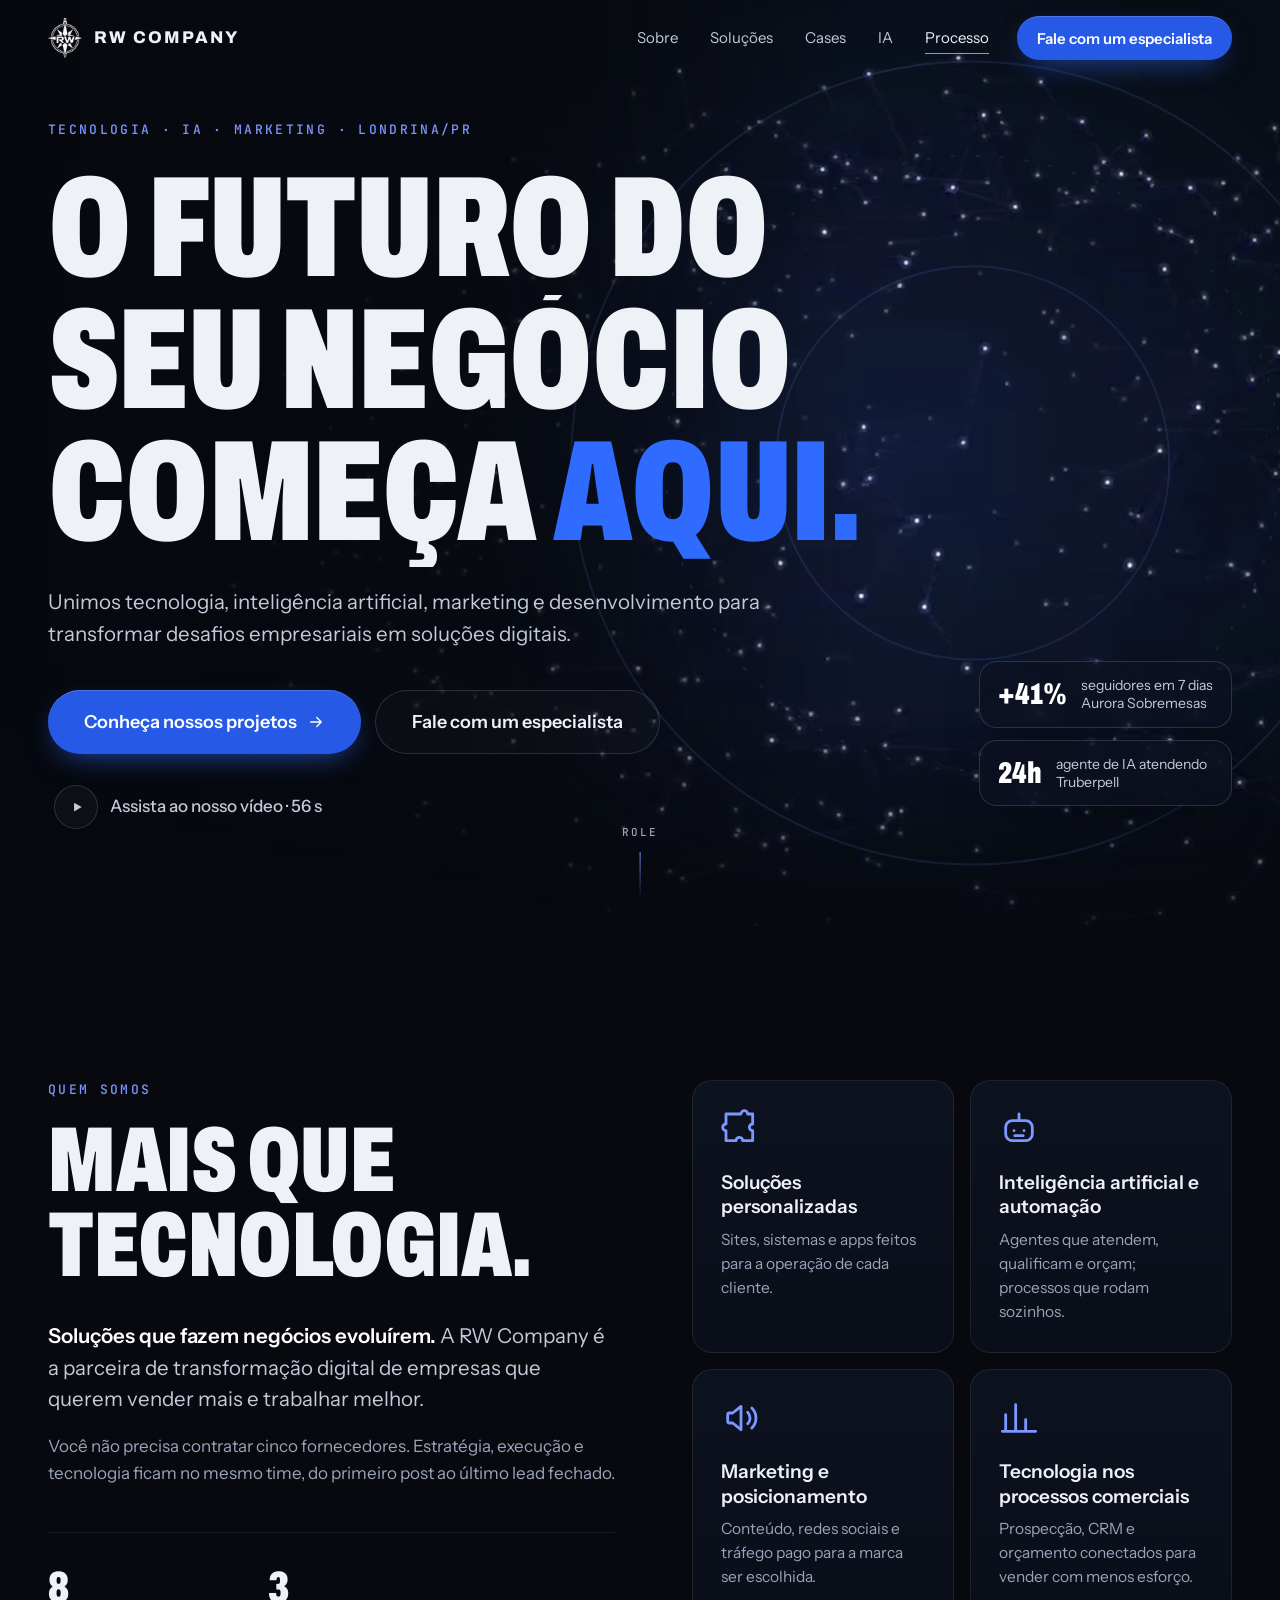
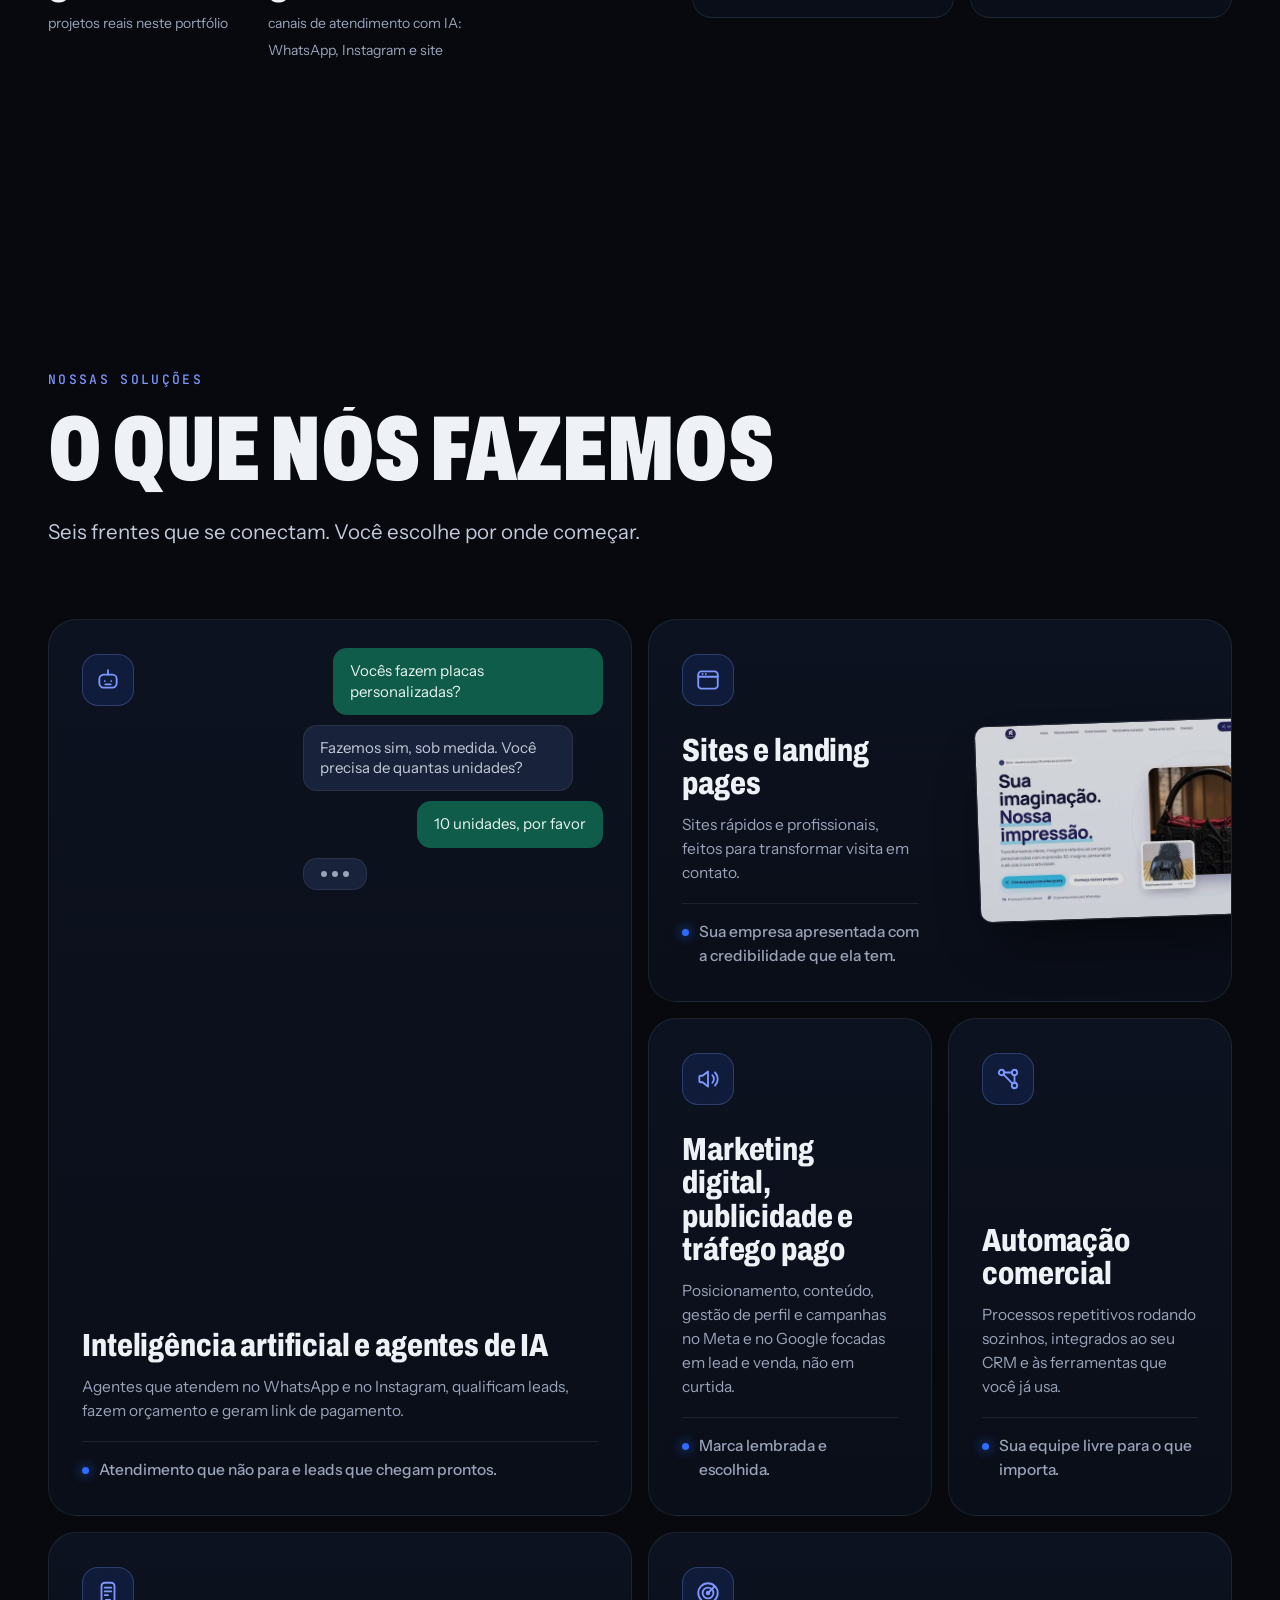
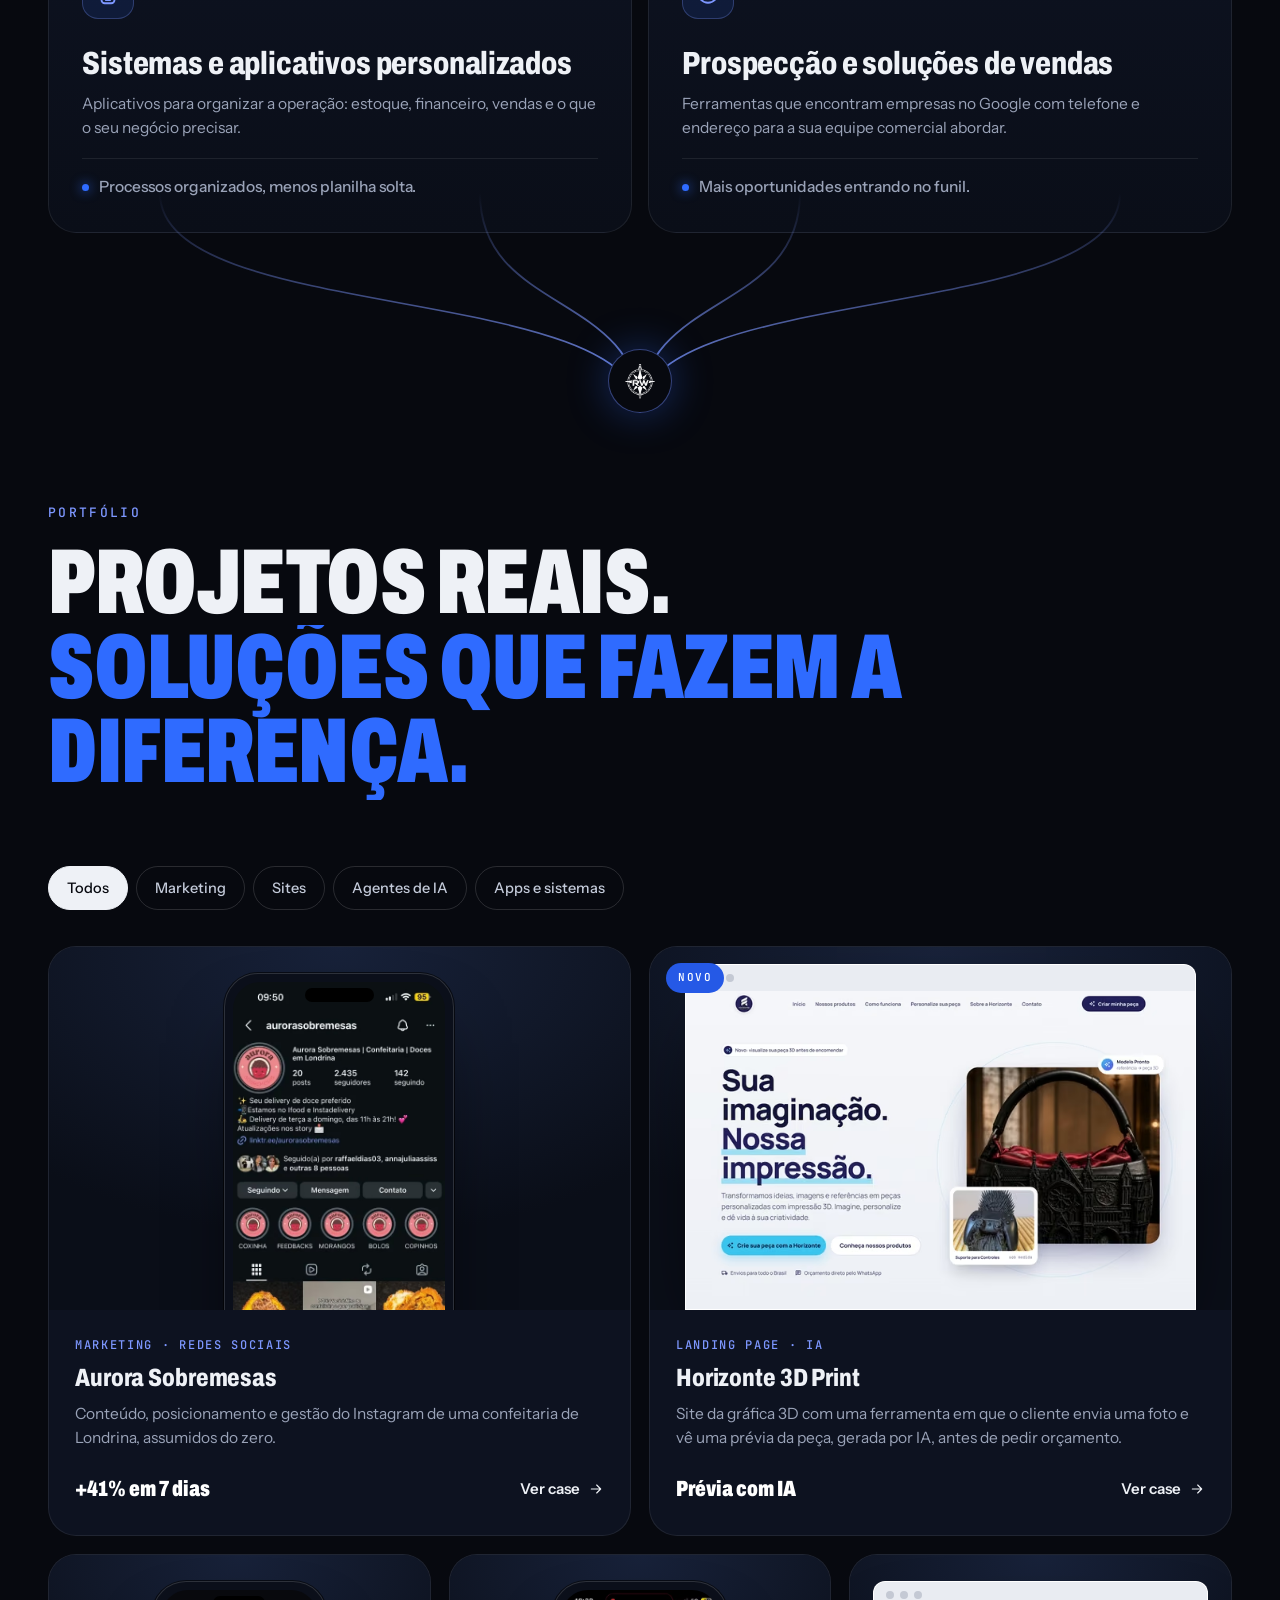
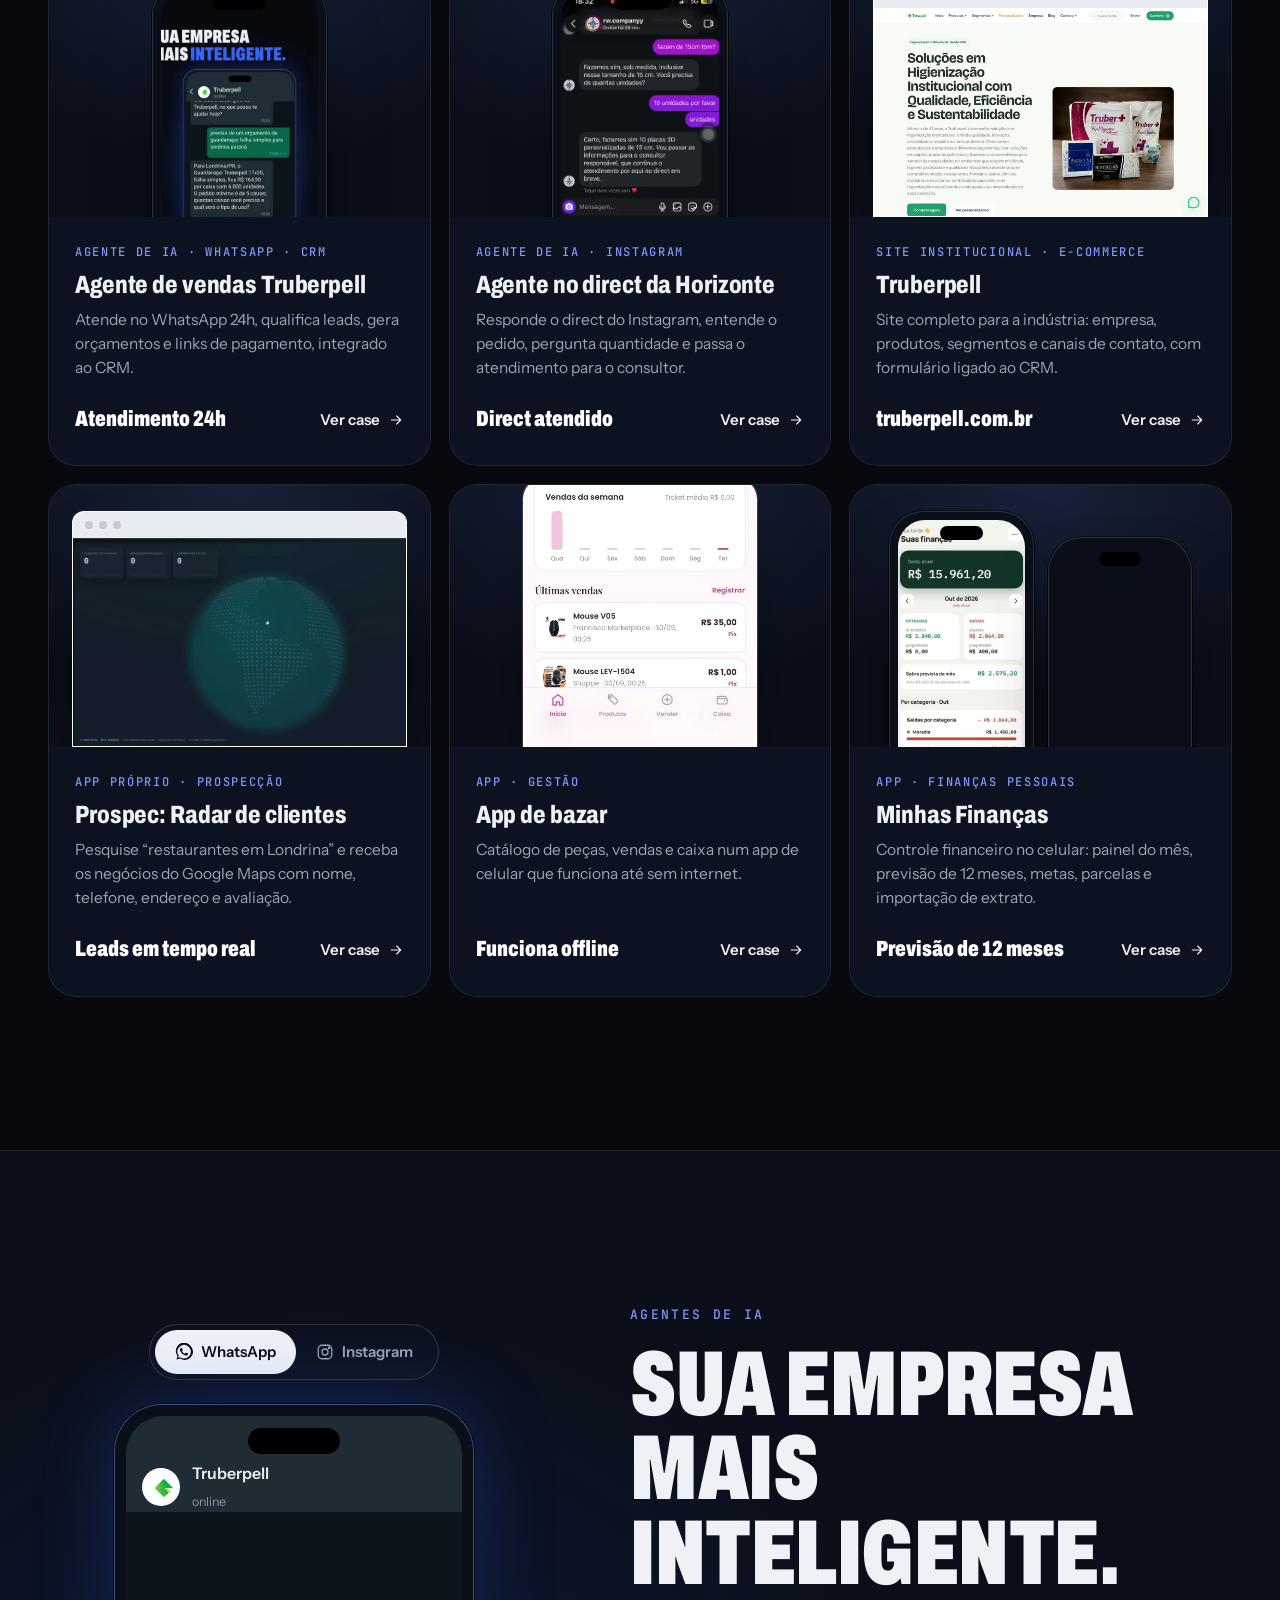
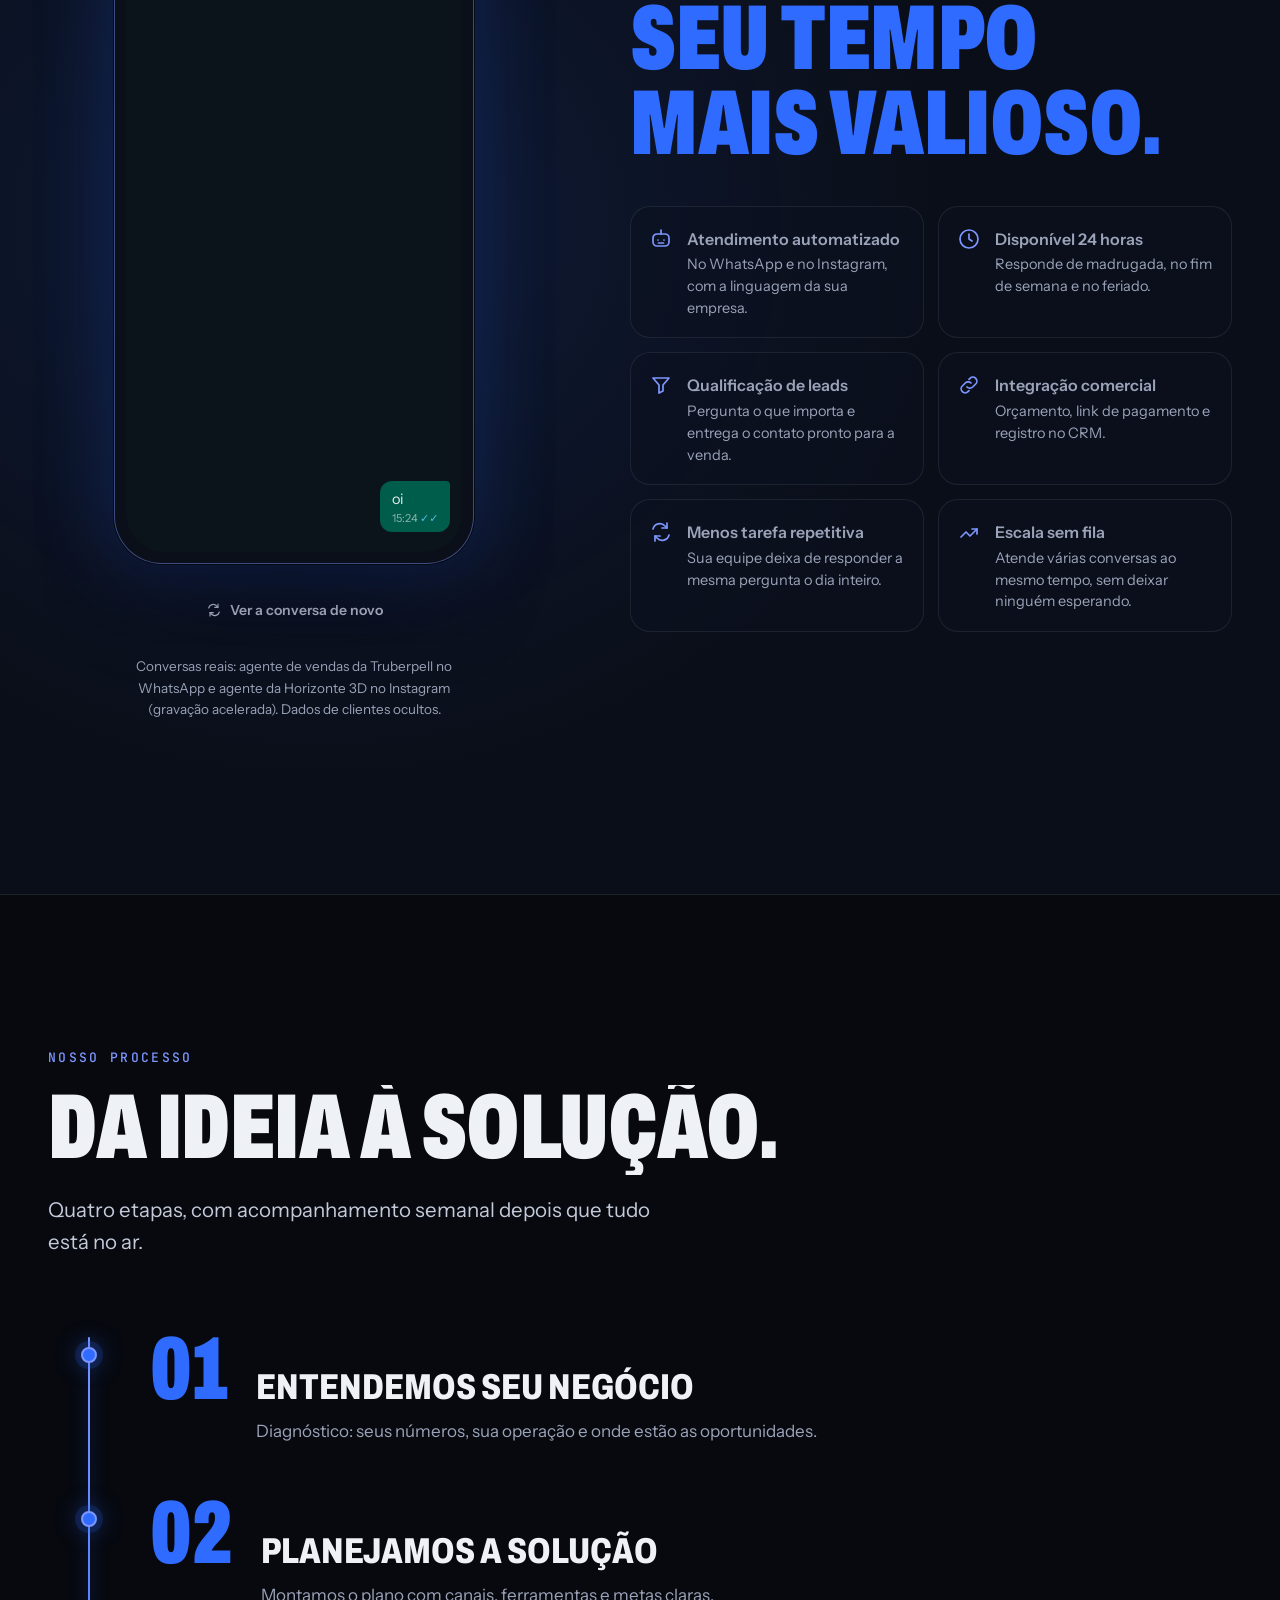
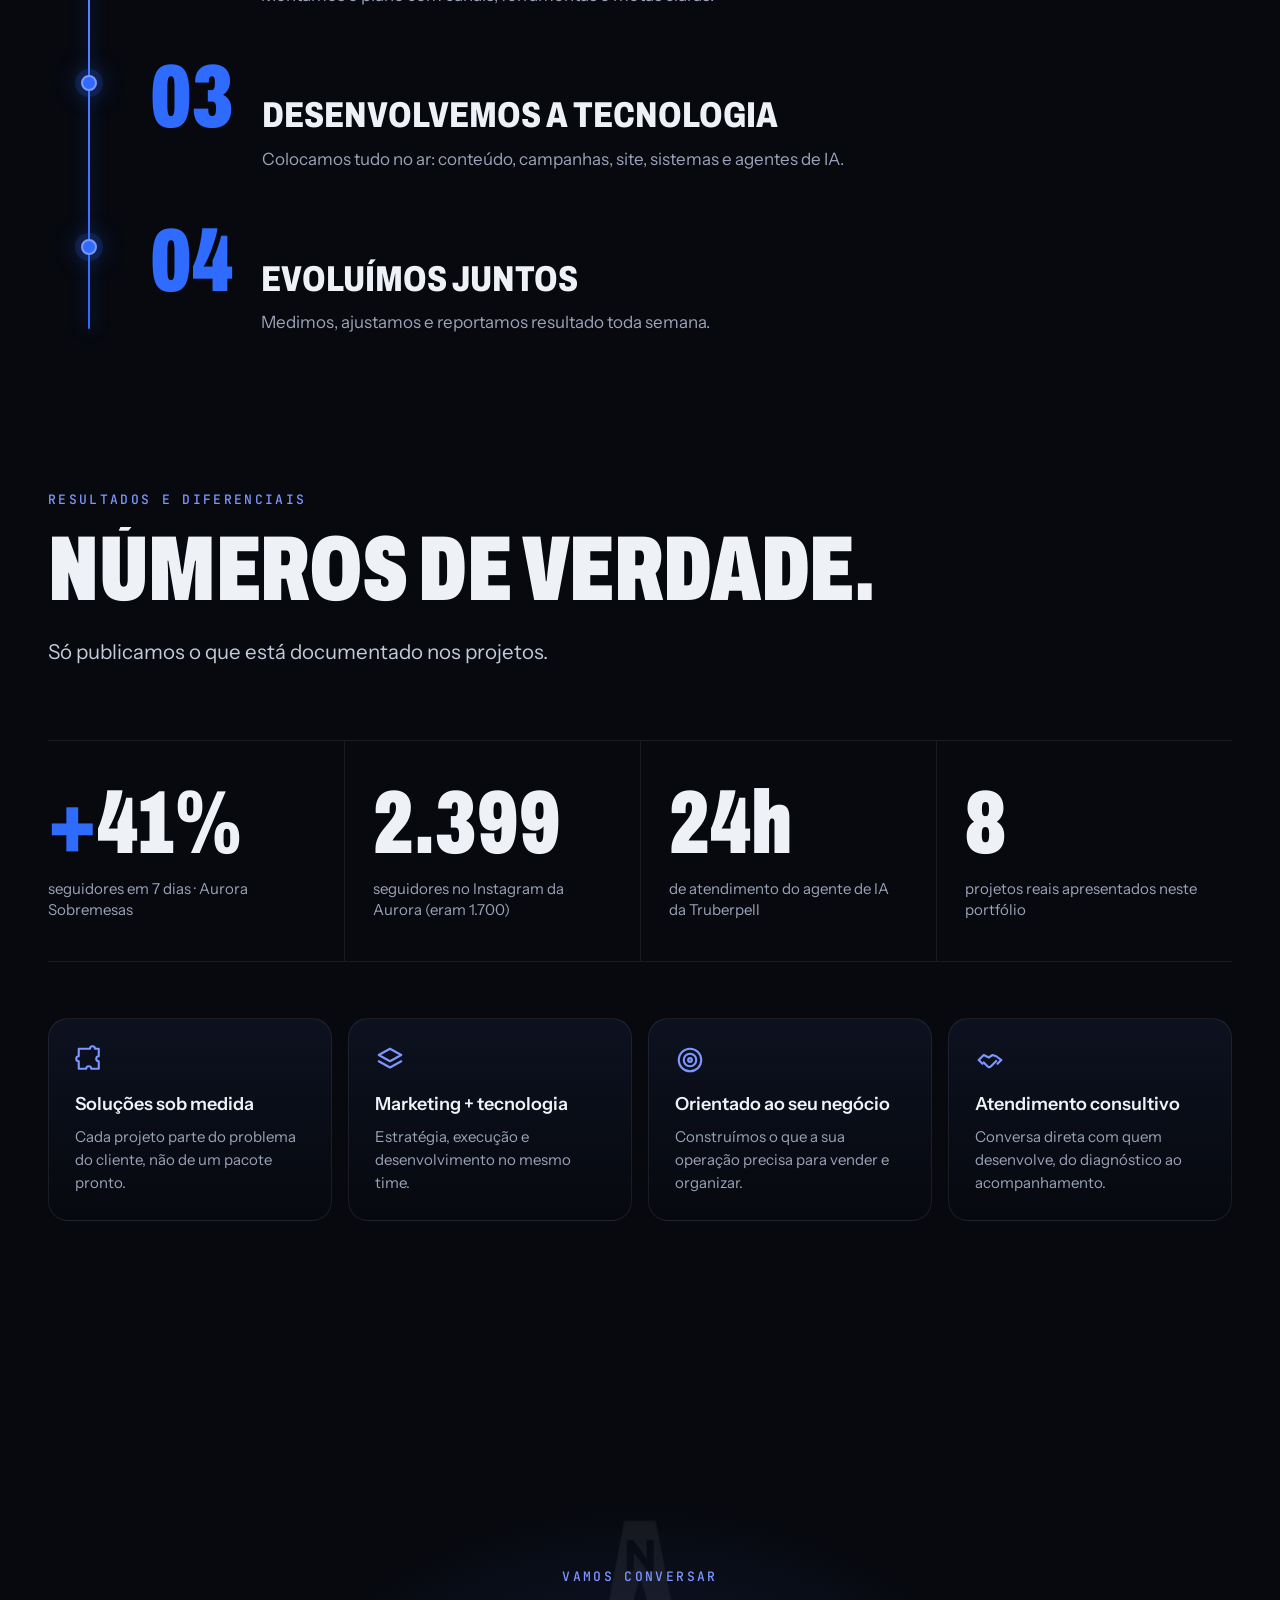
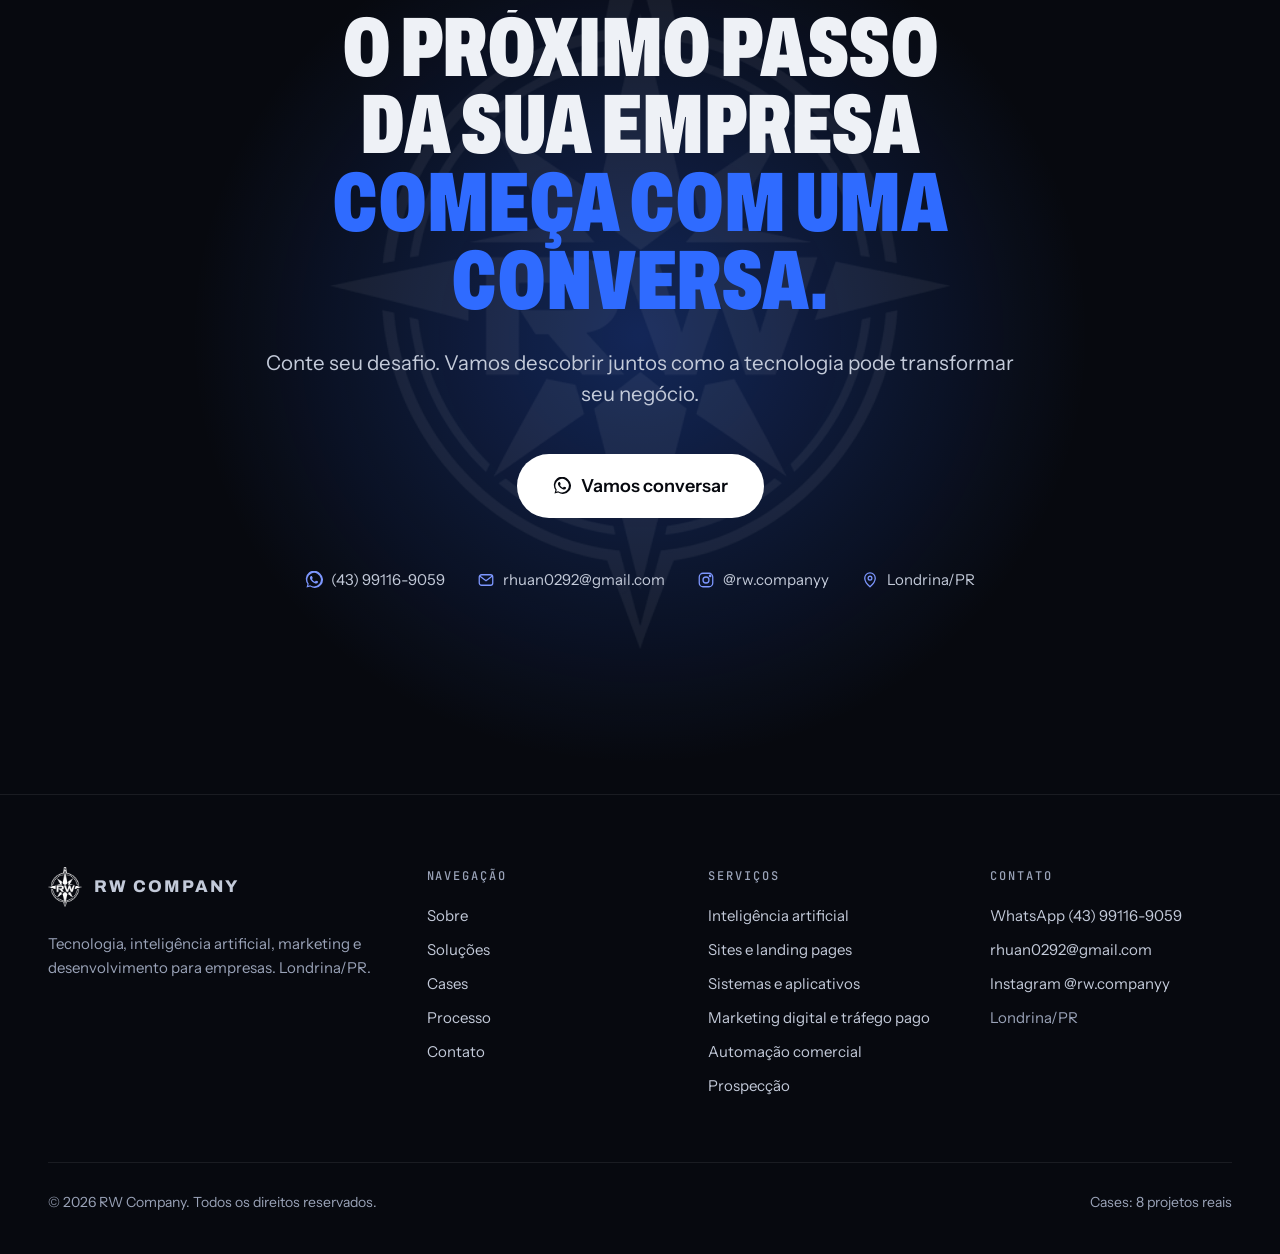
<file: index.html>
<!doctype html>
<html lang="pt-BR">
<head>
<meta charset="utf-8">
<meta name="viewport" content="width=device-width, initial-scale=1, viewport-fit=cover">
<title>RW Company | Tecnologia, IA e marketing para empresas</title>
<meta name="description" content="Unimos tecnologia, inteligência artificial, marketing e desenvolvimento para transformar desafios empresariais em soluções digitais. Londrina/PR.">
<link rel="canonical" href="https://rwcompany.com.br/">
<meta name="theme-color" content="#07090F">
<meta name="color-scheme" content="dark">
<meta property="og:type" content="website">
<meta property="og:locale" content="pt_BR">
<meta property="og:site_name" content="RW Company">
<meta property="og:title" content="RW Company | Tecnologia, IA e marketing para empresas">
<meta property="og:description" content="Unimos tecnologia, inteligência artificial, marketing e desenvolvimento para transformar desafios empresariais em soluções digitais. Londrina/PR.">
<meta property="og:url" content="https://rwcompany.com.br/">
<meta property="og:image" content="https://rwcompany.com.br/assets/img/og.png">
<meta property="og:image:width" content="1200">
<meta property="og:image:height" content="630">
<meta name="twitter:card" content="summary_large_image">
<link rel="icon" href="assets/img/favicon-32.png" sizes="32x32" type="image/png">
<link rel="apple-touch-icon" href="assets/img/apple-touch-icon.png">
<link rel="manifest" href="site.webmanifest">
<link rel="preload" href="assets/fonts/archivo-display.woff2" as="font" type="font/woff2" crossorigin>
<link rel="preload" href="assets/fonts/instrument-sans.woff2" as="font" type="font/woff2" crossorigin>
<link rel="stylesheet" href="assets/css/site.min.css">
<script type="application/ld+json">[{"@context": "https://schema.org", "@type": "ProfessionalService", "name": "RW Company", "url": "https://rwcompany.com.br/", "logo": "https://rwcompany.com.br/assets/img/icon-512.png", "image": "https://rwcompany.com.br/assets/img/og.png", "description": "Tecnologia, inteligência artificial, marketing e desenvolvimento para empresas.", "telephone": "+55-43-99116-9059", "email": "rhuan0292@gmail.com", "address": {"@type": "PostalAddress", "addressLocality": "Londrina", "addressRegion": "PR", "addressCountry": "BR"}, "areaServed": "BR", "sameAs": ["https://instagram.com/rw.companyy"]}, {"@context": "https://schema.org", "@type": "WebSite", "name": "RW Company", "url": "https://rwcompany.com.br/", "inLanguage": "pt-BR"}]</script>
</head>
<body>
<svg width="0" height="0" style="position:absolute" aria-hidden="true"><symbol id="i-arrow" viewBox="0 0 24 24" fill="none" stroke="currentColor" stroke-width="1.7" stroke-linecap="round" stroke-linejoin="round"><path d="M5 12h14M13 6l6 6-6 6"/></symbol><symbol id="i-play" viewBox="0 0 24 24" fill="none" stroke="currentColor" stroke-width="1.7" stroke-linecap="round" stroke-linejoin="round"><path d="M7 4.5v15l13-7.5z" fill="currentColor" stroke="none"/></symbol><symbol id="i-close" viewBox="0 0 24 24" fill="none" stroke="currentColor" stroke-width="1.7" stroke-linecap="round" stroke-linejoin="round"><path d="M6 6l12 12M18 6L6 18"/></symbol><symbol id="i-spark" viewBox="0 0 24 24" fill="none" stroke="currentColor" stroke-width="1.7" stroke-linecap="round" stroke-linejoin="round"><path d="M12 3v4M12 17v4M3 12h4M17 12h4M6.3 6.3l2.5 2.5M15.2 15.2l2.5 2.5M6.3 17.7l2.5-2.5M15.2 8.8l2.5-2.5"/></symbol><symbol id="i-bot" viewBox="0 0 24 24" fill="none" stroke="currentColor" stroke-width="1.7" stroke-linecap="round" stroke-linejoin="round"><rect x="4" y="7" width="16" height="12" rx="4"/><path d="M12 3v4M9 13h.01M15 13h.01M9.5 16h5"/></symbol><symbol id="i-browser" viewBox="0 0 24 24" fill="none" stroke="currentColor" stroke-width="1.7" stroke-linecap="round" stroke-linejoin="round"><rect x="3" y="4" width="18" height="16" rx="3"/><path d="M3 9h18M7 6.5h.01M10 6.5h.01"/></symbol><symbol id="i-app" viewBox="0 0 24 24" fill="none" stroke="currentColor" stroke-width="1.7" stroke-linecap="round" stroke-linejoin="round"><rect x="6" y="2.5" width="12" height="19" rx="3"/><path d="M10 18.5h4"/><path d="M9 7h6M9 10.5h6M9 14h3"/></symbol><symbol id="i-megaphone" viewBox="0 0 24 24" fill="none" stroke="currentColor" stroke-width="1.7" stroke-linecap="round" stroke-linejoin="round"><path d="M4 10v4a1 1 0 0 0 1 1h2l5 4V5L7 9H5a1 1 0 0 0-1 1z"/><path d="M16 8.5a5 5 0 0 1 0 7M18.5 6a8.5 8.5 0 0 1 0 12"/></symbol><symbol id="i-flow" viewBox="0 0 24 24" fill="none" stroke="currentColor" stroke-width="1.7" stroke-linecap="round" stroke-linejoin="round"><circle cx="6" cy="6" r="2.5"/><circle cx="18" cy="18" r="2.5"/><circle cx="18" cy="6" r="2.5"/><path d="M8.5 6h7M18 8.5v7M7.8 7.8l8.4 8.4"/></symbol><symbol id="i-radar" viewBox="0 0 24 24" fill="none" stroke="currentColor" stroke-width="1.7" stroke-linecap="round" stroke-linejoin="round"><circle cx="12" cy="12" r="9"/><circle cx="12" cy="12" r="5"/><path d="M12 12l6-6"/><circle cx="12" cy="12" r="1.2" fill="currentColor"/></symbol><symbol id="i-compass" viewBox="0 0 24 24" fill="none" stroke="currentColor" stroke-width="1.7" stroke-linecap="round" stroke-linejoin="round"><circle cx="12" cy="12" r="9"/><path d="M15.5 8.5l-2 5-5 2 2-5z"/></symbol><symbol id="i-target" viewBox="0 0 24 24" fill="none" stroke="currentColor" stroke-width="1.7" stroke-linecap="round" stroke-linejoin="round"><circle cx="12" cy="12" r="9"/><circle cx="12" cy="12" r="5"/><circle cx="12" cy="12" r="1.5"/></symbol><symbol id="i-layers" viewBox="0 0 24 24" fill="none" stroke="currentColor" stroke-width="1.7" stroke-linecap="round" stroke-linejoin="round"><path d="M12 3l9 5-9 5-9-5z"/><path d="M3 13l9 5 9-5"/></symbol><symbol id="i-chart" viewBox="0 0 24 24" fill="none" stroke="currentColor" stroke-width="1.7" stroke-linecap="round" stroke-linejoin="round"><path d="M4 20V10M10 20V4M16 20v-7M22 20H2"/></symbol><symbol id="i-clock" viewBox="0 0 24 24" fill="none" stroke="currentColor" stroke-width="1.7" stroke-linecap="round" stroke-linejoin="round"><circle cx="12" cy="12" r="9"/><path d="M12 7v5l3 2"/></symbol><symbol id="i-filter" viewBox="0 0 24 24" fill="none" stroke="currentColor" stroke-width="1.7" stroke-linecap="round" stroke-linejoin="round"><path d="M4 5h16l-6 7v6l-4 2v-8z"/></symbol><symbol id="i-link" viewBox="0 0 24 24" fill="none" stroke="currentColor" stroke-width="1.7" stroke-linecap="round" stroke-linejoin="round"><path d="M10 14a4 4 0 0 0 5.7 0l3-3a4 4 0 0 0-5.7-5.7l-1 1"/><path d="M14 10a4 4 0 0 0-5.7 0l-3 3a4 4 0 0 0 5.7 5.7l1-1"/></symbol><symbol id="i-repeat" viewBox="0 0 24 24" fill="none" stroke="currentColor" stroke-width="1.7" stroke-linecap="round" stroke-linejoin="round"><path d="M4 9a7 7 0 0 1 12-3l2 2M20 15a7 7 0 0 1-12 3l-2-2"/><path d="M18 3v5h-5M6 21v-5h5"/></symbol><symbol id="i-scale" viewBox="0 0 24 24" fill="none" stroke="currentColor" stroke-width="1.7" stroke-linecap="round" stroke-linejoin="round"><path d="M4 17l5-5 4 4 7-7"/><path d="M15 9h5v5"/></symbol><symbol id="i-handshake" viewBox="0 0 24 24" fill="none" stroke="currentColor" stroke-width="1.7" stroke-linecap="round" stroke-linejoin="round"><path d="M3 12l4-4 4 2 3-2 3 1 4 3"/><path d="M7 14l3 3c.8.8 2 .8 2.8 0l4.2-4.2"/><path d="M3 12l3 3M21 12l-3 3"/></symbol><symbol id="i-puzzle" viewBox="0 0 24 24" fill="none" stroke="currentColor" stroke-width="1.7" stroke-linecap="round" stroke-linejoin="round"><path d="M9 3h3a2 2 0 1 1 4 0h3v6a2 2 0 1 0 0 4v6h-6a2 2 0 1 0-4 0H3v-6a2 2 0 1 1 0-4V3z"/></symbol><symbol id="i-whatsapp" viewBox="0 0 24 24" fill="none" stroke="currentColor" stroke-width="1.7" stroke-linecap="round" stroke-linejoin="round"><path d="M20.5 3.5A11 11 0 0 0 3.3 17.2L2 22l4.9-1.3A11 11 0 0 0 20.5 3.5zm-8.5 17a9 9 0 0 1-4.6-1.3l-.3-.2-2.9.8.8-2.8-.2-.3a9 9 0 1 1 7.2 3.8zm5-6.7c-.3-.1-1.6-.8-1.9-.9-.3-.1-.4-.1-.6.1l-.9 1.1c-.2.2-.3.2-.6.1a7.3 7.3 0 0 1-3.6-3.2c-.3-.5.3-.4.8-1.4.1-.2 0-.3 0-.5l-.9-2c-.2-.5-.4-.4-.6-.4h-.5a1 1 0 0 0-.7.3 3 3 0 0 0-.9 2.2 5.2 5.2 0 0 0 1.1 2.8 11.9 11.9 0 0 0 4.6 4c1.7.7 2.3.8 3.1.7.5-.1 1.6-.7 1.8-1.3.2-.6.2-1.2.2-1.3-.1-.1-.3-.2-.6-.3z" fill="currentColor" stroke="none"/></symbol><symbol id="i-instagram" viewBox="0 0 24 24" fill="none" stroke="currentColor" stroke-width="1.7" stroke-linecap="round" stroke-linejoin="round"><rect x="3" y="3" width="18" height="18" rx="5"/><circle cx="12" cy="12" r="4"/><circle cx="17.5" cy="6.5" r="1" fill="currentColor"/></symbol><symbol id="i-mail" viewBox="0 0 24 24" fill="none" stroke="currentColor" stroke-width="1.7" stroke-linecap="round" stroke-linejoin="round"><rect x="3" y="5" width="18" height="14" rx="3"/><path d="M4 7l8 6 8-6"/></symbol><symbol id="i-pin" viewBox="0 0 24 24" fill="none" stroke="currentColor" stroke-width="1.7" stroke-linecap="round" stroke-linejoin="round"><path d="M12 21s-7-6.2-7-11.5a7 7 0 0 1 14 0C19 14.8 12 21 12 21z"/><circle cx="12" cy="9.5" r="2.5"/></symbol></svg>
<a class="skip" href="#conteudo">Pular para o conteúdo</a>
<div class="progress" aria-hidden="true"></div>
<header class="header">
  <div class="container header__inner">
    <a class="brand" href="#topo" aria-label="RW Company, página inicial"><img src="assets/img/logo-48.webp" srcset="assets/img/logo-96.webp 2x" width="34" height="40" alt=""><span>RW COMPANY</span></a>
    <button class="menu-btn" type="button" aria-expanded="false" aria-controls="nav" aria-label="Abrir menu"><span></span></button>
    <nav class="nav" id="nav" aria-label="Principal">
      <a class="nav__link" href="#sobre">Sobre</a><a class="nav__link" href="#solucoes">Soluções</a><a class="nav__link" href="#cases">Cases</a><a class="nav__link" href="#ia">IA</a><a class="nav__link" href="#processo">Processo</a>
      <a class="btn btn--primary btn--sm" href="https://wa.me/5543991169059?text=Ol%C3%A1%21%20Vim%20pelo%20site%20da%20RW%20Company%20e%20quero%20conversar%20sobre%20meu%20neg%C3%B3cio." target="_blank" rel="noopener">Fale com um especialista</a>
    </nav>
  </div>
</header>

<main id="conteudo">

  <!-- 1. HERO -->
  <section class="hero" id="topo" aria-labelledby="hero-title">
    <div class="hero__bg" aria-hidden="true"></div>
    <div class="hero__grid" aria-hidden="true"></div>
    <video class="hero__video" muted loop playsinline preload="none" aria-hidden="true" tabindex="-1">
      <source data-src="assets/video/hero-loop.webm" type="video/webm"><source data-src="assets/video/hero-loop.mp4" type="video/mp4">
    </video>
    <div class="hero__shade" aria-hidden="true"></div>
    <svg class="hero__orbit" viewBox="0 0 400 400" aria-hidden="true"><circle cx="200" cy="200" r="196"/><circle class="dash" cx="200" cy="200" r="150"/><circle cx="200" cy="200" r="96"/></svg>
    <div class="container">
      <div class="hero__content">
        <p class="eyebrow hero-in" style="--i:0">Tecnologia · IA · Marketing · Londrina/PR</p>
        <h1 class="hero__title display h-hero" id="hero-title">
          <span class="mask"><span style="--i:1">O futuro do</span></span>
          <span class="mask"><span style="--i:2">seu negócio</span></span>
          <span class="mask"><span style="--i:3">começa <span class="accent">aqui.</span></span></span>
        </h1>
        <p class="lead hero-in" style="--i:5">Unimos tecnologia, inteligência artificial, marketing e desenvolvimento para transformar desafios empresariais em soluções digitais.</p>
        <div class="hero__actions hero-in" style="--i:6">
          <a class="btn btn--primary btn--lg" href="#cases">Conheça nossos projetos <svg class="arrow" aria-hidden="true"><use href="#i-arrow"/></svg></a>
          <a class="btn btn--ghost btn--lg" href="https://wa.me/5543991169059?text=Ol%C3%A1%21%20Vim%20pelo%20site%20da%20RW%20Company%20e%20quero%20conversar%20sobre%20meu%20neg%C3%B3cio." target="_blank" rel="noopener">Fale com um especialista</a>
        </div>
        <button class="hero__play hero-in" style="--i:7" type="button" data-open-video><span class="hero__play-ico"><svg aria-hidden="true"><use href="#i-play"/></svg></span>Assista ao nosso vídeo · 56 s</button>
      </div>
    </div>
    <div class="hero__proof hero-in" style="--i:8" aria-label="Resultados reais">
      <div class="chip-proof"><b>+41%</b><span>seguidores em 7 dias<br>Aurora Sobremesas</span></div>
      <div class="chip-proof"><b>24h</b><span>agente de IA atendendo<br>Truberpell</span></div>
    </div>
    <a class="scroll-cue" href="#sobre" aria-label="Role para a próxima seção"><span>ROLE</span><i></i></a>
  </section>

  <!-- 2. QUEM SOMOS -->
  <section class="section" id="sobre" aria-labelledby="sobre-title">
    <div class="container about">
      <div class="about__text">
        <p class="eyebrow" data-reveal>Quem somos</p>
        <h2 class="display h-section about__title mask-group" id="sobre-title">
          <span class="mask"><span style="--i:0">Mais que</span></span><span class="mask"><span style="--i:1">tecnologia.</span></span>
        </h2>
        <p class="lead" data-reveal><strong style="color:#fff;font-weight:600">Soluções que fazem negócios evoluírem.</strong> A RW Company é a parceira de transformação digital de empresas que querem vender mais e trabalhar melhor.</p>
        <p class="muted" data-reveal style="--i:1">Você não precisa contratar cinco fornecedores. Estratégia, execução e tecnologia ficam no mesmo time, do primeiro post ao último lead fechado.</p>
        <div class="about__stats" data-reveal style="--i:2">
          <div><b>8</b><span>projetos reais neste portfólio</span></div>
          <div><b>3</b><span>canais de atendimento com IA:<br>WhatsApp, Instagram e site</span></div>
        </div>
      </div>
      <div class="pillars">
        <article class="pillar" data-reveal style="--i:0"><svg aria-hidden="true"><use href="#i-puzzle"/></svg><h3>Soluções personalizadas</h3><p>Sites, sistemas e apps feitos para a operação de cada cliente.</p></article>
        <article class="pillar" data-reveal style="--i:1"><svg aria-hidden="true"><use href="#i-bot"/></svg><h3>Inteligência artificial e automação</h3><p>Agentes que atendem, qualificam e orçam; processos que rodam sozinhos.</p></article>
        <article class="pillar" data-reveal style="--i:2"><svg aria-hidden="true"><use href="#i-megaphone"/></svg><h3>Marketing e posicionamento</h3><p>Conteúdo, redes sociais e tráfego pago para a marca ser escolhida.</p></article>
        <article class="pillar" data-reveal style="--i:3"><svg aria-hidden="true"><use href="#i-chart"/></svg><h3>Tecnologia nos processos comerciais</h3><p>Prospecção, CRM e orçamento conectados para vender com menos esforço.</p></article>
      </div>
    </div>
  </section>

  <!-- 3. SOLUÇÕES -->
  <section class="section" id="solucoes" aria-labelledby="sol-title" style="padding-bottom:0">
    <div class="container">
      <div class="sec-head">
        <div><p class="eyebrow" data-reveal>Nossas soluções</p><h2 class="display h-section mask-group" id="sol-title"><span class="mask"><span>O que nós fazemos</span></span></h2></div>
        <p class="lead" data-reveal>Seis frentes que se conectam. Você escolhe por onde começar.</p>
      </div>
      <div class="bento">
        <article class="tile tile--ia" data-reveal style="--i:0">
        <span class="tile__ico"><svg aria-hidden="true"><use href="#i-bot"/></svg></span><div class="tile__art" aria-hidden="true"><div class="mini-bubble mini-bubble--me">Vocês fazem placas personalizadas?</div><div class="mini-bubble">Fazemos sim, sob medida. Você precisa de quantas unidades?</div><div class="mini-bubble mini-bubble--me">10 unidades, por favor</div><div class="mini-bubble mini-bubble--typing"><i></i><i></i><i></i></div></div>
        <h3 class="h-card">Inteligência artificial e agentes de IA</h3><p>Agentes que atendem no WhatsApp e no Instagram, qualificam leads, fazem orçamento e geram link de pagamento.</p><p class="tile__benefit">Atendimento que não para e leads que chegam prontos.</p>
      </article><article class="tile tile--sites" data-reveal style="--i:1">
        <span class="tile__ico"><svg aria-hidden="true"><use href="#i-browser"/></svg></span><div class="tile__art" aria-hidden="true"><img src="assets/img/horizonte-site-640.webp" width="640" height="400" alt="" loading="lazy" decoding="async"></div>
        <h3 class="h-card">Sites e landing pages</h3><p>Sites rápidos e profissionais, feitos para transformar visita em contato.</p><p class="tile__benefit">Sua empresa apresentada com a credibilidade que ela tem.</p>
      </article><article class="tile " data-reveal style="--i:2">
        <span class="tile__ico"><svg aria-hidden="true"><use href="#i-megaphone"/></svg></span>
        <h3 class="h-card">Marketing digital, publicidade e tráfego pago</h3><p>Posicionamento, conteúdo, gestão de perfil e campanhas no Meta e no Google focadas em lead e venda, não em curtida.</p><p class="tile__benefit">Marca lembrada e escolhida.</p>
      </article><article class="tile " data-reveal style="--i:0">
        <span class="tile__ico"><svg aria-hidden="true"><use href="#i-flow"/></svg></span>
        <h3 class="h-card">Automação comercial</h3><p>Processos repetitivos rodando sozinhos, integrados ao seu CRM e às ferramentas que você já usa.</p><p class="tile__benefit">Sua equipe livre para o que importa.</p>
      </article><article class="tile tile--sistemas" data-reveal style="--i:1">
        <span class="tile__ico"><svg aria-hidden="true"><use href="#i-app"/></svg></span>
        <h3 class="h-card">Sistemas e aplicativos personalizados</h3><p>Aplicativos para organizar a operação: estoque, financeiro, vendas e o que o seu negócio precisar.</p><p class="tile__benefit">Processos organizados, menos planilha solta.</p>
      </article><article class="tile tile--prospec" data-reveal style="--i:2">
        <span class="tile__ico"><svg aria-hidden="true"><use href="#i-radar"/></svg></span>
        <h3 class="h-card">Prospecção e soluções de vendas</h3><p>Ferramentas que encontram empresas no Google com telefone e endereço para a sua equipe comercial abordar.</p><p class="tile__benefit">Mais oportunidades entrando no funil.</p>
      </article>
      </div>
    </div>
    <div class="container connector" aria-hidden="true">
      <svg viewBox="0 0 1000 200" preserveAspectRatio="none">
        <defs><linearGradient id="cgrad" x1="0" y1="0" x2="0" y2="1"><stop offset="0" stop-color="#7d97ff" stop-opacity="0"/><stop offset="1" stop-color="#7d97ff"/></linearGradient></defs>
        <path style="--i:0;--len:620" d="M125 0 C125 120 500 80 500 200"/>
        <path style="--i:1;--len:520" d="M375 0 C375 110 500 90 500 200"/>
        <path style="--i:1;--len:520" d="M625 0 C625 110 500 90 500 200"/>
        <path style="--i:0;--len:620" d="M875 0 C875 120 500 80 500 200"/>
      </svg>
      <span class="node"><img src="assets/img/logo-96.webp" width="30" height="35" alt=""></span>
    </div>
  </section>

  <!-- 4. PORTFÓLIO -->
  <section class="section" id="cases" aria-labelledby="cases-title" style="padding-top:clamp(56px,7vw,96px)">
    <div class="container">
      <div class="sec-head">
        <div><p class="eyebrow" data-reveal>Portfólio</p><h2 class="display h-section mask-group" id="cases-title"><span class="mask"><span style="--i:0">Projetos reais.</span></span><span class="mask"><span style="--i:1" class="accent">Soluções que fazem a diferença.</span></span></h2></div>
      </div>
      <div class="filters" role="group" aria-label="Filtrar projetos">
        <button class="filter" type="button" data-filter="all" aria-pressed="true">Todos</button><button class="filter" type="button" data-filter="marketing" aria-pressed="false">Marketing</button><button class="filter" type="button" data-filter="sites" aria-pressed="false">Sites</button><button class="filter" type="button" data-filter="ia" aria-pressed="false">Agentes de IA</button><button class="filter" type="button" data-filter="apps" aria-pressed="false">Apps e sistemas</button>
      </div>
      <p class="sr-only" id="filter-status" aria-live="polite"></p>
      <div class="cases">
        <article class="case case--wide" data-cat="marketing" data-reveal style="--i:0">
  <div class="case__media"><div class="device-phone"><picture><source type="image/avif" srcset="assets/img/aurora-472.avif 472w" sizes="(max-width: 680px) 50vw, 230px"><source type="image/webp" srcset="assets/img/aurora-472.webp 472w" sizes="(max-width: 680px) 50vw, 230px"><img src="assets/img/aurora-472.webp" width="472" height="1024" alt="Perfil real da Aurora Sobremesas no Instagram" loading="lazy" decoding="async"></picture></div></div>
  <div class="case__body">
    <p class="case__kicker">Marketing · Redes sociais</p>
    <h3 class="case__title h-card"><a class="case__link" href="cases/aurora-sobremesas/">Aurora Sobremesas</a></h3>
    <p class="case__text">Conteúdo, posicionamento e gestão do Instagram de uma confeitaria de Londrina, assumidos do zero.</p>
    <div class="case__more"><span class="case__result">+41% em 7 dias</span><span class="case__cta">Ver case <svg aria-hidden="true"><use href="#i-arrow"/></svg></span></div>
  </div>
</article><article class="case case--wide" data-cat="sites ia" data-reveal style="--i:1">
  <span class="badge-new">NOVO</span><div class="case__media"><div class="device-browser"><div class="device-browser__bar" aria-hidden="true"><i></i><i></i><i></i></div><picture><source type="image/avif" srcset="assets/img/horizonte-site-640.avif 640w, assets/img/horizonte-site-1200.avif 1200w" sizes="(max-width: 680px) 90vw, 33vw"><source type="image/webp" srcset="assets/img/horizonte-site-640.webp 640w, assets/img/horizonte-site-1200.webp 1200w" sizes="(max-width: 680px) 90vw, 33vw"><img src="assets/img/horizonte-site-1200.webp" width="640" height="400" alt="Página inicial da Horizonte 3D Print" loading="lazy" decoding="async"></picture></div></div>
  <div class="case__body">
    <p class="case__kicker">Landing page · IA</p>
    <h3 class="case__title h-card"><a class="case__link" href="cases/horizonte-3d/">Horizonte 3D Print</a></h3>
    <p class="case__text">Site da gráfica 3D com uma ferramenta em que o cliente envia uma foto e vê uma prévia da peça, gerada por IA, antes de pedir orçamento.</p>
    <div class="case__more"><span class="case__result">Prévia com IA</span><span class="case__cta">Ver case <svg aria-hidden="true"><use href="#i-arrow"/></svg></span></div>
  </div>
</article><article class="case" data-cat="ia" data-reveal style="--i:2">
  <div class="case__media"><div class="device-phone"><img src="assets/img/case-agente-whatsapp-poster.webp" alt="Agente da Truberpell atendendo no WhatsApp" loading="lazy" decoding="async" width="540" height="960"></div></div>
  <div class="case__body">
    <p class="case__kicker">Agente de IA · WhatsApp · CRM</p>
    <h3 class="case__title h-card"><a class="case__link" href="cases/agente-whatsapp-truberpell/">Agente de vendas Truberpell</a></h3>
    <p class="case__text">Atende no WhatsApp 24h, qualifica leads, gera orçamentos e links de pagamento, integrado ao CRM.</p>
    <div class="case__more"><span class="case__result">Atendimento 24h</span><span class="case__cta">Ver case <svg aria-hidden="true"><use href="#i-arrow"/></svg></span></div>
  </div>
</article><article class="case" data-cat="ia" data-reveal style="--i:0">
  <div class="case__media"><div class="device-phone"><img src="assets/img/agente-instagram-poster.webp" alt="Gravação do agente respondendo no direct do Instagram" loading="lazy" decoding="async" width="540" height="960"></div></div>
  <div class="case__body">
    <p class="case__kicker">Agente de IA · Instagram</p>
    <h3 class="case__title h-card"><a class="case__link" href="cases/agente-instagram-horizonte/">Agente no direct da Horizonte</a></h3>
    <p class="case__text">Responde o direct do Instagram, entende o pedido, pergunta quantidade e passa o atendimento para o consultor.</p>
    <div class="case__more"><span class="case__result">Direct atendido</span><span class="case__cta">Ver case <svg aria-hidden="true"><use href="#i-arrow"/></svg></span></div>
  </div>
</article><article class="case" data-cat="sites" data-reveal style="--i:1">
  <div class="case__media"><div class="device-browser"><div class="device-browser__bar" aria-hidden="true"><i></i><i></i><i></i></div><picture><source type="image/avif" srcset="assets/img/truberpell-site-640.avif 640w, assets/img/truberpell-site-1200.avif 1200w" sizes="(max-width: 680px) 90vw, 33vw"><source type="image/webp" srcset="assets/img/truberpell-site-640.webp 640w, assets/img/truberpell-site-1200.webp 1200w" sizes="(max-width: 680px) 90vw, 33vw"><img src="assets/img/truberpell-site-1200.webp" width="640" height="400" alt="Página inicial do site da Truberpell" loading="lazy" decoding="async"></picture></div></div>
  <div class="case__body">
    <p class="case__kicker">Site institucional · E-commerce</p>
    <h3 class="case__title h-card"><a class="case__link" href="cases/truberpell-site/">Truberpell</a></h3>
    <p class="case__text">Site completo para a indústria: empresa, produtos, segmentos e canais de contato, com formulário ligado ao CRM.</p>
    <div class="case__more"><span class="case__result">truberpell.com.br</span><span class="case__cta">Ver case <svg aria-hidden="true"><use href="#i-arrow"/></svg></span></div>
  </div>
</article><article class="case" data-cat="apps" data-reveal style="--i:2">
  <div class="case__media"><div class="device-browser"><div class="device-browser__bar" aria-hidden="true"><i></i><i></i><i></i></div><picture><source type="image/avif" srcset="assets/img/prospec-1002.avif 1002w" sizes="(max-width: 680px) 90vw, 33vw"><source type="image/webp" srcset="assets/img/prospec-1002.webp 1002w" sizes="(max-width: 680px) 90vw, 33vw"><img src="assets/img/prospec-1002.webp" width="1002" height="477" alt="Painel do app de prospecção" loading="lazy" decoding="async"></picture></div></div>
  <div class="case__body">
    <p class="case__kicker">App próprio · Prospecção</p>
    <h3 class="case__title h-card"><a class="case__link" href="cases/prospec/">Prospec: Radar de clientes</a></h3>
    <p class="case__text">Pesquise “restaurantes em Londrina” e receba os negócios do Google Maps com nome, telefone, endereço e avaliação.</p>
    <div class="case__more"><span class="case__result">Leads em tempo real</span><span class="case__cta">Ver case <svg aria-hidden="true"><use href="#i-arrow"/></svg></span></div>
  </div>
</article><article class="case" data-cat="apps" data-reveal style="--i:0">
  <div class="case__media"><div class="device-screen"><picture><source type="image/avif" srcset="assets/img/bazar-vendas-462.avif 462w" sizes="(max-width: 680px) 62vw, 300px"><source type="image/webp" srcset="assets/img/bazar-vendas-462.webp 462w" sizes="(max-width: 680px) 62vw, 300px"><img src="assets/img/bazar-vendas-462.webp" width="462" height="532" alt="App de bazar: vendas da semana e últimas vendas" loading="lazy" decoding="async"></picture></div></div>
  <div class="case__body">
    <p class="case__kicker">App · Gestão</p>
    <h3 class="case__title h-card"><a class="case__link" href="cases/bazar/">App de bazar</a></h3>
    <p class="case__text">Catálogo de peças, vendas e caixa num app de celular que funciona até sem internet.</p>
    <div class="case__more"><span class="case__result">Funciona offline</span><span class="case__cta">Ver case <svg aria-hidden="true"><use href="#i-arrow"/></svg></span></div>
  </div>
</article><article class="case" data-cat="apps" data-reveal style="--i:1">
  <div class="case__media"><div class="phones-duo"><div class="device-phone"><picture><source type="image/avif" srcset="assets/img/financeiro-dash-390.avif 390w, assets/img/financeiro-dash-780.avif 780w" sizes="(max-width: 680px) 40vw, 190px"><source type="image/webp" srcset="assets/img/financeiro-dash-390.webp 390w, assets/img/financeiro-dash-780.webp 780w" sizes="(max-width: 680px) 40vw, 190px"><img src="assets/img/financeiro-dash-780.webp" width="390" height="844" alt="Telas do app Minhas Finanças com dados ilustrativos" loading="lazy" decoding="async"></picture></div><div class="device-phone"><picture><source type="image/avif" srcset="assets/img/financeiro-previsao-390.avif 390w, assets/img/financeiro-previsao-780.avif 780w" sizes="(max-width: 680px) 40vw, 190px"><source type="image/webp" srcset="assets/img/financeiro-previsao-390.webp 390w, assets/img/financeiro-previsao-780.webp 780w" sizes="(max-width: 680px) 40vw, 190px"><img src="assets/img/financeiro-previsao-780.webp" width="390" height="844" alt="Telas do app Minhas Finanças com dados ilustrativos" loading="lazy" decoding="async"></picture></div></div></div>
  <div class="case__body">
    <p class="case__kicker">App · Finanças pessoais</p>
    <h3 class="case__title h-card"><a class="case__link" href="cases/minhas-financas/">Minhas Finanças</a></h3>
    <p class="case__text">Controle financeiro no celular: painel do mês, previsão de 12 meses, metas, parcelas e importação de extrato.</p>
    <div class="case__more"><span class="case__result">Previsão de 12 meses</span><span class="case__cta">Ver case <svg aria-hidden="true"><use href="#i-arrow"/></svg></span></div>
  </div>
</article>
      </div>
    </div>
  </section>

  <!-- 5. INTELIGÊNCIA ARTIFICIAL -->
  <section class="section ia" id="ia" aria-labelledby="ia-title">
    <div class="container ia__grid">
      <div class="ia__stage">
        <div class="tabs" role="tablist" aria-label="Escolha o canal do agente">
          <button class="tab" role="tab" id="tab-wa" aria-controls="panel-wa" aria-selected="true"><svg aria-hidden="true"><use href="#i-whatsapp"/></svg>WhatsApp</button>
          <button class="tab" role="tab" id="tab-ig" aria-controls="panel-ig" aria-selected="false" tabindex="-1"><svg aria-hidden="true"><use href="#i-instagram"/></svg>Instagram</button>
        </div>
        <div class="phone">
          <div class="phone__screen">
            <div class="phone__island" aria-hidden="true"></div>
            <div class="panel" id="panel-wa" role="tabpanel" aria-labelledby="tab-wa">
              <div class="wa__head"><span class="wa__avatar"><img src="assets/img/tp-avatar.webp" alt="" width="26" height="26"></span><span><span class="wa__name">Truberpell</span><br><span class="wa__status">online</span></span></div>
              <div class="wa__chat" aria-live="polite"></div>
            </div>
            <div class="panel" id="panel-ig" role="tabpanel" aria-labelledby="tab-ig" hidden>
              <video muted loop playsinline preload="none" poster="assets/img/agente-instagram-poster.webp" aria-label="Gravação real do agente da Horizonte 3D respondendo no direct do Instagram">
                <source data-src="assets/video/agente-instagram.webm" type="video/webm"><source data-src="assets/video/agente-instagram.mp4" type="video/mp4">
              </video>
            </div>
          </div>
        </div>
        <button class="replay" type="button"><svg aria-hidden="true"><use href="#i-repeat"/></svg>Ver a conversa de novo</button>
        <p class="ia__note">Conversas reais: agente de vendas da Truberpell no WhatsApp e agente da Horizonte 3D no Instagram (gravação acelerada). Dados de clientes ocultos.</p>
      </div>
      <script>window.RW_CHAT = [{"from": "me", "html": "oi<small>15:24 <b>✓✓</b></small>", "wait": 700}, {"from": "bot", "html": "Olá! Sou a Elisangela da Truberpell, no que posso te ajudar hoje?<small>15:25</small>", "wait": 1500}, {"from": "me", "html": "preciso de um orçamento de guardanapo folha simples para londrina paraná<small>15:26 <b>✓✓</b></small>", "wait": 900}, {"from": "bot", "html": "Para Londrina/PR, o Guardanapo Truberpell 17x20, folha simples, fica R$ 164,90 por caixa com 6.000 unidades. O pedido mínimo é de 5 caixas; quantas caixas você precisa e qual será o tipo de uso?<small>15:26</small>", "wait": 2600}, {"from": "me", "html": "8 caixas<small>15:27 <b>✓✓</b></small>", "wait": 900}, {"from": "bot", "html": "<span class=\"wa__doc\"><span class=\"wa__pdf\">PDF</span><span>orcamento_43.pdf<br><span style=\"font-size:11.5px;color:#8696a0\">PDF • 112 KB</span></span></span>Segue o orçamento para análise e aprovação.<small>15:28</small>", "wait": 1200}];</script>
      <div>
        <p class="eyebrow" data-reveal>Agentes de IA</p>
        <h2 class="display h-section mask-group" id="ia-title" style="margin-top:16px"><span class="mask"><span style="--i:0">Sua empresa mais inteligente.</span></span><span class="mask"><span style="--i:1" class="accent">Seu tempo mais valioso.</span></span></h2>
        <ul class="benefits">
          <li class="benefit" data-reveal style="--i:0"><svg aria-hidden="true"><use href="#i-bot"/></svg><span><b>Atendimento automatizado</b><span>No WhatsApp e no Instagram, com a linguagem da sua empresa.</span></span></li><li class="benefit" data-reveal style="--i:1"><svg aria-hidden="true"><use href="#i-clock"/></svg><span><b>Disponível 24 horas</b><span>Responde de madrugada, no fim de semana e no feriado.</span></span></li><li class="benefit" data-reveal style="--i:0"><svg aria-hidden="true"><use href="#i-filter"/></svg><span><b>Qualificação de leads</b><span>Pergunta o que importa e entrega o contato pronto para a venda.</span></span></li><li class="benefit" data-reveal style="--i:1"><svg aria-hidden="true"><use href="#i-link"/></svg><span><b>Integração comercial</b><span>Orçamento, link de pagamento e registro no CRM.</span></span></li><li class="benefit" data-reveal style="--i:0"><svg aria-hidden="true"><use href="#i-repeat"/></svg><span><b>Menos tarefa repetitiva</b><span>Sua equipe deixa de responder a mesma pergunta o dia inteiro.</span></span></li><li class="benefit" data-reveal style="--i:1"><svg aria-hidden="true"><use href="#i-scale"/></svg><span><b>Escala sem fila</b><span>Atende várias conversas ao mesmo tempo, sem deixar ninguém esperando.</span></span></li>
        </ul>
        <a class="btn btn--primary btn--lg" href="https://wa.me/5543991169059?text=Ol%C3%A1%21%20Vim%20pelo%20site%20da%20RW%20Company%20e%20quero%20automatizar%20o%20atendimento%20da%20minha%20empresa." target="_blank" rel="noopener" data-reveal>Quero automatizar minha empresa <svg class="arrow" aria-hidden="true"><use href="#i-arrow"/></svg></a>
      </div>
    </div>
  </section>

  <!-- 6. PROCESSO -->
  <section class="section" id="processo" aria-labelledby="proc-title">
    <div class="container">
      <div class="sec-head">
        <div><p class="eyebrow" data-reveal>Nosso processo</p><h2 class="display h-section mask-group" id="proc-title"><span class="mask"><span>Da ideia à solução.</span></span></h2></div>
        <p class="lead" data-reveal>Quatro etapas, com acompanhamento semanal depois que tudo está no ar.</p>
      </div>
      <ol class="timeline">
        <li class="timeline__rail" aria-hidden="true"><span class="timeline__fill"></span></li>
        <li class="step" data-reveal><span class="step__n" aria-hidden="true">01</span><h3><span class="sr-only">Etapa 01: </span>Entendemos seu negócio</h3><p>Diagnóstico: seus números, sua operação e onde estão as oportunidades.</p></li><li class="step" data-reveal><span class="step__n" aria-hidden="true">02</span><h3><span class="sr-only">Etapa 02: </span>Planejamos a solução</h3><p>Montamos o plano com canais, ferramentas e metas claras.</p></li><li class="step" data-reveal><span class="step__n" aria-hidden="true">03</span><h3><span class="sr-only">Etapa 03: </span>Desenvolvemos a tecnologia</h3><p>Colocamos tudo no ar: conteúdo, campanhas, site, sistemas e agentes de IA.</p></li><li class="step" data-reveal><span class="step__n" aria-hidden="true">04</span><h3><span class="sr-only">Etapa 04: </span>Evoluímos juntos</h3><p>Medimos, ajustamos e reportamos resultado toda semana.</p></li>
      </ol>
    </div>
  </section>

  <!-- 7. RESULTADOS -->
  <section class="section" id="resultados" aria-labelledby="res-title" style="padding-top:0">
    <div class="container">
      <div class="sec-head">
        <div><p class="eyebrow" data-reveal>Resultados e diferenciais</p><h2 class="display h-section mask-group" id="res-title"><span class="mask"><span>Números de verdade.</span></span></h2></div>
        <p class="lead" data-reveal>Só publicamos o que está documentado nos projetos.</p>
      </div>
      <div class="numbers">
        <div class="number" data-reveal style="--i:0"><b><span class="accent">+</span><span data-to="41">41</span>%</b><span>seguidores em 7 dias · Aurora Sobremesas</span></div>
        <div class="number" data-reveal style="--i:1"><b><span data-from="1700" data-to="2400">2.400</span></b><span>seguidores no Instagram da Aurora (eram 1.700)</span></div>
        <div class="number" data-reveal style="--i:2"><b><span data-to="24">24</span>h</b><span>de atendimento do agente de IA da Truberpell</span></div>
        <div class="number" data-reveal style="--i:3"><b><span data-to="8">8</span></b><span>projetos reais apresentados neste portfólio</span></div>
      </div>
      <div class="diffs">
        <article class="diff" data-reveal style="--i:0"><svg aria-hidden="true"><use href="#i-puzzle"/></svg><h3>Soluções sob medida</h3><p>Cada projeto parte do problema do cliente, não de um pacote pronto.</p></article><article class="diff" data-reveal style="--i:1"><svg aria-hidden="true"><use href="#i-layers"/></svg><h3>Marketing + tecnologia</h3><p>Estratégia, execução e desenvolvimento no mesmo time.</p></article><article class="diff" data-reveal style="--i:2"><svg aria-hidden="true"><use href="#i-target"/></svg><h3>Orientado ao seu negócio</h3><p>Construímos o que a sua operação precisa para vender e organizar.</p></article><article class="diff" data-reveal style="--i:3"><svg aria-hidden="true"><use href="#i-handshake"/></svg><h3>Atendimento consultivo</h3><p>Conversa direta com quem desenvolve, do diagnóstico ao acompanhamento.</p></article>
      </div>
    </div>
  </section>

  <!-- 8. CTA FINAL -->
  <section class="final" id="contato" aria-labelledby="cta-title">
    <img class="final__mark" src="assets/img/logo-480.webp" width="480" height="563" alt="" loading="lazy" decoding="async">
    <div class="container">
      <p class="eyebrow" data-reveal>Vamos conversar</p>
      <h2 class="display h-section final__title mask-group" id="cta-title"><span class="mask"><span style="--i:0">O próximo passo</span></span><span class="mask"><span style="--i:1">da sua empresa</span></span><span class="mask"><span style="--i:2" class="accent">começa com uma conversa.</span></span></h2>
      <p class="lead" data-reveal>Conte seu desafio. Vamos descobrir juntos como a tecnologia pode transformar seu negócio.</p>
      <div class="final__actions" data-reveal>
        <a class="btn btn--light btn--lg" href="https://wa.me/5543991169059?text=Ol%C3%A1%21%20Vim%20pelo%20site%20da%20RW%20Company%20e%20quero%20conversar%20sobre%20meu%20neg%C3%B3cio." target="_blank" rel="noopener"><svg aria-hidden="true"><use href="#i-whatsapp"/></svg>Vamos conversar</a>
      </div>
      <div class="final__contacts" data-reveal>
        <a href="https://wa.me/5543991169059?text=Ol%C3%A1%21%20Vim%20pelo%20site%20da%20RW%20Company%20e%20quero%20conversar%20sobre%20meu%20neg%C3%B3cio." target="_blank" rel="noopener"><svg aria-hidden="true"><use href="#i-whatsapp"/></svg>(43) 99116-9059</a>
        <a href="mailto:rhuan0292@gmail.com"><svg aria-hidden="true"><use href="#i-mail"/></svg>rhuan0292@gmail.com</a>
        <a href="https://instagram.com/rw.companyy" target="_blank" rel="noopener"><svg aria-hidden="true"><use href="#i-instagram"/></svg>@rw.companyy</a>
        <span style="display:inline-flex;align-items:center;gap:8px;min-height:44px"><svg aria-hidden="true"><use href="#i-pin"/></svg>Londrina/PR</span>
      </div>
    </div>
  </section>
</main>
<footer class="footer">
  <div class="container">
    <div class="footer__grid">
      <div class="footer__brand">
        <a class="brand" href="#topo"><img src="assets/img/logo-48.webp" srcset="assets/img/logo-96.webp 2x" width="34" height="40" alt=""><span>RW COMPANY</span></a>
        <p>Tecnologia, inteligência artificial, marketing e desenvolvimento para empresas. Londrina/PR.</p>
      </div>
      <div><h2>Navegação</h2><ul>
        <li><a href="#sobre">Sobre</a></li><li><a href="#solucoes">Soluções</a></li><li><a href="#cases">Cases</a></li>
        <li><a href="#processo">Processo</a></li><li><a href="#contato">Contato</a></li></ul></div>
      <div><h2>Serviços</h2><ul><li><a href="#solucoes">Inteligência artificial</a></li><li><a href="#solucoes">Sites e landing pages</a></li><li><a href="#solucoes">Sistemas e aplicativos</a></li><li><a href="#solucoes">Marketing digital e tráfego pago</a></li><li><a href="#solucoes">Automação comercial</a></li><li><a href="#solucoes">Prospecção</a></li></ul></div>
      <div><h2>Contato</h2><ul>
        <li><a href="https://wa.me/5543991169059?text=Ol%C3%A1%21%20Vim%20pelo%20site%20da%20RW%20Company%20e%20quero%20conversar%20sobre%20meu%20neg%C3%B3cio." target="_blank" rel="noopener">WhatsApp (43) 99116-9059</a></li>
        <li><a href="mailto:rhuan0292@gmail.com">rhuan0292@gmail.com</a></li>
        <li><a href="https://instagram.com/rw.companyy" target="_blank" rel="noopener">Instagram @rw.companyy</a></li>
        <li><span class="muted">Londrina/PR</span></li></ul></div>
    </div>
    <div class="footer__bottom"><span>© 2026 RW Company. Todos os direitos reservados.</span><span>Cases: 8 projetos reais</span></div>
  </div>
</footer>
<a class="wa-float" href="https://wa.me/5543991169059?text=Ol%C3%A1%21%20Vim%20pelo%20site%20da%20RW%20Company%20e%20quero%20conversar%20sobre%20meu%20neg%C3%B3cio." target="_blank" rel="noopener" aria-label="Conversar no WhatsApp"><svg aria-hidden="true"><use href="#i-whatsapp"/></svg>WhatsApp</a>

<dialog class="vmodal" id="vmodal" aria-label="Vídeo institucional da RW Company">
  <button class="vmodal__close" type="button" aria-label="Fechar vídeo"><svg aria-hidden="true"><use href="#i-close"/></svg></button>
  <video controls playsinline preload="none" data-src="assets/video/rw-reels.mp4" poster="assets/img/reels-poster.webp"></video>
</dialog>
<script src="assets/js/site.min.js" defer></script>
</body>
</html>
</file>
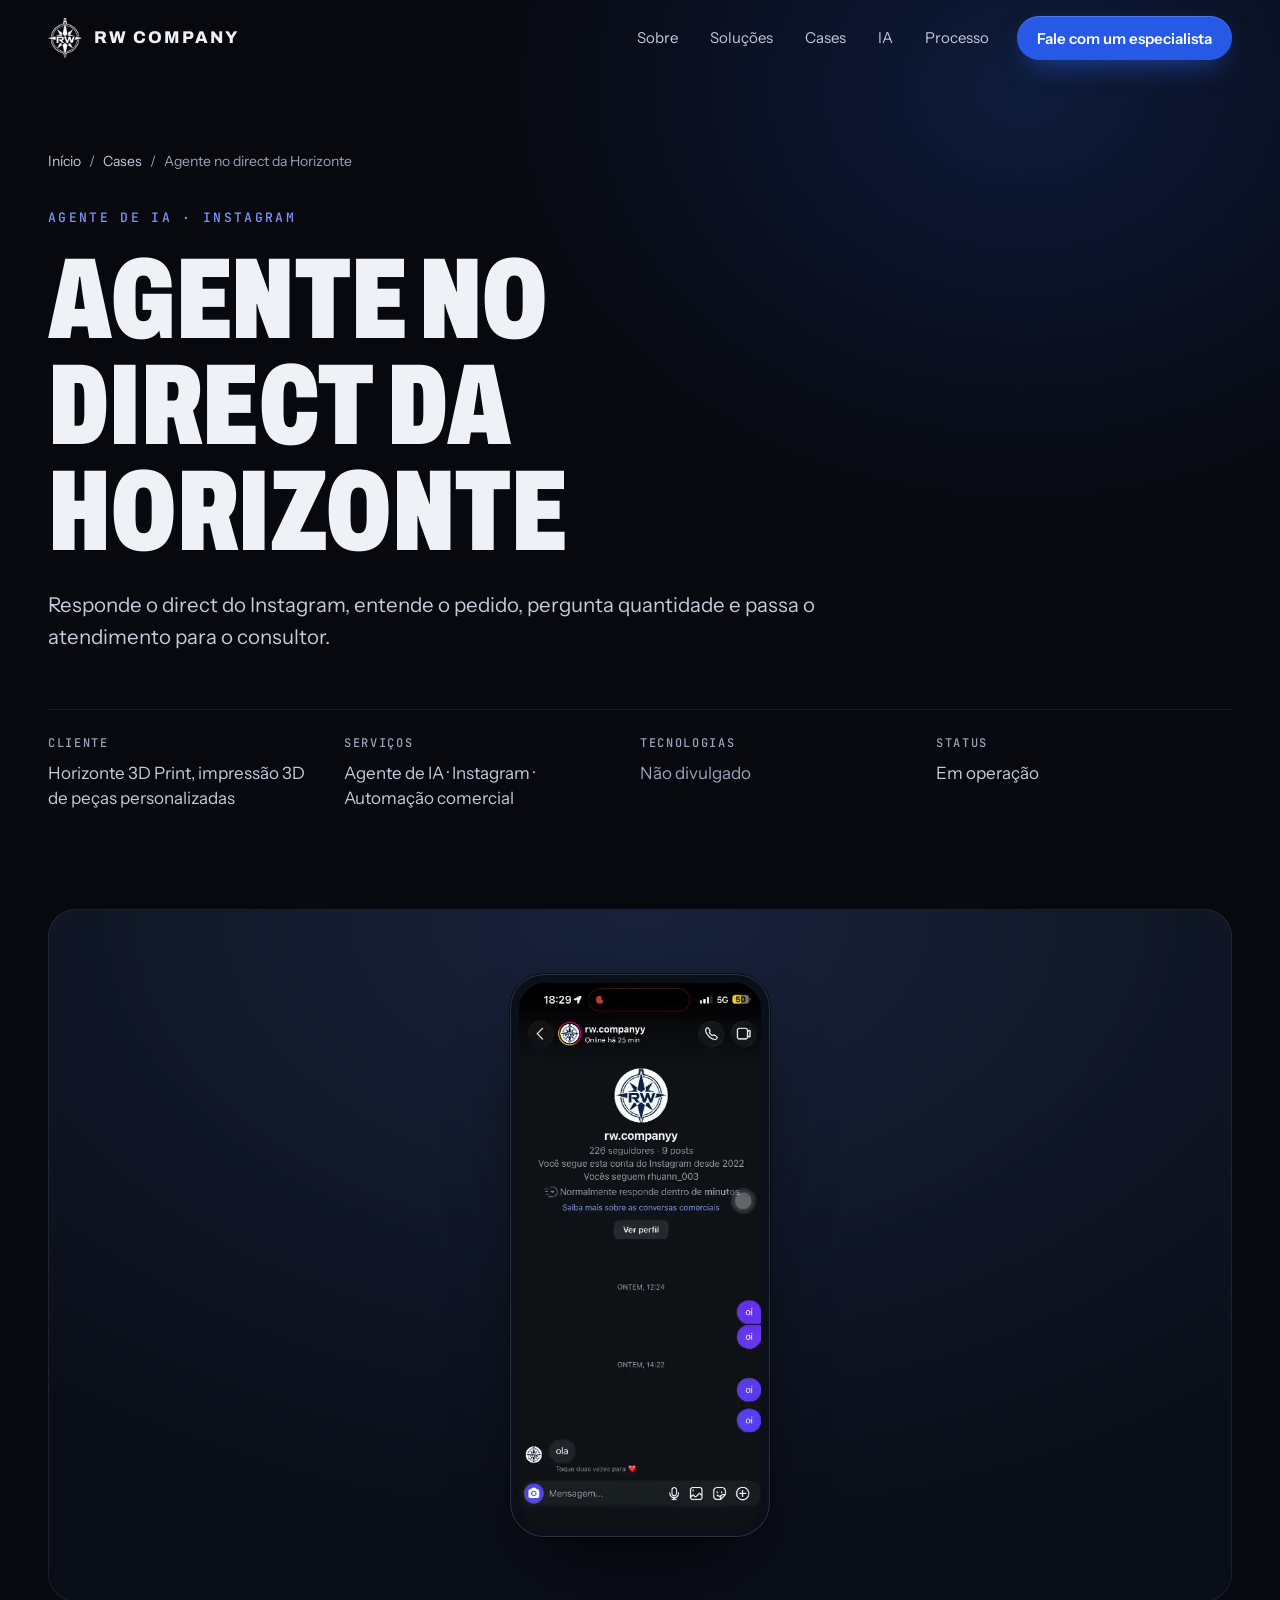
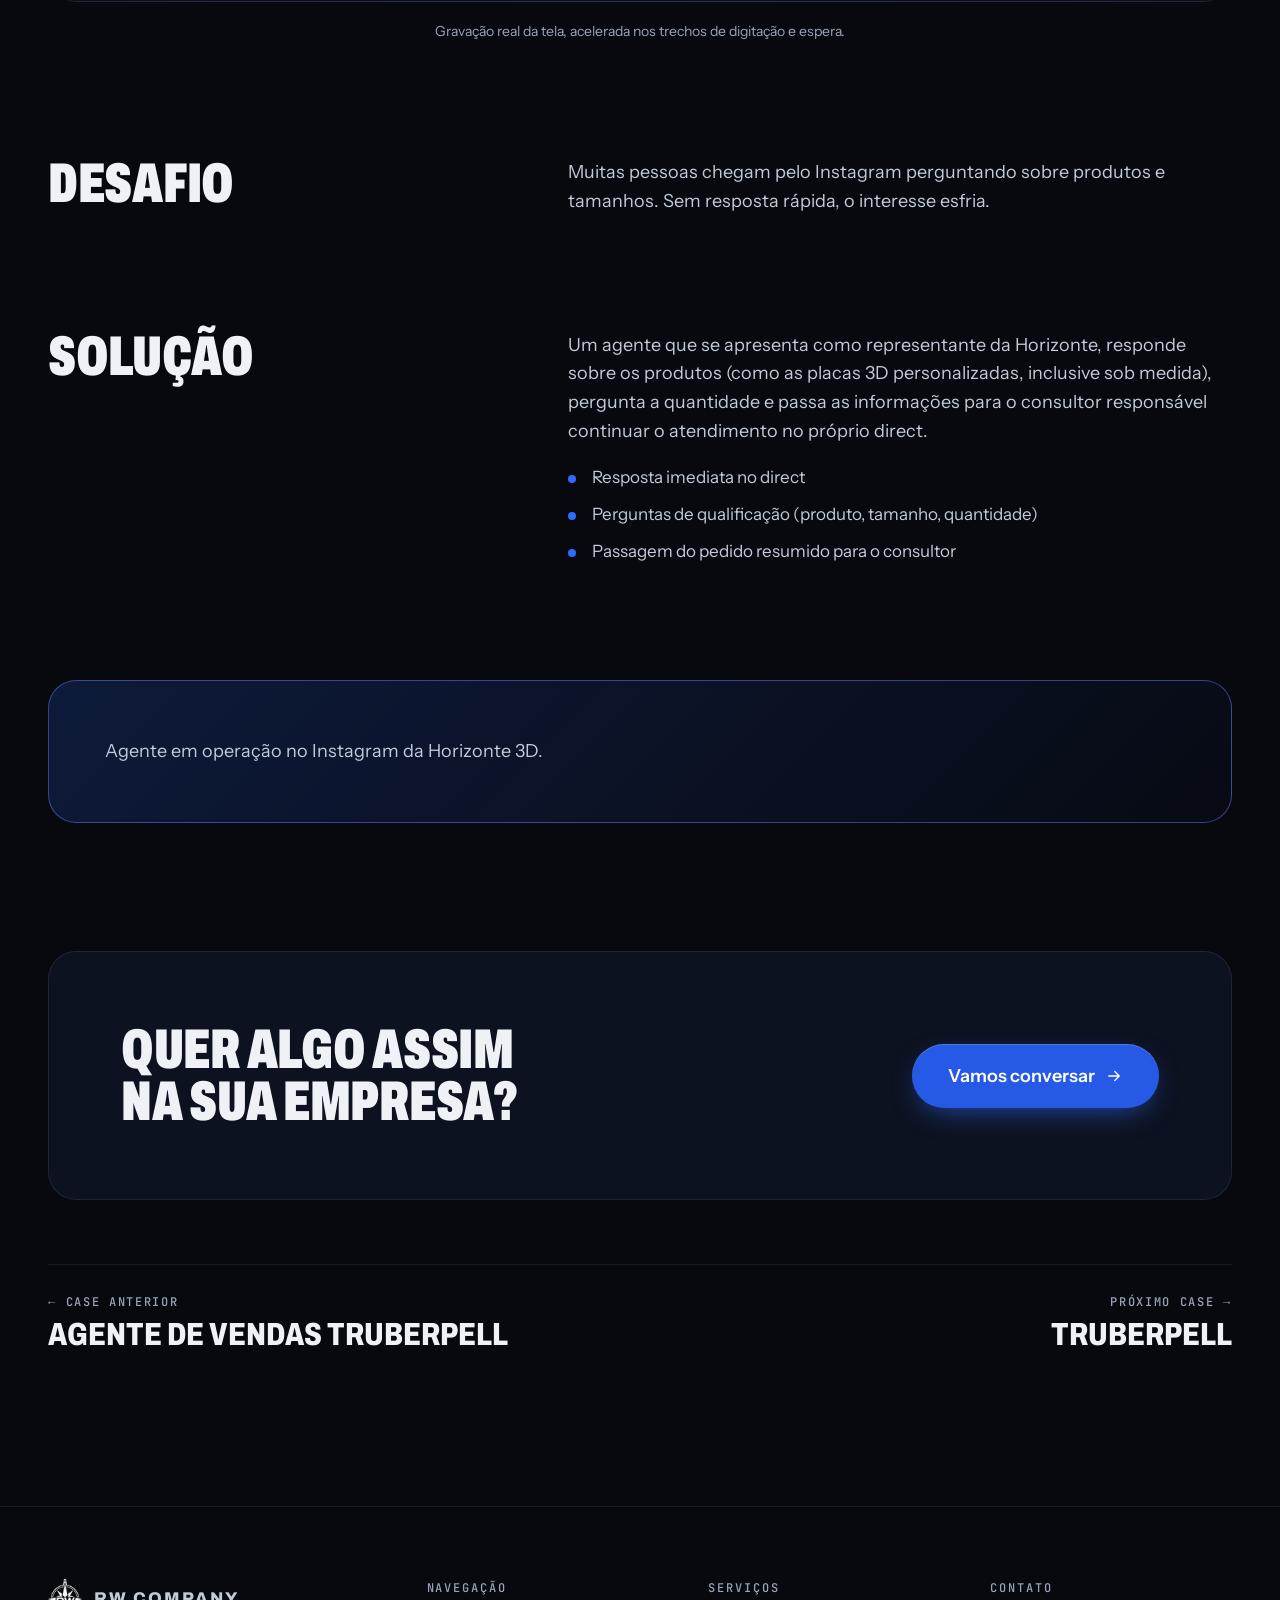
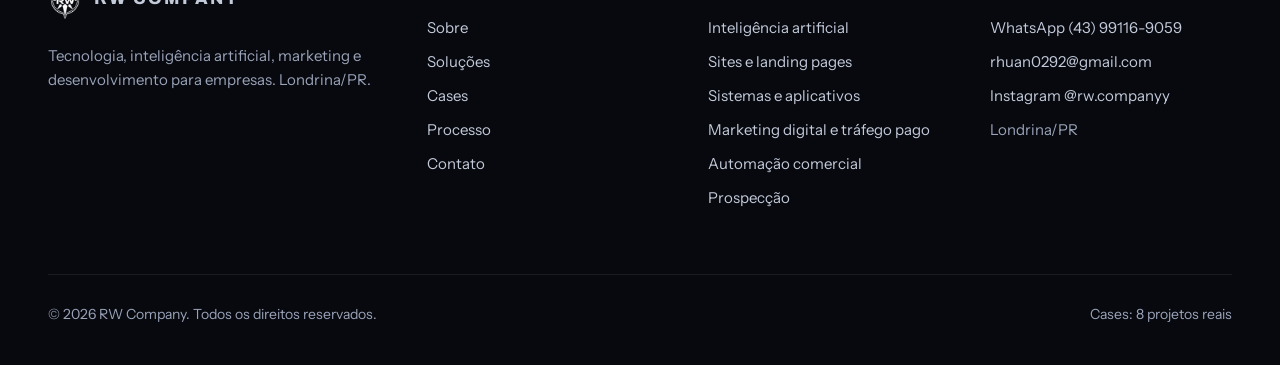
<file: cases/agente-instagram-horizonte/index.html>
<!doctype html>
<html lang="pt-BR">
<head>
<meta charset="utf-8">
<meta name="viewport" content="width=device-width, initial-scale=1, viewport-fit=cover">
<title>Agente no direct da Horizonte | Case RW Company</title>
<meta name="description" content="Responde o direct do Instagram, entende o pedido, pergunta quantidade e passa o atendimento para o consultor.">
<link rel="canonical" href="https://rwcompany.com.br/cases/agente-instagram-horizonte/">
<meta name="theme-color" content="#07090F">
<meta name="color-scheme" content="dark">
<meta property="og:type" content="article">
<meta property="og:locale" content="pt_BR">
<meta property="og:site_name" content="RW Company">
<meta property="og:title" content="Agente no direct da Horizonte | Case RW Company">
<meta property="og:description" content="Responde o direct do Instagram, entende o pedido, pergunta quantidade e passa o atendimento para o consultor.">
<meta property="og:url" content="https://rwcompany.com.br/cases/agente-instagram-horizonte/">
<meta property="og:image" content="https://rwcompany.com.br/assets/img/og.png">
<meta property="og:image:width" content="1200">
<meta property="og:image:height" content="630">
<meta name="twitter:card" content="summary_large_image">
<link rel="icon" href="../../assets/img/favicon-32.png" sizes="32x32" type="image/png">
<link rel="apple-touch-icon" href="../../assets/img/apple-touch-icon.png">
<link rel="manifest" href="../../site.webmanifest">
<link rel="preload" href="../../assets/fonts/archivo-display.woff2" as="font" type="font/woff2" crossorigin>
<link rel="preload" href="../../assets/fonts/instrument-sans.woff2" as="font" type="font/woff2" crossorigin>
<link rel="stylesheet" href="../../assets/css/site.min.css">
<script type="application/ld+json">[{"@context": "https://schema.org", "@type": "ProfessionalService", "name": "RW Company", "url": "https://rwcompany.com.br/", "logo": "https://rwcompany.com.br/assets/img/icon-512.png", "image": "https://rwcompany.com.br/assets/img/og.png", "description": "Tecnologia, inteligência artificial, marketing e desenvolvimento para empresas.", "telephone": "+55-43-99116-9059", "email": "rhuan0292@gmail.com", "address": {"@type": "PostalAddress", "addressLocality": "Londrina", "addressRegion": "PR", "addressCountry": "BR"}, "areaServed": "BR", "sameAs": ["https://instagram.com/rw.companyy"]}, {"@context": "https://schema.org", "@type": "BreadcrumbList", "itemListElement": [{"@type": "ListItem", "position": 1, "name": "Início", "item": "https://rwcompany.com.br/"}, {"@type": "ListItem", "position": 2, "name": "Cases", "item": "https://rwcompany.com.br/#cases"}, {"@type": "ListItem", "position": 3, "name": "Agente no direct da Horizonte", "item": "https://rwcompany.com.br/cases/agente-instagram-horizonte/"}]}, {"@context": "https://schema.org", "@type": "CreativeWork", "name": "Agente no direct da Horizonte", "about": "Agente de IA · Instagram", "description": "Responde o direct do Instagram, entende o pedido, pergunta quantidade e passa o atendimento para o consultor.", "creator": {"@type": "Organization", "name": "RW Company", "url": "https://rwcompany.com.br/"}, "inLanguage": "pt-BR"}]</script>
</head>
<body>
<svg width="0" height="0" style="position:absolute" aria-hidden="true"><symbol id="i-arrow" viewBox="0 0 24 24" fill="none" stroke="currentColor" stroke-width="1.7" stroke-linecap="round" stroke-linejoin="round"><path d="M5 12h14M13 6l6 6-6 6"/></symbol><symbol id="i-play" viewBox="0 0 24 24" fill="none" stroke="currentColor" stroke-width="1.7" stroke-linecap="round" stroke-linejoin="round"><path d="M7 4.5v15l13-7.5z" fill="currentColor" stroke="none"/></symbol><symbol id="i-close" viewBox="0 0 24 24" fill="none" stroke="currentColor" stroke-width="1.7" stroke-linecap="round" stroke-linejoin="round"><path d="M6 6l12 12M18 6L6 18"/></symbol><symbol id="i-spark" viewBox="0 0 24 24" fill="none" stroke="currentColor" stroke-width="1.7" stroke-linecap="round" stroke-linejoin="round"><path d="M12 3v4M12 17v4M3 12h4M17 12h4M6.3 6.3l2.5 2.5M15.2 15.2l2.5 2.5M6.3 17.7l2.5-2.5M15.2 8.8l2.5-2.5"/></symbol><symbol id="i-bot" viewBox="0 0 24 24" fill="none" stroke="currentColor" stroke-width="1.7" stroke-linecap="round" stroke-linejoin="round"><rect x="4" y="7" width="16" height="12" rx="4"/><path d="M12 3v4M9 13h.01M15 13h.01M9.5 16h5"/></symbol><symbol id="i-browser" viewBox="0 0 24 24" fill="none" stroke="currentColor" stroke-width="1.7" stroke-linecap="round" stroke-linejoin="round"><rect x="3" y="4" width="18" height="16" rx="3"/><path d="M3 9h18M7 6.5h.01M10 6.5h.01"/></symbol><symbol id="i-app" viewBox="0 0 24 24" fill="none" stroke="currentColor" stroke-width="1.7" stroke-linecap="round" stroke-linejoin="round"><rect x="6" y="2.5" width="12" height="19" rx="3"/><path d="M10 18.5h4"/><path d="M9 7h6M9 10.5h6M9 14h3"/></symbol><symbol id="i-megaphone" viewBox="0 0 24 24" fill="none" stroke="currentColor" stroke-width="1.7" stroke-linecap="round" stroke-linejoin="round"><path d="M4 10v4a1 1 0 0 0 1 1h2l5 4V5L7 9H5a1 1 0 0 0-1 1z"/><path d="M16 8.5a5 5 0 0 1 0 7M18.5 6a8.5 8.5 0 0 1 0 12"/></symbol><symbol id="i-flow" viewBox="0 0 24 24" fill="none" stroke="currentColor" stroke-width="1.7" stroke-linecap="round" stroke-linejoin="round"><circle cx="6" cy="6" r="2.5"/><circle cx="18" cy="18" r="2.5"/><circle cx="18" cy="6" r="2.5"/><path d="M8.5 6h7M18 8.5v7M7.8 7.8l8.4 8.4"/></symbol><symbol id="i-radar" viewBox="0 0 24 24" fill="none" stroke="currentColor" stroke-width="1.7" stroke-linecap="round" stroke-linejoin="round"><circle cx="12" cy="12" r="9"/><circle cx="12" cy="12" r="5"/><path d="M12 12l6-6"/><circle cx="12" cy="12" r="1.2" fill="currentColor"/></symbol><symbol id="i-compass" viewBox="0 0 24 24" fill="none" stroke="currentColor" stroke-width="1.7" stroke-linecap="round" stroke-linejoin="round"><circle cx="12" cy="12" r="9"/><path d="M15.5 8.5l-2 5-5 2 2-5z"/></symbol><symbol id="i-target" viewBox="0 0 24 24" fill="none" stroke="currentColor" stroke-width="1.7" stroke-linecap="round" stroke-linejoin="round"><circle cx="12" cy="12" r="9"/><circle cx="12" cy="12" r="5"/><circle cx="12" cy="12" r="1.5"/></symbol><symbol id="i-layers" viewBox="0 0 24 24" fill="none" stroke="currentColor" stroke-width="1.7" stroke-linecap="round" stroke-linejoin="round"><path d="M12 3l9 5-9 5-9-5z"/><path d="M3 13l9 5 9-5"/></symbol><symbol id="i-chart" viewBox="0 0 24 24" fill="none" stroke="currentColor" stroke-width="1.7" stroke-linecap="round" stroke-linejoin="round"><path d="M4 20V10M10 20V4M16 20v-7M22 20H2"/></symbol><symbol id="i-clock" viewBox="0 0 24 24" fill="none" stroke="currentColor" stroke-width="1.7" stroke-linecap="round" stroke-linejoin="round"><circle cx="12" cy="12" r="9"/><path d="M12 7v5l3 2"/></symbol><symbol id="i-filter" viewBox="0 0 24 24" fill="none" stroke="currentColor" stroke-width="1.7" stroke-linecap="round" stroke-linejoin="round"><path d="M4 5h16l-6 7v6l-4 2v-8z"/></symbol><symbol id="i-link" viewBox="0 0 24 24" fill="none" stroke="currentColor" stroke-width="1.7" stroke-linecap="round" stroke-linejoin="round"><path d="M10 14a4 4 0 0 0 5.7 0l3-3a4 4 0 0 0-5.7-5.7l-1 1"/><path d="M14 10a4 4 0 0 0-5.7 0l-3 3a4 4 0 0 0 5.7 5.7l1-1"/></symbol><symbol id="i-repeat" viewBox="0 0 24 24" fill="none" stroke="currentColor" stroke-width="1.7" stroke-linecap="round" stroke-linejoin="round"><path d="M4 9a7 7 0 0 1 12-3l2 2M20 15a7 7 0 0 1-12 3l-2-2"/><path d="M18 3v5h-5M6 21v-5h5"/></symbol><symbol id="i-scale" viewBox="0 0 24 24" fill="none" stroke="currentColor" stroke-width="1.7" stroke-linecap="round" stroke-linejoin="round"><path d="M4 17l5-5 4 4 7-7"/><path d="M15 9h5v5"/></symbol><symbol id="i-handshake" viewBox="0 0 24 24" fill="none" stroke="currentColor" stroke-width="1.7" stroke-linecap="round" stroke-linejoin="round"><path d="M3 12l4-4 4 2 3-2 3 1 4 3"/><path d="M7 14l3 3c.8.8 2 .8 2.8 0l4.2-4.2"/><path d="M3 12l3 3M21 12l-3 3"/></symbol><symbol id="i-puzzle" viewBox="0 0 24 24" fill="none" stroke="currentColor" stroke-width="1.7" stroke-linecap="round" stroke-linejoin="round"><path d="M9 3h3a2 2 0 1 1 4 0h3v6a2 2 0 1 0 0 4v6h-6a2 2 0 1 0-4 0H3v-6a2 2 0 1 1 0-4V3z"/></symbol><symbol id="i-whatsapp" viewBox="0 0 24 24" fill="none" stroke="currentColor" stroke-width="1.7" stroke-linecap="round" stroke-linejoin="round"><path d="M20.5 3.5A11 11 0 0 0 3.3 17.2L2 22l4.9-1.3A11 11 0 0 0 20.5 3.5zm-8.5 17a9 9 0 0 1-4.6-1.3l-.3-.2-2.9.8.8-2.8-.2-.3a9 9 0 1 1 7.2 3.8zm5-6.7c-.3-.1-1.6-.8-1.9-.9-.3-.1-.4-.1-.6.1l-.9 1.1c-.2.2-.3.2-.6.1a7.3 7.3 0 0 1-3.6-3.2c-.3-.5.3-.4.8-1.4.1-.2 0-.3 0-.5l-.9-2c-.2-.5-.4-.4-.6-.4h-.5a1 1 0 0 0-.7.3 3 3 0 0 0-.9 2.2 5.2 5.2 0 0 0 1.1 2.8 11.9 11.9 0 0 0 4.6 4c1.7.7 2.3.8 3.1.7.5-.1 1.6-.7 1.8-1.3.2-.6.2-1.2.2-1.3-.1-.1-.3-.2-.6-.3z" fill="currentColor" stroke="none"/></symbol><symbol id="i-instagram" viewBox="0 0 24 24" fill="none" stroke="currentColor" stroke-width="1.7" stroke-linecap="round" stroke-linejoin="round"><rect x="3" y="3" width="18" height="18" rx="5"/><circle cx="12" cy="12" r="4"/><circle cx="17.5" cy="6.5" r="1" fill="currentColor"/></symbol><symbol id="i-mail" viewBox="0 0 24 24" fill="none" stroke="currentColor" stroke-width="1.7" stroke-linecap="round" stroke-linejoin="round"><rect x="3" y="5" width="18" height="14" rx="3"/><path d="M4 7l8 6 8-6"/></symbol><symbol id="i-pin" viewBox="0 0 24 24" fill="none" stroke="currentColor" stroke-width="1.7" stroke-linecap="round" stroke-linejoin="round"><path d="M12 21s-7-6.2-7-11.5a7 7 0 0 1 14 0C19 14.8 12 21 12 21z"/><circle cx="12" cy="9.5" r="2.5"/></symbol></svg>
<a class="skip" href="#conteudo">Pular para o conteúdo</a>
<div class="progress" aria-hidden="true"></div>
<header class="header">
  <div class="container header__inner">
    <a class="brand" href="../../" aria-label="RW Company, página inicial"><img src="../../assets/img/logo-48.webp" srcset="../../assets/img/logo-96.webp 2x" width="34" height="40" alt=""><span>RW COMPANY</span></a>
    <button class="menu-btn" type="button" aria-expanded="false" aria-controls="nav" aria-label="Abrir menu"><span></span></button>
    <nav class="nav" id="nav" aria-label="Principal">
      <a class="nav__link" href="../../#sobre">Sobre</a><a class="nav__link" href="../../#solucoes">Soluções</a><a class="nav__link" href="../../#cases">Cases</a><a class="nav__link" href="../../#ia">IA</a><a class="nav__link" href="../../#processo">Processo</a>
      <a class="btn btn--primary btn--sm" href="https://wa.me/5543991169059?text=Ol%C3%A1%21%20Vim%20pelo%20site%20da%20RW%20Company%20e%20quero%20conversar%20sobre%20meu%20neg%C3%B3cio." target="_blank" rel="noopener">Fale com um especialista</a>
    </nav>
  </div>
</header>

<main id="conteudo">
  <section class="case-hero">
    <div class="container">
      <nav class="crumbs" aria-label="Você está em"><a href="../../">Início</a><span aria-hidden="true">/</span><a href="../../#cases">Cases</a><span aria-hidden="true">/</span><span aria-current="page">Agente no direct da Horizonte</span></nav>
      <p class="eyebrow hero-in">Agente de IA · Instagram</p>
      <h1 class="display mask-group"><span class="mask"><span>Agente no direct da Horizonte</span></span></h1>
      <p class="lead hero-in" style="--i:2">Responde o direct do Instagram, entende o pedido, pergunta quantidade e passa o atendimento para o consultor.</p>
      <dl class="meta hero-in" style="--i:3">
        <div><dt>Cliente</dt><dd>Horizonte 3D Print, impressão 3D de peças personalizadas</dd></div>
        <div><dt>Serviços</dt><dd>Agente de IA · Instagram · Automação comercial</dd></div>
        <div><dt>Tecnologias</dt><dd><span class="muted">Não divulgado</span></dd></div>
        <div><dt>Status</dt><dd>Em operação</dd></div>
      </dl>
    </div>
  </section>
  <div class="container">
    <div class="case-media"><div class="media-row"><div class="device-phone"><video muted loop playsinline preload="none" data-inview poster="../../assets/img/agente-instagram-poster.webp" aria-label="Gravação real do agente no direct do Instagram"><source data-src="../../assets/video/agente-instagram.webm" type="video/webm"><source data-src="../../assets/video/agente-instagram.mp4" type="video/mp4"></video></div></div></div>
    <p class="note">Gravação real da tela, acelerada nos trechos de digitação e espera.</p>
    <div class="case-cols">
      <h2 class="display" data-reveal>Desafio</h2>
      <div class="prose" data-reveal><p>Muitas pessoas chegam pelo Instagram perguntando sobre produtos e tamanhos. Sem resposta rápida, o interesse esfria.</p></div>
    </div>
    <div class="case-cols">
      <h2 class="display" data-reveal>Solução</h2>
      <div class="prose" data-reveal><p>Um agente que se apresenta como representante da Horizonte, responde sobre os produtos (como as placas 3D personalizadas, inclusive sob medida), pergunta a quantidade e passa as informações para o consultor responsável continuar o atendimento no próprio direct.</p><ul><li>Resposta imediata no direct</li><li>Perguntas de qualificação (produto, tamanho, quantidade)</li><li>Passagem do pedido resumido para o consultor</li></ul></div>
    </div>
    <div class="result-box result-box--plain" data-reveal><p>Agente em operação no Instagram da Horizonte 3D.</p></div>
    <div class="case-cta" data-reveal>
      <h2 class="display">Quer algo assim na sua empresa?</h2>
      <a class="btn btn--primary btn--lg" href="https://wa.me/5543991169059?text=Ol%C3%A1%21%20Vi%20o%20case%20Agente%20no%20direct%20da%20Horizonte%20no%20site%20da%20RW%20Company%20e%20quero%20conversar." target="_blank" rel="noopener">Vamos conversar <svg class="arrow" aria-hidden="true"><use href="#i-arrow"/></svg></a>
    </div>
    <nav class="next-case" aria-label="Outros cases">
      <a href="../../cases/agente-whatsapp-truberpell/"><small>← Case anterior</small><span>Agente de vendas Truberpell</span></a>
      <a href="../../cases/truberpell-site/"><small>Próximo case →</small><span>Truberpell</span></a>
    </nav>
  </div>
</main>
<footer class="footer">
  <div class="container">
    <div class="footer__grid">
      <div class="footer__brand">
        <a class="brand" href="../../"><img src="../../assets/img/logo-48.webp" srcset="../../assets/img/logo-96.webp 2x" width="34" height="40" alt=""><span>RW COMPANY</span></a>
        <p>Tecnologia, inteligência artificial, marketing e desenvolvimento para empresas. Londrina/PR.</p>
      </div>
      <div><h2>Navegação</h2><ul>
        <li><a href="../../#sobre">Sobre</a></li><li><a href="../../#solucoes">Soluções</a></li><li><a href="../../#cases">Cases</a></li>
        <li><a href="../../#processo">Processo</a></li><li><a href="../../#contato">Contato</a></li></ul></div>
      <div><h2>Serviços</h2><ul><li><a href="../../#solucoes">Inteligência artificial</a></li><li><a href="../../#solucoes">Sites e landing pages</a></li><li><a href="../../#solucoes">Sistemas e aplicativos</a></li><li><a href="../../#solucoes">Marketing digital e tráfego pago</a></li><li><a href="../../#solucoes">Automação comercial</a></li><li><a href="../../#solucoes">Prospecção</a></li></ul></div>
      <div><h2>Contato</h2><ul>
        <li><a href="https://wa.me/5543991169059?text=Ol%C3%A1%21%20Vim%20pelo%20site%20da%20RW%20Company%20e%20quero%20conversar%20sobre%20meu%20neg%C3%B3cio." target="_blank" rel="noopener">WhatsApp (43) 99116-9059</a></li>
        <li><a href="mailto:rhuan0292@gmail.com">rhuan0292@gmail.com</a></li>
        <li><a href="https://instagram.com/rw.companyy" target="_blank" rel="noopener">Instagram @rw.companyy</a></li>
        <li><span class="muted">Londrina/PR</span></li></ul></div>
    </div>
    <div class="footer__bottom"><span>© 2026 RW Company. Todos os direitos reservados.</span><span>Cases: 8 projetos reais</span></div>
  </div>
</footer>
<a class="wa-float" href="https://wa.me/5543991169059?text=Ol%C3%A1%21%20Vim%20pelo%20site%20da%20RW%20Company%20e%20quero%20conversar%20sobre%20meu%20neg%C3%B3cio." target="_blank" rel="noopener" aria-label="Conversar no WhatsApp"><svg aria-hidden="true"><use href="#i-whatsapp"/></svg>WhatsApp</a>

<script src="../../assets/js/site.min.js" defer></script>
</body>
</html>
</file>
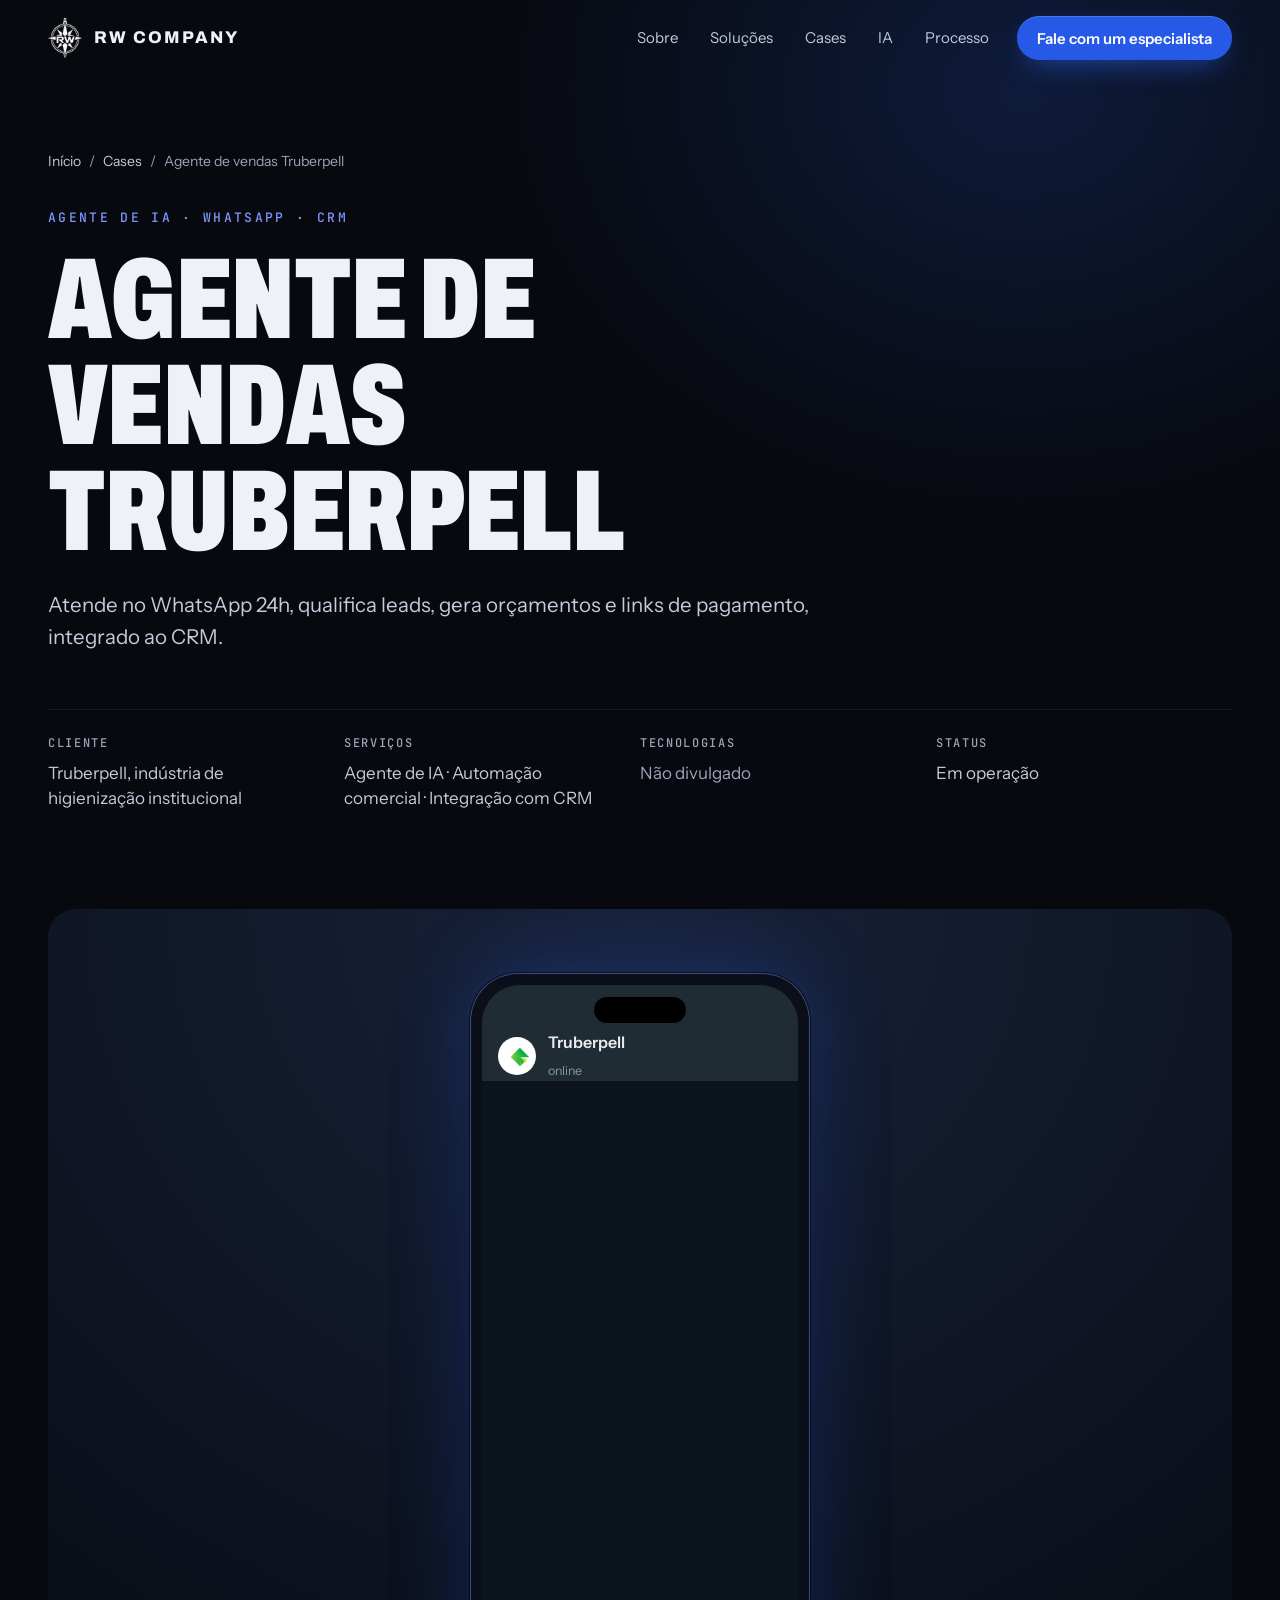
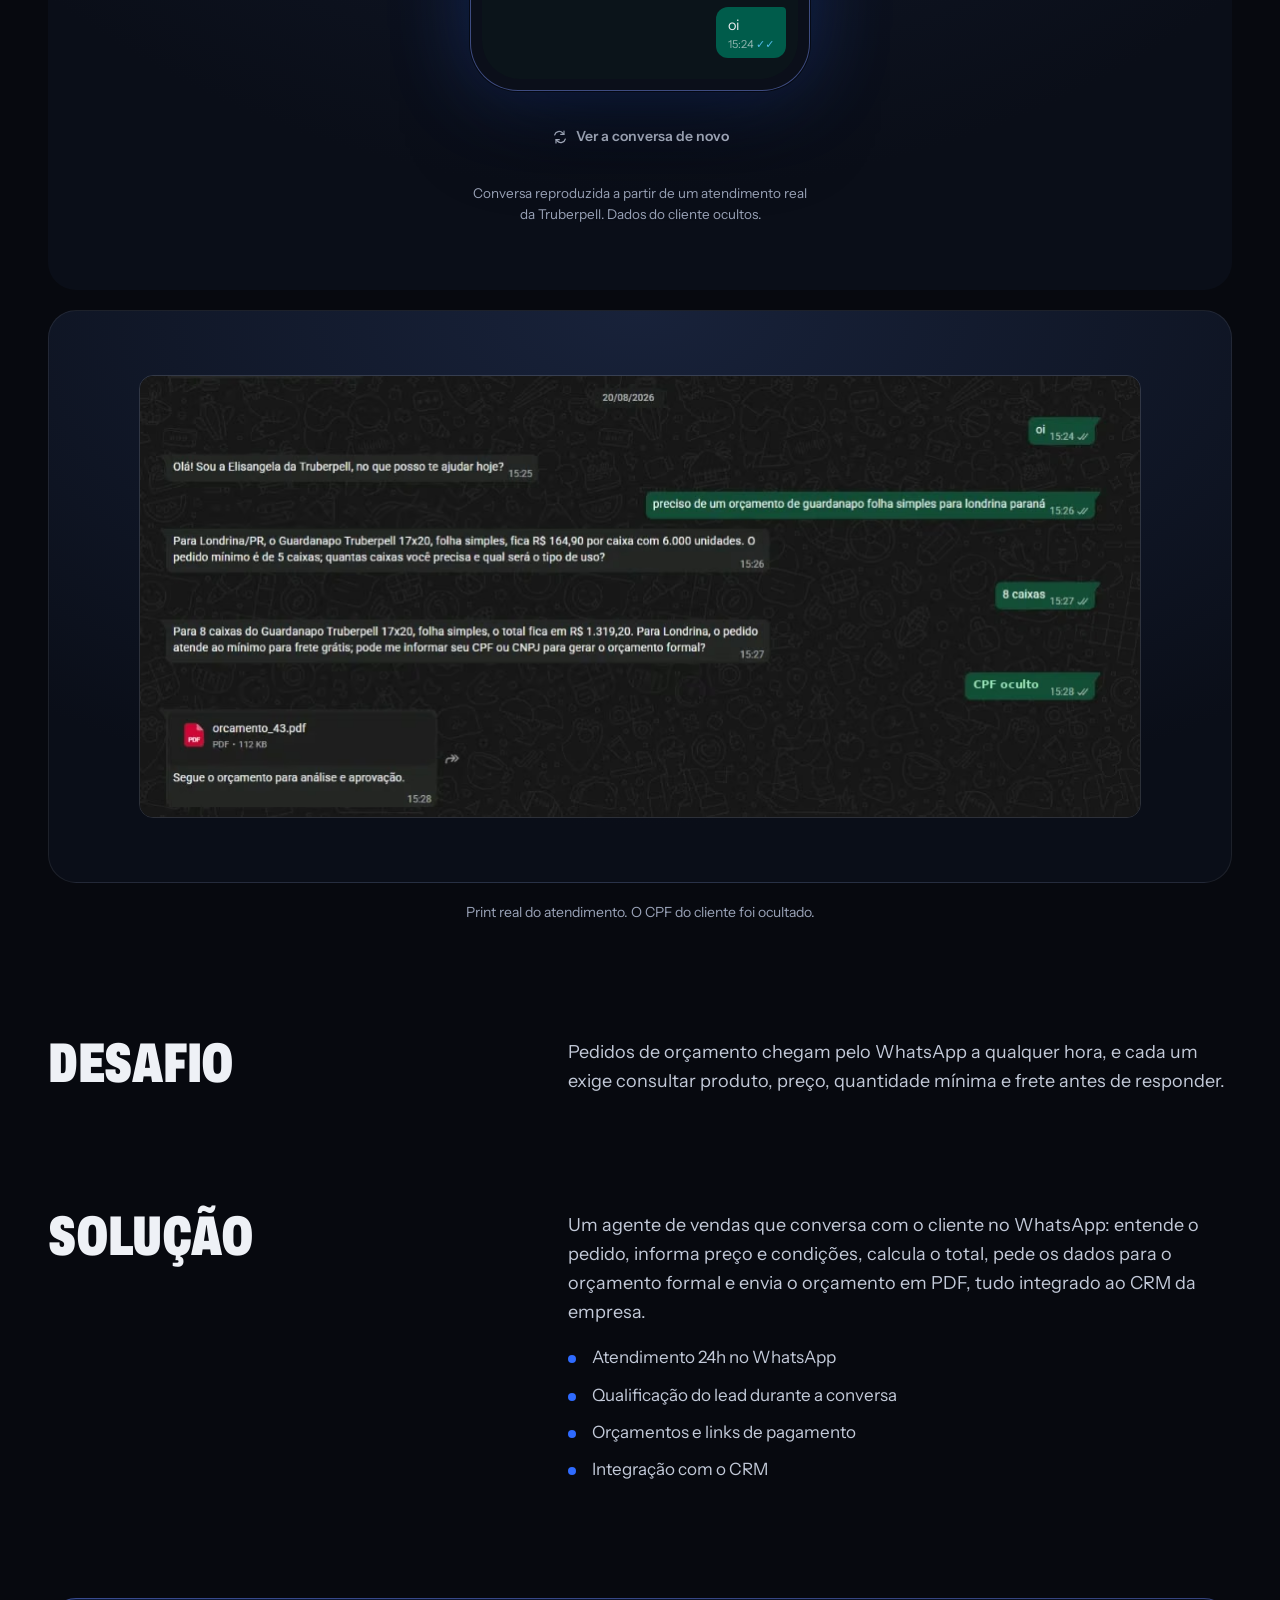
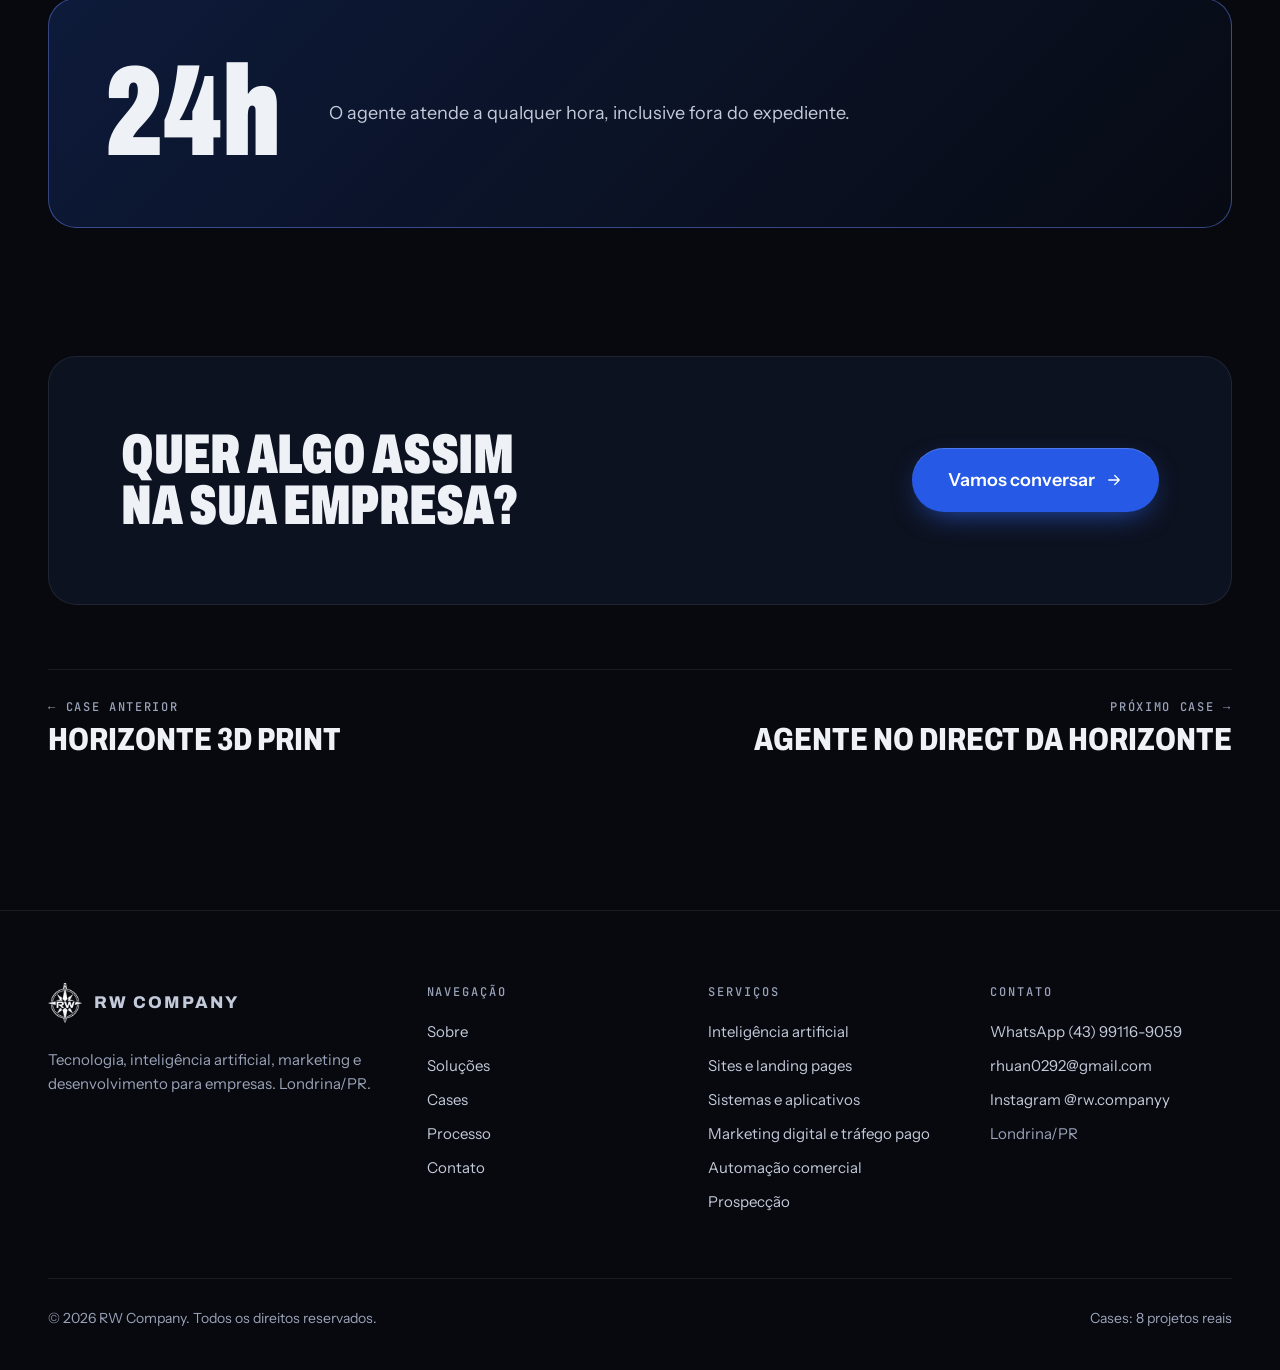
<file: cases/agente-whatsapp-truberpell/index.html>
<!doctype html>
<html lang="pt-BR">
<head>
<meta charset="utf-8">
<meta name="viewport" content="width=device-width, initial-scale=1, viewport-fit=cover">
<title>Agente de vendas Truberpell | Case RW Company</title>
<meta name="description" content="Atende no WhatsApp 24h, qualifica leads, gera orçamentos e links de pagamento, integrado ao CRM.">
<link rel="canonical" href="https://rwcompany.com.br/cases/agente-whatsapp-truberpell/">
<meta name="theme-color" content="#07090F">
<meta name="color-scheme" content="dark">
<meta property="og:type" content="article">
<meta property="og:locale" content="pt_BR">
<meta property="og:site_name" content="RW Company">
<meta property="og:title" content="Agente de vendas Truberpell | Case RW Company">
<meta property="og:description" content="Atende no WhatsApp 24h, qualifica leads, gera orçamentos e links de pagamento, integrado ao CRM.">
<meta property="og:url" content="https://rwcompany.com.br/cases/agente-whatsapp-truberpell/">
<meta property="og:image" content="https://rwcompany.com.br/assets/img/og.png">
<meta property="og:image:width" content="1200">
<meta property="og:image:height" content="630">
<meta name="twitter:card" content="summary_large_image">
<link rel="icon" href="../../assets/img/favicon-32.png" sizes="32x32" type="image/png">
<link rel="apple-touch-icon" href="../../assets/img/apple-touch-icon.png">
<link rel="manifest" href="../../site.webmanifest">
<link rel="preload" href="../../assets/fonts/archivo-display.woff2" as="font" type="font/woff2" crossorigin>
<link rel="preload" href="../../assets/fonts/instrument-sans.woff2" as="font" type="font/woff2" crossorigin>
<link rel="stylesheet" href="../../assets/css/site.min.css">
<script type="application/ld+json">[{"@context": "https://schema.org", "@type": "ProfessionalService", "name": "RW Company", "url": "https://rwcompany.com.br/", "logo": "https://rwcompany.com.br/assets/img/icon-512.png", "image": "https://rwcompany.com.br/assets/img/og.png", "description": "Tecnologia, inteligência artificial, marketing e desenvolvimento para empresas.", "telephone": "+55-43-99116-9059", "email": "rhuan0292@gmail.com", "address": {"@type": "PostalAddress", "addressLocality": "Londrina", "addressRegion": "PR", "addressCountry": "BR"}, "areaServed": "BR", "sameAs": ["https://instagram.com/rw.companyy"]}, {"@context": "https://schema.org", "@type": "BreadcrumbList", "itemListElement": [{"@type": "ListItem", "position": 1, "name": "Início", "item": "https://rwcompany.com.br/"}, {"@type": "ListItem", "position": 2, "name": "Cases", "item": "https://rwcompany.com.br/#cases"}, {"@type": "ListItem", "position": 3, "name": "Agente de vendas Truberpell", "item": "https://rwcompany.com.br/cases/agente-whatsapp-truberpell/"}]}, {"@context": "https://schema.org", "@type": "CreativeWork", "name": "Agente de vendas Truberpell", "about": "Agente de IA · WhatsApp · CRM", "description": "Atende no WhatsApp 24h, qualifica leads, gera orçamentos e links de pagamento, integrado ao CRM.", "creator": {"@type": "Organization", "name": "RW Company", "url": "https://rwcompany.com.br/"}, "inLanguage": "pt-BR"}]</script>
</head>
<body>
<svg width="0" height="0" style="position:absolute" aria-hidden="true"><symbol id="i-arrow" viewBox="0 0 24 24" fill="none" stroke="currentColor" stroke-width="1.7" stroke-linecap="round" stroke-linejoin="round"><path d="M5 12h14M13 6l6 6-6 6"/></symbol><symbol id="i-play" viewBox="0 0 24 24" fill="none" stroke="currentColor" stroke-width="1.7" stroke-linecap="round" stroke-linejoin="round"><path d="M7 4.5v15l13-7.5z" fill="currentColor" stroke="none"/></symbol><symbol id="i-close" viewBox="0 0 24 24" fill="none" stroke="currentColor" stroke-width="1.7" stroke-linecap="round" stroke-linejoin="round"><path d="M6 6l12 12M18 6L6 18"/></symbol><symbol id="i-spark" viewBox="0 0 24 24" fill="none" stroke="currentColor" stroke-width="1.7" stroke-linecap="round" stroke-linejoin="round"><path d="M12 3v4M12 17v4M3 12h4M17 12h4M6.3 6.3l2.5 2.5M15.2 15.2l2.5 2.5M6.3 17.7l2.5-2.5M15.2 8.8l2.5-2.5"/></symbol><symbol id="i-bot" viewBox="0 0 24 24" fill="none" stroke="currentColor" stroke-width="1.7" stroke-linecap="round" stroke-linejoin="round"><rect x="4" y="7" width="16" height="12" rx="4"/><path d="M12 3v4M9 13h.01M15 13h.01M9.5 16h5"/></symbol><symbol id="i-browser" viewBox="0 0 24 24" fill="none" stroke="currentColor" stroke-width="1.7" stroke-linecap="round" stroke-linejoin="round"><rect x="3" y="4" width="18" height="16" rx="3"/><path d="M3 9h18M7 6.5h.01M10 6.5h.01"/></symbol><symbol id="i-app" viewBox="0 0 24 24" fill="none" stroke="currentColor" stroke-width="1.7" stroke-linecap="round" stroke-linejoin="round"><rect x="6" y="2.5" width="12" height="19" rx="3"/><path d="M10 18.5h4"/><path d="M9 7h6M9 10.5h6M9 14h3"/></symbol><symbol id="i-megaphone" viewBox="0 0 24 24" fill="none" stroke="currentColor" stroke-width="1.7" stroke-linecap="round" stroke-linejoin="round"><path d="M4 10v4a1 1 0 0 0 1 1h2l5 4V5L7 9H5a1 1 0 0 0-1 1z"/><path d="M16 8.5a5 5 0 0 1 0 7M18.5 6a8.5 8.5 0 0 1 0 12"/></symbol><symbol id="i-flow" viewBox="0 0 24 24" fill="none" stroke="currentColor" stroke-width="1.7" stroke-linecap="round" stroke-linejoin="round"><circle cx="6" cy="6" r="2.5"/><circle cx="18" cy="18" r="2.5"/><circle cx="18" cy="6" r="2.5"/><path d="M8.5 6h7M18 8.5v7M7.8 7.8l8.4 8.4"/></symbol><symbol id="i-radar" viewBox="0 0 24 24" fill="none" stroke="currentColor" stroke-width="1.7" stroke-linecap="round" stroke-linejoin="round"><circle cx="12" cy="12" r="9"/><circle cx="12" cy="12" r="5"/><path d="M12 12l6-6"/><circle cx="12" cy="12" r="1.2" fill="currentColor"/></symbol><symbol id="i-compass" viewBox="0 0 24 24" fill="none" stroke="currentColor" stroke-width="1.7" stroke-linecap="round" stroke-linejoin="round"><circle cx="12" cy="12" r="9"/><path d="M15.5 8.5l-2 5-5 2 2-5z"/></symbol><symbol id="i-target" viewBox="0 0 24 24" fill="none" stroke="currentColor" stroke-width="1.7" stroke-linecap="round" stroke-linejoin="round"><circle cx="12" cy="12" r="9"/><circle cx="12" cy="12" r="5"/><circle cx="12" cy="12" r="1.5"/></symbol><symbol id="i-layers" viewBox="0 0 24 24" fill="none" stroke="currentColor" stroke-width="1.7" stroke-linecap="round" stroke-linejoin="round"><path d="M12 3l9 5-9 5-9-5z"/><path d="M3 13l9 5 9-5"/></symbol><symbol id="i-chart" viewBox="0 0 24 24" fill="none" stroke="currentColor" stroke-width="1.7" stroke-linecap="round" stroke-linejoin="round"><path d="M4 20V10M10 20V4M16 20v-7M22 20H2"/></symbol><symbol id="i-clock" viewBox="0 0 24 24" fill="none" stroke="currentColor" stroke-width="1.7" stroke-linecap="round" stroke-linejoin="round"><circle cx="12" cy="12" r="9"/><path d="M12 7v5l3 2"/></symbol><symbol id="i-filter" viewBox="0 0 24 24" fill="none" stroke="currentColor" stroke-width="1.7" stroke-linecap="round" stroke-linejoin="round"><path d="M4 5h16l-6 7v6l-4 2v-8z"/></symbol><symbol id="i-link" viewBox="0 0 24 24" fill="none" stroke="currentColor" stroke-width="1.7" stroke-linecap="round" stroke-linejoin="round"><path d="M10 14a4 4 0 0 0 5.7 0l3-3a4 4 0 0 0-5.7-5.7l-1 1"/><path d="M14 10a4 4 0 0 0-5.7 0l-3 3a4 4 0 0 0 5.7 5.7l1-1"/></symbol><symbol id="i-repeat" viewBox="0 0 24 24" fill="none" stroke="currentColor" stroke-width="1.7" stroke-linecap="round" stroke-linejoin="round"><path d="M4 9a7 7 0 0 1 12-3l2 2M20 15a7 7 0 0 1-12 3l-2-2"/><path d="M18 3v5h-5M6 21v-5h5"/></symbol><symbol id="i-scale" viewBox="0 0 24 24" fill="none" stroke="currentColor" stroke-width="1.7" stroke-linecap="round" stroke-linejoin="round"><path d="M4 17l5-5 4 4 7-7"/><path d="M15 9h5v5"/></symbol><symbol id="i-handshake" viewBox="0 0 24 24" fill="none" stroke="currentColor" stroke-width="1.7" stroke-linecap="round" stroke-linejoin="round"><path d="M3 12l4-4 4 2 3-2 3 1 4 3"/><path d="M7 14l3 3c.8.8 2 .8 2.8 0l4.2-4.2"/><path d="M3 12l3 3M21 12l-3 3"/></symbol><symbol id="i-puzzle" viewBox="0 0 24 24" fill="none" stroke="currentColor" stroke-width="1.7" stroke-linecap="round" stroke-linejoin="round"><path d="M9 3h3a2 2 0 1 1 4 0h3v6a2 2 0 1 0 0 4v6h-6a2 2 0 1 0-4 0H3v-6a2 2 0 1 1 0-4V3z"/></symbol><symbol id="i-whatsapp" viewBox="0 0 24 24" fill="none" stroke="currentColor" stroke-width="1.7" stroke-linecap="round" stroke-linejoin="round"><path d="M20.5 3.5A11 11 0 0 0 3.3 17.2L2 22l4.9-1.3A11 11 0 0 0 20.5 3.5zm-8.5 17a9 9 0 0 1-4.6-1.3l-.3-.2-2.9.8.8-2.8-.2-.3a9 9 0 1 1 7.2 3.8zm5-6.7c-.3-.1-1.6-.8-1.9-.9-.3-.1-.4-.1-.6.1l-.9 1.1c-.2.2-.3.2-.6.1a7.3 7.3 0 0 1-3.6-3.2c-.3-.5.3-.4.8-1.4.1-.2 0-.3 0-.5l-.9-2c-.2-.5-.4-.4-.6-.4h-.5a1 1 0 0 0-.7.3 3 3 0 0 0-.9 2.2 5.2 5.2 0 0 0 1.1 2.8 11.9 11.9 0 0 0 4.6 4c1.7.7 2.3.8 3.1.7.5-.1 1.6-.7 1.8-1.3.2-.6.2-1.2.2-1.3-.1-.1-.3-.2-.6-.3z" fill="currentColor" stroke="none"/></symbol><symbol id="i-instagram" viewBox="0 0 24 24" fill="none" stroke="currentColor" stroke-width="1.7" stroke-linecap="round" stroke-linejoin="round"><rect x="3" y="3" width="18" height="18" rx="5"/><circle cx="12" cy="12" r="4"/><circle cx="17.5" cy="6.5" r="1" fill="currentColor"/></symbol><symbol id="i-mail" viewBox="0 0 24 24" fill="none" stroke="currentColor" stroke-width="1.7" stroke-linecap="round" stroke-linejoin="round"><rect x="3" y="5" width="18" height="14" rx="3"/><path d="M4 7l8 6 8-6"/></symbol><symbol id="i-pin" viewBox="0 0 24 24" fill="none" stroke="currentColor" stroke-width="1.7" stroke-linecap="round" stroke-linejoin="round"><path d="M12 21s-7-6.2-7-11.5a7 7 0 0 1 14 0C19 14.8 12 21 12 21z"/><circle cx="12" cy="9.5" r="2.5"/></symbol></svg>
<a class="skip" href="#conteudo">Pular para o conteúdo</a>
<div class="progress" aria-hidden="true"></div>
<header class="header">
  <div class="container header__inner">
    <a class="brand" href="../../" aria-label="RW Company, página inicial"><img src="../../assets/img/logo-48.webp" srcset="../../assets/img/logo-96.webp 2x" width="34" height="40" alt=""><span>RW COMPANY</span></a>
    <button class="menu-btn" type="button" aria-expanded="false" aria-controls="nav" aria-label="Abrir menu"><span></span></button>
    <nav class="nav" id="nav" aria-label="Principal">
      <a class="nav__link" href="../../#sobre">Sobre</a><a class="nav__link" href="../../#solucoes">Soluções</a><a class="nav__link" href="../../#cases">Cases</a><a class="nav__link" href="../../#ia">IA</a><a class="nav__link" href="../../#processo">Processo</a>
      <a class="btn btn--primary btn--sm" href="https://wa.me/5543991169059?text=Ol%C3%A1%21%20Vim%20pelo%20site%20da%20RW%20Company%20e%20quero%20conversar%20sobre%20meu%20neg%C3%B3cio." target="_blank" rel="noopener">Fale com um especialista</a>
    </nav>
  </div>
</header>

<main id="conteudo">
  <section class="case-hero">
    <div class="container">
      <nav class="crumbs" aria-label="Você está em"><a href="../../">Início</a><span aria-hidden="true">/</span><a href="../../#cases">Cases</a><span aria-hidden="true">/</span><span aria-current="page">Agente de vendas Truberpell</span></nav>
      <p class="eyebrow hero-in">Agente de IA · WhatsApp · CRM</p>
      <h1 class="display mask-group"><span class="mask"><span>Agente de vendas Truberpell</span></span></h1>
      <p class="lead hero-in" style="--i:2">Atende no WhatsApp 24h, qualifica leads, gera orçamentos e links de pagamento, integrado ao CRM.</p>
      <dl class="meta hero-in" style="--i:3">
        <div><dt>Cliente</dt><dd>Truberpell, indústria de higienização institucional</dd></div>
        <div><dt>Serviços</dt><dd>Agente de IA · Automação comercial · Integração com CRM</dd></div>
        <div><dt>Tecnologias</dt><dd><span class="muted">Não divulgado</span></dd></div>
        <div><dt>Status</dt><dd>Em operação</dd></div>
      </dl>
    </div>
  </section>
  <div class="container">
    <div class="case-media ia" style="border:0"><div class="ia__stage">
        
        <div class="phone">
          <div class="phone__screen">
            <div class="phone__island" aria-hidden="true"></div>
            <div class="panel" id="panel-wa" role="region" aria-label="Conversa do agente de vendas da Truberpell no WhatsApp">
              <div class="wa__head"><span class="wa__avatar"><img src="../../assets/img/tp-avatar.webp" alt="" width="26" height="26"></span><span><span class="wa__name">Truberpell</span><br><span class="wa__status">online</span></span></div>
              <div class="wa__chat" aria-live="polite"></div>
            </div>
            
          </div>
        </div>
        <button class="replay" type="button"><svg aria-hidden="true"><use href="#i-repeat"/></svg>Ver a conversa de novo</button>
        <p class="ia__note">Conversa reproduzida a partir de um atendimento real da Truberpell. Dados do cliente ocultos.</p>
      </div>
      <script>window.RW_CHAT = [{"from": "me", "html": "oi<small>15:24 <b>✓✓</b></small>", "wait": 700}, {"from": "bot", "html": "Olá! Sou a Elisangela da Truberpell, no que posso te ajudar hoje?<small>15:25</small>", "wait": 1500}, {"from": "me", "html": "preciso de um orçamento de guardanapo folha simples para londrina paraná<small>15:26 <b>✓✓</b></small>", "wait": 900}, {"from": "bot", "html": "Para Londrina/PR, o Guardanapo Truberpell 17x20, folha simples, fica R$ 164,90 por caixa com 6.000 unidades. O pedido mínimo é de 5 caixas; quantas caixas você precisa e qual será o tipo de uso?<small>15:26</small>", "wait": 2600}, {"from": "me", "html": "8 caixas<small>15:27 <b>✓✓</b></small>", "wait": 900}, {"from": "bot", "html": "<span class=\"wa__doc\"><span class=\"wa__pdf\">PDF</span><span>orcamento_43.pdf<br><span style=\"font-size:11.5px;color:#8696a0\">PDF • 112 KB</span></span></span>Segue o orçamento para análise e aprovação.<small>15:28</small>", "wait": 1200}];</script></div><div class="case-media"><figure style="margin:0;max-width:1002px;border-radius:14px;overflow:hidden;border:1px solid var(--line-2)"><picture><source type="image/avif" srcset="../../assets/img/truberpell-agente-1002.avif 1002w" sizes="(max-width: 1100px) 92vw, 1002px"><source type="image/webp" srcset="../../assets/img/truberpell-agente-1002.webp 1002w" sizes="(max-width: 1100px) 92vw, 1002px"><img src="../../assets/img/truberpell-agente-1002.webp" width="1002" height="442" alt="Print real da conversa do agente com um cliente (dados pessoais ocultos)" loading="lazy" decoding="async"></picture></figure></div>
    <p class="note">Print real do atendimento. O CPF do cliente foi ocultado.</p>
    <div class="case-cols">
      <h2 class="display" data-reveal>Desafio</h2>
      <div class="prose" data-reveal><p>Pedidos de orçamento chegam pelo WhatsApp a qualquer hora, e cada um exige consultar produto, preço, quantidade mínima e frete antes de responder.</p></div>
    </div>
    <div class="case-cols">
      <h2 class="display" data-reveal>Solução</h2>
      <div class="prose" data-reveal><p>Um agente de vendas que conversa com o cliente no WhatsApp: entende o pedido, informa preço e condições, calcula o total, pede os dados para o orçamento formal e envia o orçamento em PDF, tudo integrado ao CRM da empresa.</p><ul><li>Atendimento 24h no WhatsApp</li><li>Qualificação do lead durante a conversa</li><li>Orçamentos e links de pagamento</li><li>Integração com o CRM</li></ul></div>
    </div>
    <div class="result-box" data-reveal><b>24h</b><p>O agente atende a qualquer hora, inclusive fora do expediente.</p></div>
    <div class="case-cta" data-reveal>
      <h2 class="display">Quer algo assim na sua empresa?</h2>
      <a class="btn btn--primary btn--lg" href="https://wa.me/5543991169059?text=Ol%C3%A1%21%20Vi%20o%20case%20Agente%20de%20vendas%20Truberpell%20no%20site%20da%20RW%20Company%20e%20quero%20conversar." target="_blank" rel="noopener">Vamos conversar <svg class="arrow" aria-hidden="true"><use href="#i-arrow"/></svg></a>
    </div>
    <nav class="next-case" aria-label="Outros cases">
      <a href="../../cases/horizonte-3d/"><small>← Case anterior</small><span>Horizonte 3D Print</span></a>
      <a href="../../cases/agente-instagram-horizonte/"><small>Próximo case →</small><span>Agente no direct da Horizonte</span></a>
    </nav>
  </div>
</main>
<footer class="footer">
  <div class="container">
    <div class="footer__grid">
      <div class="footer__brand">
        <a class="brand" href="../../"><img src="../../assets/img/logo-48.webp" srcset="../../assets/img/logo-96.webp 2x" width="34" height="40" alt=""><span>RW COMPANY</span></a>
        <p>Tecnologia, inteligência artificial, marketing e desenvolvimento para empresas. Londrina/PR.</p>
      </div>
      <div><h2>Navegação</h2><ul>
        <li><a href="../../#sobre">Sobre</a></li><li><a href="../../#solucoes">Soluções</a></li><li><a href="../../#cases">Cases</a></li>
        <li><a href="../../#processo">Processo</a></li><li><a href="../../#contato">Contato</a></li></ul></div>
      <div><h2>Serviços</h2><ul><li><a href="../../#solucoes">Inteligência artificial</a></li><li><a href="../../#solucoes">Sites e landing pages</a></li><li><a href="../../#solucoes">Sistemas e aplicativos</a></li><li><a href="../../#solucoes">Marketing digital e tráfego pago</a></li><li><a href="../../#solucoes">Automação comercial</a></li><li><a href="../../#solucoes">Prospecção</a></li></ul></div>
      <div><h2>Contato</h2><ul>
        <li><a href="https://wa.me/5543991169059?text=Ol%C3%A1%21%20Vim%20pelo%20site%20da%20RW%20Company%20e%20quero%20conversar%20sobre%20meu%20neg%C3%B3cio." target="_blank" rel="noopener">WhatsApp (43) 99116-9059</a></li>
        <li><a href="mailto:rhuan0292@gmail.com">rhuan0292@gmail.com</a></li>
        <li><a href="https://instagram.com/rw.companyy" target="_blank" rel="noopener">Instagram @rw.companyy</a></li>
        <li><span class="muted">Londrina/PR</span></li></ul></div>
    </div>
    <div class="footer__bottom"><span>© 2026 RW Company. Todos os direitos reservados.</span><span>Cases: 8 projetos reais</span></div>
  </div>
</footer>
<a class="wa-float" href="https://wa.me/5543991169059?text=Ol%C3%A1%21%20Vim%20pelo%20site%20da%20RW%20Company%20e%20quero%20conversar%20sobre%20meu%20neg%C3%B3cio." target="_blank" rel="noopener" aria-label="Conversar no WhatsApp"><svg aria-hidden="true"><use href="#i-whatsapp"/></svg>WhatsApp</a>

<script src="../../assets/js/site.min.js" defer></script>
</body>
</html>
</file>
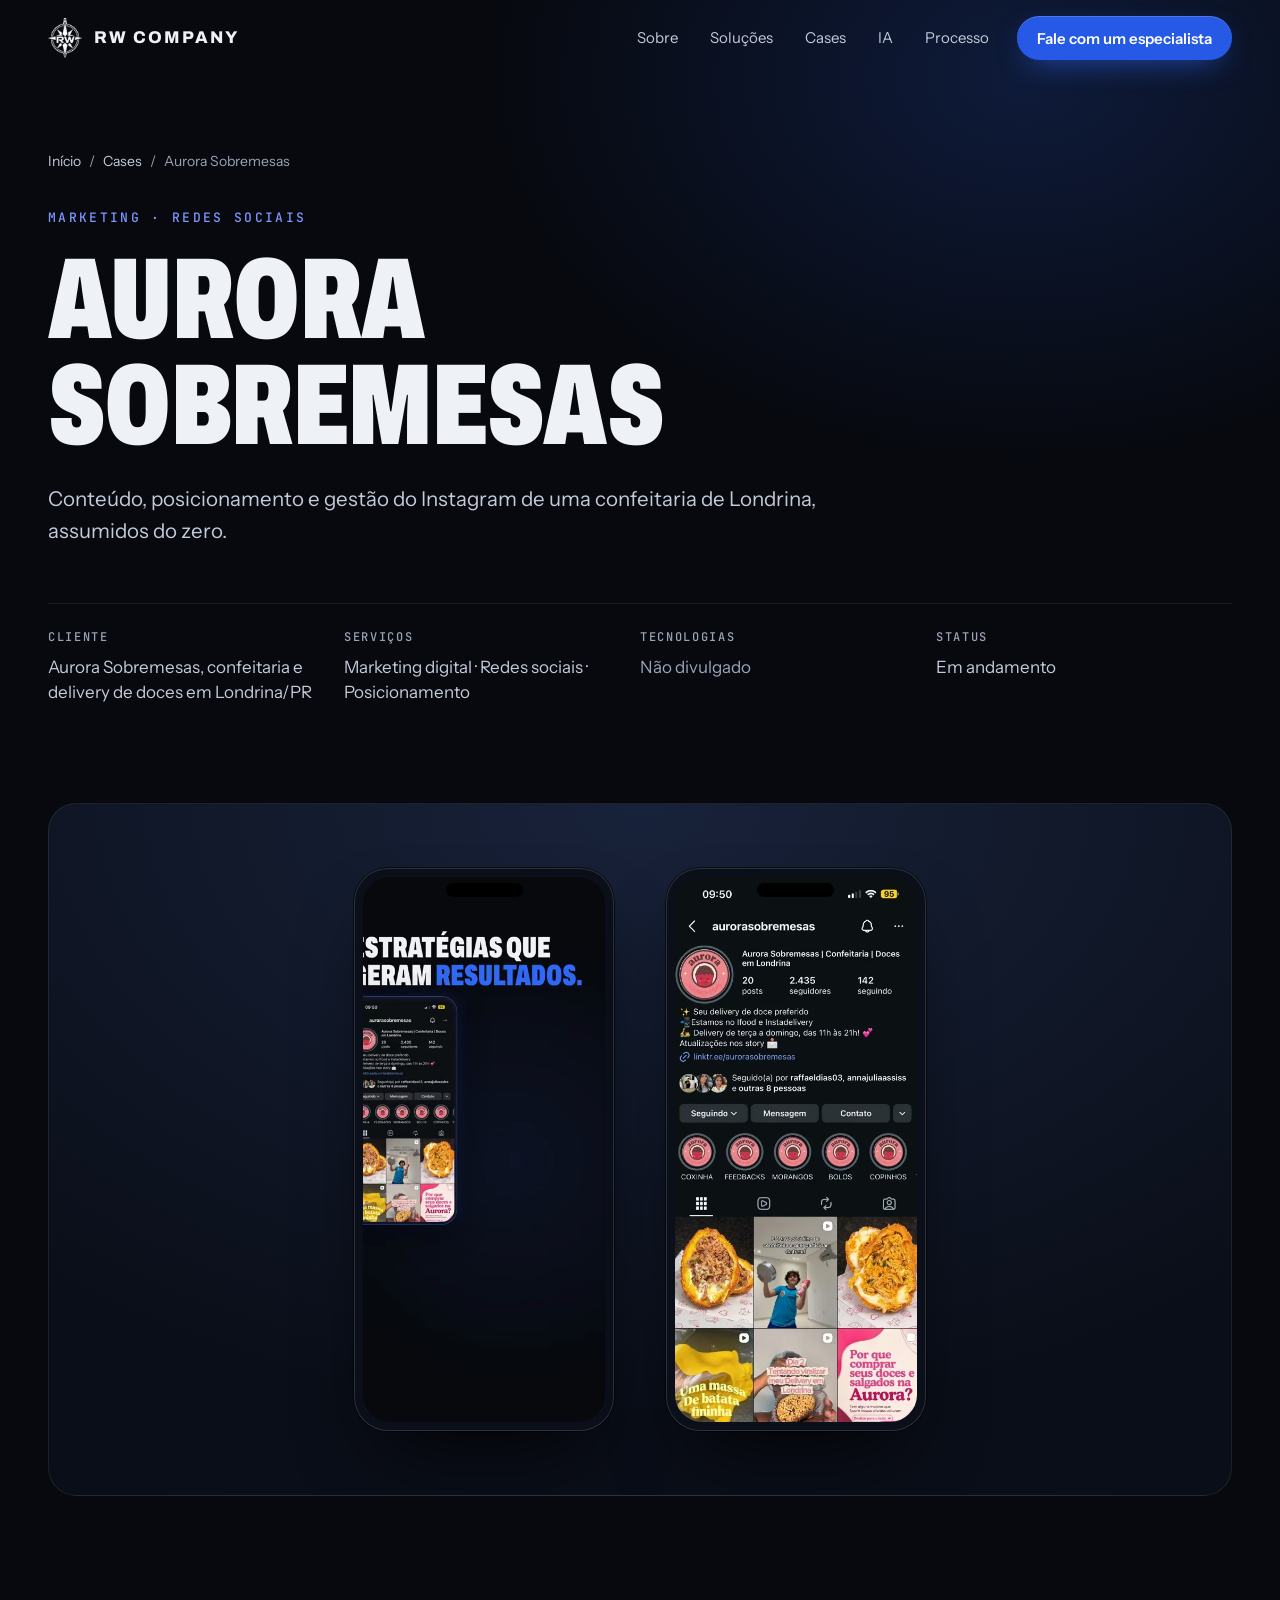
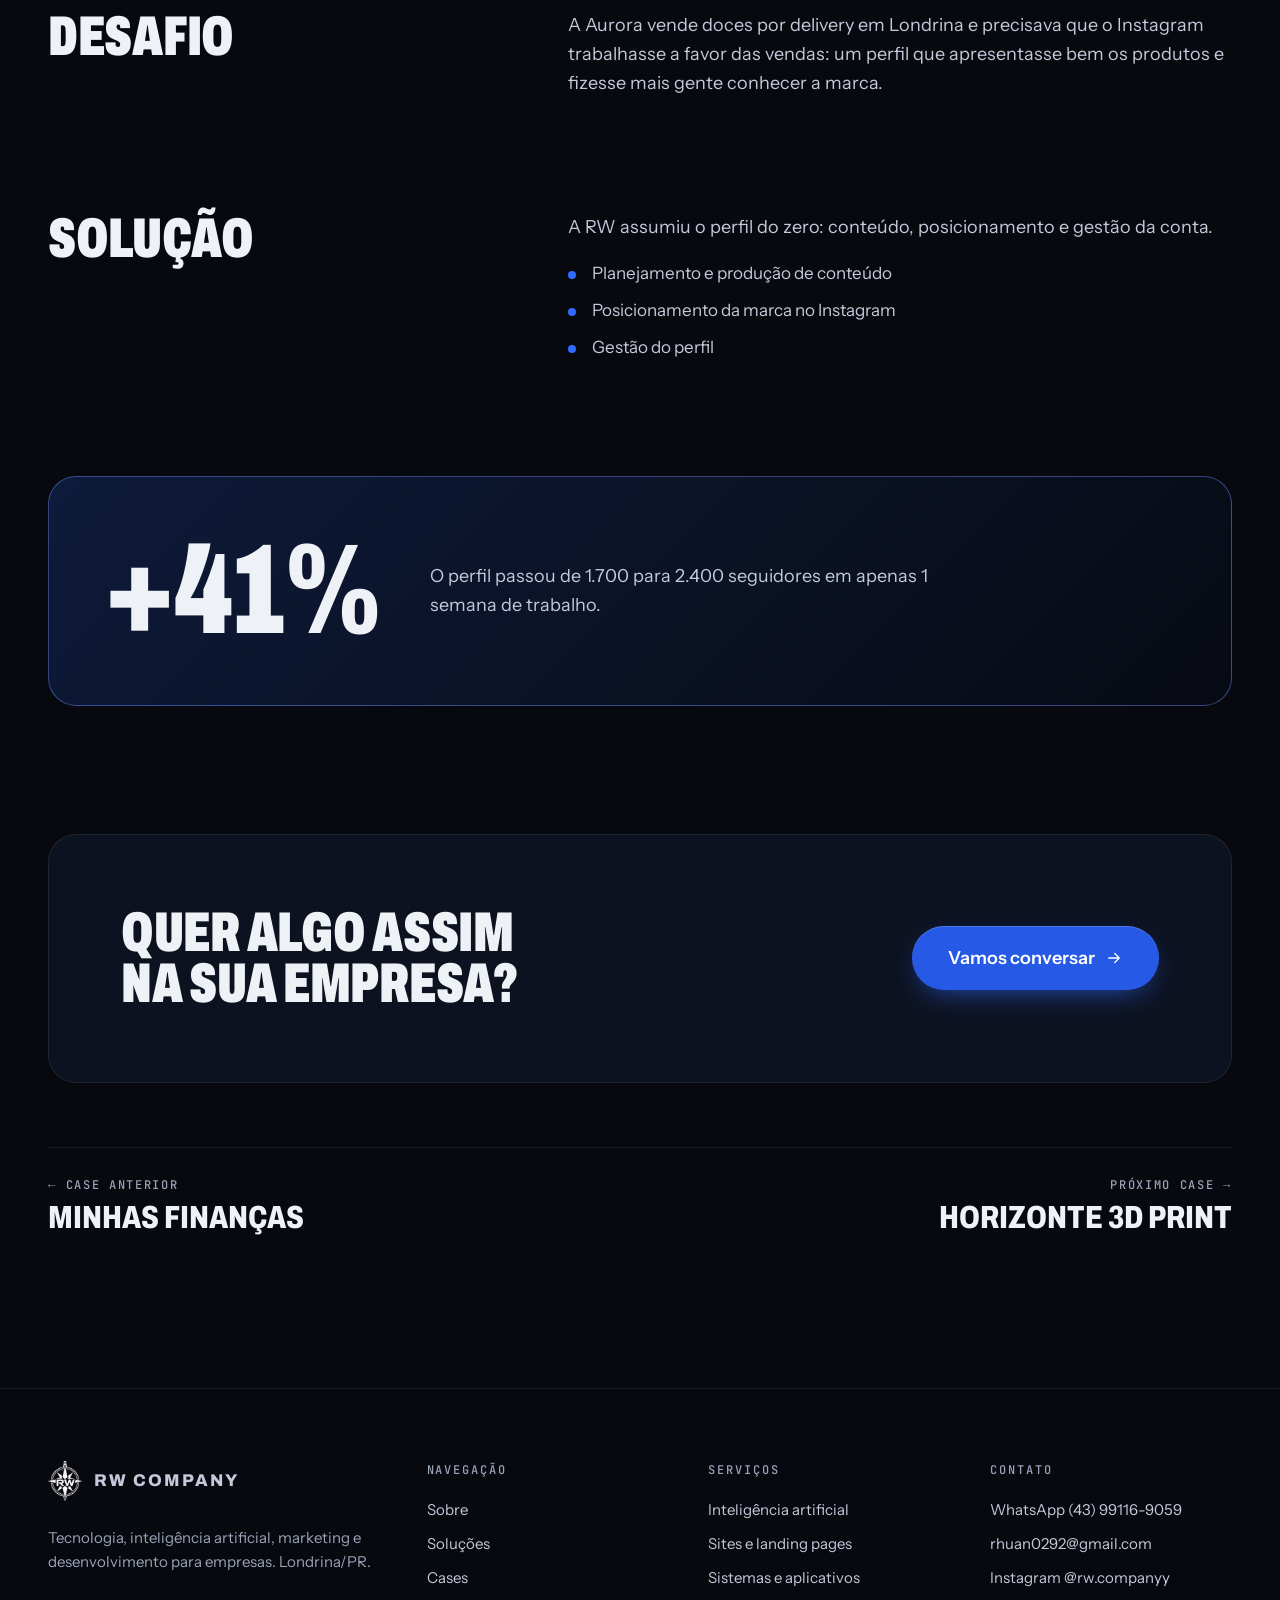
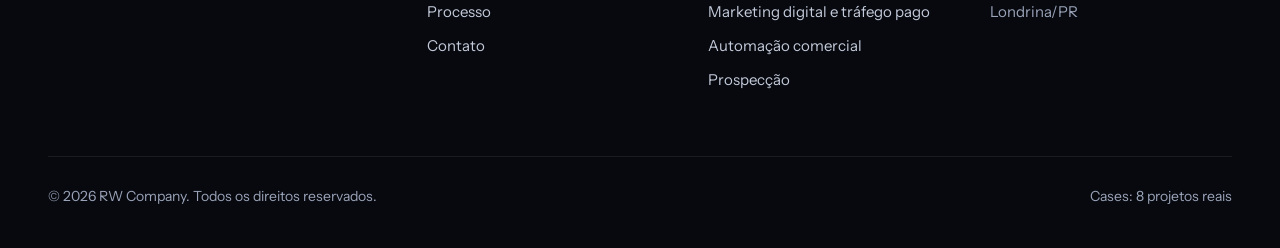
<file: cases/aurora-sobremesas/index.html>
<!doctype html>
<html lang="pt-BR">
<head>
<meta charset="utf-8">
<meta name="viewport" content="width=device-width, initial-scale=1, viewport-fit=cover">
<title>Aurora Sobremesas | Case RW Company</title>
<meta name="description" content="Conteúdo, posicionamento e gestão do Instagram de uma confeitaria de Londrina, assumidos do zero.">
<link rel="canonical" href="https://rwcompany.com.br/cases/aurora-sobremesas/">
<meta name="theme-color" content="#07090F">
<meta name="color-scheme" content="dark">
<meta property="og:type" content="article">
<meta property="og:locale" content="pt_BR">
<meta property="og:site_name" content="RW Company">
<meta property="og:title" content="Aurora Sobremesas | Case RW Company">
<meta property="og:description" content="Conteúdo, posicionamento e gestão do Instagram de uma confeitaria de Londrina, assumidos do zero.">
<meta property="og:url" content="https://rwcompany.com.br/cases/aurora-sobremesas/">
<meta property="og:image" content="https://rwcompany.com.br/assets/img/og.png">
<meta property="og:image:width" content="1200">
<meta property="og:image:height" content="630">
<meta name="twitter:card" content="summary_large_image">
<link rel="icon" href="../../assets/img/favicon-32.png" sizes="32x32" type="image/png">
<link rel="apple-touch-icon" href="../../assets/img/apple-touch-icon.png">
<link rel="manifest" href="../../site.webmanifest">
<link rel="preload" href="../../assets/fonts/archivo-display.woff2" as="font" type="font/woff2" crossorigin>
<link rel="preload" href="../../assets/fonts/instrument-sans.woff2" as="font" type="font/woff2" crossorigin>
<link rel="stylesheet" href="../../assets/css/site.min.css">
<script type="application/ld+json">[{"@context": "https://schema.org", "@type": "ProfessionalService", "name": "RW Company", "url": "https://rwcompany.com.br/", "logo": "https://rwcompany.com.br/assets/img/icon-512.png", "image": "https://rwcompany.com.br/assets/img/og.png", "description": "Tecnologia, inteligência artificial, marketing e desenvolvimento para empresas.", "telephone": "+55-43-99116-9059", "email": "rhuan0292@gmail.com", "address": {"@type": "PostalAddress", "addressLocality": "Londrina", "addressRegion": "PR", "addressCountry": "BR"}, "areaServed": "BR", "sameAs": ["https://instagram.com/rw.companyy"]}, {"@context": "https://schema.org", "@type": "BreadcrumbList", "itemListElement": [{"@type": "ListItem", "position": 1, "name": "Início", "item": "https://rwcompany.com.br/"}, {"@type": "ListItem", "position": 2, "name": "Cases", "item": "https://rwcompany.com.br/#cases"}, {"@type": "ListItem", "position": 3, "name": "Aurora Sobremesas", "item": "https://rwcompany.com.br/cases/aurora-sobremesas/"}]}, {"@context": "https://schema.org", "@type": "CreativeWork", "name": "Aurora Sobremesas", "about": "Marketing · Redes sociais", "description": "Conteúdo, posicionamento e gestão do Instagram de uma confeitaria de Londrina, assumidos do zero.", "creator": {"@type": "Organization", "name": "RW Company", "url": "https://rwcompany.com.br/"}, "inLanguage": "pt-BR"}]</script>
</head>
<body>
<svg width="0" height="0" style="position:absolute" aria-hidden="true"><symbol id="i-arrow" viewBox="0 0 24 24" fill="none" stroke="currentColor" stroke-width="1.7" stroke-linecap="round" stroke-linejoin="round"><path d="M5 12h14M13 6l6 6-6 6"/></symbol><symbol id="i-play" viewBox="0 0 24 24" fill="none" stroke="currentColor" stroke-width="1.7" stroke-linecap="round" stroke-linejoin="round"><path d="M7 4.5v15l13-7.5z" fill="currentColor" stroke="none"/></symbol><symbol id="i-close" viewBox="0 0 24 24" fill="none" stroke="currentColor" stroke-width="1.7" stroke-linecap="round" stroke-linejoin="round"><path d="M6 6l12 12M18 6L6 18"/></symbol><symbol id="i-spark" viewBox="0 0 24 24" fill="none" stroke="currentColor" stroke-width="1.7" stroke-linecap="round" stroke-linejoin="round"><path d="M12 3v4M12 17v4M3 12h4M17 12h4M6.3 6.3l2.5 2.5M15.2 15.2l2.5 2.5M6.3 17.7l2.5-2.5M15.2 8.8l2.5-2.5"/></symbol><symbol id="i-bot" viewBox="0 0 24 24" fill="none" stroke="currentColor" stroke-width="1.7" stroke-linecap="round" stroke-linejoin="round"><rect x="4" y="7" width="16" height="12" rx="4"/><path d="M12 3v4M9 13h.01M15 13h.01M9.5 16h5"/></symbol><symbol id="i-browser" viewBox="0 0 24 24" fill="none" stroke="currentColor" stroke-width="1.7" stroke-linecap="round" stroke-linejoin="round"><rect x="3" y="4" width="18" height="16" rx="3"/><path d="M3 9h18M7 6.5h.01M10 6.5h.01"/></symbol><symbol id="i-app" viewBox="0 0 24 24" fill="none" stroke="currentColor" stroke-width="1.7" stroke-linecap="round" stroke-linejoin="round"><rect x="6" y="2.5" width="12" height="19" rx="3"/><path d="M10 18.5h4"/><path d="M9 7h6M9 10.5h6M9 14h3"/></symbol><symbol id="i-megaphone" viewBox="0 0 24 24" fill="none" stroke="currentColor" stroke-width="1.7" stroke-linecap="round" stroke-linejoin="round"><path d="M4 10v4a1 1 0 0 0 1 1h2l5 4V5L7 9H5a1 1 0 0 0-1 1z"/><path d="M16 8.5a5 5 0 0 1 0 7M18.5 6a8.5 8.5 0 0 1 0 12"/></symbol><symbol id="i-flow" viewBox="0 0 24 24" fill="none" stroke="currentColor" stroke-width="1.7" stroke-linecap="round" stroke-linejoin="round"><circle cx="6" cy="6" r="2.5"/><circle cx="18" cy="18" r="2.5"/><circle cx="18" cy="6" r="2.5"/><path d="M8.5 6h7M18 8.5v7M7.8 7.8l8.4 8.4"/></symbol><symbol id="i-radar" viewBox="0 0 24 24" fill="none" stroke="currentColor" stroke-width="1.7" stroke-linecap="round" stroke-linejoin="round"><circle cx="12" cy="12" r="9"/><circle cx="12" cy="12" r="5"/><path d="M12 12l6-6"/><circle cx="12" cy="12" r="1.2" fill="currentColor"/></symbol><symbol id="i-compass" viewBox="0 0 24 24" fill="none" stroke="currentColor" stroke-width="1.7" stroke-linecap="round" stroke-linejoin="round"><circle cx="12" cy="12" r="9"/><path d="M15.5 8.5l-2 5-5 2 2-5z"/></symbol><symbol id="i-target" viewBox="0 0 24 24" fill="none" stroke="currentColor" stroke-width="1.7" stroke-linecap="round" stroke-linejoin="round"><circle cx="12" cy="12" r="9"/><circle cx="12" cy="12" r="5"/><circle cx="12" cy="12" r="1.5"/></symbol><symbol id="i-layers" viewBox="0 0 24 24" fill="none" stroke="currentColor" stroke-width="1.7" stroke-linecap="round" stroke-linejoin="round"><path d="M12 3l9 5-9 5-9-5z"/><path d="M3 13l9 5 9-5"/></symbol><symbol id="i-chart" viewBox="0 0 24 24" fill="none" stroke="currentColor" stroke-width="1.7" stroke-linecap="round" stroke-linejoin="round"><path d="M4 20V10M10 20V4M16 20v-7M22 20H2"/></symbol><symbol id="i-clock" viewBox="0 0 24 24" fill="none" stroke="currentColor" stroke-width="1.7" stroke-linecap="round" stroke-linejoin="round"><circle cx="12" cy="12" r="9"/><path d="M12 7v5l3 2"/></symbol><symbol id="i-filter" viewBox="0 0 24 24" fill="none" stroke="currentColor" stroke-width="1.7" stroke-linecap="round" stroke-linejoin="round"><path d="M4 5h16l-6 7v6l-4 2v-8z"/></symbol><symbol id="i-link" viewBox="0 0 24 24" fill="none" stroke="currentColor" stroke-width="1.7" stroke-linecap="round" stroke-linejoin="round"><path d="M10 14a4 4 0 0 0 5.7 0l3-3a4 4 0 0 0-5.7-5.7l-1 1"/><path d="M14 10a4 4 0 0 0-5.7 0l-3 3a4 4 0 0 0 5.7 5.7l1-1"/></symbol><symbol id="i-repeat" viewBox="0 0 24 24" fill="none" stroke="currentColor" stroke-width="1.7" stroke-linecap="round" stroke-linejoin="round"><path d="M4 9a7 7 0 0 1 12-3l2 2M20 15a7 7 0 0 1-12 3l-2-2"/><path d="M18 3v5h-5M6 21v-5h5"/></symbol><symbol id="i-scale" viewBox="0 0 24 24" fill="none" stroke="currentColor" stroke-width="1.7" stroke-linecap="round" stroke-linejoin="round"><path d="M4 17l5-5 4 4 7-7"/><path d="M15 9h5v5"/></symbol><symbol id="i-handshake" viewBox="0 0 24 24" fill="none" stroke="currentColor" stroke-width="1.7" stroke-linecap="round" stroke-linejoin="round"><path d="M3 12l4-4 4 2 3-2 3 1 4 3"/><path d="M7 14l3 3c.8.8 2 .8 2.8 0l4.2-4.2"/><path d="M3 12l3 3M21 12l-3 3"/></symbol><symbol id="i-puzzle" viewBox="0 0 24 24" fill="none" stroke="currentColor" stroke-width="1.7" stroke-linecap="round" stroke-linejoin="round"><path d="M9 3h3a2 2 0 1 1 4 0h3v6a2 2 0 1 0 0 4v6h-6a2 2 0 1 0-4 0H3v-6a2 2 0 1 1 0-4V3z"/></symbol><symbol id="i-whatsapp" viewBox="0 0 24 24" fill="none" stroke="currentColor" stroke-width="1.7" stroke-linecap="round" stroke-linejoin="round"><path d="M20.5 3.5A11 11 0 0 0 3.3 17.2L2 22l4.9-1.3A11 11 0 0 0 20.5 3.5zm-8.5 17a9 9 0 0 1-4.6-1.3l-.3-.2-2.9.8.8-2.8-.2-.3a9 9 0 1 1 7.2 3.8zm5-6.7c-.3-.1-1.6-.8-1.9-.9-.3-.1-.4-.1-.6.1l-.9 1.1c-.2.2-.3.2-.6.1a7.3 7.3 0 0 1-3.6-3.2c-.3-.5.3-.4.8-1.4.1-.2 0-.3 0-.5l-.9-2c-.2-.5-.4-.4-.6-.4h-.5a1 1 0 0 0-.7.3 3 3 0 0 0-.9 2.2 5.2 5.2 0 0 0 1.1 2.8 11.9 11.9 0 0 0 4.6 4c1.7.7 2.3.8 3.1.7.5-.1 1.6-.7 1.8-1.3.2-.6.2-1.2.2-1.3-.1-.1-.3-.2-.6-.3z" fill="currentColor" stroke="none"/></symbol><symbol id="i-instagram" viewBox="0 0 24 24" fill="none" stroke="currentColor" stroke-width="1.7" stroke-linecap="round" stroke-linejoin="round"><rect x="3" y="3" width="18" height="18" rx="5"/><circle cx="12" cy="12" r="4"/><circle cx="17.5" cy="6.5" r="1" fill="currentColor"/></symbol><symbol id="i-mail" viewBox="0 0 24 24" fill="none" stroke="currentColor" stroke-width="1.7" stroke-linecap="round" stroke-linejoin="round"><rect x="3" y="5" width="18" height="14" rx="3"/><path d="M4 7l8 6 8-6"/></symbol><symbol id="i-pin" viewBox="0 0 24 24" fill="none" stroke="currentColor" stroke-width="1.7" stroke-linecap="round" stroke-linejoin="round"><path d="M12 21s-7-6.2-7-11.5a7 7 0 0 1 14 0C19 14.8 12 21 12 21z"/><circle cx="12" cy="9.5" r="2.5"/></symbol></svg>
<a class="skip" href="#conteudo">Pular para o conteúdo</a>
<div class="progress" aria-hidden="true"></div>
<header class="header">
  <div class="container header__inner">
    <a class="brand" href="../../" aria-label="RW Company, página inicial"><img src="../../assets/img/logo-48.webp" srcset="../../assets/img/logo-96.webp 2x" width="34" height="40" alt=""><span>RW COMPANY</span></a>
    <button class="menu-btn" type="button" aria-expanded="false" aria-controls="nav" aria-label="Abrir menu"><span></span></button>
    <nav class="nav" id="nav" aria-label="Principal">
      <a class="nav__link" href="../../#sobre">Sobre</a><a class="nav__link" href="../../#solucoes">Soluções</a><a class="nav__link" href="../../#cases">Cases</a><a class="nav__link" href="../../#ia">IA</a><a class="nav__link" href="../../#processo">Processo</a>
      <a class="btn btn--primary btn--sm" href="https://wa.me/5543991169059?text=Ol%C3%A1%21%20Vim%20pelo%20site%20da%20RW%20Company%20e%20quero%20conversar%20sobre%20meu%20neg%C3%B3cio." target="_blank" rel="noopener">Fale com um especialista</a>
    </nav>
  </div>
</header>

<main id="conteudo">
  <section class="case-hero">
    <div class="container">
      <nav class="crumbs" aria-label="Você está em"><a href="../../">Início</a><span aria-hidden="true">/</span><a href="../../#cases">Cases</a><span aria-hidden="true">/</span><span aria-current="page">Aurora Sobremesas</span></nav>
      <p class="eyebrow hero-in">Marketing · Redes sociais</p>
      <h1 class="display mask-group"><span class="mask"><span>Aurora Sobremesas</span></span></h1>
      <p class="lead hero-in" style="--i:2">Conteúdo, posicionamento e gestão do Instagram de uma confeitaria de Londrina, assumidos do zero.</p>
      <dl class="meta hero-in" style="--i:3">
        <div><dt>Cliente</dt><dd>Aurora Sobremesas, confeitaria e delivery de doces em Londrina/PR</dd></div>
        <div><dt>Serviços</dt><dd>Marketing digital · Redes sociais · Posicionamento</dd></div>
        <div><dt>Tecnologias</dt><dd><span class="muted">Não divulgado</span></dd></div>
        <div><dt>Status</dt><dd>Em andamento</dd></div>
      </dl>
    </div>
  </section>
  <div class="container">
    <div class="case-media"><div class="media-row"><div class="device-phone"><video muted loop playsinline preload="none" data-inview poster="../../assets/img/case-aurora-poster.webp" aria-label="Animação do resultado: 1.700 → 2.400 seguidores"><source data-src="../../assets/video/case-aurora.webm" type="video/webm"><source data-src="../../assets/video/case-aurora.mp4" type="video/mp4"></video></div><div class="device-phone"><picture><source type="image/avif" srcset="../../assets/img/aurora-472.avif 472w" sizes="(max-width: 680px) 50vw, 230px"><source type="image/webp" srcset="../../assets/img/aurora-472.webp 472w" sizes="(max-width: 680px) 50vw, 230px"><img src="../../assets/img/aurora-472.webp" width="472" height="1024" alt="Perfil real da Aurora Sobremesas no Instagram" loading="lazy" decoding="async"></picture></div></div></div>
    
    <div class="case-cols">
      <h2 class="display" data-reveal>Desafio</h2>
      <div class="prose" data-reveal><p>A Aurora vende doces por delivery em Londrina e precisava que o Instagram trabalhasse a favor das vendas: um perfil que apresentasse bem os produtos e fizesse mais gente conhecer a marca.</p></div>
    </div>
    <div class="case-cols">
      <h2 class="display" data-reveal>Solução</h2>
      <div class="prose" data-reveal><p>A RW assumiu o perfil do zero: conteúdo, posicionamento e gestão da conta.</p><ul><li>Planejamento e produção de conteúdo</li><li>Posicionamento da marca no Instagram</li><li>Gestão do perfil</li></ul></div>
    </div>
    <div class="result-box" data-reveal><b>+41%</b><p>O perfil passou de 1.700 para 2.400 seguidores em apenas 1 semana de trabalho.</p></div>
    <div class="case-cta" data-reveal>
      <h2 class="display">Quer algo assim na sua empresa?</h2>
      <a class="btn btn--primary btn--lg" href="https://wa.me/5543991169059?text=Ol%C3%A1%21%20Vi%20o%20case%20Aurora%20Sobremesas%20no%20site%20da%20RW%20Company%20e%20quero%20conversar." target="_blank" rel="noopener">Vamos conversar <svg class="arrow" aria-hidden="true"><use href="#i-arrow"/></svg></a>
    </div>
    <nav class="next-case" aria-label="Outros cases">
      <a href="../../cases/minhas-financas/"><small>← Case anterior</small><span>Minhas Finanças</span></a>
      <a href="../../cases/horizonte-3d/"><small>Próximo case →</small><span>Horizonte 3D Print</span></a>
    </nav>
  </div>
</main>
<footer class="footer">
  <div class="container">
    <div class="footer__grid">
      <div class="footer__brand">
        <a class="brand" href="../../"><img src="../../assets/img/logo-48.webp" srcset="../../assets/img/logo-96.webp 2x" width="34" height="40" alt=""><span>RW COMPANY</span></a>
        <p>Tecnologia, inteligência artificial, marketing e desenvolvimento para empresas. Londrina/PR.</p>
      </div>
      <div><h2>Navegação</h2><ul>
        <li><a href="../../#sobre">Sobre</a></li><li><a href="../../#solucoes">Soluções</a></li><li><a href="../../#cases">Cases</a></li>
        <li><a href="../../#processo">Processo</a></li><li><a href="../../#contato">Contato</a></li></ul></div>
      <div><h2>Serviços</h2><ul><li><a href="../../#solucoes">Inteligência artificial</a></li><li><a href="../../#solucoes">Sites e landing pages</a></li><li><a href="../../#solucoes">Sistemas e aplicativos</a></li><li><a href="../../#solucoes">Marketing digital e tráfego pago</a></li><li><a href="../../#solucoes">Automação comercial</a></li><li><a href="../../#solucoes">Prospecção</a></li></ul></div>
      <div><h2>Contato</h2><ul>
        <li><a href="https://wa.me/5543991169059?text=Ol%C3%A1%21%20Vim%20pelo%20site%20da%20RW%20Company%20e%20quero%20conversar%20sobre%20meu%20neg%C3%B3cio." target="_blank" rel="noopener">WhatsApp (43) 99116-9059</a></li>
        <li><a href="mailto:rhuan0292@gmail.com">rhuan0292@gmail.com</a></li>
        <li><a href="https://instagram.com/rw.companyy" target="_blank" rel="noopener">Instagram @rw.companyy</a></li>
        <li><span class="muted">Londrina/PR</span></li></ul></div>
    </div>
    <div class="footer__bottom"><span>© 2026 RW Company. Todos os direitos reservados.</span><span>Cases: 8 projetos reais</span></div>
  </div>
</footer>
<a class="wa-float" href="https://wa.me/5543991169059?text=Ol%C3%A1%21%20Vim%20pelo%20site%20da%20RW%20Company%20e%20quero%20conversar%20sobre%20meu%20neg%C3%B3cio." target="_blank" rel="noopener" aria-label="Conversar no WhatsApp"><svg aria-hidden="true"><use href="#i-whatsapp"/></svg>WhatsApp</a>

<script src="../../assets/js/site.min.js" defer></script>
</body>
</html>
</file>
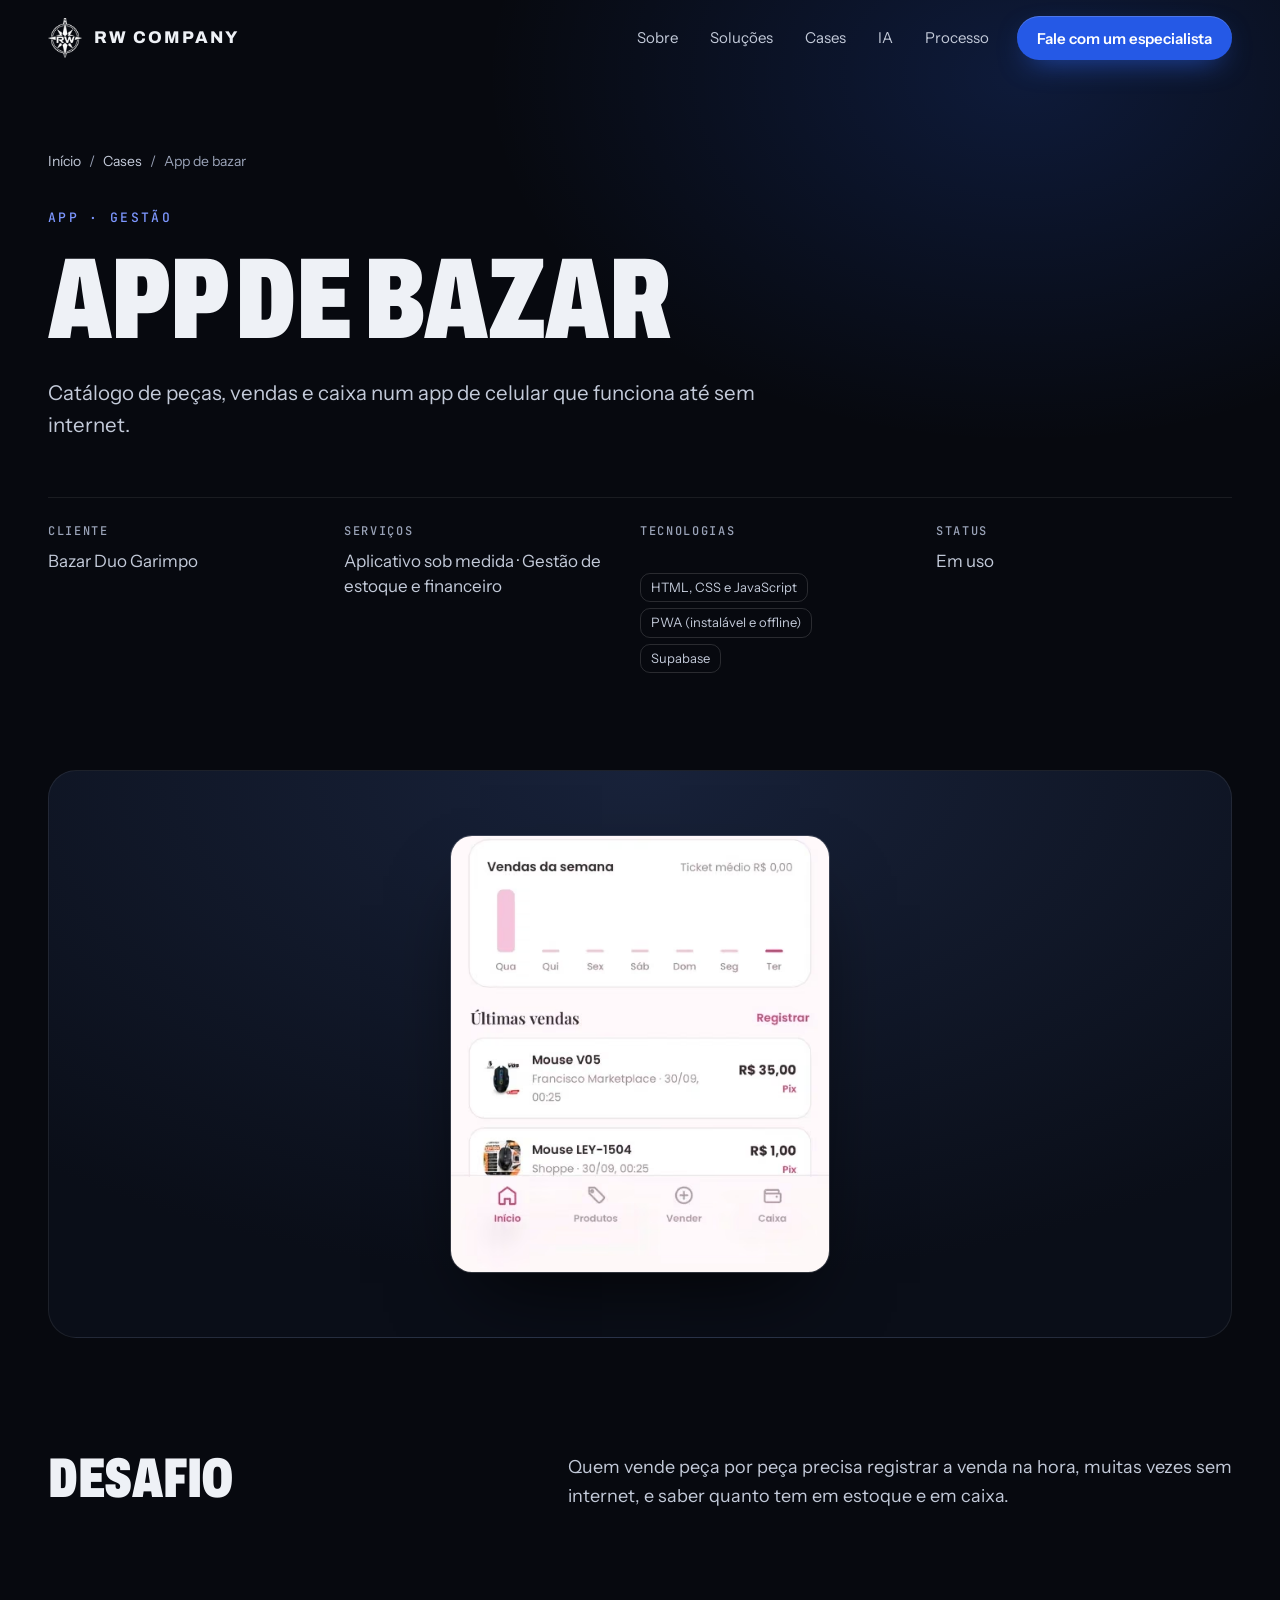
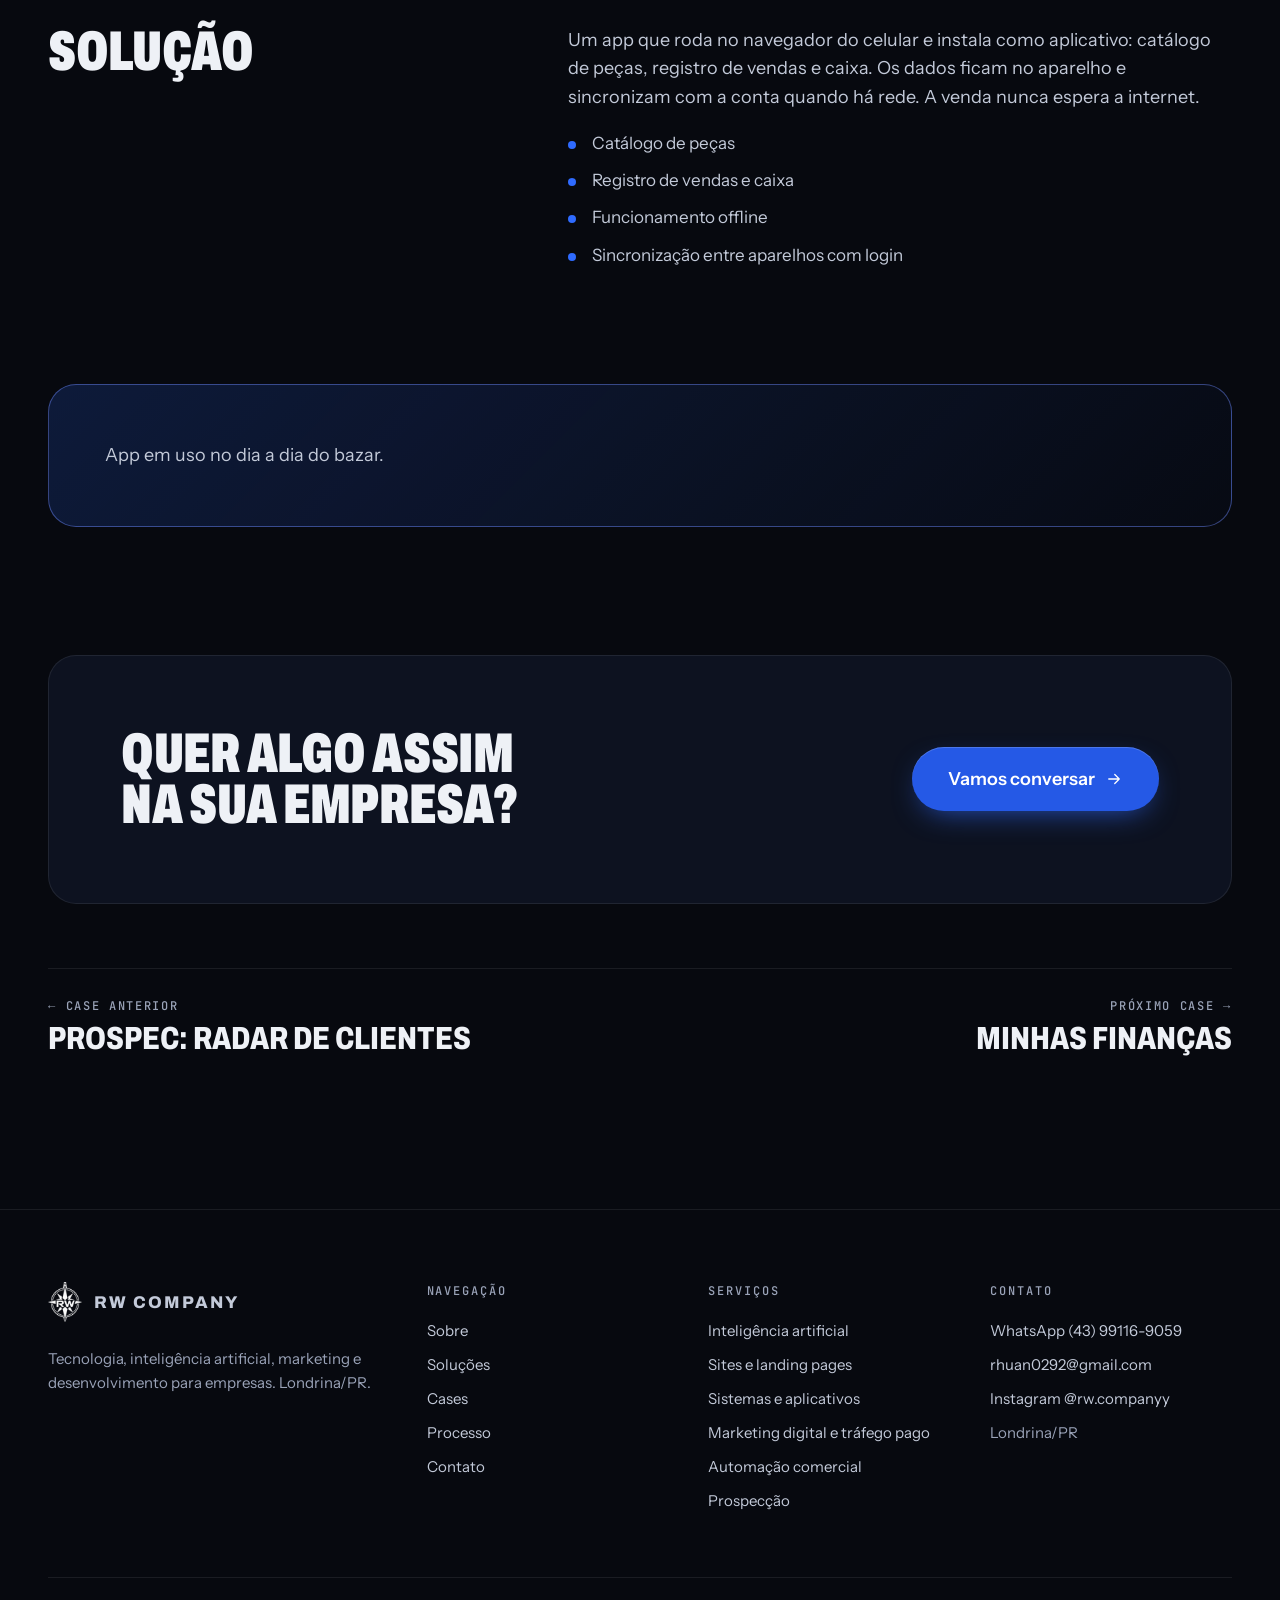
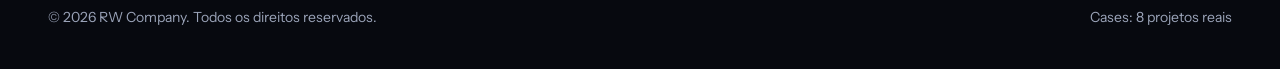
<file: cases/bazar/index.html>
<!doctype html>
<html lang="pt-BR">
<head>
<meta charset="utf-8">
<meta name="viewport" content="width=device-width, initial-scale=1, viewport-fit=cover">
<title>App de bazar | Case RW Company</title>
<meta name="description" content="Catálogo de peças, vendas e caixa num app de celular que funciona até sem internet.">
<link rel="canonical" href="https://rwcompany.com.br/cases/bazar/">
<meta name="theme-color" content="#07090F">
<meta name="color-scheme" content="dark">
<meta property="og:type" content="article">
<meta property="og:locale" content="pt_BR">
<meta property="og:site_name" content="RW Company">
<meta property="og:title" content="App de bazar | Case RW Company">
<meta property="og:description" content="Catálogo de peças, vendas e caixa num app de celular que funciona até sem internet.">
<meta property="og:url" content="https://rwcompany.com.br/cases/bazar/">
<meta property="og:image" content="https://rwcompany.com.br/assets/img/og.png">
<meta property="og:image:width" content="1200">
<meta property="og:image:height" content="630">
<meta name="twitter:card" content="summary_large_image">
<link rel="icon" href="../../assets/img/favicon-32.png" sizes="32x32" type="image/png">
<link rel="apple-touch-icon" href="../../assets/img/apple-touch-icon.png">
<link rel="manifest" href="../../site.webmanifest">
<link rel="preload" href="../../assets/fonts/archivo-display.woff2" as="font" type="font/woff2" crossorigin>
<link rel="preload" href="../../assets/fonts/instrument-sans.woff2" as="font" type="font/woff2" crossorigin>
<link rel="stylesheet" href="../../assets/css/site.min.css">
<script type="application/ld+json">[{"@context": "https://schema.org", "@type": "ProfessionalService", "name": "RW Company", "url": "https://rwcompany.com.br/", "logo": "https://rwcompany.com.br/assets/img/icon-512.png", "image": "https://rwcompany.com.br/assets/img/og.png", "description": "Tecnologia, inteligência artificial, marketing e desenvolvimento para empresas.", "telephone": "+55-43-99116-9059", "email": "rhuan0292@gmail.com", "address": {"@type": "PostalAddress", "addressLocality": "Londrina", "addressRegion": "PR", "addressCountry": "BR"}, "areaServed": "BR", "sameAs": ["https://instagram.com/rw.companyy"]}, {"@context": "https://schema.org", "@type": "BreadcrumbList", "itemListElement": [{"@type": "ListItem", "position": 1, "name": "Início", "item": "https://rwcompany.com.br/"}, {"@type": "ListItem", "position": 2, "name": "Cases", "item": "https://rwcompany.com.br/#cases"}, {"@type": "ListItem", "position": 3, "name": "App de bazar", "item": "https://rwcompany.com.br/cases/bazar/"}]}, {"@context": "https://schema.org", "@type": "CreativeWork", "name": "App de bazar", "about": "App · Gestão", "description": "Catálogo de peças, vendas e caixa num app de celular que funciona até sem internet.", "creator": {"@type": "Organization", "name": "RW Company", "url": "https://rwcompany.com.br/"}, "inLanguage": "pt-BR"}]</script>
</head>
<body>
<svg width="0" height="0" style="position:absolute" aria-hidden="true"><symbol id="i-arrow" viewBox="0 0 24 24" fill="none" stroke="currentColor" stroke-width="1.7" stroke-linecap="round" stroke-linejoin="round"><path d="M5 12h14M13 6l6 6-6 6"/></symbol><symbol id="i-play" viewBox="0 0 24 24" fill="none" stroke="currentColor" stroke-width="1.7" stroke-linecap="round" stroke-linejoin="round"><path d="M7 4.5v15l13-7.5z" fill="currentColor" stroke="none"/></symbol><symbol id="i-close" viewBox="0 0 24 24" fill="none" stroke="currentColor" stroke-width="1.7" stroke-linecap="round" stroke-linejoin="round"><path d="M6 6l12 12M18 6L6 18"/></symbol><symbol id="i-spark" viewBox="0 0 24 24" fill="none" stroke="currentColor" stroke-width="1.7" stroke-linecap="round" stroke-linejoin="round"><path d="M12 3v4M12 17v4M3 12h4M17 12h4M6.3 6.3l2.5 2.5M15.2 15.2l2.5 2.5M6.3 17.7l2.5-2.5M15.2 8.8l2.5-2.5"/></symbol><symbol id="i-bot" viewBox="0 0 24 24" fill="none" stroke="currentColor" stroke-width="1.7" stroke-linecap="round" stroke-linejoin="round"><rect x="4" y="7" width="16" height="12" rx="4"/><path d="M12 3v4M9 13h.01M15 13h.01M9.5 16h5"/></symbol><symbol id="i-browser" viewBox="0 0 24 24" fill="none" stroke="currentColor" stroke-width="1.7" stroke-linecap="round" stroke-linejoin="round"><rect x="3" y="4" width="18" height="16" rx="3"/><path d="M3 9h18M7 6.5h.01M10 6.5h.01"/></symbol><symbol id="i-app" viewBox="0 0 24 24" fill="none" stroke="currentColor" stroke-width="1.7" stroke-linecap="round" stroke-linejoin="round"><rect x="6" y="2.5" width="12" height="19" rx="3"/><path d="M10 18.5h4"/><path d="M9 7h6M9 10.5h6M9 14h3"/></symbol><symbol id="i-megaphone" viewBox="0 0 24 24" fill="none" stroke="currentColor" stroke-width="1.7" stroke-linecap="round" stroke-linejoin="round"><path d="M4 10v4a1 1 0 0 0 1 1h2l5 4V5L7 9H5a1 1 0 0 0-1 1z"/><path d="M16 8.5a5 5 0 0 1 0 7M18.5 6a8.5 8.5 0 0 1 0 12"/></symbol><symbol id="i-flow" viewBox="0 0 24 24" fill="none" stroke="currentColor" stroke-width="1.7" stroke-linecap="round" stroke-linejoin="round"><circle cx="6" cy="6" r="2.5"/><circle cx="18" cy="18" r="2.5"/><circle cx="18" cy="6" r="2.5"/><path d="M8.5 6h7M18 8.5v7M7.8 7.8l8.4 8.4"/></symbol><symbol id="i-radar" viewBox="0 0 24 24" fill="none" stroke="currentColor" stroke-width="1.7" stroke-linecap="round" stroke-linejoin="round"><circle cx="12" cy="12" r="9"/><circle cx="12" cy="12" r="5"/><path d="M12 12l6-6"/><circle cx="12" cy="12" r="1.2" fill="currentColor"/></symbol><symbol id="i-compass" viewBox="0 0 24 24" fill="none" stroke="currentColor" stroke-width="1.7" stroke-linecap="round" stroke-linejoin="round"><circle cx="12" cy="12" r="9"/><path d="M15.5 8.5l-2 5-5 2 2-5z"/></symbol><symbol id="i-target" viewBox="0 0 24 24" fill="none" stroke="currentColor" stroke-width="1.7" stroke-linecap="round" stroke-linejoin="round"><circle cx="12" cy="12" r="9"/><circle cx="12" cy="12" r="5"/><circle cx="12" cy="12" r="1.5"/></symbol><symbol id="i-layers" viewBox="0 0 24 24" fill="none" stroke="currentColor" stroke-width="1.7" stroke-linecap="round" stroke-linejoin="round"><path d="M12 3l9 5-9 5-9-5z"/><path d="M3 13l9 5 9-5"/></symbol><symbol id="i-chart" viewBox="0 0 24 24" fill="none" stroke="currentColor" stroke-width="1.7" stroke-linecap="round" stroke-linejoin="round"><path d="M4 20V10M10 20V4M16 20v-7M22 20H2"/></symbol><symbol id="i-clock" viewBox="0 0 24 24" fill="none" stroke="currentColor" stroke-width="1.7" stroke-linecap="round" stroke-linejoin="round"><circle cx="12" cy="12" r="9"/><path d="M12 7v5l3 2"/></symbol><symbol id="i-filter" viewBox="0 0 24 24" fill="none" stroke="currentColor" stroke-width="1.7" stroke-linecap="round" stroke-linejoin="round"><path d="M4 5h16l-6 7v6l-4 2v-8z"/></symbol><symbol id="i-link" viewBox="0 0 24 24" fill="none" stroke="currentColor" stroke-width="1.7" stroke-linecap="round" stroke-linejoin="round"><path d="M10 14a4 4 0 0 0 5.7 0l3-3a4 4 0 0 0-5.7-5.7l-1 1"/><path d="M14 10a4 4 0 0 0-5.7 0l-3 3a4 4 0 0 0 5.7 5.7l1-1"/></symbol><symbol id="i-repeat" viewBox="0 0 24 24" fill="none" stroke="currentColor" stroke-width="1.7" stroke-linecap="round" stroke-linejoin="round"><path d="M4 9a7 7 0 0 1 12-3l2 2M20 15a7 7 0 0 1-12 3l-2-2"/><path d="M18 3v5h-5M6 21v-5h5"/></symbol><symbol id="i-scale" viewBox="0 0 24 24" fill="none" stroke="currentColor" stroke-width="1.7" stroke-linecap="round" stroke-linejoin="round"><path d="M4 17l5-5 4 4 7-7"/><path d="M15 9h5v5"/></symbol><symbol id="i-handshake" viewBox="0 0 24 24" fill="none" stroke="currentColor" stroke-width="1.7" stroke-linecap="round" stroke-linejoin="round"><path d="M3 12l4-4 4 2 3-2 3 1 4 3"/><path d="M7 14l3 3c.8.8 2 .8 2.8 0l4.2-4.2"/><path d="M3 12l3 3M21 12l-3 3"/></symbol><symbol id="i-puzzle" viewBox="0 0 24 24" fill="none" stroke="currentColor" stroke-width="1.7" stroke-linecap="round" stroke-linejoin="round"><path d="M9 3h3a2 2 0 1 1 4 0h3v6a2 2 0 1 0 0 4v6h-6a2 2 0 1 0-4 0H3v-6a2 2 0 1 1 0-4V3z"/></symbol><symbol id="i-whatsapp" viewBox="0 0 24 24" fill="none" stroke="currentColor" stroke-width="1.7" stroke-linecap="round" stroke-linejoin="round"><path d="M20.5 3.5A11 11 0 0 0 3.3 17.2L2 22l4.9-1.3A11 11 0 0 0 20.5 3.5zm-8.5 17a9 9 0 0 1-4.6-1.3l-.3-.2-2.9.8.8-2.8-.2-.3a9 9 0 1 1 7.2 3.8zm5-6.7c-.3-.1-1.6-.8-1.9-.9-.3-.1-.4-.1-.6.1l-.9 1.1c-.2.2-.3.2-.6.1a7.3 7.3 0 0 1-3.6-3.2c-.3-.5.3-.4.8-1.4.1-.2 0-.3 0-.5l-.9-2c-.2-.5-.4-.4-.6-.4h-.5a1 1 0 0 0-.7.3 3 3 0 0 0-.9 2.2 5.2 5.2 0 0 0 1.1 2.8 11.9 11.9 0 0 0 4.6 4c1.7.7 2.3.8 3.1.7.5-.1 1.6-.7 1.8-1.3.2-.6.2-1.2.2-1.3-.1-.1-.3-.2-.6-.3z" fill="currentColor" stroke="none"/></symbol><symbol id="i-instagram" viewBox="0 0 24 24" fill="none" stroke="currentColor" stroke-width="1.7" stroke-linecap="round" stroke-linejoin="round"><rect x="3" y="3" width="18" height="18" rx="5"/><circle cx="12" cy="12" r="4"/><circle cx="17.5" cy="6.5" r="1" fill="currentColor"/></symbol><symbol id="i-mail" viewBox="0 0 24 24" fill="none" stroke="currentColor" stroke-width="1.7" stroke-linecap="round" stroke-linejoin="round"><rect x="3" y="5" width="18" height="14" rx="3"/><path d="M4 7l8 6 8-6"/></symbol><symbol id="i-pin" viewBox="0 0 24 24" fill="none" stroke="currentColor" stroke-width="1.7" stroke-linecap="round" stroke-linejoin="round"><path d="M12 21s-7-6.2-7-11.5a7 7 0 0 1 14 0C19 14.8 12 21 12 21z"/><circle cx="12" cy="9.5" r="2.5"/></symbol></svg>
<a class="skip" href="#conteudo">Pular para o conteúdo</a>
<div class="progress" aria-hidden="true"></div>
<header class="header">
  <div class="container header__inner">
    <a class="brand" href="../../" aria-label="RW Company, página inicial"><img src="../../assets/img/logo-48.webp" srcset="../../assets/img/logo-96.webp 2x" width="34" height="40" alt=""><span>RW COMPANY</span></a>
    <button class="menu-btn" type="button" aria-expanded="false" aria-controls="nav" aria-label="Abrir menu"><span></span></button>
    <nav class="nav" id="nav" aria-label="Principal">
      <a class="nav__link" href="../../#sobre">Sobre</a><a class="nav__link" href="../../#solucoes">Soluções</a><a class="nav__link" href="../../#cases">Cases</a><a class="nav__link" href="../../#ia">IA</a><a class="nav__link" href="../../#processo">Processo</a>
      <a class="btn btn--primary btn--sm" href="https://wa.me/5543991169059?text=Ol%C3%A1%21%20Vim%20pelo%20site%20da%20RW%20Company%20e%20quero%20conversar%20sobre%20meu%20neg%C3%B3cio." target="_blank" rel="noopener">Fale com um especialista</a>
    </nav>
  </div>
</header>

<main id="conteudo">
  <section class="case-hero">
    <div class="container">
      <nav class="crumbs" aria-label="Você está em"><a href="../../">Início</a><span aria-hidden="true">/</span><a href="../../#cases">Cases</a><span aria-hidden="true">/</span><span aria-current="page">App de bazar</span></nav>
      <p class="eyebrow hero-in">App · Gestão</p>
      <h1 class="display mask-group"><span class="mask"><span>App de bazar</span></span></h1>
      <p class="lead hero-in" style="--i:2">Catálogo de peças, vendas e caixa num app de celular que funciona até sem internet.</p>
      <dl class="meta hero-in" style="--i:3">
        <div><dt>Cliente</dt><dd>Bazar Duo Garimpo</dd></div>
        <div><dt>Serviços</dt><dd>Aplicativo sob medida · Gestão de estoque e financeiro</dd></div>
        <div><dt>Tecnologias</dt><dd><div class="tags"><span class="tag">HTML, CSS e JavaScript</span><span class="tag">PWA (instalável e offline)</span><span class="tag">Supabase</span></div></dd></div>
        <div><dt>Status</dt><dd>Em uso</dd></div>
      </dl>
    </div>
  </section>
  <div class="container">
    <div class="case-media"><div class="device-screen"><picture><source type="image/avif" srcset="../../assets/img/bazar-vendas-462.avif 462w" sizes="(max-width: 680px) 62vw, 300px"><source type="image/webp" srcset="../../assets/img/bazar-vendas-462.webp 462w" sizes="(max-width: 680px) 62vw, 300px"><img src="../../assets/img/bazar-vendas-462.webp" width="462" height="532" alt="App de bazar: vendas da semana e últimas vendas" loading="lazy" decoding="async"></picture></div></div>
    
    <div class="case-cols">
      <h2 class="display" data-reveal>Desafio</h2>
      <div class="prose" data-reveal><p>Quem vende peça por peça precisa registrar a venda na hora, muitas vezes sem internet, e saber quanto tem em estoque e em caixa.</p></div>
    </div>
    <div class="case-cols">
      <h2 class="display" data-reveal>Solução</h2>
      <div class="prose" data-reveal><p>Um app que roda no navegador do celular e instala como aplicativo: catálogo de peças, registro de vendas e caixa. Os dados ficam no aparelho e sincronizam com a conta quando há rede. A venda nunca espera a internet.</p><ul><li>Catálogo de peças</li><li>Registro de vendas e caixa</li><li>Funcionamento offline</li><li>Sincronização entre aparelhos com login</li></ul></div>
    </div>
    <div class="result-box result-box--plain" data-reveal><p>App em uso no dia a dia do bazar.</p></div>
    <div class="case-cta" data-reveal>
      <h2 class="display">Quer algo assim na sua empresa?</h2>
      <a class="btn btn--primary btn--lg" href="https://wa.me/5543991169059?text=Ol%C3%A1%21%20Vi%20o%20case%20App%20de%20bazar%20no%20site%20da%20RW%20Company%20e%20quero%20conversar." target="_blank" rel="noopener">Vamos conversar <svg class="arrow" aria-hidden="true"><use href="#i-arrow"/></svg></a>
    </div>
    <nav class="next-case" aria-label="Outros cases">
      <a href="../../cases/prospec/"><small>← Case anterior</small><span>Prospec: Radar de clientes</span></a>
      <a href="../../cases/minhas-financas/"><small>Próximo case →</small><span>Minhas Finanças</span></a>
    </nav>
  </div>
</main>
<footer class="footer">
  <div class="container">
    <div class="footer__grid">
      <div class="footer__brand">
        <a class="brand" href="../../"><img src="../../assets/img/logo-48.webp" srcset="../../assets/img/logo-96.webp 2x" width="34" height="40" alt=""><span>RW COMPANY</span></a>
        <p>Tecnologia, inteligência artificial, marketing e desenvolvimento para empresas. Londrina/PR.</p>
      </div>
      <div><h2>Navegação</h2><ul>
        <li><a href="../../#sobre">Sobre</a></li><li><a href="../../#solucoes">Soluções</a></li><li><a href="../../#cases">Cases</a></li>
        <li><a href="../../#processo">Processo</a></li><li><a href="../../#contato">Contato</a></li></ul></div>
      <div><h2>Serviços</h2><ul><li><a href="../../#solucoes">Inteligência artificial</a></li><li><a href="../../#solucoes">Sites e landing pages</a></li><li><a href="../../#solucoes">Sistemas e aplicativos</a></li><li><a href="../../#solucoes">Marketing digital e tráfego pago</a></li><li><a href="../../#solucoes">Automação comercial</a></li><li><a href="../../#solucoes">Prospecção</a></li></ul></div>
      <div><h2>Contato</h2><ul>
        <li><a href="https://wa.me/5543991169059?text=Ol%C3%A1%21%20Vim%20pelo%20site%20da%20RW%20Company%20e%20quero%20conversar%20sobre%20meu%20neg%C3%B3cio." target="_blank" rel="noopener">WhatsApp (43) 99116-9059</a></li>
        <li><a href="mailto:rhuan0292@gmail.com">rhuan0292@gmail.com</a></li>
        <li><a href="https://instagram.com/rw.companyy" target="_blank" rel="noopener">Instagram @rw.companyy</a></li>
        <li><span class="muted">Londrina/PR</span></li></ul></div>
    </div>
    <div class="footer__bottom"><span>© 2026 RW Company. Todos os direitos reservados.</span><span>Cases: 8 projetos reais</span></div>
  </div>
</footer>
<a class="wa-float" href="https://wa.me/5543991169059?text=Ol%C3%A1%21%20Vim%20pelo%20site%20da%20RW%20Company%20e%20quero%20conversar%20sobre%20meu%20neg%C3%B3cio." target="_blank" rel="noopener" aria-label="Conversar no WhatsApp"><svg aria-hidden="true"><use href="#i-whatsapp"/></svg>WhatsApp</a>

<script src="../../assets/js/site.min.js" defer></script>
</body>
</html>
</file>
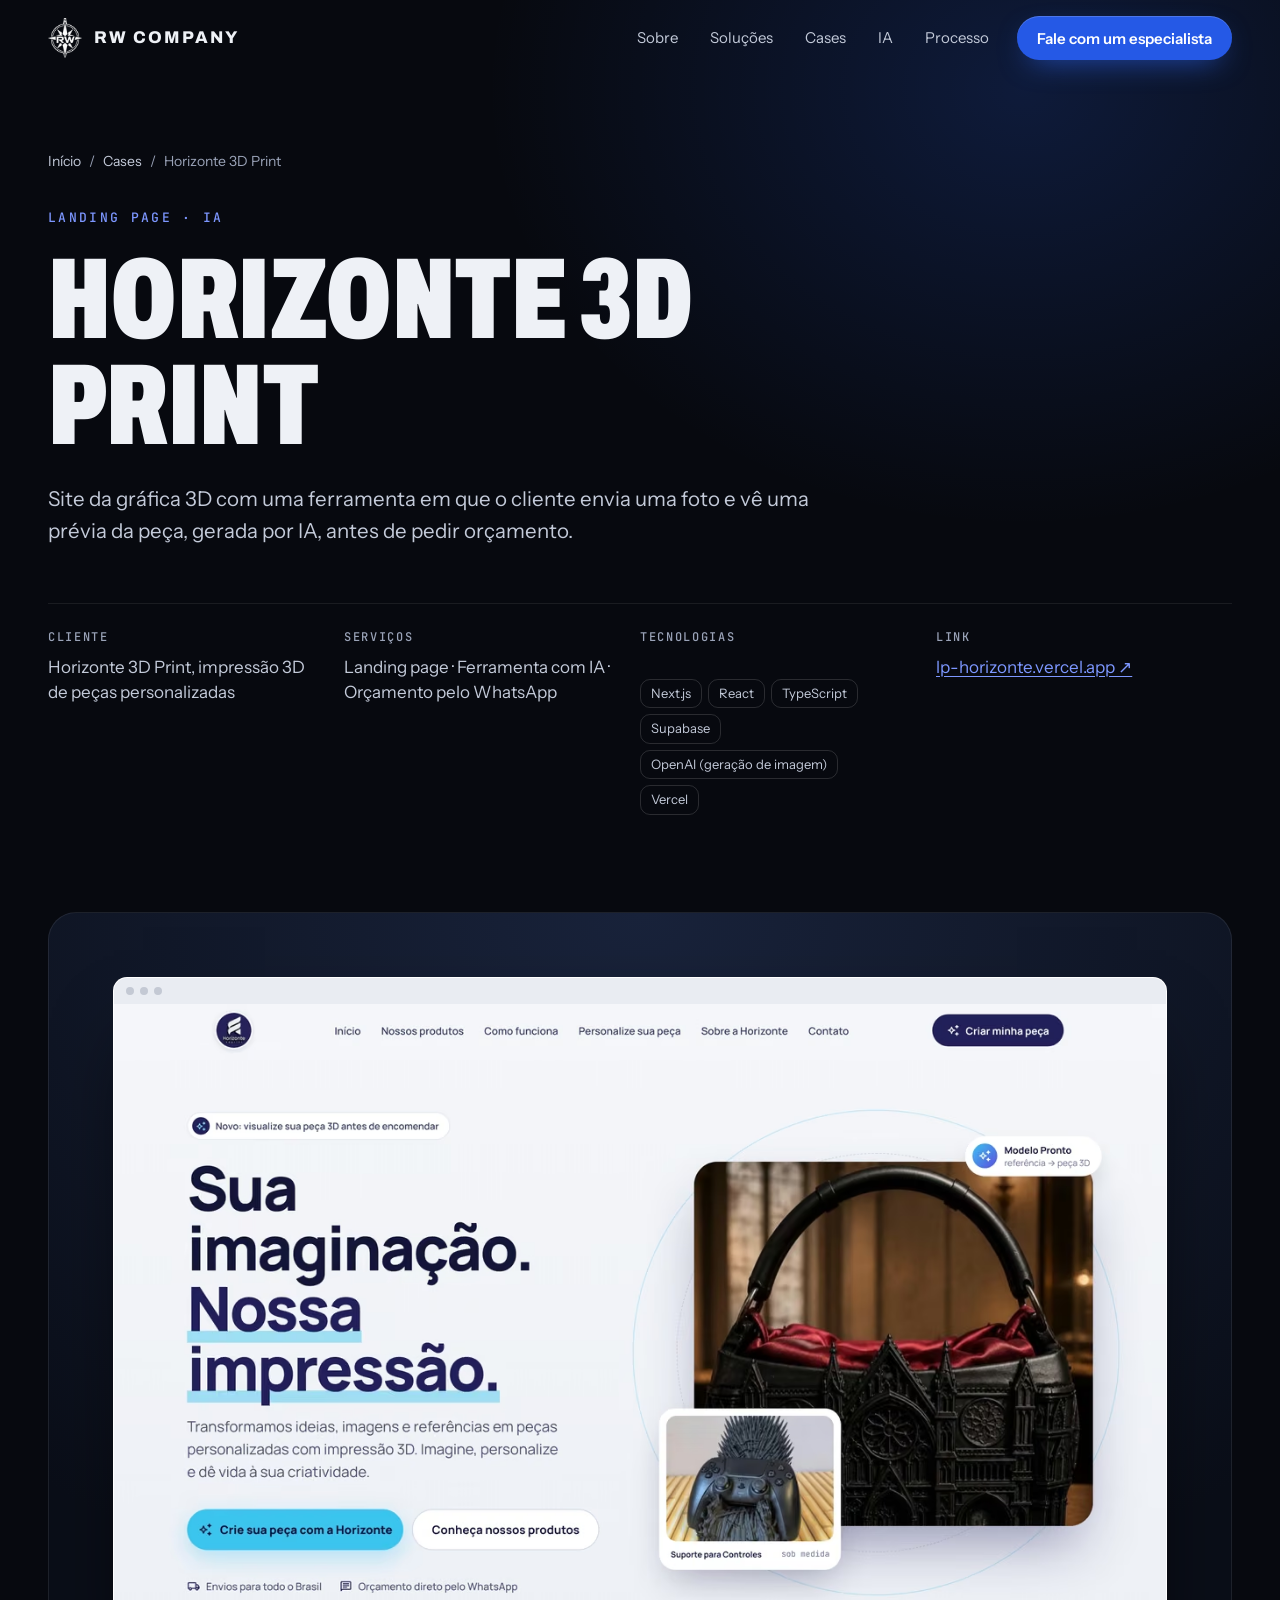
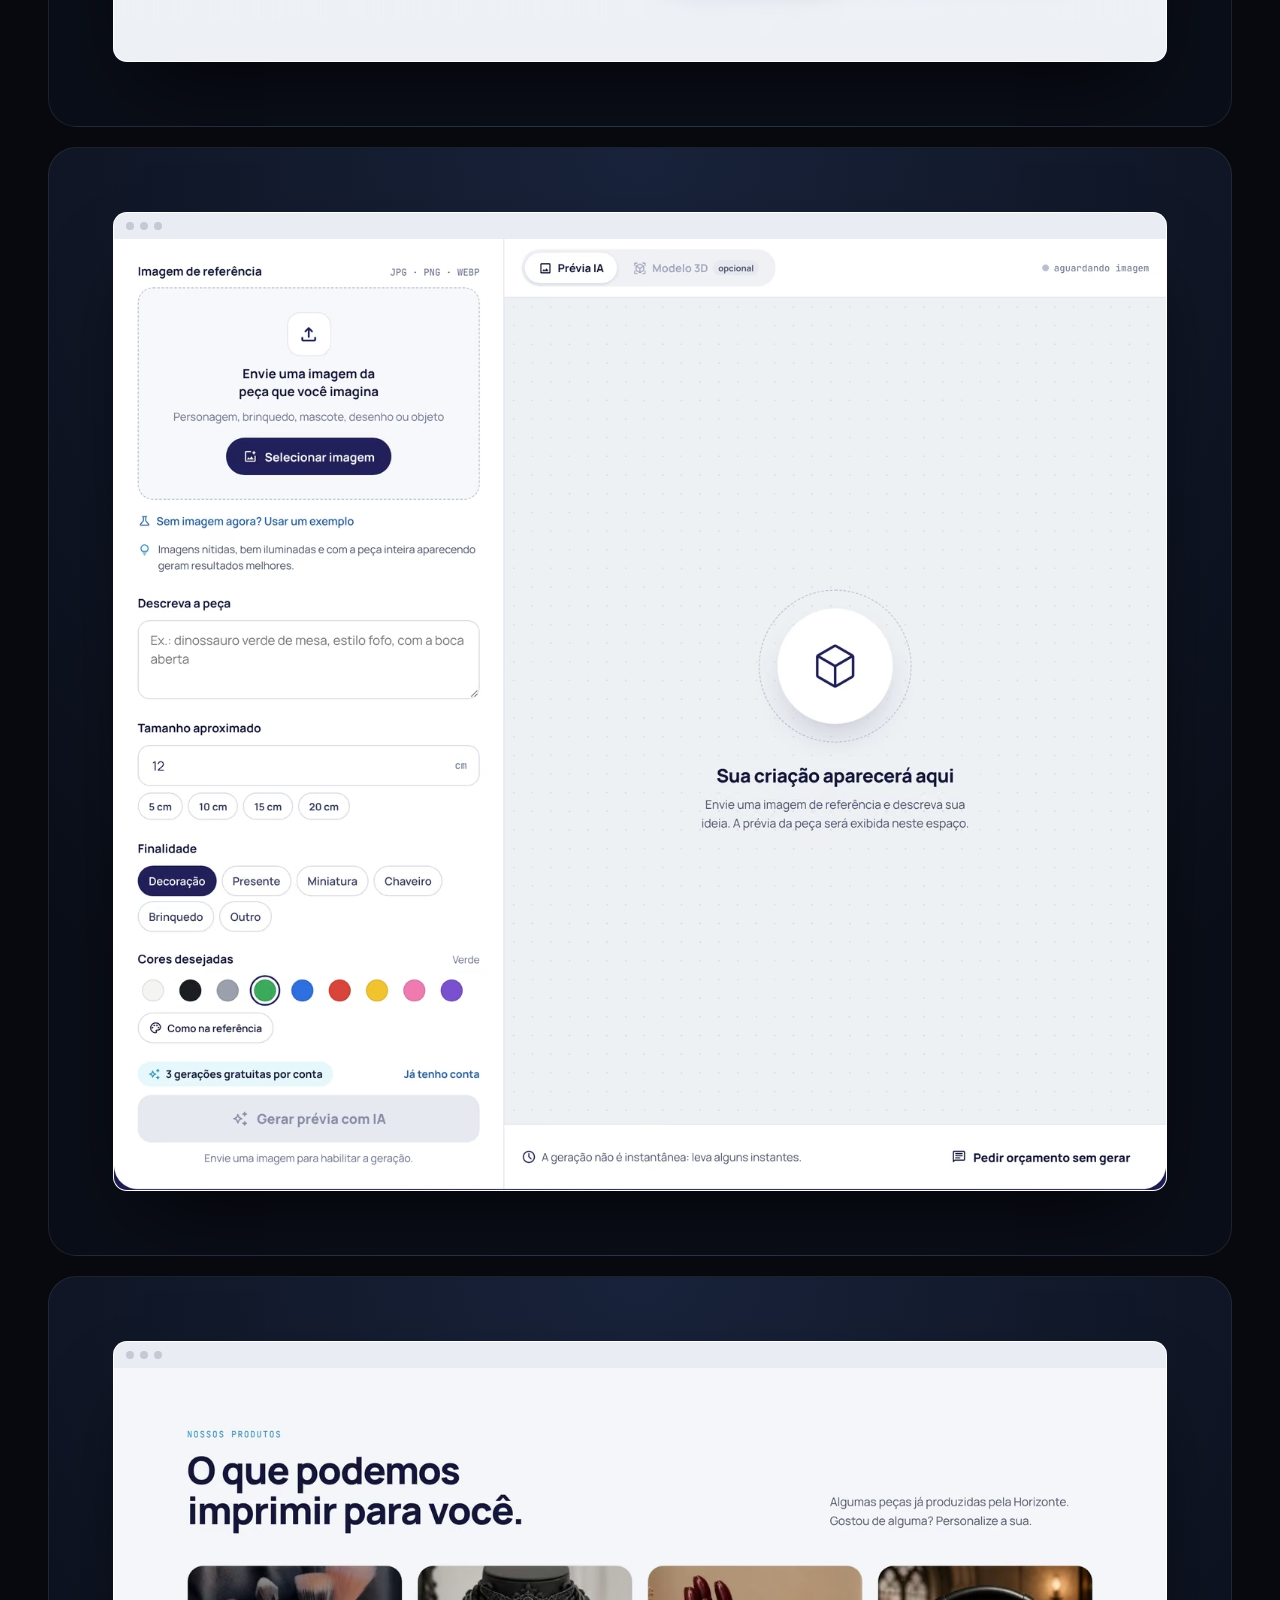
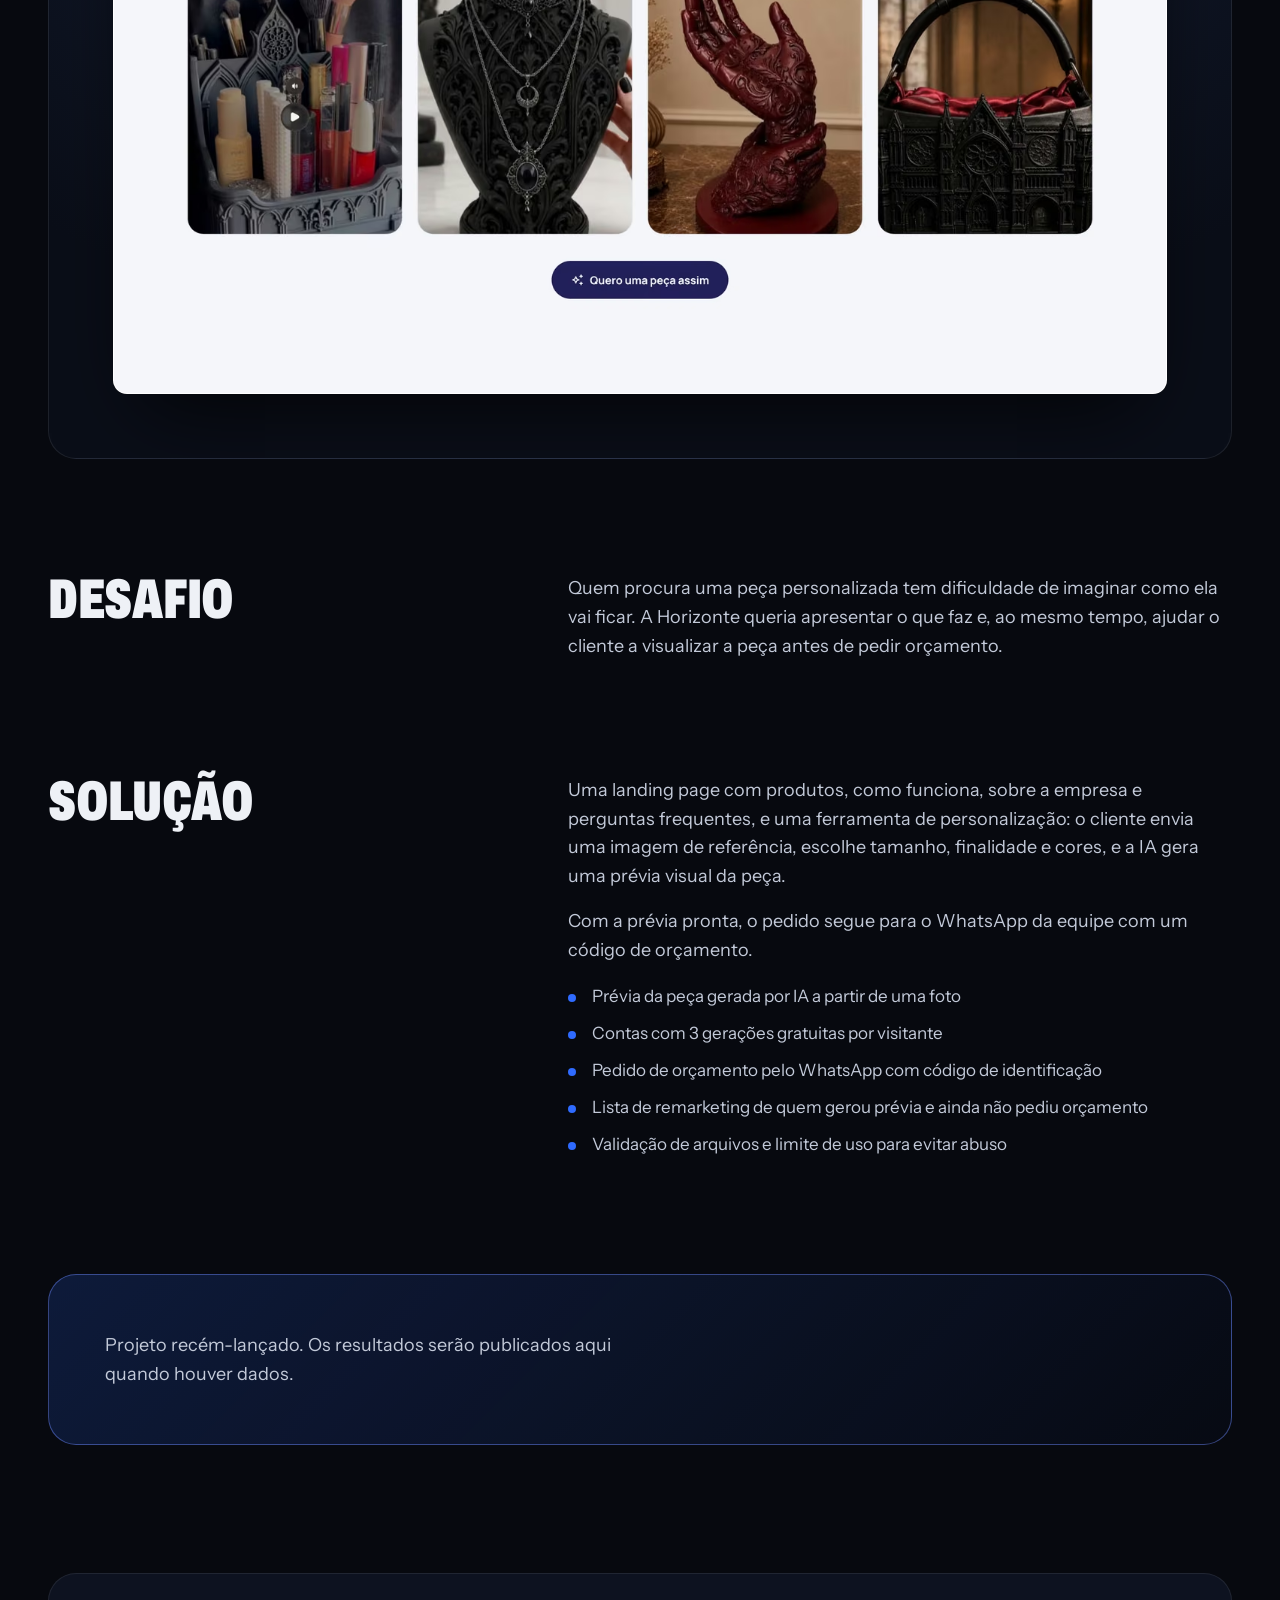
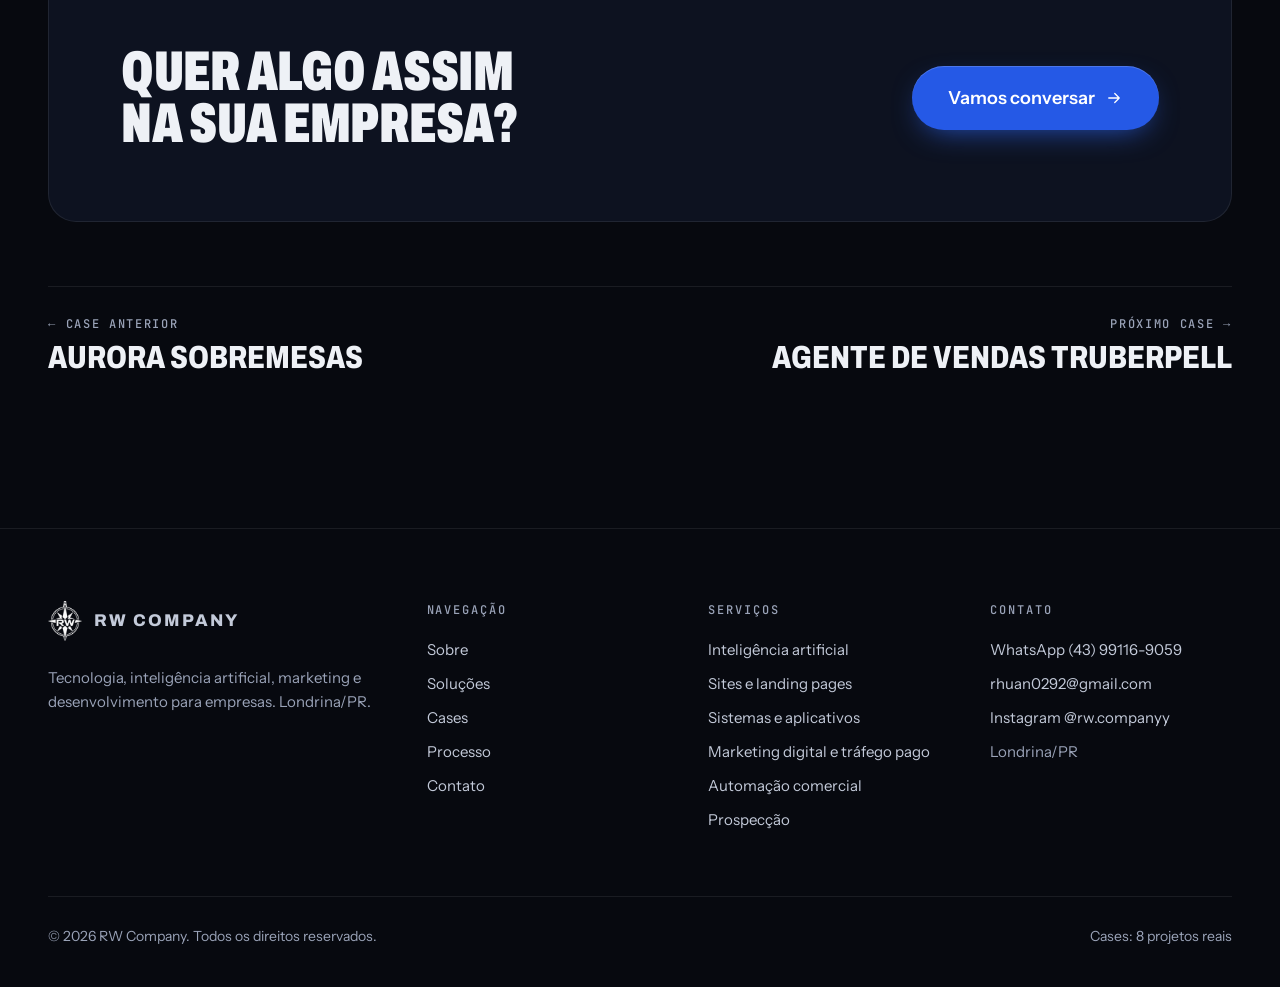
<file: cases/horizonte-3d/index.html>
<!doctype html>
<html lang="pt-BR">
<head>
<meta charset="utf-8">
<meta name="viewport" content="width=device-width, initial-scale=1, viewport-fit=cover">
<title>Horizonte 3D Print | Case RW Company</title>
<meta name="description" content="Site da gráfica 3D com uma ferramenta em que o cliente envia uma foto e vê uma prévia da peça, gerada por IA, antes de pedir orçamento.">
<link rel="canonical" href="https://rwcompany.com.br/cases/horizonte-3d/">
<meta name="theme-color" content="#07090F">
<meta name="color-scheme" content="dark">
<meta property="og:type" content="article">
<meta property="og:locale" content="pt_BR">
<meta property="og:site_name" content="RW Company">
<meta property="og:title" content="Horizonte 3D Print | Case RW Company">
<meta property="og:description" content="Site da gráfica 3D com uma ferramenta em que o cliente envia uma foto e vê uma prévia da peça, gerada por IA, antes de pedir orçamento.">
<meta property="og:url" content="https://rwcompany.com.br/cases/horizonte-3d/">
<meta property="og:image" content="https://rwcompany.com.br/assets/img/og.png">
<meta property="og:image:width" content="1200">
<meta property="og:image:height" content="630">
<meta name="twitter:card" content="summary_large_image">
<link rel="icon" href="../../assets/img/favicon-32.png" sizes="32x32" type="image/png">
<link rel="apple-touch-icon" href="../../assets/img/apple-touch-icon.png">
<link rel="manifest" href="../../site.webmanifest">
<link rel="preload" href="../../assets/fonts/archivo-display.woff2" as="font" type="font/woff2" crossorigin>
<link rel="preload" href="../../assets/fonts/instrument-sans.woff2" as="font" type="font/woff2" crossorigin>
<link rel="stylesheet" href="../../assets/css/site.min.css">
<script type="application/ld+json">[{"@context": "https://schema.org", "@type": "ProfessionalService", "name": "RW Company", "url": "https://rwcompany.com.br/", "logo": "https://rwcompany.com.br/assets/img/icon-512.png", "image": "https://rwcompany.com.br/assets/img/og.png", "description": "Tecnologia, inteligência artificial, marketing e desenvolvimento para empresas.", "telephone": "+55-43-99116-9059", "email": "rhuan0292@gmail.com", "address": {"@type": "PostalAddress", "addressLocality": "Londrina", "addressRegion": "PR", "addressCountry": "BR"}, "areaServed": "BR", "sameAs": ["https://instagram.com/rw.companyy"]}, {"@context": "https://schema.org", "@type": "BreadcrumbList", "itemListElement": [{"@type": "ListItem", "position": 1, "name": "Início", "item": "https://rwcompany.com.br/"}, {"@type": "ListItem", "position": 2, "name": "Cases", "item": "https://rwcompany.com.br/#cases"}, {"@type": "ListItem", "position": 3, "name": "Horizonte 3D Print", "item": "https://rwcompany.com.br/cases/horizonte-3d/"}]}, {"@context": "https://schema.org", "@type": "CreativeWork", "name": "Horizonte 3D Print", "about": "Landing page · IA", "description": "Site da gráfica 3D com uma ferramenta em que o cliente envia uma foto e vê uma prévia da peça, gerada por IA, antes de pedir orçamento.", "creator": {"@type": "Organization", "name": "RW Company", "url": "https://rwcompany.com.br/"}, "inLanguage": "pt-BR"}]</script>
</head>
<body>
<svg width="0" height="0" style="position:absolute" aria-hidden="true"><symbol id="i-arrow" viewBox="0 0 24 24" fill="none" stroke="currentColor" stroke-width="1.7" stroke-linecap="round" stroke-linejoin="round"><path d="M5 12h14M13 6l6 6-6 6"/></symbol><symbol id="i-play" viewBox="0 0 24 24" fill="none" stroke="currentColor" stroke-width="1.7" stroke-linecap="round" stroke-linejoin="round"><path d="M7 4.5v15l13-7.5z" fill="currentColor" stroke="none"/></symbol><symbol id="i-close" viewBox="0 0 24 24" fill="none" stroke="currentColor" stroke-width="1.7" stroke-linecap="round" stroke-linejoin="round"><path d="M6 6l12 12M18 6L6 18"/></symbol><symbol id="i-spark" viewBox="0 0 24 24" fill="none" stroke="currentColor" stroke-width="1.7" stroke-linecap="round" stroke-linejoin="round"><path d="M12 3v4M12 17v4M3 12h4M17 12h4M6.3 6.3l2.5 2.5M15.2 15.2l2.5 2.5M6.3 17.7l2.5-2.5M15.2 8.8l2.5-2.5"/></symbol><symbol id="i-bot" viewBox="0 0 24 24" fill="none" stroke="currentColor" stroke-width="1.7" stroke-linecap="round" stroke-linejoin="round"><rect x="4" y="7" width="16" height="12" rx="4"/><path d="M12 3v4M9 13h.01M15 13h.01M9.5 16h5"/></symbol><symbol id="i-browser" viewBox="0 0 24 24" fill="none" stroke="currentColor" stroke-width="1.7" stroke-linecap="round" stroke-linejoin="round"><rect x="3" y="4" width="18" height="16" rx="3"/><path d="M3 9h18M7 6.5h.01M10 6.5h.01"/></symbol><symbol id="i-app" viewBox="0 0 24 24" fill="none" stroke="currentColor" stroke-width="1.7" stroke-linecap="round" stroke-linejoin="round"><rect x="6" y="2.5" width="12" height="19" rx="3"/><path d="M10 18.5h4"/><path d="M9 7h6M9 10.5h6M9 14h3"/></symbol><symbol id="i-megaphone" viewBox="0 0 24 24" fill="none" stroke="currentColor" stroke-width="1.7" stroke-linecap="round" stroke-linejoin="round"><path d="M4 10v4a1 1 0 0 0 1 1h2l5 4V5L7 9H5a1 1 0 0 0-1 1z"/><path d="M16 8.5a5 5 0 0 1 0 7M18.5 6a8.5 8.5 0 0 1 0 12"/></symbol><symbol id="i-flow" viewBox="0 0 24 24" fill="none" stroke="currentColor" stroke-width="1.7" stroke-linecap="round" stroke-linejoin="round"><circle cx="6" cy="6" r="2.5"/><circle cx="18" cy="18" r="2.5"/><circle cx="18" cy="6" r="2.5"/><path d="M8.5 6h7M18 8.5v7M7.8 7.8l8.4 8.4"/></symbol><symbol id="i-radar" viewBox="0 0 24 24" fill="none" stroke="currentColor" stroke-width="1.7" stroke-linecap="round" stroke-linejoin="round"><circle cx="12" cy="12" r="9"/><circle cx="12" cy="12" r="5"/><path d="M12 12l6-6"/><circle cx="12" cy="12" r="1.2" fill="currentColor"/></symbol><symbol id="i-compass" viewBox="0 0 24 24" fill="none" stroke="currentColor" stroke-width="1.7" stroke-linecap="round" stroke-linejoin="round"><circle cx="12" cy="12" r="9"/><path d="M15.5 8.5l-2 5-5 2 2-5z"/></symbol><symbol id="i-target" viewBox="0 0 24 24" fill="none" stroke="currentColor" stroke-width="1.7" stroke-linecap="round" stroke-linejoin="round"><circle cx="12" cy="12" r="9"/><circle cx="12" cy="12" r="5"/><circle cx="12" cy="12" r="1.5"/></symbol><symbol id="i-layers" viewBox="0 0 24 24" fill="none" stroke="currentColor" stroke-width="1.7" stroke-linecap="round" stroke-linejoin="round"><path d="M12 3l9 5-9 5-9-5z"/><path d="M3 13l9 5 9-5"/></symbol><symbol id="i-chart" viewBox="0 0 24 24" fill="none" stroke="currentColor" stroke-width="1.7" stroke-linecap="round" stroke-linejoin="round"><path d="M4 20V10M10 20V4M16 20v-7M22 20H2"/></symbol><symbol id="i-clock" viewBox="0 0 24 24" fill="none" stroke="currentColor" stroke-width="1.7" stroke-linecap="round" stroke-linejoin="round"><circle cx="12" cy="12" r="9"/><path d="M12 7v5l3 2"/></symbol><symbol id="i-filter" viewBox="0 0 24 24" fill="none" stroke="currentColor" stroke-width="1.7" stroke-linecap="round" stroke-linejoin="round"><path d="M4 5h16l-6 7v6l-4 2v-8z"/></symbol><symbol id="i-link" viewBox="0 0 24 24" fill="none" stroke="currentColor" stroke-width="1.7" stroke-linecap="round" stroke-linejoin="round"><path d="M10 14a4 4 0 0 0 5.7 0l3-3a4 4 0 0 0-5.7-5.7l-1 1"/><path d="M14 10a4 4 0 0 0-5.7 0l-3 3a4 4 0 0 0 5.7 5.7l1-1"/></symbol><symbol id="i-repeat" viewBox="0 0 24 24" fill="none" stroke="currentColor" stroke-width="1.7" stroke-linecap="round" stroke-linejoin="round"><path d="M4 9a7 7 0 0 1 12-3l2 2M20 15a7 7 0 0 1-12 3l-2-2"/><path d="M18 3v5h-5M6 21v-5h5"/></symbol><symbol id="i-scale" viewBox="0 0 24 24" fill="none" stroke="currentColor" stroke-width="1.7" stroke-linecap="round" stroke-linejoin="round"><path d="M4 17l5-5 4 4 7-7"/><path d="M15 9h5v5"/></symbol><symbol id="i-handshake" viewBox="0 0 24 24" fill="none" stroke="currentColor" stroke-width="1.7" stroke-linecap="round" stroke-linejoin="round"><path d="M3 12l4-4 4 2 3-2 3 1 4 3"/><path d="M7 14l3 3c.8.8 2 .8 2.8 0l4.2-4.2"/><path d="M3 12l3 3M21 12l-3 3"/></symbol><symbol id="i-puzzle" viewBox="0 0 24 24" fill="none" stroke="currentColor" stroke-width="1.7" stroke-linecap="round" stroke-linejoin="round"><path d="M9 3h3a2 2 0 1 1 4 0h3v6a2 2 0 1 0 0 4v6h-6a2 2 0 1 0-4 0H3v-6a2 2 0 1 1 0-4V3z"/></symbol><symbol id="i-whatsapp" viewBox="0 0 24 24" fill="none" stroke="currentColor" stroke-width="1.7" stroke-linecap="round" stroke-linejoin="round"><path d="M20.5 3.5A11 11 0 0 0 3.3 17.2L2 22l4.9-1.3A11 11 0 0 0 20.5 3.5zm-8.5 17a9 9 0 0 1-4.6-1.3l-.3-.2-2.9.8.8-2.8-.2-.3a9 9 0 1 1 7.2 3.8zm5-6.7c-.3-.1-1.6-.8-1.9-.9-.3-.1-.4-.1-.6.1l-.9 1.1c-.2.2-.3.2-.6.1a7.3 7.3 0 0 1-3.6-3.2c-.3-.5.3-.4.8-1.4.1-.2 0-.3 0-.5l-.9-2c-.2-.5-.4-.4-.6-.4h-.5a1 1 0 0 0-.7.3 3 3 0 0 0-.9 2.2 5.2 5.2 0 0 0 1.1 2.8 11.9 11.9 0 0 0 4.6 4c1.7.7 2.3.8 3.1.7.5-.1 1.6-.7 1.8-1.3.2-.6.2-1.2.2-1.3-.1-.1-.3-.2-.6-.3z" fill="currentColor" stroke="none"/></symbol><symbol id="i-instagram" viewBox="0 0 24 24" fill="none" stroke="currentColor" stroke-width="1.7" stroke-linecap="round" stroke-linejoin="round"><rect x="3" y="3" width="18" height="18" rx="5"/><circle cx="12" cy="12" r="4"/><circle cx="17.5" cy="6.5" r="1" fill="currentColor"/></symbol><symbol id="i-mail" viewBox="0 0 24 24" fill="none" stroke="currentColor" stroke-width="1.7" stroke-linecap="round" stroke-linejoin="round"><rect x="3" y="5" width="18" height="14" rx="3"/><path d="M4 7l8 6 8-6"/></symbol><symbol id="i-pin" viewBox="0 0 24 24" fill="none" stroke="currentColor" stroke-width="1.7" stroke-linecap="round" stroke-linejoin="round"><path d="M12 21s-7-6.2-7-11.5a7 7 0 0 1 14 0C19 14.8 12 21 12 21z"/><circle cx="12" cy="9.5" r="2.5"/></symbol></svg>
<a class="skip" href="#conteudo">Pular para o conteúdo</a>
<div class="progress" aria-hidden="true"></div>
<header class="header">
  <div class="container header__inner">
    <a class="brand" href="../../" aria-label="RW Company, página inicial"><img src="../../assets/img/logo-48.webp" srcset="../../assets/img/logo-96.webp 2x" width="34" height="40" alt=""><span>RW COMPANY</span></a>
    <button class="menu-btn" type="button" aria-expanded="false" aria-controls="nav" aria-label="Abrir menu"><span></span></button>
    <nav class="nav" id="nav" aria-label="Principal">
      <a class="nav__link" href="../../#sobre">Sobre</a><a class="nav__link" href="../../#solucoes">Soluções</a><a class="nav__link" href="../../#cases">Cases</a><a class="nav__link" href="../../#ia">IA</a><a class="nav__link" href="../../#processo">Processo</a>
      <a class="btn btn--primary btn--sm" href="https://wa.me/5543991169059?text=Ol%C3%A1%21%20Vim%20pelo%20site%20da%20RW%20Company%20e%20quero%20conversar%20sobre%20meu%20neg%C3%B3cio." target="_blank" rel="noopener">Fale com um especialista</a>
    </nav>
  </div>
</header>

<main id="conteudo">
  <section class="case-hero">
    <div class="container">
      <nav class="crumbs" aria-label="Você está em"><a href="../../">Início</a><span aria-hidden="true">/</span><a href="../../#cases">Cases</a><span aria-hidden="true">/</span><span aria-current="page">Horizonte 3D Print</span></nav>
      <p class="eyebrow hero-in">Landing page · IA</p>
      <h1 class="display mask-group"><span class="mask"><span>Horizonte 3D Print</span></span></h1>
      <p class="lead hero-in" style="--i:2">Site da gráfica 3D com uma ferramenta em que o cliente envia uma foto e vê uma prévia da peça, gerada por IA, antes de pedir orçamento.</p>
      <dl class="meta hero-in" style="--i:3">
        <div><dt>Cliente</dt><dd>Horizonte 3D Print, impressão 3D de peças personalizadas</dd></div>
        <div><dt>Serviços</dt><dd>Landing page · Ferramenta com IA · Orçamento pelo WhatsApp</dd></div>
        <div><dt>Tecnologias</dt><dd><div class="tags"><span class="tag">Next.js</span><span class="tag">React</span><span class="tag">TypeScript</span><span class="tag">Supabase</span><span class="tag">OpenAI (geração de imagem)</span><span class="tag">Vercel</span></div></dd></div>
        <div><dt>Link</dt><dd><a href="https://lp-horizonte.vercel.app" target="_blank" rel="noopener">lp-horizonte.vercel.app ↗</a></dd></div>
      </dl>
    </div>
  </section>
  <div class="container">
    <div class="case-media"><div class="device-browser"><div class="device-browser__bar" aria-hidden="true"><i></i><i></i><i></i></div><picture><source type="image/avif" srcset="../../assets/img/horizonte-site-640.avif 640w, ../../assets/img/horizonte-site-1200.avif 1200w, ../../assets/img/horizonte-site-1600.avif 1600w" sizes="(max-width: 1100px) 92vw, 1080px"><source type="image/webp" srcset="../../assets/img/horizonte-site-640.webp 640w, ../../assets/img/horizonte-site-1200.webp 1200w, ../../assets/img/horizonte-site-1600.webp 1600w" sizes="(max-width: 1100px) 92vw, 1080px"><img src="../../assets/img/horizonte-site-1600.webp" width="640" height="400" alt="Página inicial da Horizonte 3D Print" loading="lazy" decoding="async"></picture></div></div><div class="case-media"><div class="device-browser"><div class="device-browser__bar" aria-hidden="true"><i></i><i></i><i></i></div><picture><source type="image/avif" srcset="../../assets/img/horizonte-ferramenta-800.avif 800w, ../../assets/img/horizonte-ferramenta-1400.avif 1400w" sizes="(max-width: 1100px) 92vw, 1080px"><source type="image/webp" srcset="../../assets/img/horizonte-ferramenta-800.webp 800w, ../../assets/img/horizonte-ferramenta-1400.webp 1400w" sizes="(max-width: 1100px) 92vw, 1080px"><img src="../../assets/img/horizonte-ferramenta-1400.webp" width="800" height="723" alt="Ferramenta de personalização com IA" loading="lazy" decoding="async"></picture></div></div><div class="case-media"><div class="device-browser"><div class="device-browser__bar" aria-hidden="true"><i></i><i></i><i></i></div><picture><source type="image/avif" srcset="../../assets/img/horizonte-produtos-800.avif 800w, ../../assets/img/horizonte-produtos-1400.avif 1400w" sizes="(max-width: 1100px) 92vw, 1080px"><source type="image/webp" srcset="../../assets/img/horizonte-produtos-800.webp 800w, ../../assets/img/horizonte-produtos-1400.webp 1400w" sizes="(max-width: 1100px) 92vw, 1080px"><img src="../../assets/img/horizonte-produtos-1400.webp" width="800" height="476" alt="Seção de produtos" loading="lazy" decoding="async"></picture></div></div>
    
    <div class="case-cols">
      <h2 class="display" data-reveal>Desafio</h2>
      <div class="prose" data-reveal><p>Quem procura uma peça personalizada tem dificuldade de imaginar como ela vai ficar. A Horizonte queria apresentar o que faz e, ao mesmo tempo, ajudar o cliente a visualizar a peça antes de pedir orçamento.</p></div>
    </div>
    <div class="case-cols">
      <h2 class="display" data-reveal>Solução</h2>
      <div class="prose" data-reveal><p>Uma landing page com produtos, como funciona, sobre a empresa e perguntas frequentes, e uma ferramenta de personalização: o cliente envia uma imagem de referência, escolhe tamanho, finalidade e cores, e a IA gera uma prévia visual da peça.</p><p>Com a prévia pronta, o pedido segue para o WhatsApp da equipe com um código de orçamento.</p><ul><li>Prévia da peça gerada por IA a partir de uma foto</li><li>Contas com 3 gerações gratuitas por visitante</li><li>Pedido de orçamento pelo WhatsApp com código de identificação</li><li>Lista de remarketing de quem gerou prévia e ainda não pediu orçamento</li><li>Validação de arquivos e limite de uso para evitar abuso</li></ul></div>
    </div>
    <div class="result-box result-box--plain" data-reveal><p>Projeto recém-lançado. Os resultados serão publicados aqui quando houver dados.</p></div>
    <div class="case-cta" data-reveal>
      <h2 class="display">Quer algo assim na sua empresa?</h2>
      <a class="btn btn--primary btn--lg" href="https://wa.me/5543991169059?text=Ol%C3%A1%21%20Vi%20o%20case%20Horizonte%203D%20Print%20no%20site%20da%20RW%20Company%20e%20quero%20conversar." target="_blank" rel="noopener">Vamos conversar <svg class="arrow" aria-hidden="true"><use href="#i-arrow"/></svg></a>
    </div>
    <nav class="next-case" aria-label="Outros cases">
      <a href="../../cases/aurora-sobremesas/"><small>← Case anterior</small><span>Aurora Sobremesas</span></a>
      <a href="../../cases/agente-whatsapp-truberpell/"><small>Próximo case →</small><span>Agente de vendas Truberpell</span></a>
    </nav>
  </div>
</main>
<footer class="footer">
  <div class="container">
    <div class="footer__grid">
      <div class="footer__brand">
        <a class="brand" href="../../"><img src="../../assets/img/logo-48.webp" srcset="../../assets/img/logo-96.webp 2x" width="34" height="40" alt=""><span>RW COMPANY</span></a>
        <p>Tecnologia, inteligência artificial, marketing e desenvolvimento para empresas. Londrina/PR.</p>
      </div>
      <div><h2>Navegação</h2><ul>
        <li><a href="../../#sobre">Sobre</a></li><li><a href="../../#solucoes">Soluções</a></li><li><a href="../../#cases">Cases</a></li>
        <li><a href="../../#processo">Processo</a></li><li><a href="../../#contato">Contato</a></li></ul></div>
      <div><h2>Serviços</h2><ul><li><a href="../../#solucoes">Inteligência artificial</a></li><li><a href="../../#solucoes">Sites e landing pages</a></li><li><a href="../../#solucoes">Sistemas e aplicativos</a></li><li><a href="../../#solucoes">Marketing digital e tráfego pago</a></li><li><a href="../../#solucoes">Automação comercial</a></li><li><a href="../../#solucoes">Prospecção</a></li></ul></div>
      <div><h2>Contato</h2><ul>
        <li><a href="https://wa.me/5543991169059?text=Ol%C3%A1%21%20Vim%20pelo%20site%20da%20RW%20Company%20e%20quero%20conversar%20sobre%20meu%20neg%C3%B3cio." target="_blank" rel="noopener">WhatsApp (43) 99116-9059</a></li>
        <li><a href="mailto:rhuan0292@gmail.com">rhuan0292@gmail.com</a></li>
        <li><a href="https://instagram.com/rw.companyy" target="_blank" rel="noopener">Instagram @rw.companyy</a></li>
        <li><span class="muted">Londrina/PR</span></li></ul></div>
    </div>
    <div class="footer__bottom"><span>© 2026 RW Company. Todos os direitos reservados.</span><span>Cases: 8 projetos reais</span></div>
  </div>
</footer>
<a class="wa-float" href="https://wa.me/5543991169059?text=Ol%C3%A1%21%20Vim%20pelo%20site%20da%20RW%20Company%20e%20quero%20conversar%20sobre%20meu%20neg%C3%B3cio." target="_blank" rel="noopener" aria-label="Conversar no WhatsApp"><svg aria-hidden="true"><use href="#i-whatsapp"/></svg>WhatsApp</a>

<script src="../../assets/js/site.min.js" defer></script>
</body>
</html>
</file>
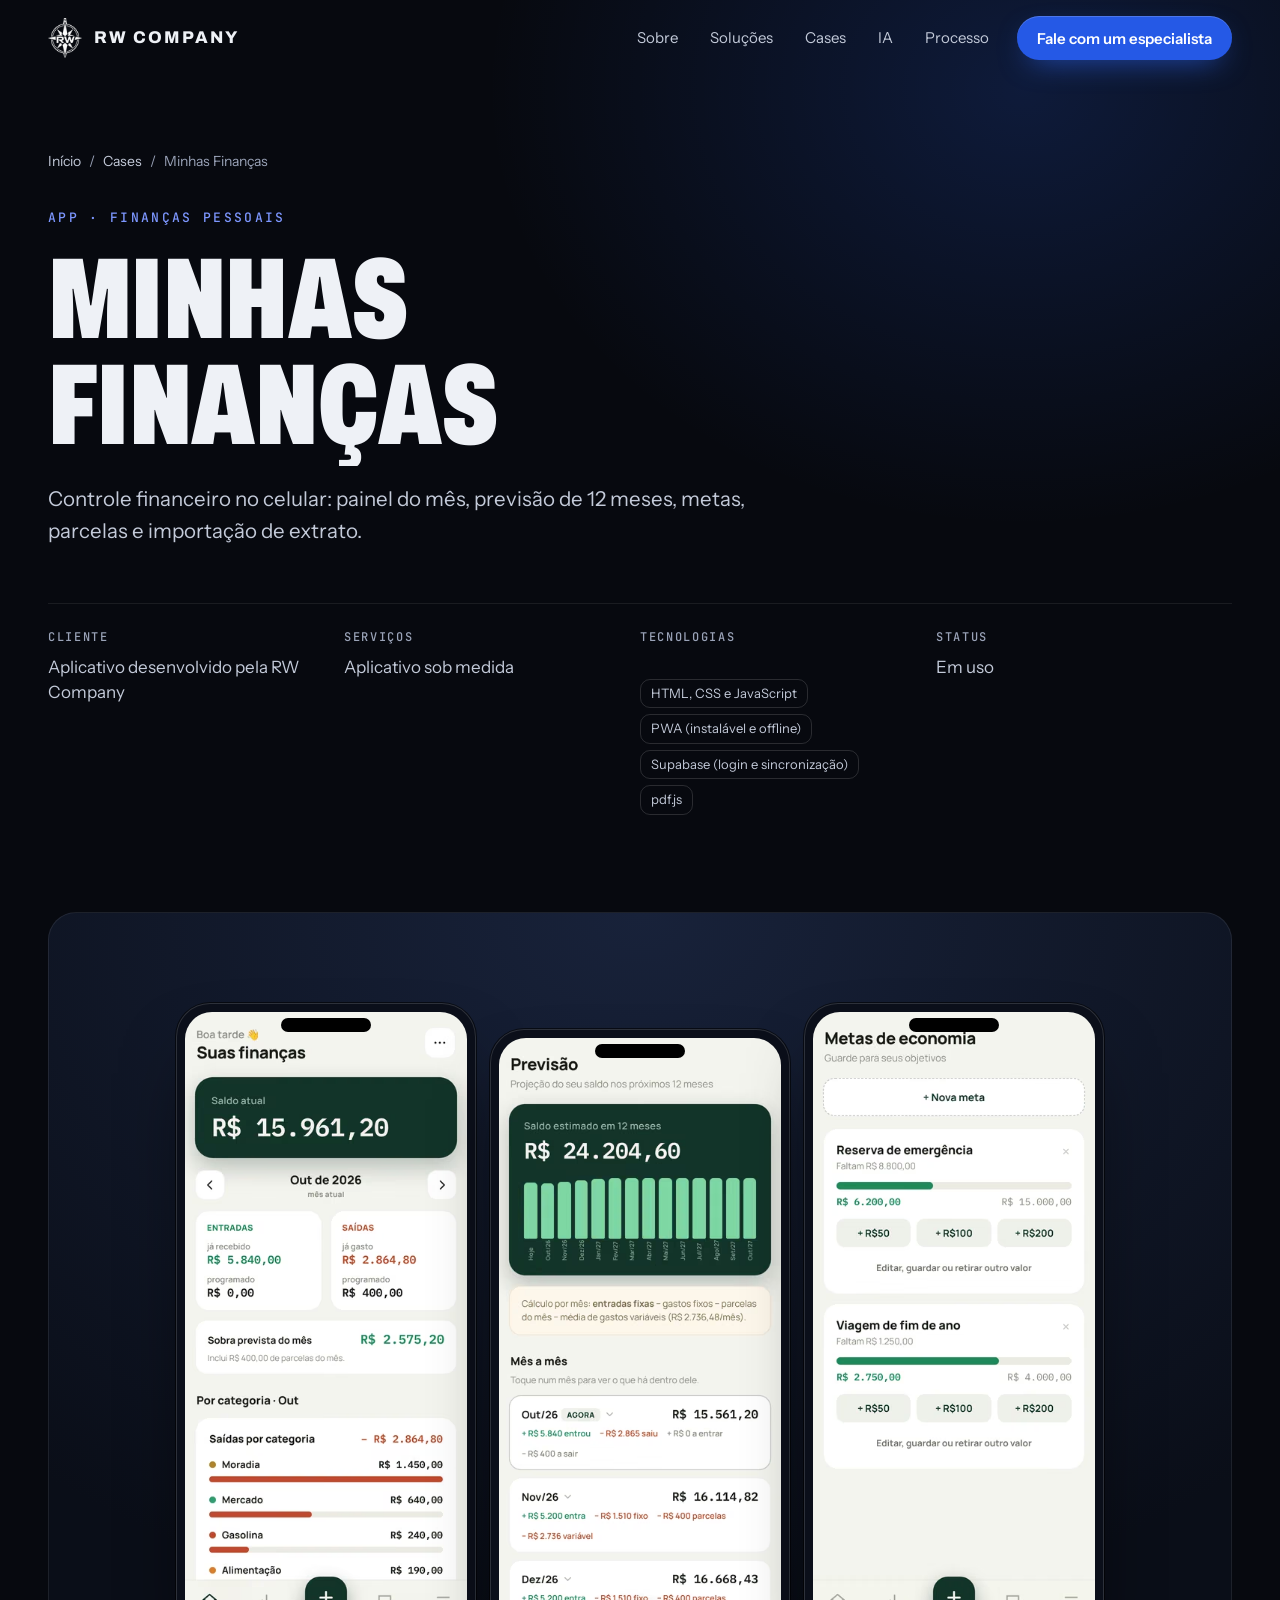
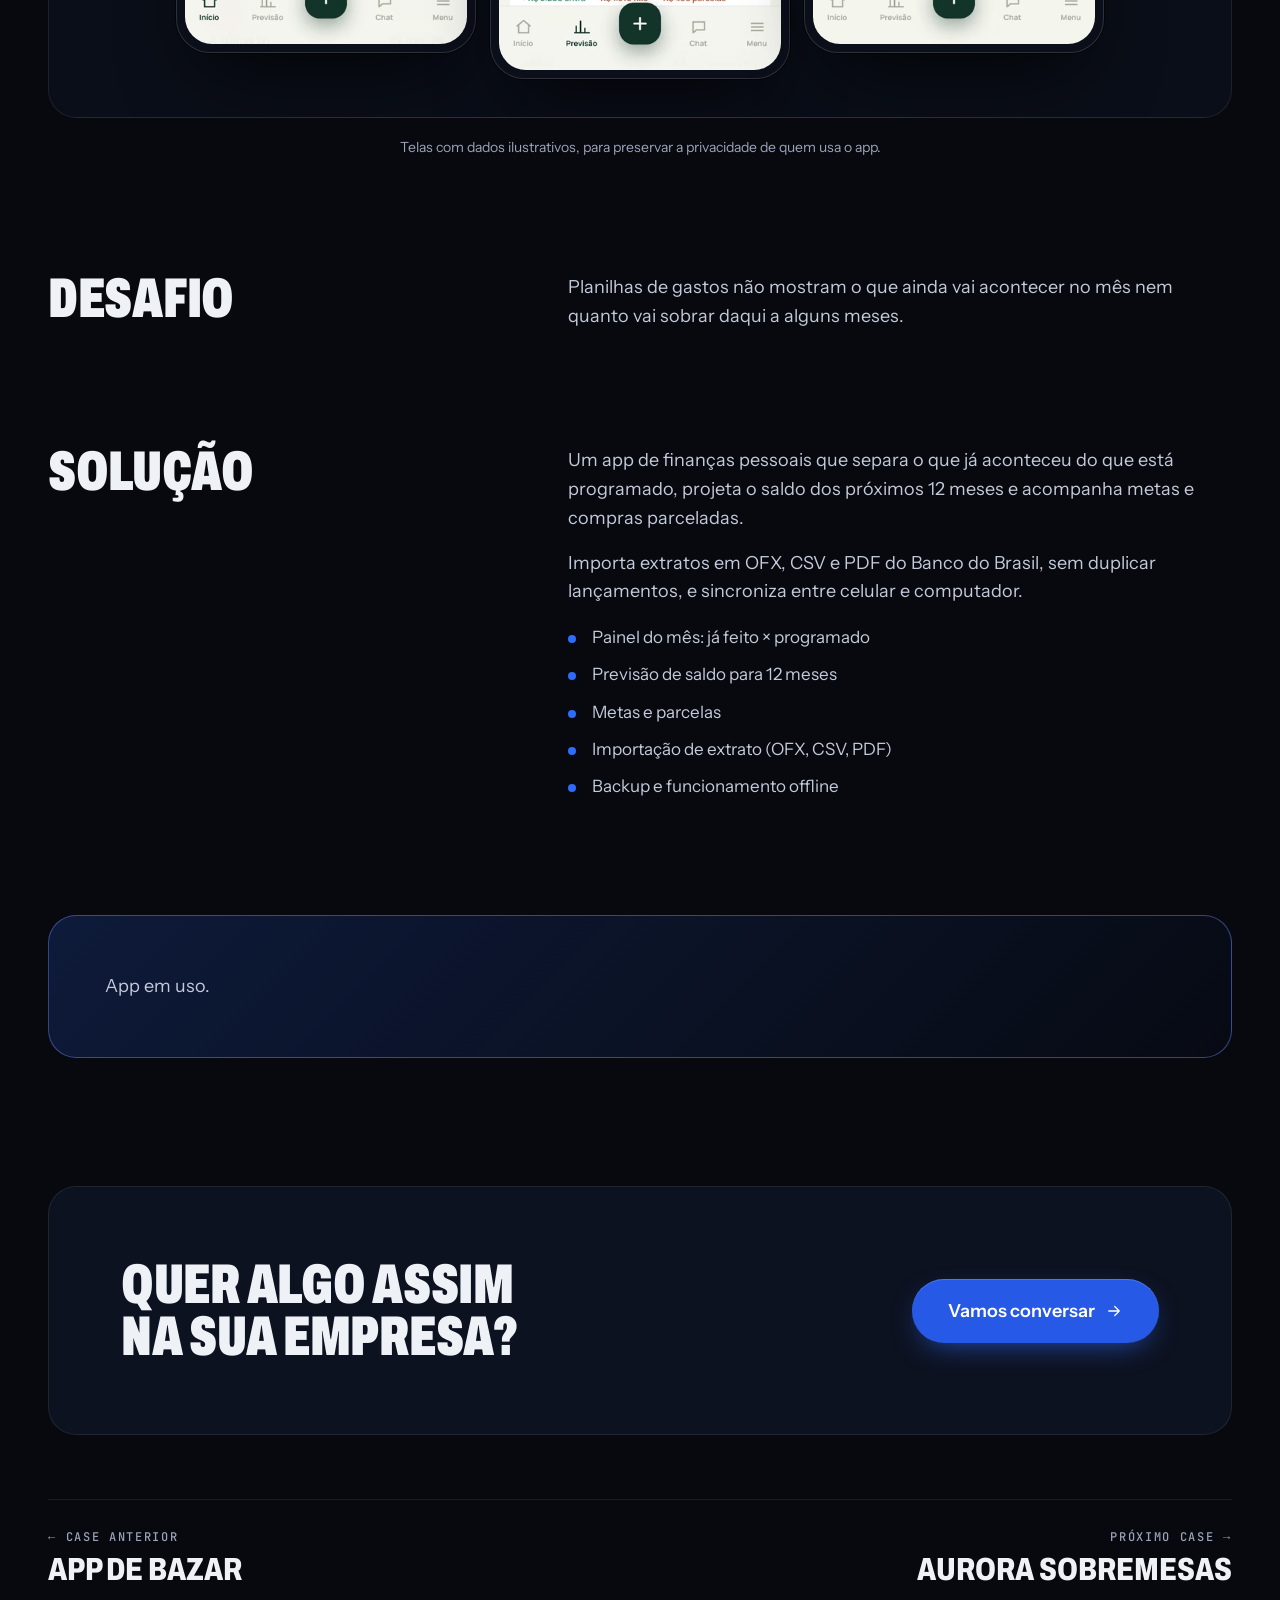
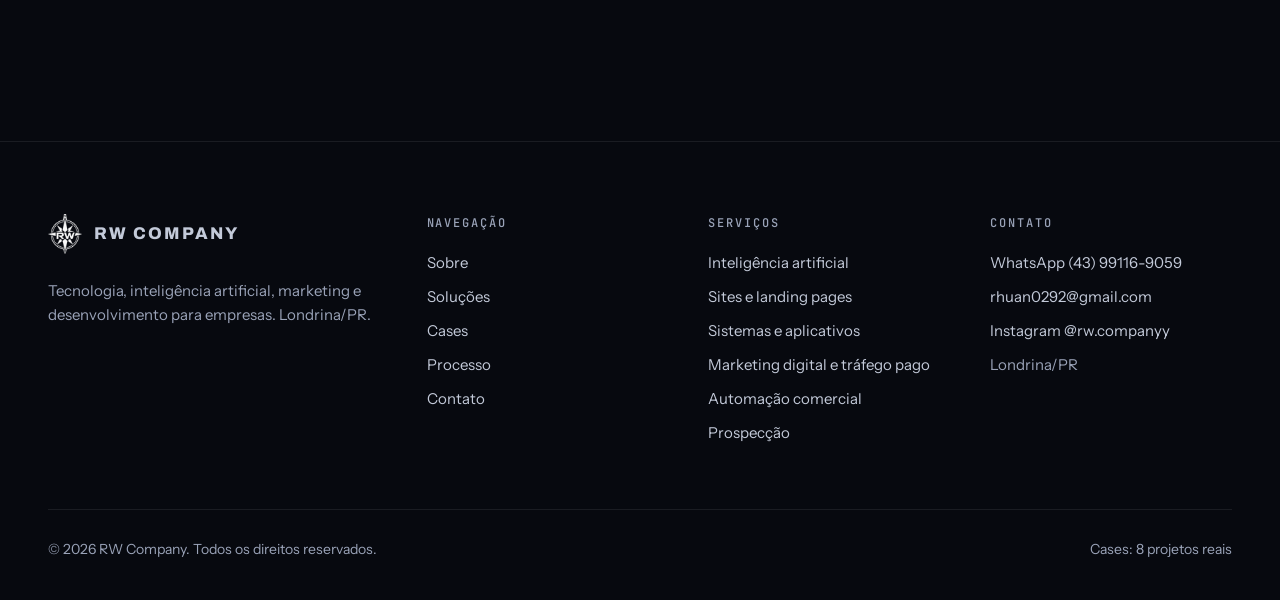
<file: cases/minhas-financas/index.html>
<!doctype html>
<html lang="pt-BR">
<head>
<meta charset="utf-8">
<meta name="viewport" content="width=device-width, initial-scale=1, viewport-fit=cover">
<title>Minhas Finanças | Case RW Company</title>
<meta name="description" content="Controle financeiro no celular: painel do mês, previsão de 12 meses, metas, parcelas e importação de extrato.">
<link rel="canonical" href="https://rwcompany.com.br/cases/minhas-financas/">
<meta name="theme-color" content="#07090F">
<meta name="color-scheme" content="dark">
<meta property="og:type" content="article">
<meta property="og:locale" content="pt_BR">
<meta property="og:site_name" content="RW Company">
<meta property="og:title" content="Minhas Finanças | Case RW Company">
<meta property="og:description" content="Controle financeiro no celular: painel do mês, previsão de 12 meses, metas, parcelas e importação de extrato.">
<meta property="og:url" content="https://rwcompany.com.br/cases/minhas-financas/">
<meta property="og:image" content="https://rwcompany.com.br/assets/img/og.png">
<meta property="og:image:width" content="1200">
<meta property="og:image:height" content="630">
<meta name="twitter:card" content="summary_large_image">
<link rel="icon" href="../../assets/img/favicon-32.png" sizes="32x32" type="image/png">
<link rel="apple-touch-icon" href="../../assets/img/apple-touch-icon.png">
<link rel="manifest" href="../../site.webmanifest">
<link rel="preload" href="../../assets/fonts/archivo-display.woff2" as="font" type="font/woff2" crossorigin>
<link rel="preload" href="../../assets/fonts/instrument-sans.woff2" as="font" type="font/woff2" crossorigin>
<link rel="stylesheet" href="../../assets/css/site.min.css">
<script type="application/ld+json">[{"@context": "https://schema.org", "@type": "ProfessionalService", "name": "RW Company", "url": "https://rwcompany.com.br/", "logo": "https://rwcompany.com.br/assets/img/icon-512.png", "image": "https://rwcompany.com.br/assets/img/og.png", "description": "Tecnologia, inteligência artificial, marketing e desenvolvimento para empresas.", "telephone": "+55-43-99116-9059", "email": "rhuan0292@gmail.com", "address": {"@type": "PostalAddress", "addressLocality": "Londrina", "addressRegion": "PR", "addressCountry": "BR"}, "areaServed": "BR", "sameAs": ["https://instagram.com/rw.companyy"]}, {"@context": "https://schema.org", "@type": "BreadcrumbList", "itemListElement": [{"@type": "ListItem", "position": 1, "name": "Início", "item": "https://rwcompany.com.br/"}, {"@type": "ListItem", "position": 2, "name": "Cases", "item": "https://rwcompany.com.br/#cases"}, {"@type": "ListItem", "position": 3, "name": "Minhas Finanças", "item": "https://rwcompany.com.br/cases/minhas-financas/"}]}, {"@context": "https://schema.org", "@type": "CreativeWork", "name": "Minhas Finanças", "about": "App · Finanças pessoais", "description": "Controle financeiro no celular: painel do mês, previsão de 12 meses, metas, parcelas e importação de extrato.", "creator": {"@type": "Organization", "name": "RW Company", "url": "https://rwcompany.com.br/"}, "inLanguage": "pt-BR"}]</script>
</head>
<body>
<svg width="0" height="0" style="position:absolute" aria-hidden="true"><symbol id="i-arrow" viewBox="0 0 24 24" fill="none" stroke="currentColor" stroke-width="1.7" stroke-linecap="round" stroke-linejoin="round"><path d="M5 12h14M13 6l6 6-6 6"/></symbol><symbol id="i-play" viewBox="0 0 24 24" fill="none" stroke="currentColor" stroke-width="1.7" stroke-linecap="round" stroke-linejoin="round"><path d="M7 4.5v15l13-7.5z" fill="currentColor" stroke="none"/></symbol><symbol id="i-close" viewBox="0 0 24 24" fill="none" stroke="currentColor" stroke-width="1.7" stroke-linecap="round" stroke-linejoin="round"><path d="M6 6l12 12M18 6L6 18"/></symbol><symbol id="i-spark" viewBox="0 0 24 24" fill="none" stroke="currentColor" stroke-width="1.7" stroke-linecap="round" stroke-linejoin="round"><path d="M12 3v4M12 17v4M3 12h4M17 12h4M6.3 6.3l2.5 2.5M15.2 15.2l2.5 2.5M6.3 17.7l2.5-2.5M15.2 8.8l2.5-2.5"/></symbol><symbol id="i-bot" viewBox="0 0 24 24" fill="none" stroke="currentColor" stroke-width="1.7" stroke-linecap="round" stroke-linejoin="round"><rect x="4" y="7" width="16" height="12" rx="4"/><path d="M12 3v4M9 13h.01M15 13h.01M9.5 16h5"/></symbol><symbol id="i-browser" viewBox="0 0 24 24" fill="none" stroke="currentColor" stroke-width="1.7" stroke-linecap="round" stroke-linejoin="round"><rect x="3" y="4" width="18" height="16" rx="3"/><path d="M3 9h18M7 6.5h.01M10 6.5h.01"/></symbol><symbol id="i-app" viewBox="0 0 24 24" fill="none" stroke="currentColor" stroke-width="1.7" stroke-linecap="round" stroke-linejoin="round"><rect x="6" y="2.5" width="12" height="19" rx="3"/><path d="M10 18.5h4"/><path d="M9 7h6M9 10.5h6M9 14h3"/></symbol><symbol id="i-megaphone" viewBox="0 0 24 24" fill="none" stroke="currentColor" stroke-width="1.7" stroke-linecap="round" stroke-linejoin="round"><path d="M4 10v4a1 1 0 0 0 1 1h2l5 4V5L7 9H5a1 1 0 0 0-1 1z"/><path d="M16 8.5a5 5 0 0 1 0 7M18.5 6a8.5 8.5 0 0 1 0 12"/></symbol><symbol id="i-flow" viewBox="0 0 24 24" fill="none" stroke="currentColor" stroke-width="1.7" stroke-linecap="round" stroke-linejoin="round"><circle cx="6" cy="6" r="2.5"/><circle cx="18" cy="18" r="2.5"/><circle cx="18" cy="6" r="2.5"/><path d="M8.5 6h7M18 8.5v7M7.8 7.8l8.4 8.4"/></symbol><symbol id="i-radar" viewBox="0 0 24 24" fill="none" stroke="currentColor" stroke-width="1.7" stroke-linecap="round" stroke-linejoin="round"><circle cx="12" cy="12" r="9"/><circle cx="12" cy="12" r="5"/><path d="M12 12l6-6"/><circle cx="12" cy="12" r="1.2" fill="currentColor"/></symbol><symbol id="i-compass" viewBox="0 0 24 24" fill="none" stroke="currentColor" stroke-width="1.7" stroke-linecap="round" stroke-linejoin="round"><circle cx="12" cy="12" r="9"/><path d="M15.5 8.5l-2 5-5 2 2-5z"/></symbol><symbol id="i-target" viewBox="0 0 24 24" fill="none" stroke="currentColor" stroke-width="1.7" stroke-linecap="round" stroke-linejoin="round"><circle cx="12" cy="12" r="9"/><circle cx="12" cy="12" r="5"/><circle cx="12" cy="12" r="1.5"/></symbol><symbol id="i-layers" viewBox="0 0 24 24" fill="none" stroke="currentColor" stroke-width="1.7" stroke-linecap="round" stroke-linejoin="round"><path d="M12 3l9 5-9 5-9-5z"/><path d="M3 13l9 5 9-5"/></symbol><symbol id="i-chart" viewBox="0 0 24 24" fill="none" stroke="currentColor" stroke-width="1.7" stroke-linecap="round" stroke-linejoin="round"><path d="M4 20V10M10 20V4M16 20v-7M22 20H2"/></symbol><symbol id="i-clock" viewBox="0 0 24 24" fill="none" stroke="currentColor" stroke-width="1.7" stroke-linecap="round" stroke-linejoin="round"><circle cx="12" cy="12" r="9"/><path d="M12 7v5l3 2"/></symbol><symbol id="i-filter" viewBox="0 0 24 24" fill="none" stroke="currentColor" stroke-width="1.7" stroke-linecap="round" stroke-linejoin="round"><path d="M4 5h16l-6 7v6l-4 2v-8z"/></symbol><symbol id="i-link" viewBox="0 0 24 24" fill="none" stroke="currentColor" stroke-width="1.7" stroke-linecap="round" stroke-linejoin="round"><path d="M10 14a4 4 0 0 0 5.7 0l3-3a4 4 0 0 0-5.7-5.7l-1 1"/><path d="M14 10a4 4 0 0 0-5.7 0l-3 3a4 4 0 0 0 5.7 5.7l1-1"/></symbol><symbol id="i-repeat" viewBox="0 0 24 24" fill="none" stroke="currentColor" stroke-width="1.7" stroke-linecap="round" stroke-linejoin="round"><path d="M4 9a7 7 0 0 1 12-3l2 2M20 15a7 7 0 0 1-12 3l-2-2"/><path d="M18 3v5h-5M6 21v-5h5"/></symbol><symbol id="i-scale" viewBox="0 0 24 24" fill="none" stroke="currentColor" stroke-width="1.7" stroke-linecap="round" stroke-linejoin="round"><path d="M4 17l5-5 4 4 7-7"/><path d="M15 9h5v5"/></symbol><symbol id="i-handshake" viewBox="0 0 24 24" fill="none" stroke="currentColor" stroke-width="1.7" stroke-linecap="round" stroke-linejoin="round"><path d="M3 12l4-4 4 2 3-2 3 1 4 3"/><path d="M7 14l3 3c.8.8 2 .8 2.8 0l4.2-4.2"/><path d="M3 12l3 3M21 12l-3 3"/></symbol><symbol id="i-puzzle" viewBox="0 0 24 24" fill="none" stroke="currentColor" stroke-width="1.7" stroke-linecap="round" stroke-linejoin="round"><path d="M9 3h3a2 2 0 1 1 4 0h3v6a2 2 0 1 0 0 4v6h-6a2 2 0 1 0-4 0H3v-6a2 2 0 1 1 0-4V3z"/></symbol><symbol id="i-whatsapp" viewBox="0 0 24 24" fill="none" stroke="currentColor" stroke-width="1.7" stroke-linecap="round" stroke-linejoin="round"><path d="M20.5 3.5A11 11 0 0 0 3.3 17.2L2 22l4.9-1.3A11 11 0 0 0 20.5 3.5zm-8.5 17a9 9 0 0 1-4.6-1.3l-.3-.2-2.9.8.8-2.8-.2-.3a9 9 0 1 1 7.2 3.8zm5-6.7c-.3-.1-1.6-.8-1.9-.9-.3-.1-.4-.1-.6.1l-.9 1.1c-.2.2-.3.2-.6.1a7.3 7.3 0 0 1-3.6-3.2c-.3-.5.3-.4.8-1.4.1-.2 0-.3 0-.5l-.9-2c-.2-.5-.4-.4-.6-.4h-.5a1 1 0 0 0-.7.3 3 3 0 0 0-.9 2.2 5.2 5.2 0 0 0 1.1 2.8 11.9 11.9 0 0 0 4.6 4c1.7.7 2.3.8 3.1.7.5-.1 1.6-.7 1.8-1.3.2-.6.2-1.2.2-1.3-.1-.1-.3-.2-.6-.3z" fill="currentColor" stroke="none"/></symbol><symbol id="i-instagram" viewBox="0 0 24 24" fill="none" stroke="currentColor" stroke-width="1.7" stroke-linecap="round" stroke-linejoin="round"><rect x="3" y="3" width="18" height="18" rx="5"/><circle cx="12" cy="12" r="4"/><circle cx="17.5" cy="6.5" r="1" fill="currentColor"/></symbol><symbol id="i-mail" viewBox="0 0 24 24" fill="none" stroke="currentColor" stroke-width="1.7" stroke-linecap="round" stroke-linejoin="round"><rect x="3" y="5" width="18" height="14" rx="3"/><path d="M4 7l8 6 8-6"/></symbol><symbol id="i-pin" viewBox="0 0 24 24" fill="none" stroke="currentColor" stroke-width="1.7" stroke-linecap="round" stroke-linejoin="round"><path d="M12 21s-7-6.2-7-11.5a7 7 0 0 1 14 0C19 14.8 12 21 12 21z"/><circle cx="12" cy="9.5" r="2.5"/></symbol></svg>
<a class="skip" href="#conteudo">Pular para o conteúdo</a>
<div class="progress" aria-hidden="true"></div>
<header class="header">
  <div class="container header__inner">
    <a class="brand" href="../../" aria-label="RW Company, página inicial"><img src="../../assets/img/logo-48.webp" srcset="../../assets/img/logo-96.webp 2x" width="34" height="40" alt=""><span>RW COMPANY</span></a>
    <button class="menu-btn" type="button" aria-expanded="false" aria-controls="nav" aria-label="Abrir menu"><span></span></button>
    <nav class="nav" id="nav" aria-label="Principal">
      <a class="nav__link" href="../../#sobre">Sobre</a><a class="nav__link" href="../../#solucoes">Soluções</a><a class="nav__link" href="../../#cases">Cases</a><a class="nav__link" href="../../#ia">IA</a><a class="nav__link" href="../../#processo">Processo</a>
      <a class="btn btn--primary btn--sm" href="https://wa.me/5543991169059?text=Ol%C3%A1%21%20Vim%20pelo%20site%20da%20RW%20Company%20e%20quero%20conversar%20sobre%20meu%20neg%C3%B3cio." target="_blank" rel="noopener">Fale com um especialista</a>
    </nav>
  </div>
</header>

<main id="conteudo">
  <section class="case-hero">
    <div class="container">
      <nav class="crumbs" aria-label="Você está em"><a href="../../">Início</a><span aria-hidden="true">/</span><a href="../../#cases">Cases</a><span aria-hidden="true">/</span><span aria-current="page">Minhas Finanças</span></nav>
      <p class="eyebrow hero-in">App · Finanças pessoais</p>
      <h1 class="display mask-group"><span class="mask"><span>Minhas Finanças</span></span></h1>
      <p class="lead hero-in" style="--i:2">Controle financeiro no celular: painel do mês, previsão de 12 meses, metas, parcelas e importação de extrato.</p>
      <dl class="meta hero-in" style="--i:3">
        <div><dt>Cliente</dt><dd>Aplicativo desenvolvido pela RW Company</dd></div>
        <div><dt>Serviços</dt><dd>Aplicativo sob medida</dd></div>
        <div><dt>Tecnologias</dt><dd><div class="tags"><span class="tag">HTML, CSS e JavaScript</span><span class="tag">PWA (instalável e offline)</span><span class="tag">Supabase (login e sincronização)</span><span class="tag">pdf.js</span></div></dd></div>
        <div><dt>Status</dt><dd>Em uso</dd></div>
      </dl>
    </div>
  </section>
  <div class="container">
    <div class="case-media"><div class="phones-duo"><div class="device-phone"><picture><source type="image/avif" srcset="../../assets/img/financeiro-dash-390.avif 390w, ../../assets/img/financeiro-dash-780.avif 780w" sizes="(max-width: 680px) 40vw, 190px"><source type="image/webp" srcset="../../assets/img/financeiro-dash-390.webp 390w, ../../assets/img/financeiro-dash-780.webp 780w" sizes="(max-width: 680px) 40vw, 190px"><img src="../../assets/img/financeiro-dash-780.webp" width="390" height="844" alt="Telas do app Minhas Finanças com dados ilustrativos" loading="lazy" decoding="async"></picture></div><div class="device-phone"><picture><source type="image/avif" srcset="../../assets/img/financeiro-previsao-390.avif 390w, ../../assets/img/financeiro-previsao-780.avif 780w" sizes="(max-width: 680px) 40vw, 190px"><source type="image/webp" srcset="../../assets/img/financeiro-previsao-390.webp 390w, ../../assets/img/financeiro-previsao-780.webp 780w" sizes="(max-width: 680px) 40vw, 190px"><img src="../../assets/img/financeiro-previsao-780.webp" width="390" height="844" alt="Telas do app Minhas Finanças com dados ilustrativos" loading="lazy" decoding="async"></picture></div><div class="device-phone"><picture><source type="image/avif" srcset="../../assets/img/financeiro-metas-390.avif 390w, ../../assets/img/financeiro-metas-780.avif 780w" sizes="(max-width: 680px) 40vw, 190px"><source type="image/webp" srcset="../../assets/img/financeiro-metas-390.webp 390w, ../../assets/img/financeiro-metas-780.webp 780w" sizes="(max-width: 680px) 40vw, 190px"><img src="../../assets/img/financeiro-metas-780.webp" width="390" height="844" alt="Telas do app Minhas Finanças com dados ilustrativos" loading="lazy" decoding="async"></picture></div></div></div>
    <p class="note">Telas com dados ilustrativos, para preservar a privacidade de quem usa o app.</p>
    <div class="case-cols">
      <h2 class="display" data-reveal>Desafio</h2>
      <div class="prose" data-reveal><p>Planilhas de gastos não mostram o que ainda vai acontecer no mês nem quanto vai sobrar daqui a alguns meses.</p></div>
    </div>
    <div class="case-cols">
      <h2 class="display" data-reveal>Solução</h2>
      <div class="prose" data-reveal><p>Um app de finanças pessoais que separa o que já aconteceu do que está programado, projeta o saldo dos próximos 12 meses e acompanha metas e compras parceladas.</p><p>Importa extratos em OFX, CSV e PDF do Banco do Brasil, sem duplicar lançamentos, e sincroniza entre celular e computador.</p><ul><li>Painel do mês: já feito × programado</li><li>Previsão de saldo para 12 meses</li><li>Metas e parcelas</li><li>Importação de extrato (OFX, CSV, PDF)</li><li>Backup e funcionamento offline</li></ul></div>
    </div>
    <div class="result-box result-box--plain" data-reveal><p>App em uso.</p></div>
    <div class="case-cta" data-reveal>
      <h2 class="display">Quer algo assim na sua empresa?</h2>
      <a class="btn btn--primary btn--lg" href="https://wa.me/5543991169059?text=Ol%C3%A1%21%20Vi%20o%20case%20Minhas%20Finan%C3%A7as%20no%20site%20da%20RW%20Company%20e%20quero%20conversar." target="_blank" rel="noopener">Vamos conversar <svg class="arrow" aria-hidden="true"><use href="#i-arrow"/></svg></a>
    </div>
    <nav class="next-case" aria-label="Outros cases">
      <a href="../../cases/bazar/"><small>← Case anterior</small><span>App de bazar</span></a>
      <a href="../../cases/aurora-sobremesas/"><small>Próximo case →</small><span>Aurora Sobremesas</span></a>
    </nav>
  </div>
</main>
<footer class="footer">
  <div class="container">
    <div class="footer__grid">
      <div class="footer__brand">
        <a class="brand" href="../../"><img src="../../assets/img/logo-48.webp" srcset="../../assets/img/logo-96.webp 2x" width="34" height="40" alt=""><span>RW COMPANY</span></a>
        <p>Tecnologia, inteligência artificial, marketing e desenvolvimento para empresas. Londrina/PR.</p>
      </div>
      <div><h2>Navegação</h2><ul>
        <li><a href="../../#sobre">Sobre</a></li><li><a href="../../#solucoes">Soluções</a></li><li><a href="../../#cases">Cases</a></li>
        <li><a href="../../#processo">Processo</a></li><li><a href="../../#contato">Contato</a></li></ul></div>
      <div><h2>Serviços</h2><ul><li><a href="../../#solucoes">Inteligência artificial</a></li><li><a href="../../#solucoes">Sites e landing pages</a></li><li><a href="../../#solucoes">Sistemas e aplicativos</a></li><li><a href="../../#solucoes">Marketing digital e tráfego pago</a></li><li><a href="../../#solucoes">Automação comercial</a></li><li><a href="../../#solucoes">Prospecção</a></li></ul></div>
      <div><h2>Contato</h2><ul>
        <li><a href="https://wa.me/5543991169059?text=Ol%C3%A1%21%20Vim%20pelo%20site%20da%20RW%20Company%20e%20quero%20conversar%20sobre%20meu%20neg%C3%B3cio." target="_blank" rel="noopener">WhatsApp (43) 99116-9059</a></li>
        <li><a href="mailto:rhuan0292@gmail.com">rhuan0292@gmail.com</a></li>
        <li><a href="https://instagram.com/rw.companyy" target="_blank" rel="noopener">Instagram @rw.companyy</a></li>
        <li><span class="muted">Londrina/PR</span></li></ul></div>
    </div>
    <div class="footer__bottom"><span>© 2026 RW Company. Todos os direitos reservados.</span><span>Cases: 8 projetos reais</span></div>
  </div>
</footer>
<a class="wa-float" href="https://wa.me/5543991169059?text=Ol%C3%A1%21%20Vim%20pelo%20site%20da%20RW%20Company%20e%20quero%20conversar%20sobre%20meu%20neg%C3%B3cio." target="_blank" rel="noopener" aria-label="Conversar no WhatsApp"><svg aria-hidden="true"><use href="#i-whatsapp"/></svg>WhatsApp</a>

<script src="../../assets/js/site.min.js" defer></script>
</body>
</html>
</file>
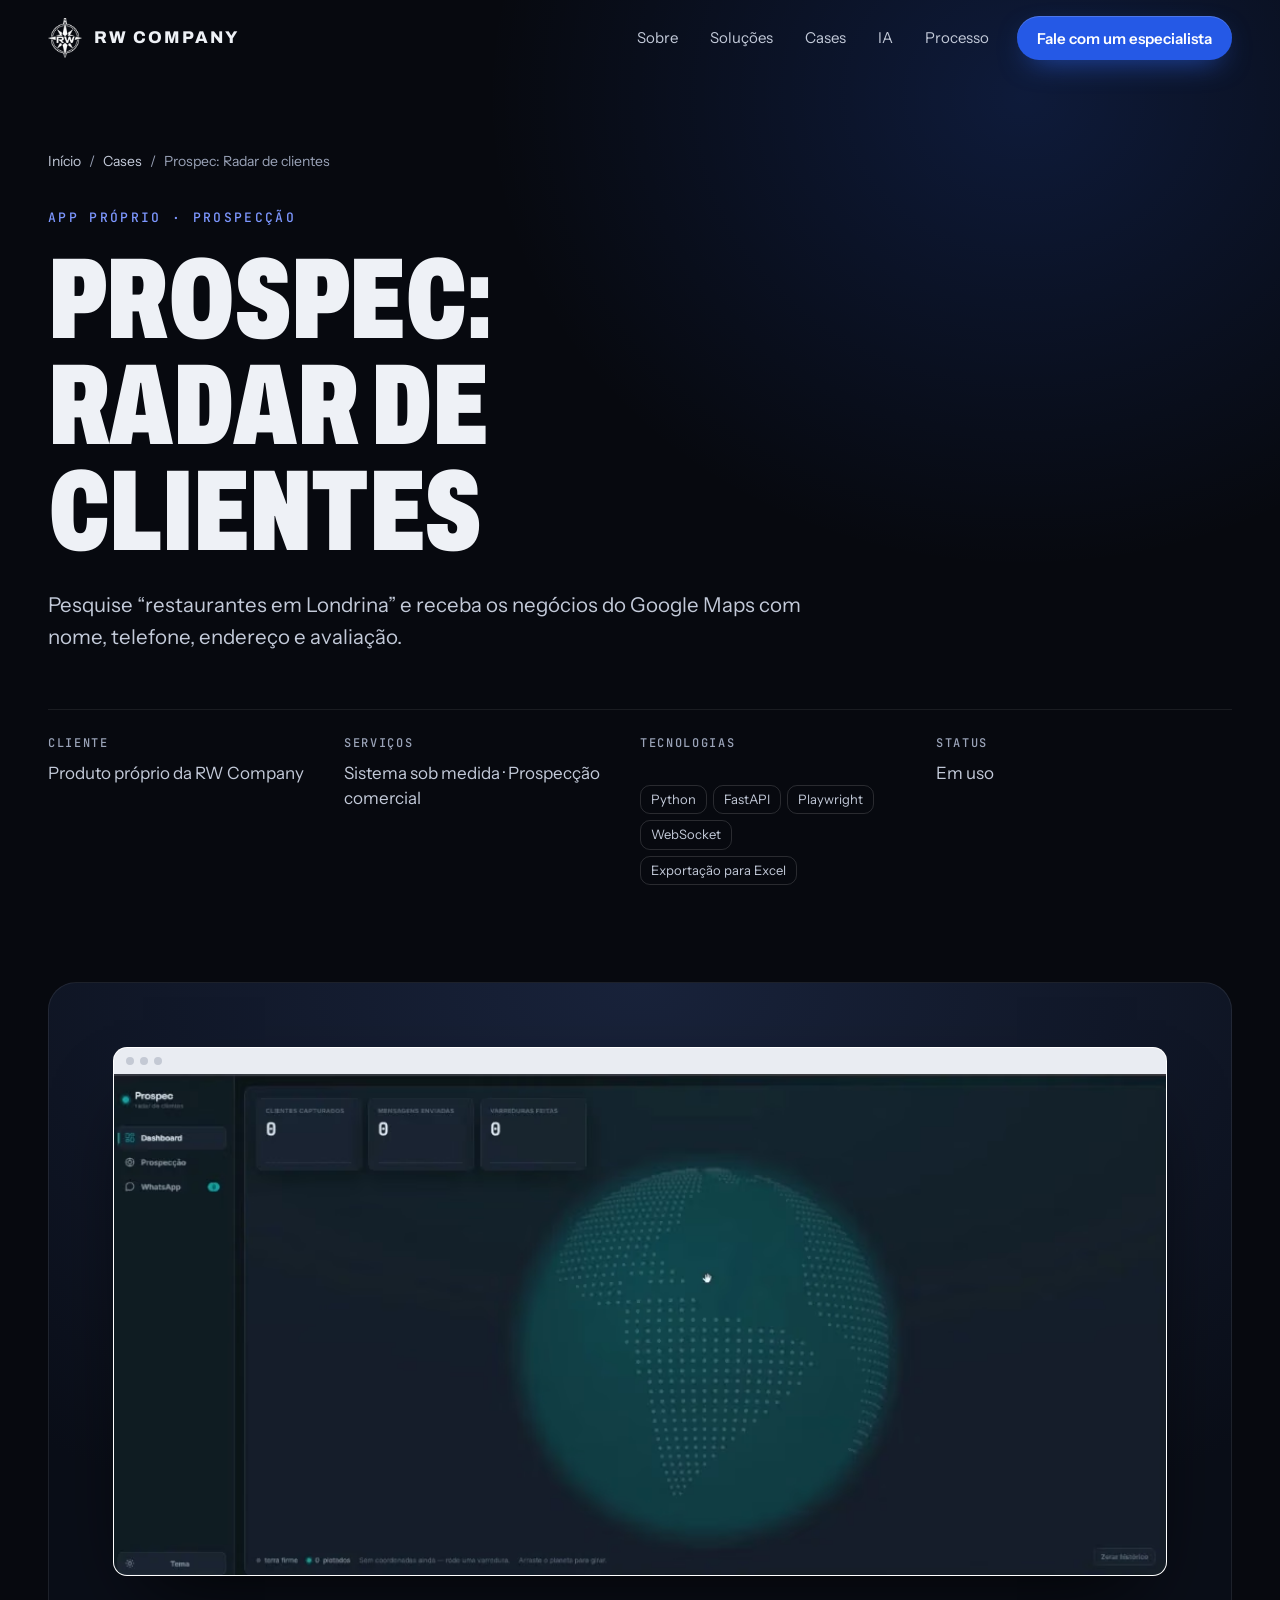
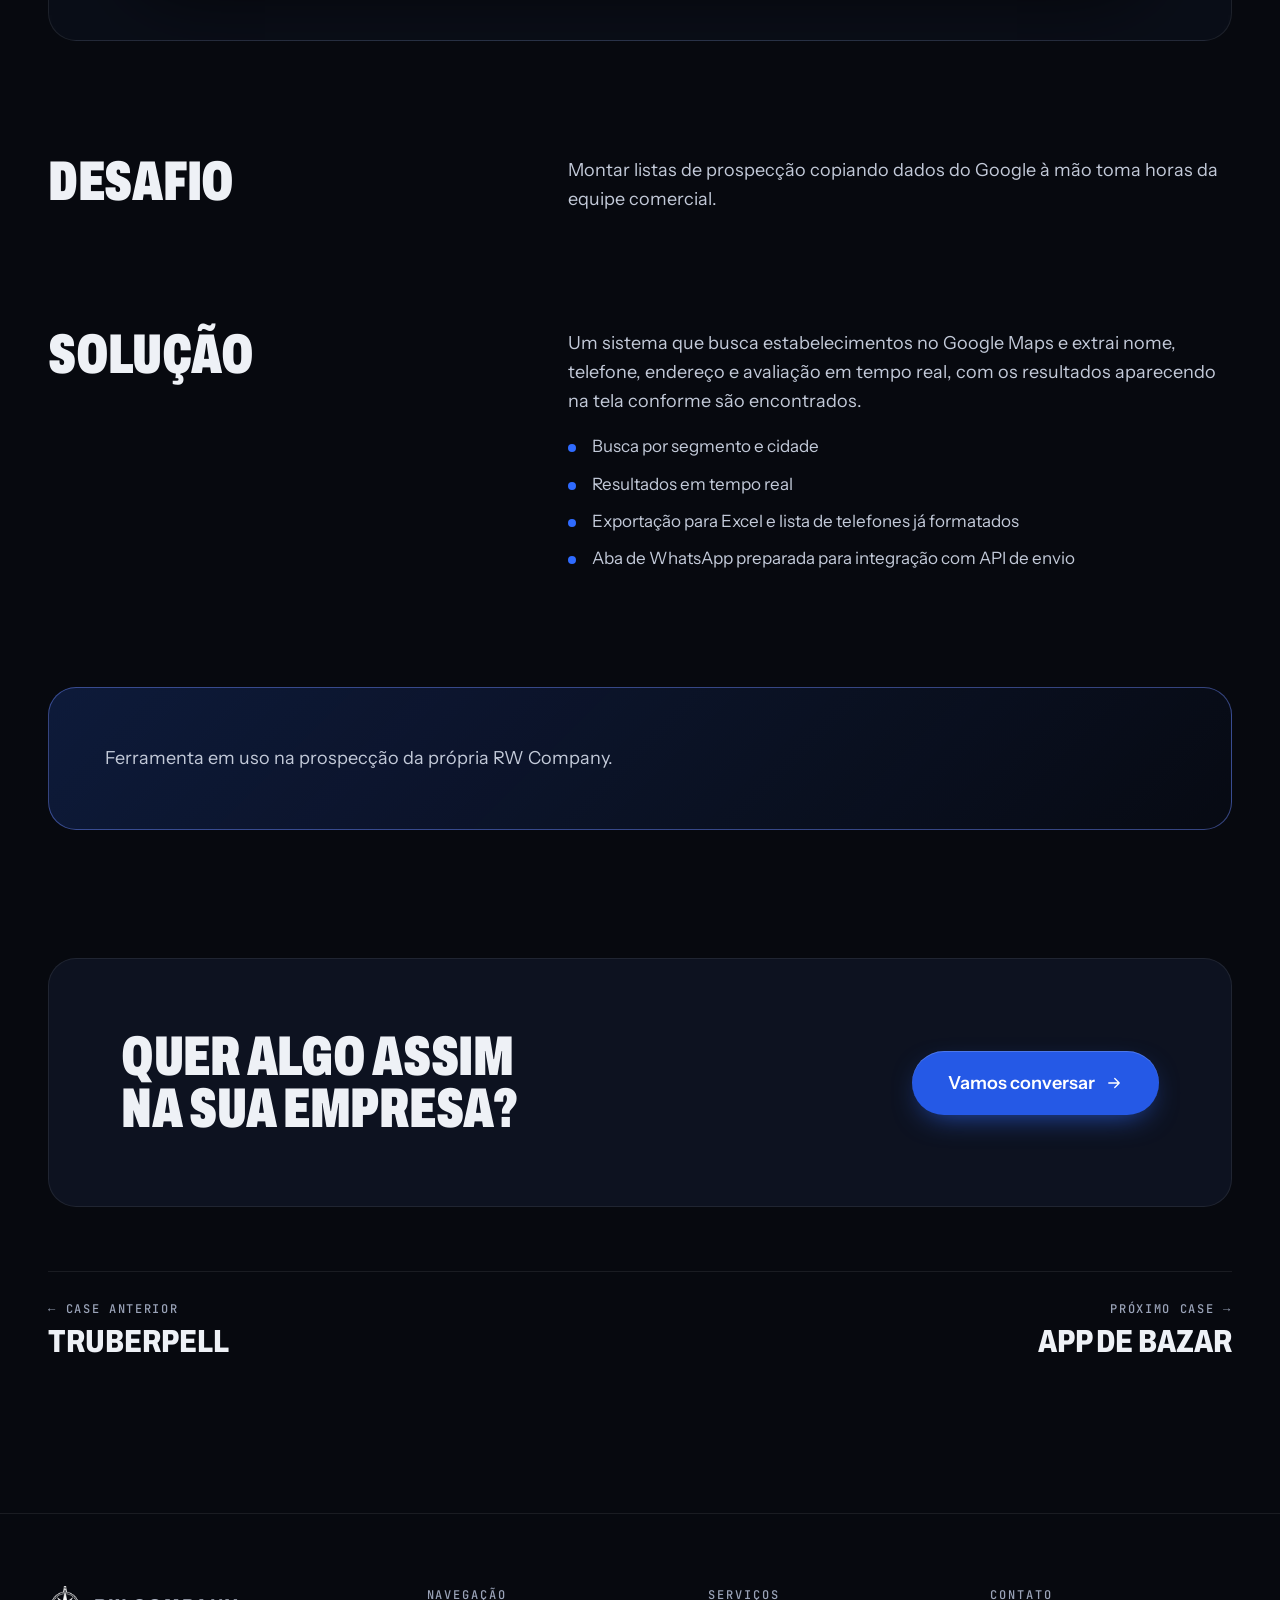
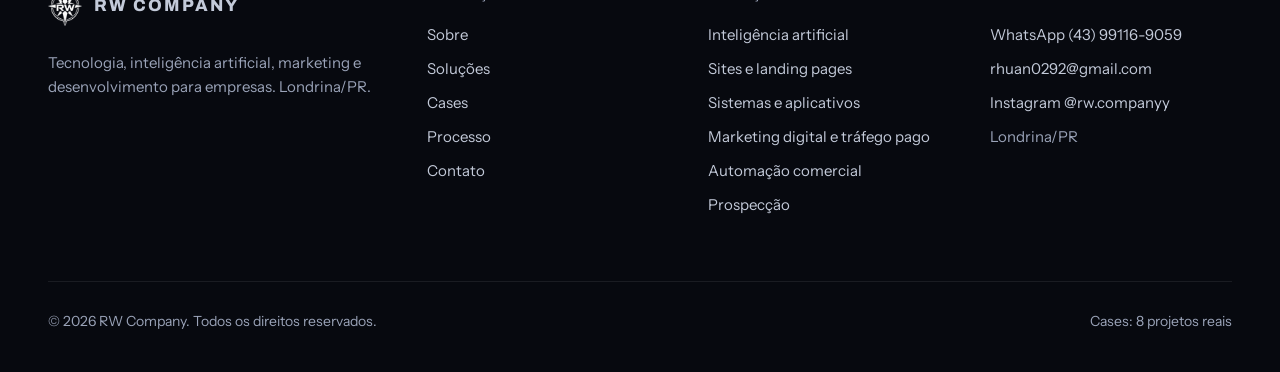
<file: cases/prospec/index.html>
<!doctype html>
<html lang="pt-BR">
<head>
<meta charset="utf-8">
<meta name="viewport" content="width=device-width, initial-scale=1, viewport-fit=cover">
<title>Prospec: Radar de clientes | Case RW Company</title>
<meta name="description" content="Pesquise “restaurantes em Londrina” e receba os negócios do Google Maps com nome, telefone, endereço e avaliação.">
<link rel="canonical" href="https://rwcompany.com.br/cases/prospec/">
<meta name="theme-color" content="#07090F">
<meta name="color-scheme" content="dark">
<meta property="og:type" content="article">
<meta property="og:locale" content="pt_BR">
<meta property="og:site_name" content="RW Company">
<meta property="og:title" content="Prospec: Radar de clientes | Case RW Company">
<meta property="og:description" content="Pesquise “restaurantes em Londrina” e receba os negócios do Google Maps com nome, telefone, endereço e avaliação.">
<meta property="og:url" content="https://rwcompany.com.br/cases/prospec/">
<meta property="og:image" content="https://rwcompany.com.br/assets/img/og.png">
<meta property="og:image:width" content="1200">
<meta property="og:image:height" content="630">
<meta name="twitter:card" content="summary_large_image">
<link rel="icon" href="../../assets/img/favicon-32.png" sizes="32x32" type="image/png">
<link rel="apple-touch-icon" href="../../assets/img/apple-touch-icon.png">
<link rel="manifest" href="../../site.webmanifest">
<link rel="preload" href="../../assets/fonts/archivo-display.woff2" as="font" type="font/woff2" crossorigin>
<link rel="preload" href="../../assets/fonts/instrument-sans.woff2" as="font" type="font/woff2" crossorigin>
<link rel="stylesheet" href="../../assets/css/site.min.css">
<script type="application/ld+json">[{"@context": "https://schema.org", "@type": "ProfessionalService", "name": "RW Company", "url": "https://rwcompany.com.br/", "logo": "https://rwcompany.com.br/assets/img/icon-512.png", "image": "https://rwcompany.com.br/assets/img/og.png", "description": "Tecnologia, inteligência artificial, marketing e desenvolvimento para empresas.", "telephone": "+55-43-99116-9059", "email": "rhuan0292@gmail.com", "address": {"@type": "PostalAddress", "addressLocality": "Londrina", "addressRegion": "PR", "addressCountry": "BR"}, "areaServed": "BR", "sameAs": ["https://instagram.com/rw.companyy"]}, {"@context": "https://schema.org", "@type": "BreadcrumbList", "itemListElement": [{"@type": "ListItem", "position": 1, "name": "Início", "item": "https://rwcompany.com.br/"}, {"@type": "ListItem", "position": 2, "name": "Cases", "item": "https://rwcompany.com.br/#cases"}, {"@type": "ListItem", "position": 3, "name": "Prospec: Radar de clientes", "item": "https://rwcompany.com.br/cases/prospec/"}]}, {"@context": "https://schema.org", "@type": "CreativeWork", "name": "Prospec: Radar de clientes", "about": "App próprio · Prospecção", "description": "Pesquise “restaurantes em Londrina” e receba os negócios do Google Maps com nome, telefone, endereço e avaliação.", "creator": {"@type": "Organization", "name": "RW Company", "url": "https://rwcompany.com.br/"}, "inLanguage": "pt-BR"}]</script>
</head>
<body>
<svg width="0" height="0" style="position:absolute" aria-hidden="true"><symbol id="i-arrow" viewBox="0 0 24 24" fill="none" stroke="currentColor" stroke-width="1.7" stroke-linecap="round" stroke-linejoin="round"><path d="M5 12h14M13 6l6 6-6 6"/></symbol><symbol id="i-play" viewBox="0 0 24 24" fill="none" stroke="currentColor" stroke-width="1.7" stroke-linecap="round" stroke-linejoin="round"><path d="M7 4.5v15l13-7.5z" fill="currentColor" stroke="none"/></symbol><symbol id="i-close" viewBox="0 0 24 24" fill="none" stroke="currentColor" stroke-width="1.7" stroke-linecap="round" stroke-linejoin="round"><path d="M6 6l12 12M18 6L6 18"/></symbol><symbol id="i-spark" viewBox="0 0 24 24" fill="none" stroke="currentColor" stroke-width="1.7" stroke-linecap="round" stroke-linejoin="round"><path d="M12 3v4M12 17v4M3 12h4M17 12h4M6.3 6.3l2.5 2.5M15.2 15.2l2.5 2.5M6.3 17.7l2.5-2.5M15.2 8.8l2.5-2.5"/></symbol><symbol id="i-bot" viewBox="0 0 24 24" fill="none" stroke="currentColor" stroke-width="1.7" stroke-linecap="round" stroke-linejoin="round"><rect x="4" y="7" width="16" height="12" rx="4"/><path d="M12 3v4M9 13h.01M15 13h.01M9.5 16h5"/></symbol><symbol id="i-browser" viewBox="0 0 24 24" fill="none" stroke="currentColor" stroke-width="1.7" stroke-linecap="round" stroke-linejoin="round"><rect x="3" y="4" width="18" height="16" rx="3"/><path d="M3 9h18M7 6.5h.01M10 6.5h.01"/></symbol><symbol id="i-app" viewBox="0 0 24 24" fill="none" stroke="currentColor" stroke-width="1.7" stroke-linecap="round" stroke-linejoin="round"><rect x="6" y="2.5" width="12" height="19" rx="3"/><path d="M10 18.5h4"/><path d="M9 7h6M9 10.5h6M9 14h3"/></symbol><symbol id="i-megaphone" viewBox="0 0 24 24" fill="none" stroke="currentColor" stroke-width="1.7" stroke-linecap="round" stroke-linejoin="round"><path d="M4 10v4a1 1 0 0 0 1 1h2l5 4V5L7 9H5a1 1 0 0 0-1 1z"/><path d="M16 8.5a5 5 0 0 1 0 7M18.5 6a8.5 8.5 0 0 1 0 12"/></symbol><symbol id="i-flow" viewBox="0 0 24 24" fill="none" stroke="currentColor" stroke-width="1.7" stroke-linecap="round" stroke-linejoin="round"><circle cx="6" cy="6" r="2.5"/><circle cx="18" cy="18" r="2.5"/><circle cx="18" cy="6" r="2.5"/><path d="M8.5 6h7M18 8.5v7M7.8 7.8l8.4 8.4"/></symbol><symbol id="i-radar" viewBox="0 0 24 24" fill="none" stroke="currentColor" stroke-width="1.7" stroke-linecap="round" stroke-linejoin="round"><circle cx="12" cy="12" r="9"/><circle cx="12" cy="12" r="5"/><path d="M12 12l6-6"/><circle cx="12" cy="12" r="1.2" fill="currentColor"/></symbol><symbol id="i-compass" viewBox="0 0 24 24" fill="none" stroke="currentColor" stroke-width="1.7" stroke-linecap="round" stroke-linejoin="round"><circle cx="12" cy="12" r="9"/><path d="M15.5 8.5l-2 5-5 2 2-5z"/></symbol><symbol id="i-target" viewBox="0 0 24 24" fill="none" stroke="currentColor" stroke-width="1.7" stroke-linecap="round" stroke-linejoin="round"><circle cx="12" cy="12" r="9"/><circle cx="12" cy="12" r="5"/><circle cx="12" cy="12" r="1.5"/></symbol><symbol id="i-layers" viewBox="0 0 24 24" fill="none" stroke="currentColor" stroke-width="1.7" stroke-linecap="round" stroke-linejoin="round"><path d="M12 3l9 5-9 5-9-5z"/><path d="M3 13l9 5 9-5"/></symbol><symbol id="i-chart" viewBox="0 0 24 24" fill="none" stroke="currentColor" stroke-width="1.7" stroke-linecap="round" stroke-linejoin="round"><path d="M4 20V10M10 20V4M16 20v-7M22 20H2"/></symbol><symbol id="i-clock" viewBox="0 0 24 24" fill="none" stroke="currentColor" stroke-width="1.7" stroke-linecap="round" stroke-linejoin="round"><circle cx="12" cy="12" r="9"/><path d="M12 7v5l3 2"/></symbol><symbol id="i-filter" viewBox="0 0 24 24" fill="none" stroke="currentColor" stroke-width="1.7" stroke-linecap="round" stroke-linejoin="round"><path d="M4 5h16l-6 7v6l-4 2v-8z"/></symbol><symbol id="i-link" viewBox="0 0 24 24" fill="none" stroke="currentColor" stroke-width="1.7" stroke-linecap="round" stroke-linejoin="round"><path d="M10 14a4 4 0 0 0 5.7 0l3-3a4 4 0 0 0-5.7-5.7l-1 1"/><path d="M14 10a4 4 0 0 0-5.7 0l-3 3a4 4 0 0 0 5.7 5.7l1-1"/></symbol><symbol id="i-repeat" viewBox="0 0 24 24" fill="none" stroke="currentColor" stroke-width="1.7" stroke-linecap="round" stroke-linejoin="round"><path d="M4 9a7 7 0 0 1 12-3l2 2M20 15a7 7 0 0 1-12 3l-2-2"/><path d="M18 3v5h-5M6 21v-5h5"/></symbol><symbol id="i-scale" viewBox="0 0 24 24" fill="none" stroke="currentColor" stroke-width="1.7" stroke-linecap="round" stroke-linejoin="round"><path d="M4 17l5-5 4 4 7-7"/><path d="M15 9h5v5"/></symbol><symbol id="i-handshake" viewBox="0 0 24 24" fill="none" stroke="currentColor" stroke-width="1.7" stroke-linecap="round" stroke-linejoin="round"><path d="M3 12l4-4 4 2 3-2 3 1 4 3"/><path d="M7 14l3 3c.8.8 2 .8 2.8 0l4.2-4.2"/><path d="M3 12l3 3M21 12l-3 3"/></symbol><symbol id="i-puzzle" viewBox="0 0 24 24" fill="none" stroke="currentColor" stroke-width="1.7" stroke-linecap="round" stroke-linejoin="round"><path d="M9 3h3a2 2 0 1 1 4 0h3v6a2 2 0 1 0 0 4v6h-6a2 2 0 1 0-4 0H3v-6a2 2 0 1 1 0-4V3z"/></symbol><symbol id="i-whatsapp" viewBox="0 0 24 24" fill="none" stroke="currentColor" stroke-width="1.7" stroke-linecap="round" stroke-linejoin="round"><path d="M20.5 3.5A11 11 0 0 0 3.3 17.2L2 22l4.9-1.3A11 11 0 0 0 20.5 3.5zm-8.5 17a9 9 0 0 1-4.6-1.3l-.3-.2-2.9.8.8-2.8-.2-.3a9 9 0 1 1 7.2 3.8zm5-6.7c-.3-.1-1.6-.8-1.9-.9-.3-.1-.4-.1-.6.1l-.9 1.1c-.2.2-.3.2-.6.1a7.3 7.3 0 0 1-3.6-3.2c-.3-.5.3-.4.8-1.4.1-.2 0-.3 0-.5l-.9-2c-.2-.5-.4-.4-.6-.4h-.5a1 1 0 0 0-.7.3 3 3 0 0 0-.9 2.2 5.2 5.2 0 0 0 1.1 2.8 11.9 11.9 0 0 0 4.6 4c1.7.7 2.3.8 3.1.7.5-.1 1.6-.7 1.8-1.3.2-.6.2-1.2.2-1.3-.1-.1-.3-.2-.6-.3z" fill="currentColor" stroke="none"/></symbol><symbol id="i-instagram" viewBox="0 0 24 24" fill="none" stroke="currentColor" stroke-width="1.7" stroke-linecap="round" stroke-linejoin="round"><rect x="3" y="3" width="18" height="18" rx="5"/><circle cx="12" cy="12" r="4"/><circle cx="17.5" cy="6.5" r="1" fill="currentColor"/></symbol><symbol id="i-mail" viewBox="0 0 24 24" fill="none" stroke="currentColor" stroke-width="1.7" stroke-linecap="round" stroke-linejoin="round"><rect x="3" y="5" width="18" height="14" rx="3"/><path d="M4 7l8 6 8-6"/></symbol><symbol id="i-pin" viewBox="0 0 24 24" fill="none" stroke="currentColor" stroke-width="1.7" stroke-linecap="round" stroke-linejoin="round"><path d="M12 21s-7-6.2-7-11.5a7 7 0 0 1 14 0C19 14.8 12 21 12 21z"/><circle cx="12" cy="9.5" r="2.5"/></symbol></svg>
<a class="skip" href="#conteudo">Pular para o conteúdo</a>
<div class="progress" aria-hidden="true"></div>
<header class="header">
  <div class="container header__inner">
    <a class="brand" href="../../" aria-label="RW Company, página inicial"><img src="../../assets/img/logo-48.webp" srcset="../../assets/img/logo-96.webp 2x" width="34" height="40" alt=""><span>RW COMPANY</span></a>
    <button class="menu-btn" type="button" aria-expanded="false" aria-controls="nav" aria-label="Abrir menu"><span></span></button>
    <nav class="nav" id="nav" aria-label="Principal">
      <a class="nav__link" href="../../#sobre">Sobre</a><a class="nav__link" href="../../#solucoes">Soluções</a><a class="nav__link" href="../../#cases">Cases</a><a class="nav__link" href="../../#ia">IA</a><a class="nav__link" href="../../#processo">Processo</a>
      <a class="btn btn--primary btn--sm" href="https://wa.me/5543991169059?text=Ol%C3%A1%21%20Vim%20pelo%20site%20da%20RW%20Company%20e%20quero%20conversar%20sobre%20meu%20neg%C3%B3cio." target="_blank" rel="noopener">Fale com um especialista</a>
    </nav>
  </div>
</header>

<main id="conteudo">
  <section class="case-hero">
    <div class="container">
      <nav class="crumbs" aria-label="Você está em"><a href="../../">Início</a><span aria-hidden="true">/</span><a href="../../#cases">Cases</a><span aria-hidden="true">/</span><span aria-current="page">Prospec: Radar de clientes</span></nav>
      <p class="eyebrow hero-in">App próprio · Prospecção</p>
      <h1 class="display mask-group"><span class="mask"><span>Prospec: Radar de clientes</span></span></h1>
      <p class="lead hero-in" style="--i:2">Pesquise “restaurantes em Londrina” e receba os negócios do Google Maps com nome, telefone, endereço e avaliação.</p>
      <dl class="meta hero-in" style="--i:3">
        <div><dt>Cliente</dt><dd>Produto próprio da RW Company</dd></div>
        <div><dt>Serviços</dt><dd>Sistema sob medida · Prospecção comercial</dd></div>
        <div><dt>Tecnologias</dt><dd><div class="tags"><span class="tag">Python</span><span class="tag">FastAPI</span><span class="tag">Playwright</span><span class="tag">WebSocket</span><span class="tag">Exportação para Excel</span></div></dd></div>
        <div><dt>Status</dt><dd>Em uso</dd></div>
      </dl>
    </div>
  </section>
  <div class="container">
    <div class="case-media"><div class="device-browser"><div class="device-browser__bar" aria-hidden="true"><i></i><i></i><i></i></div><picture><source type="image/avif" srcset="../../assets/img/prospec-1002.avif 1002w" sizes="(max-width: 1100px) 92vw, 1080px"><source type="image/webp" srcset="../../assets/img/prospec-1002.webp 1002w" sizes="(max-width: 1100px) 92vw, 1080px"><img src="../../assets/img/prospec-1002.webp" width="1002" height="477" alt="Painel do app de prospecção" loading="lazy" decoding="async"></picture></div></div>
    
    <div class="case-cols">
      <h2 class="display" data-reveal>Desafio</h2>
      <div class="prose" data-reveal><p>Montar listas de prospecção copiando dados do Google à mão toma horas da equipe comercial.</p></div>
    </div>
    <div class="case-cols">
      <h2 class="display" data-reveal>Solução</h2>
      <div class="prose" data-reveal><p>Um sistema que busca estabelecimentos no Google Maps e extrai nome, telefone, endereço e avaliação em tempo real, com os resultados aparecendo na tela conforme são encontrados.</p><ul><li>Busca por segmento e cidade</li><li>Resultados em tempo real</li><li>Exportação para Excel e lista de telefones já formatados</li><li>Aba de WhatsApp preparada para integração com API de envio</li></ul></div>
    </div>
    <div class="result-box result-box--plain" data-reveal><p>Ferramenta em uso na prospecção da própria RW Company.</p></div>
    <div class="case-cta" data-reveal>
      <h2 class="display">Quer algo assim na sua empresa?</h2>
      <a class="btn btn--primary btn--lg" href="https://wa.me/5543991169059?text=Ol%C3%A1%21%20Vi%20o%20case%20Prospec%20%E2%80%94%20Radar%20de%20clientes%20no%20site%20da%20RW%20Company%20e%20quero%20conversar." target="_blank" rel="noopener">Vamos conversar <svg class="arrow" aria-hidden="true"><use href="#i-arrow"/></svg></a>
    </div>
    <nav class="next-case" aria-label="Outros cases">
      <a href="../../cases/truberpell-site/"><small>← Case anterior</small><span>Truberpell</span></a>
      <a href="../../cases/bazar/"><small>Próximo case →</small><span>App de bazar</span></a>
    </nav>
  </div>
</main>
<footer class="footer">
  <div class="container">
    <div class="footer__grid">
      <div class="footer__brand">
        <a class="brand" href="../../"><img src="../../assets/img/logo-48.webp" srcset="../../assets/img/logo-96.webp 2x" width="34" height="40" alt=""><span>RW COMPANY</span></a>
        <p>Tecnologia, inteligência artificial, marketing e desenvolvimento para empresas. Londrina/PR.</p>
      </div>
      <div><h2>Navegação</h2><ul>
        <li><a href="../../#sobre">Sobre</a></li><li><a href="../../#solucoes">Soluções</a></li><li><a href="../../#cases">Cases</a></li>
        <li><a href="../../#processo">Processo</a></li><li><a href="../../#contato">Contato</a></li></ul></div>
      <div><h2>Serviços</h2><ul><li><a href="../../#solucoes">Inteligência artificial</a></li><li><a href="../../#solucoes">Sites e landing pages</a></li><li><a href="../../#solucoes">Sistemas e aplicativos</a></li><li><a href="../../#solucoes">Marketing digital e tráfego pago</a></li><li><a href="../../#solucoes">Automação comercial</a></li><li><a href="../../#solucoes">Prospecção</a></li></ul></div>
      <div><h2>Contato</h2><ul>
        <li><a href="https://wa.me/5543991169059?text=Ol%C3%A1%21%20Vim%20pelo%20site%20da%20RW%20Company%20e%20quero%20conversar%20sobre%20meu%20neg%C3%B3cio." target="_blank" rel="noopener">WhatsApp (43) 99116-9059</a></li>
        <li><a href="mailto:rhuan0292@gmail.com">rhuan0292@gmail.com</a></li>
        <li><a href="https://instagram.com/rw.companyy" target="_blank" rel="noopener">Instagram @rw.companyy</a></li>
        <li><span class="muted">Londrina/PR</span></li></ul></div>
    </div>
    <div class="footer__bottom"><span>© 2026 RW Company. Todos os direitos reservados.</span><span>Cases: 8 projetos reais</span></div>
  </div>
</footer>
<a class="wa-float" href="https://wa.me/5543991169059?text=Ol%C3%A1%21%20Vim%20pelo%20site%20da%20RW%20Company%20e%20quero%20conversar%20sobre%20meu%20neg%C3%B3cio." target="_blank" rel="noopener" aria-label="Conversar no WhatsApp"><svg aria-hidden="true"><use href="#i-whatsapp"/></svg>WhatsApp</a>

<script src="../../assets/js/site.min.js" defer></script>
</body>
</html>
</file>
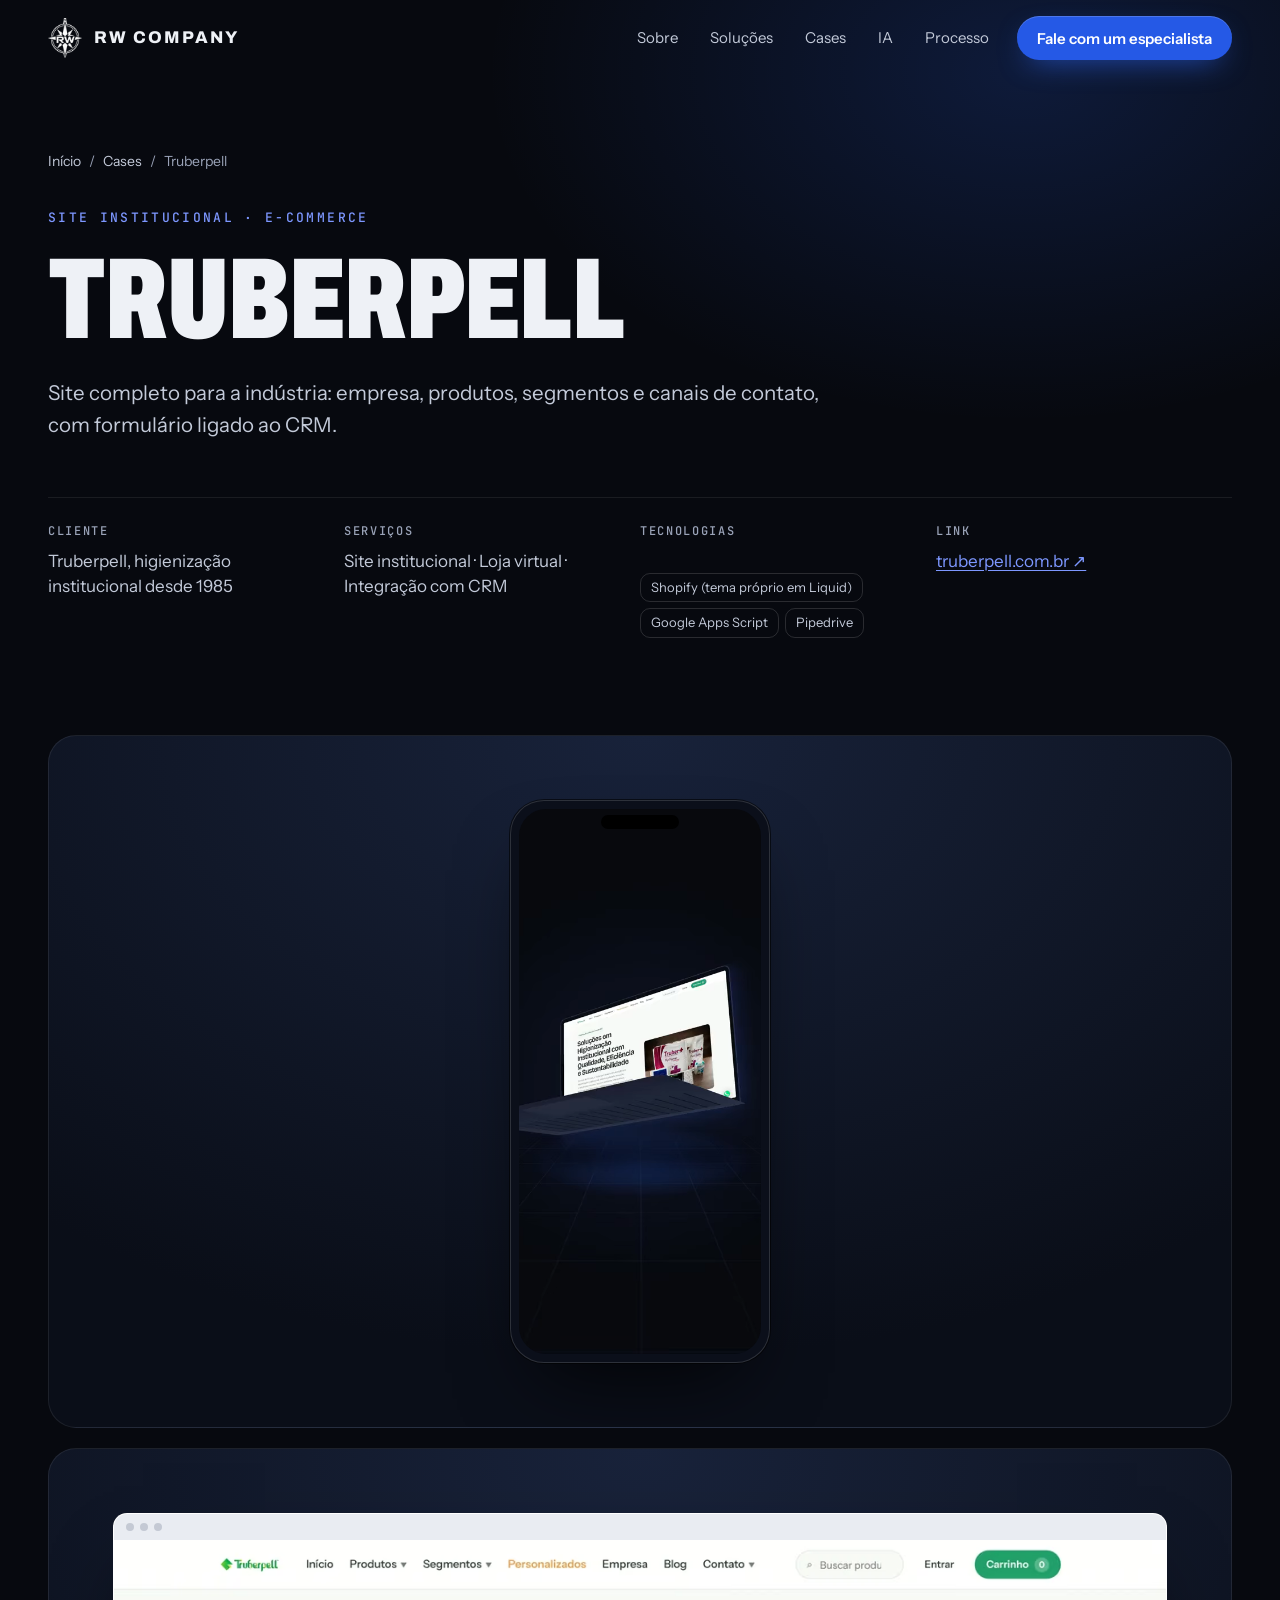
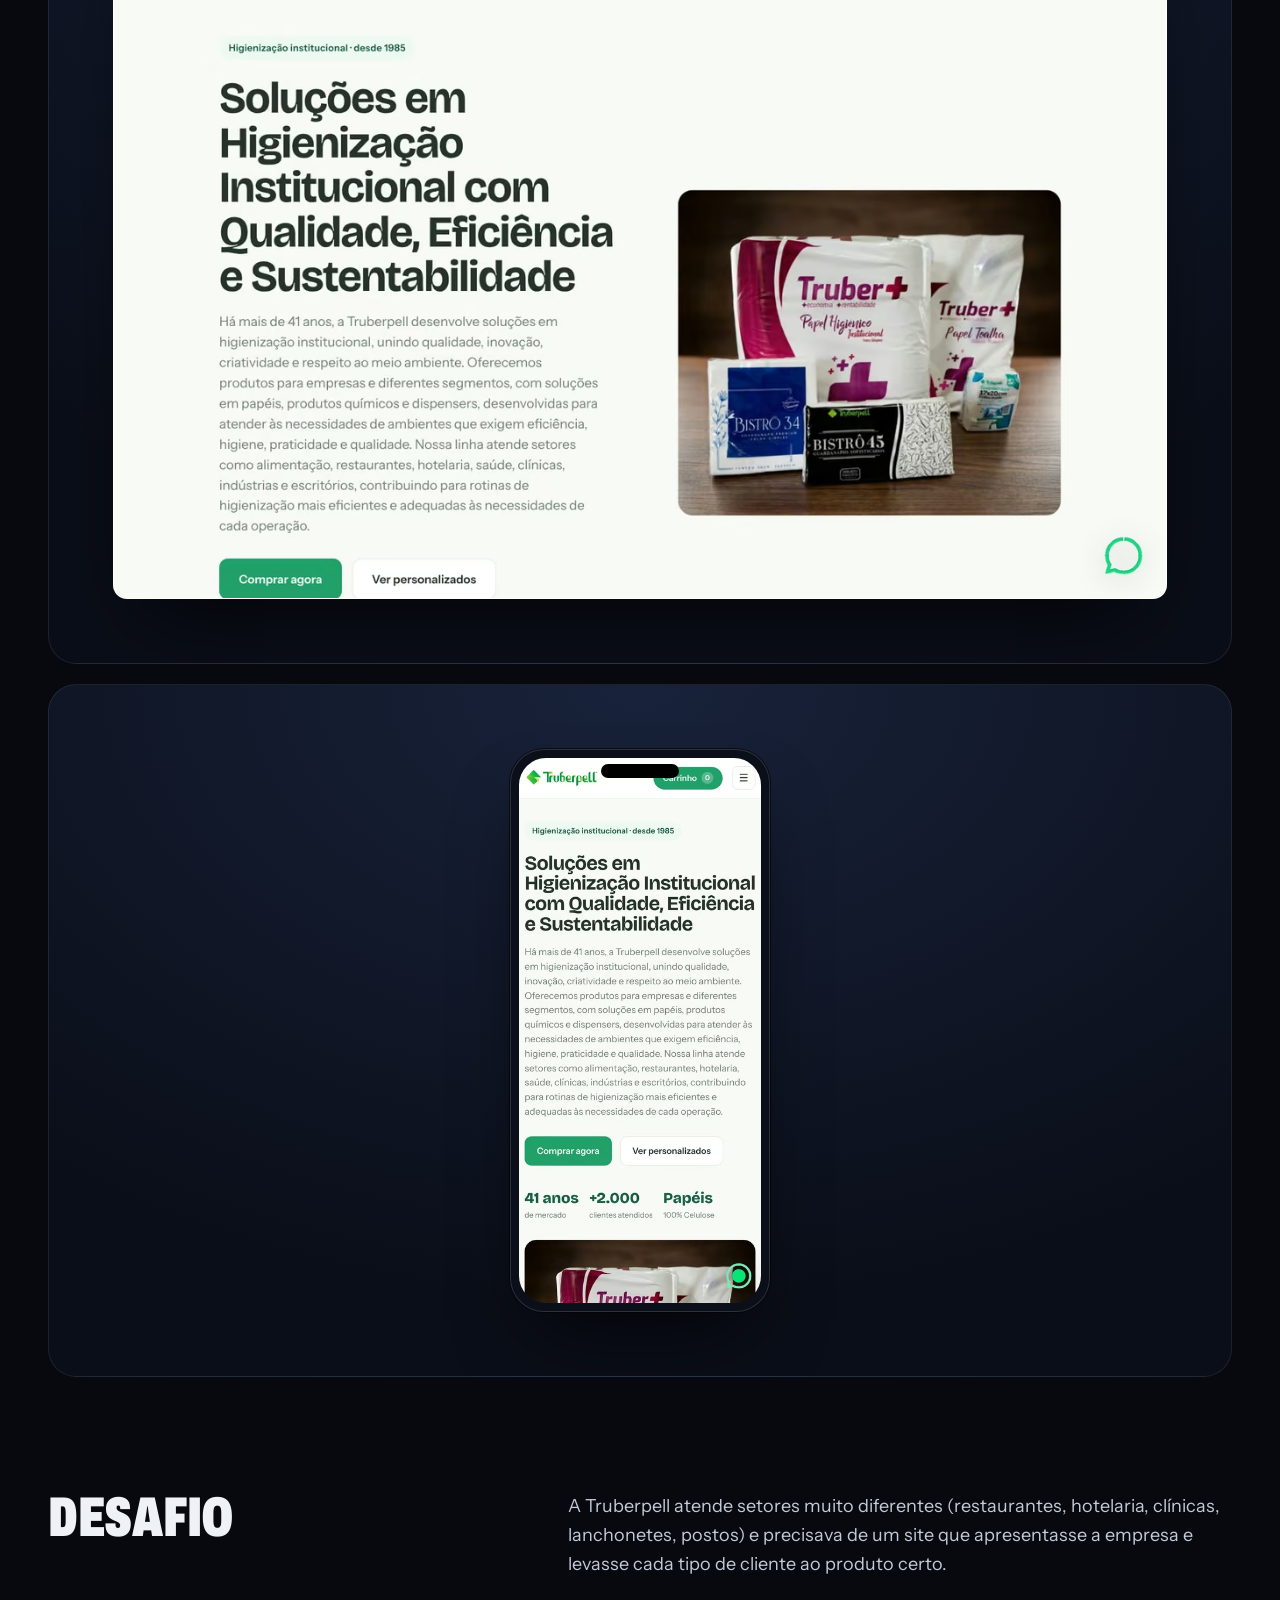
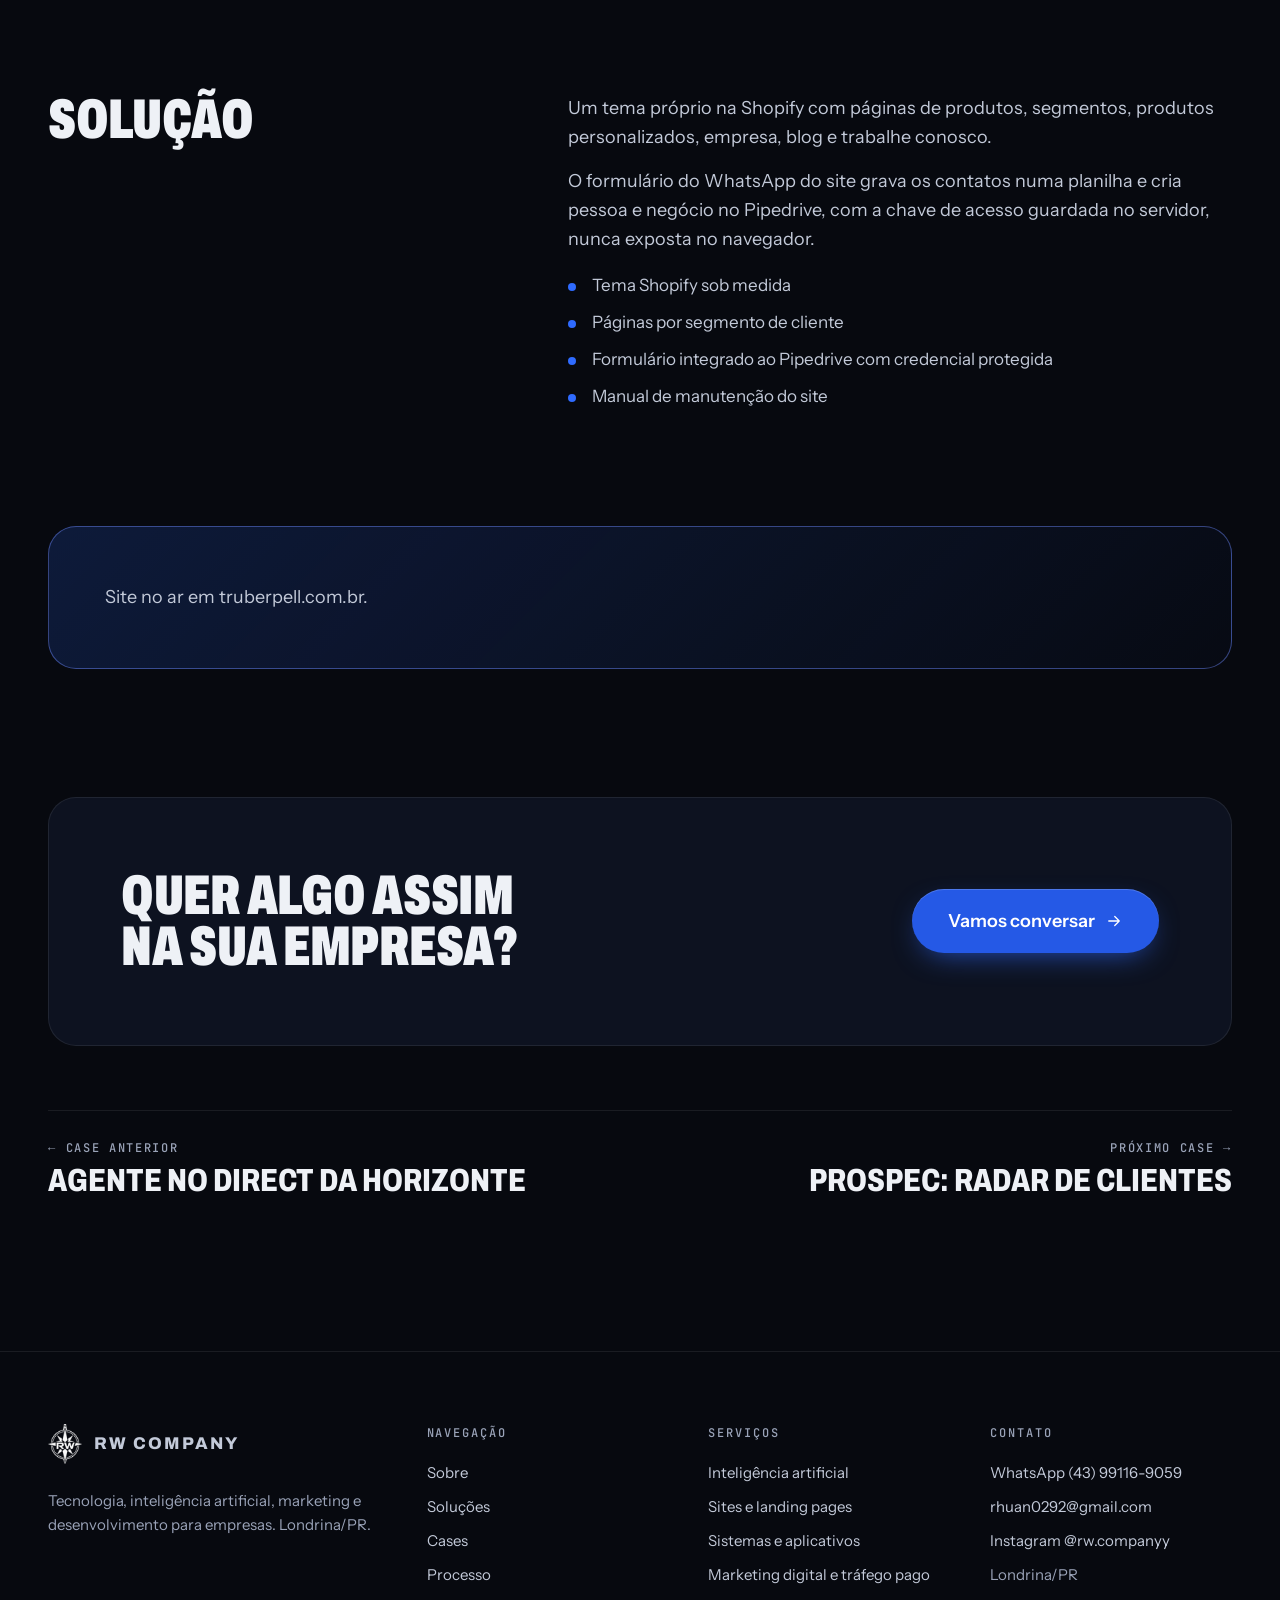
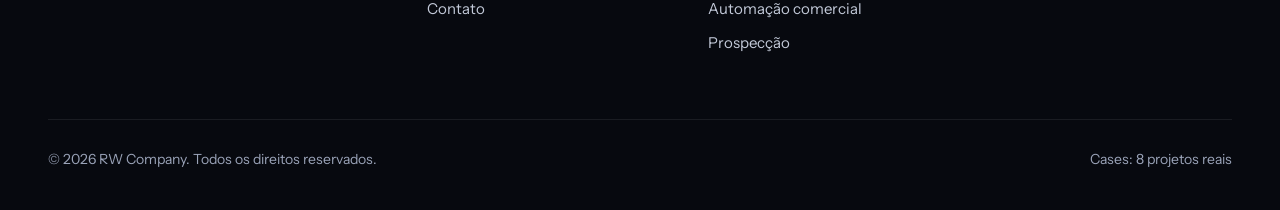
<file: cases/truberpell-site/index.html>
<!doctype html>
<html lang="pt-BR">
<head>
<meta charset="utf-8">
<meta name="viewport" content="width=device-width, initial-scale=1, viewport-fit=cover">
<title>Truberpell | Case RW Company</title>
<meta name="description" content="Site completo para a indústria: empresa, produtos, segmentos e canais de contato, com formulário ligado ao CRM.">
<link rel="canonical" href="https://rwcompany.com.br/cases/truberpell-site/">
<meta name="theme-color" content="#07090F">
<meta name="color-scheme" content="dark">
<meta property="og:type" content="article">
<meta property="og:locale" content="pt_BR">
<meta property="og:site_name" content="RW Company">
<meta property="og:title" content="Truberpell | Case RW Company">
<meta property="og:description" content="Site completo para a indústria: empresa, produtos, segmentos e canais de contato, com formulário ligado ao CRM.">
<meta property="og:url" content="https://rwcompany.com.br/cases/truberpell-site/">
<meta property="og:image" content="https://rwcompany.com.br/assets/img/og.png">
<meta property="og:image:width" content="1200">
<meta property="og:image:height" content="630">
<meta name="twitter:card" content="summary_large_image">
<link rel="icon" href="../../assets/img/favicon-32.png" sizes="32x32" type="image/png">
<link rel="apple-touch-icon" href="../../assets/img/apple-touch-icon.png">
<link rel="manifest" href="../../site.webmanifest">
<link rel="preload" href="../../assets/fonts/archivo-display.woff2" as="font" type="font/woff2" crossorigin>
<link rel="preload" href="../../assets/fonts/instrument-sans.woff2" as="font" type="font/woff2" crossorigin>
<link rel="stylesheet" href="../../assets/css/site.min.css">
<script type="application/ld+json">[{"@context": "https://schema.org", "@type": "ProfessionalService", "name": "RW Company", "url": "https://rwcompany.com.br/", "logo": "https://rwcompany.com.br/assets/img/icon-512.png", "image": "https://rwcompany.com.br/assets/img/og.png", "description": "Tecnologia, inteligência artificial, marketing e desenvolvimento para empresas.", "telephone": "+55-43-99116-9059", "email": "rhuan0292@gmail.com", "address": {"@type": "PostalAddress", "addressLocality": "Londrina", "addressRegion": "PR", "addressCountry": "BR"}, "areaServed": "BR", "sameAs": ["https://instagram.com/rw.companyy"]}, {"@context": "https://schema.org", "@type": "BreadcrumbList", "itemListElement": [{"@type": "ListItem", "position": 1, "name": "Início", "item": "https://rwcompany.com.br/"}, {"@type": "ListItem", "position": 2, "name": "Cases", "item": "https://rwcompany.com.br/#cases"}, {"@type": "ListItem", "position": 3, "name": "Truberpell", "item": "https://rwcompany.com.br/cases/truberpell-site/"}]}, {"@context": "https://schema.org", "@type": "CreativeWork", "name": "Truberpell", "about": "Site institucional · E-commerce", "description": "Site completo para a indústria: empresa, produtos, segmentos e canais de contato, com formulário ligado ao CRM.", "creator": {"@type": "Organization", "name": "RW Company", "url": "https://rwcompany.com.br/"}, "inLanguage": "pt-BR"}]</script>
</head>
<body>
<svg width="0" height="0" style="position:absolute" aria-hidden="true"><symbol id="i-arrow" viewBox="0 0 24 24" fill="none" stroke="currentColor" stroke-width="1.7" stroke-linecap="round" stroke-linejoin="round"><path d="M5 12h14M13 6l6 6-6 6"/></symbol><symbol id="i-play" viewBox="0 0 24 24" fill="none" stroke="currentColor" stroke-width="1.7" stroke-linecap="round" stroke-linejoin="round"><path d="M7 4.5v15l13-7.5z" fill="currentColor" stroke="none"/></symbol><symbol id="i-close" viewBox="0 0 24 24" fill="none" stroke="currentColor" stroke-width="1.7" stroke-linecap="round" stroke-linejoin="round"><path d="M6 6l12 12M18 6L6 18"/></symbol><symbol id="i-spark" viewBox="0 0 24 24" fill="none" stroke="currentColor" stroke-width="1.7" stroke-linecap="round" stroke-linejoin="round"><path d="M12 3v4M12 17v4M3 12h4M17 12h4M6.3 6.3l2.5 2.5M15.2 15.2l2.5 2.5M6.3 17.7l2.5-2.5M15.2 8.8l2.5-2.5"/></symbol><symbol id="i-bot" viewBox="0 0 24 24" fill="none" stroke="currentColor" stroke-width="1.7" stroke-linecap="round" stroke-linejoin="round"><rect x="4" y="7" width="16" height="12" rx="4"/><path d="M12 3v4M9 13h.01M15 13h.01M9.5 16h5"/></symbol><symbol id="i-browser" viewBox="0 0 24 24" fill="none" stroke="currentColor" stroke-width="1.7" stroke-linecap="round" stroke-linejoin="round"><rect x="3" y="4" width="18" height="16" rx="3"/><path d="M3 9h18M7 6.5h.01M10 6.5h.01"/></symbol><symbol id="i-app" viewBox="0 0 24 24" fill="none" stroke="currentColor" stroke-width="1.7" stroke-linecap="round" stroke-linejoin="round"><rect x="6" y="2.5" width="12" height="19" rx="3"/><path d="M10 18.5h4"/><path d="M9 7h6M9 10.5h6M9 14h3"/></symbol><symbol id="i-megaphone" viewBox="0 0 24 24" fill="none" stroke="currentColor" stroke-width="1.7" stroke-linecap="round" stroke-linejoin="round"><path d="M4 10v4a1 1 0 0 0 1 1h2l5 4V5L7 9H5a1 1 0 0 0-1 1z"/><path d="M16 8.5a5 5 0 0 1 0 7M18.5 6a8.5 8.5 0 0 1 0 12"/></symbol><symbol id="i-flow" viewBox="0 0 24 24" fill="none" stroke="currentColor" stroke-width="1.7" stroke-linecap="round" stroke-linejoin="round"><circle cx="6" cy="6" r="2.5"/><circle cx="18" cy="18" r="2.5"/><circle cx="18" cy="6" r="2.5"/><path d="M8.5 6h7M18 8.5v7M7.8 7.8l8.4 8.4"/></symbol><symbol id="i-radar" viewBox="0 0 24 24" fill="none" stroke="currentColor" stroke-width="1.7" stroke-linecap="round" stroke-linejoin="round"><circle cx="12" cy="12" r="9"/><circle cx="12" cy="12" r="5"/><path d="M12 12l6-6"/><circle cx="12" cy="12" r="1.2" fill="currentColor"/></symbol><symbol id="i-compass" viewBox="0 0 24 24" fill="none" stroke="currentColor" stroke-width="1.7" stroke-linecap="round" stroke-linejoin="round"><circle cx="12" cy="12" r="9"/><path d="M15.5 8.5l-2 5-5 2 2-5z"/></symbol><symbol id="i-target" viewBox="0 0 24 24" fill="none" stroke="currentColor" stroke-width="1.7" stroke-linecap="round" stroke-linejoin="round"><circle cx="12" cy="12" r="9"/><circle cx="12" cy="12" r="5"/><circle cx="12" cy="12" r="1.5"/></symbol><symbol id="i-layers" viewBox="0 0 24 24" fill="none" stroke="currentColor" stroke-width="1.7" stroke-linecap="round" stroke-linejoin="round"><path d="M12 3l9 5-9 5-9-5z"/><path d="M3 13l9 5 9-5"/></symbol><symbol id="i-chart" viewBox="0 0 24 24" fill="none" stroke="currentColor" stroke-width="1.7" stroke-linecap="round" stroke-linejoin="round"><path d="M4 20V10M10 20V4M16 20v-7M22 20H2"/></symbol><symbol id="i-clock" viewBox="0 0 24 24" fill="none" stroke="currentColor" stroke-width="1.7" stroke-linecap="round" stroke-linejoin="round"><circle cx="12" cy="12" r="9"/><path d="M12 7v5l3 2"/></symbol><symbol id="i-filter" viewBox="0 0 24 24" fill="none" stroke="currentColor" stroke-width="1.7" stroke-linecap="round" stroke-linejoin="round"><path d="M4 5h16l-6 7v6l-4 2v-8z"/></symbol><symbol id="i-link" viewBox="0 0 24 24" fill="none" stroke="currentColor" stroke-width="1.7" stroke-linecap="round" stroke-linejoin="round"><path d="M10 14a4 4 0 0 0 5.7 0l3-3a4 4 0 0 0-5.7-5.7l-1 1"/><path d="M14 10a4 4 0 0 0-5.7 0l-3 3a4 4 0 0 0 5.7 5.7l1-1"/></symbol><symbol id="i-repeat" viewBox="0 0 24 24" fill="none" stroke="currentColor" stroke-width="1.7" stroke-linecap="round" stroke-linejoin="round"><path d="M4 9a7 7 0 0 1 12-3l2 2M20 15a7 7 0 0 1-12 3l-2-2"/><path d="M18 3v5h-5M6 21v-5h5"/></symbol><symbol id="i-scale" viewBox="0 0 24 24" fill="none" stroke="currentColor" stroke-width="1.7" stroke-linecap="round" stroke-linejoin="round"><path d="M4 17l5-5 4 4 7-7"/><path d="M15 9h5v5"/></symbol><symbol id="i-handshake" viewBox="0 0 24 24" fill="none" stroke="currentColor" stroke-width="1.7" stroke-linecap="round" stroke-linejoin="round"><path d="M3 12l4-4 4 2 3-2 3 1 4 3"/><path d="M7 14l3 3c.8.8 2 .8 2.8 0l4.2-4.2"/><path d="M3 12l3 3M21 12l-3 3"/></symbol><symbol id="i-puzzle" viewBox="0 0 24 24" fill="none" stroke="currentColor" stroke-width="1.7" stroke-linecap="round" stroke-linejoin="round"><path d="M9 3h3a2 2 0 1 1 4 0h3v6a2 2 0 1 0 0 4v6h-6a2 2 0 1 0-4 0H3v-6a2 2 0 1 1 0-4V3z"/></symbol><symbol id="i-whatsapp" viewBox="0 0 24 24" fill="none" stroke="currentColor" stroke-width="1.7" stroke-linecap="round" stroke-linejoin="round"><path d="M20.5 3.5A11 11 0 0 0 3.3 17.2L2 22l4.9-1.3A11 11 0 0 0 20.5 3.5zm-8.5 17a9 9 0 0 1-4.6-1.3l-.3-.2-2.9.8.8-2.8-.2-.3a9 9 0 1 1 7.2 3.8zm5-6.7c-.3-.1-1.6-.8-1.9-.9-.3-.1-.4-.1-.6.1l-.9 1.1c-.2.2-.3.2-.6.1a7.3 7.3 0 0 1-3.6-3.2c-.3-.5.3-.4.8-1.4.1-.2 0-.3 0-.5l-.9-2c-.2-.5-.4-.4-.6-.4h-.5a1 1 0 0 0-.7.3 3 3 0 0 0-.9 2.2 5.2 5.2 0 0 0 1.1 2.8 11.9 11.9 0 0 0 4.6 4c1.7.7 2.3.8 3.1.7.5-.1 1.6-.7 1.8-1.3.2-.6.2-1.2.2-1.3-.1-.1-.3-.2-.6-.3z" fill="currentColor" stroke="none"/></symbol><symbol id="i-instagram" viewBox="0 0 24 24" fill="none" stroke="currentColor" stroke-width="1.7" stroke-linecap="round" stroke-linejoin="round"><rect x="3" y="3" width="18" height="18" rx="5"/><circle cx="12" cy="12" r="4"/><circle cx="17.5" cy="6.5" r="1" fill="currentColor"/></symbol><symbol id="i-mail" viewBox="0 0 24 24" fill="none" stroke="currentColor" stroke-width="1.7" stroke-linecap="round" stroke-linejoin="round"><rect x="3" y="5" width="18" height="14" rx="3"/><path d="M4 7l8 6 8-6"/></symbol><symbol id="i-pin" viewBox="0 0 24 24" fill="none" stroke="currentColor" stroke-width="1.7" stroke-linecap="round" stroke-linejoin="round"><path d="M12 21s-7-6.2-7-11.5a7 7 0 0 1 14 0C19 14.8 12 21 12 21z"/><circle cx="12" cy="9.5" r="2.5"/></symbol></svg>
<a class="skip" href="#conteudo">Pular para o conteúdo</a>
<div class="progress" aria-hidden="true"></div>
<header class="header">
  <div class="container header__inner">
    <a class="brand" href="../../" aria-label="RW Company, página inicial"><img src="../../assets/img/logo-48.webp" srcset="../../assets/img/logo-96.webp 2x" width="34" height="40" alt=""><span>RW COMPANY</span></a>
    <button class="menu-btn" type="button" aria-expanded="false" aria-controls="nav" aria-label="Abrir menu"><span></span></button>
    <nav class="nav" id="nav" aria-label="Principal">
      <a class="nav__link" href="../../#sobre">Sobre</a><a class="nav__link" href="../../#solucoes">Soluções</a><a class="nav__link" href="../../#cases">Cases</a><a class="nav__link" href="../../#ia">IA</a><a class="nav__link" href="../../#processo">Processo</a>
      <a class="btn btn--primary btn--sm" href="https://wa.me/5543991169059?text=Ol%C3%A1%21%20Vim%20pelo%20site%20da%20RW%20Company%20e%20quero%20conversar%20sobre%20meu%20neg%C3%B3cio." target="_blank" rel="noopener">Fale com um especialista</a>
    </nav>
  </div>
</header>

<main id="conteudo">
  <section class="case-hero">
    <div class="container">
      <nav class="crumbs" aria-label="Você está em"><a href="../../">Início</a><span aria-hidden="true">/</span><a href="../../#cases">Cases</a><span aria-hidden="true">/</span><span aria-current="page">Truberpell</span></nav>
      <p class="eyebrow hero-in">Site institucional · E-commerce</p>
      <h1 class="display mask-group"><span class="mask"><span>Truberpell</span></span></h1>
      <p class="lead hero-in" style="--i:2">Site completo para a indústria: empresa, produtos, segmentos e canais de contato, com formulário ligado ao CRM.</p>
      <dl class="meta hero-in" style="--i:3">
        <div><dt>Cliente</dt><dd>Truberpell, higienização institucional desde 1985</dd></div>
        <div><dt>Serviços</dt><dd>Site institucional · Loja virtual · Integração com CRM</dd></div>
        <div><dt>Tecnologias</dt><dd><div class="tags"><span class="tag">Shopify (tema próprio em Liquid)</span><span class="tag">Google Apps Script</span><span class="tag">Pipedrive</span></div></dd></div>
        <div><dt>Link</dt><dd><a href="https://truberpell.com.br" target="_blank" rel="noopener">truberpell.com.br ↗</a></dd></div>
      </dl>
    </div>
  </section>
  <div class="container">
    <div class="case-media"><div class="media-row"><div class="device-phone"><video muted loop playsinline preload="none" data-inview poster="../../assets/img/case-truberpell-poster.webp" aria-label="Navegação pelo site da Truberpell"><source data-src="../../assets/video/case-truberpell.webm" type="video/webm"><source data-src="../../assets/video/case-truberpell.mp4" type="video/mp4"></video></div></div></div><div class="case-media"><div class="device-browser"><div class="device-browser__bar" aria-hidden="true"><i></i><i></i><i></i></div><picture><source type="image/avif" srcset="../../assets/img/truberpell-site-640.avif 640w, ../../assets/img/truberpell-site-1200.avif 1200w, ../../assets/img/truberpell-site-1600.avif 1600w" sizes="(max-width: 1100px) 92vw, 1080px"><source type="image/webp" srcset="../../assets/img/truberpell-site-640.webp 640w, ../../assets/img/truberpell-site-1200.webp 1200w, ../../assets/img/truberpell-site-1600.webp 1600w" sizes="(max-width: 1100px) 92vw, 1080px"><img src="../../assets/img/truberpell-site-1600.webp" width="640" height="400" alt="Página inicial do site da Truberpell" loading="lazy" decoding="async"></picture></div></div><div class="case-media"><div class="media-row"><div class="device-phone"><picture><source type="image/avif" srcset="../../assets/img/truberpell-mobile-430.avif 430w, ../../assets/img/truberpell-mobile-860.avif 860w" sizes="(max-width: 680px) 50vw, 230px"><source type="image/webp" srcset="../../assets/img/truberpell-mobile-430.webp 430w, ../../assets/img/truberpell-mobile-860.webp 860w" sizes="(max-width: 680px) 50vw, 230px"><img src="../../assets/img/truberpell-mobile-860.webp" width="430" height="932" alt="Site da Truberpell no celular" loading="lazy" decoding="async"></picture></div></div></div>
    
    <div class="case-cols">
      <h2 class="display" data-reveal>Desafio</h2>
      <div class="prose" data-reveal><p>A Truberpell atende setores muito diferentes (restaurantes, hotelaria, clínicas, lanchonetes, postos) e precisava de um site que apresentasse a empresa e levasse cada tipo de cliente ao produto certo.</p></div>
    </div>
    <div class="case-cols">
      <h2 class="display" data-reveal>Solução</h2>
      <div class="prose" data-reveal><p>Um tema próprio na Shopify com páginas de produtos, segmentos, produtos personalizados, empresa, blog e trabalhe conosco.</p><p>O formulário do WhatsApp do site grava os contatos numa planilha e cria pessoa e negócio no Pipedrive, com a chave de acesso guardada no servidor, nunca exposta no navegador.</p><ul><li>Tema Shopify sob medida</li><li>Páginas por segmento de cliente</li><li>Formulário integrado ao Pipedrive com credencial protegida</li><li>Manual de manutenção do site</li></ul></div>
    </div>
    <div class="result-box result-box--plain" data-reveal><p>Site no ar em truberpell.com.br.</p></div>
    <div class="case-cta" data-reveal>
      <h2 class="display">Quer algo assim na sua empresa?</h2>
      <a class="btn btn--primary btn--lg" href="https://wa.me/5543991169059?text=Ol%C3%A1%21%20Vi%20o%20case%20Truberpell%20no%20site%20da%20RW%20Company%20e%20quero%20conversar." target="_blank" rel="noopener">Vamos conversar <svg class="arrow" aria-hidden="true"><use href="#i-arrow"/></svg></a>
    </div>
    <nav class="next-case" aria-label="Outros cases">
      <a href="../../cases/agente-instagram-horizonte/"><small>← Case anterior</small><span>Agente no direct da Horizonte</span></a>
      <a href="../../cases/prospec/"><small>Próximo case →</small><span>Prospec: Radar de clientes</span></a>
    </nav>
  </div>
</main>
<footer class="footer">
  <div class="container">
    <div class="footer__grid">
      <div class="footer__brand">
        <a class="brand" href="../../"><img src="../../assets/img/logo-48.webp" srcset="../../assets/img/logo-96.webp 2x" width="34" height="40" alt=""><span>RW COMPANY</span></a>
        <p>Tecnologia, inteligência artificial, marketing e desenvolvimento para empresas. Londrina/PR.</p>
      </div>
      <div><h2>Navegação</h2><ul>
        <li><a href="../../#sobre">Sobre</a></li><li><a href="../../#solucoes">Soluções</a></li><li><a href="../../#cases">Cases</a></li>
        <li><a href="../../#processo">Processo</a></li><li><a href="../../#contato">Contato</a></li></ul></div>
      <div><h2>Serviços</h2><ul><li><a href="../../#solucoes">Inteligência artificial</a></li><li><a href="../../#solucoes">Sites e landing pages</a></li><li><a href="../../#solucoes">Sistemas e aplicativos</a></li><li><a href="../../#solucoes">Marketing digital e tráfego pago</a></li><li><a href="../../#solucoes">Automação comercial</a></li><li><a href="../../#solucoes">Prospecção</a></li></ul></div>
      <div><h2>Contato</h2><ul>
        <li><a href="https://wa.me/5543991169059?text=Ol%C3%A1%21%20Vim%20pelo%20site%20da%20RW%20Company%20e%20quero%20conversar%20sobre%20meu%20neg%C3%B3cio." target="_blank" rel="noopener">WhatsApp (43) 99116-9059</a></li>
        <li><a href="mailto:rhuan0292@gmail.com">rhuan0292@gmail.com</a></li>
        <li><a href="https://instagram.com/rw.companyy" target="_blank" rel="noopener">Instagram @rw.companyy</a></li>
        <li><span class="muted">Londrina/PR</span></li></ul></div>
    </div>
    <div class="footer__bottom"><span>© 2026 RW Company. Todos os direitos reservados.</span><span>Cases: 8 projetos reais</span></div>
  </div>
</footer>
<a class="wa-float" href="https://wa.me/5543991169059?text=Ol%C3%A1%21%20Vim%20pelo%20site%20da%20RW%20Company%20e%20quero%20conversar%20sobre%20meu%20neg%C3%B3cio." target="_blank" rel="noopener" aria-label="Conversar no WhatsApp"><svg aria-hidden="true"><use href="#i-whatsapp"/></svg>WhatsApp</a>

<script src="../../assets/js/site.min.js" defer></script>
</body>
</html>
</file>
<file: assets/css/site.min.css>
@font-face{font-family:Archivo;src:url(../fonts/archivo-display.woff2) format("woff2");font-weight:500 900;font-stretch:62% 100%;font-display:swap}@font-face{font-family:Instrument Sans;src:url(../fonts/instrument-sans.woff2) format("woff2");font-weight:400 700;font-display:swap}@font-face{font-family:JetBrains Mono;src:url(../fonts/jetbrains-mono-500.woff2) format("woff2");font-weight:500;font-display:swap}:root{color-scheme:dark;--bg: #07090f;--bg-2: #0a0e18;--surface: #0d1220;--surface-2: #121a2c;--surface-3: #18223a;--line: rgba(255, 255, 255, .08);--line-2: rgba(255, 255, 255, .14);--line-glow: rgba(110, 139, 255, .45);--text: #eef1f6;--text-soft: #c3cad9;--muted: #9aa3b8;--blue: #2f6bff;--blue-ink: #2559e6;--blue-ink-hover: #1f4fd4;--blue-soft: #7d97ff;--green-wa: #25d366;--f-display: "Archivo", "Arial Narrow", system-ui, sans-serif;--f-body: "Instrument Sans", system-ui, -apple-system, "Segoe UI", sans-serif;--f-mono: "JetBrains Mono", ui-monospace, monospace;--gutter: clamp(20px, 5vw, 48px);--max: 1240px;--section: clamp(88px, 12vw, 168px);--r-sm: 12px;--r-md: 20px;--r-lg: 28px;--e-out: cubic-bezier(.16, 1, .3, 1);--e-inout: cubic-bezier(.65, 0, .35, 1);--e-in: cubic-bezier(.55, 0, 1, .45);--t-fast: .18s;--t-med: .42s;--t-slow: .9s}*,*:before,*:after{box-sizing:border-box}html{-webkit-text-size-adjust:100%;scroll-behavior:smooth}body{margin:0;background:var(--bg);color:var(--text);font-family:var(--f-body);font-size:17px;line-height:1.6;-webkit-font-smoothing:antialiased;text-rendering:optimizeLegibility;overflow-x:clip}img,video,svg{display:block;max-width:100%}img,video{height:auto}a{color:inherit;text-decoration:none}button{font:inherit;color:inherit;background:none;border:0;cursor:pointer}h1,h2,h3,h4,p{margin:0}ul,ol{margin:0;padding:0;list-style:none}::selection{background:#2f6bff73;color:#fff}:focus-visible{outline:2px solid var(--blue-soft);outline-offset:3px;border-radius:6px}[id]{scroll-margin-top:88px}.skip{position:absolute;left:12px;top:-60px;z-index:100;padding:12px 18px;border-radius:10px;background:#fff;color:#07090f;font-weight:600}.skip:focus{top:12px}.sr-only{position:absolute;width:1px;height:1px;overflow:hidden;clip:rect(0 0 0 0);white-space:nowrap}.container{width:100%;max-width:calc(var(--max) + var(--gutter) * 2);margin:0 auto;padding:0 var(--gutter)}.section{padding:var(--section) 0;position:relative}.display{font-family:var(--f-display);font-weight:900;font-stretch:66%;text-transform:uppercase;line-height:.92;letter-spacing:-.005em}.h-hero{font-size:clamp(56px,11.2vw,156px)}.h-section{font-size:clamp(42px,7.2vw,96px)}.h-card{font-family:var(--f-display);font-weight:800;font-stretch:78%;font-size:clamp(24px,2.6vw,32px);line-height:1.05;letter-spacing:-.005em}.accent{color:var(--blue)}.eyebrow{font-family:var(--f-mono);font-size:13px;letter-spacing:.18em;text-transform:uppercase;color:var(--blue-soft)}.lead{font-size:clamp(18px,1.6vw,21px);color:var(--text-soft);line-height:1.55;max-width:38em}.muted{color:var(--muted)}.btn{--bg-b: transparent;position:relative;display:inline-flex;align-items:center;justify-content:center;gap:10px;min-height:56px;padding:0 28px;border-radius:999px;font-weight:600;font-size:16px;line-height:1;white-space:nowrap;isolation:isolate;transition:transform var(--t-fast) var(--e-out),background-color var(--t-fast),border-color var(--t-fast),box-shadow var(--t-med) var(--e-out)}.btn svg{width:18px;height:18px;transition:transform var(--t-med) var(--e-out)}.btn:hover svg.arrow{transform:translate(4px)}.btn:active{transform:scale(.97)}.btn--primary{background:var(--blue-ink);color:#fff;box-shadow:0 10px 30px -12px #2f6bffcc,inset 0 1px #ffffff2e}.btn--primary:hover{background:var(--blue-ink-hover);box-shadow:0 14px 40px -12px #2f6bfff2,inset 0 1px #ffffff38}.btn--ghost{border:1px solid var(--line-2);color:var(--text);background:#ffffff05}.btn--ghost:hover{border-color:var(--line-glow);background:#2f6bff14}.btn--light{background:#fff;color:#07090f}.btn--light:hover{background:#e7ecff}.btn--sm{min-height:44px;padding:0 20px;font-size:15px}.btn--lg{min-height:64px;padding:0 36px;font-size:18px}.link-arrow{display:inline-flex;align-items:center;gap:8px;font-weight:600;color:var(--text)}.link-arrow svg{width:16px;height:16px;transition:transform var(--t-med) var(--e-out)}.link-arrow:hover svg{transform:translate(4px)}.progress{position:fixed;left:0;top:0;z-index:60;width:100%;height:2px;background:linear-gradient(90deg,var(--blue),var(--blue-soft));transform-origin:0 50%;transform:scaleX(0)}.header{position:fixed;inset:0 0 auto;z-index:50;transition:background-color var(--t-med),border-color var(--t-med),backdrop-filter var(--t-med);border-bottom:1px solid transparent}.header.is-solid{background:#07090fd1;border-bottom-color:var(--line);-webkit-backdrop-filter:saturate(140%) blur(14px);backdrop-filter:saturate(140%) blur(14px)}.header__inner{display:flex;align-items:center;justify-content:space-between;gap:24px;height:76px}.brand{display:inline-flex;align-items:center;gap:12px;font-family:var(--f-display);font-weight:800;font-stretch:100%;font-size:17px;letter-spacing:.12em}.brand img{width:34px;height:40px}.nav{display:flex;align-items:center;gap:4px}.nav__link{position:relative;padding:10px 14px;font-size:15px;color:var(--text-soft);border-radius:999px;transition:color var(--t-fast)}.nav__link:after{content:"";position:absolute;left:14px;right:14px;bottom:6px;height:1px;background:var(--blue-soft);transform:scaleX(0);transform-origin:0 50%;transition:transform var(--t-med) var(--e-out)}.nav__link:hover,.nav__link[aria-current=true]{color:var(--text)}.nav__link:hover:after,.nav__link[aria-current=true]:after{transform:scaleX(1)}.nav .btn{margin-left:10px}.menu-btn{display:none;width:48px;height:48px;border-radius:14px;border:1px solid var(--line-2);align-items:center;justify-content:center}.menu-btn span{position:relative;width:18px;height:2px;background:var(--text);border-radius:2px;transition:background var(--t-fast)}.menu-btn span:before,.menu-btn span:after{content:"";position:absolute;left:0;width:18px;height:2px;background:var(--text);border-radius:2px;transition:transform var(--t-med) var(--e-out)}.menu-btn span:before{transform:translateY(-6px)}.menu-btn span:after{transform:translateY(6px)}.menu-btn[aria-expanded=true] span{background:transparent}.menu-btn[aria-expanded=true] span:before{transform:rotate(45deg)}.menu-btn[aria-expanded=true] span:after{transform:rotate(-45deg)}@media (max-width: 960px){.menu-btn{display:inline-flex}.nav{position:fixed;inset:76px 0 auto;flex-direction:column;align-items:stretch;gap:0;padding:12px var(--gutter) 28px;background:#07090ff7;border-bottom:1px solid var(--line);transform:translateY(-8px);opacity:0;visibility:hidden;transition:opacity var(--t-fast),transform var(--t-med) var(--e-out),visibility 0s linear var(--t-med)}.nav.is-open{opacity:1;transform:none;visibility:visible;transition:opacity var(--t-fast),transform var(--t-med) var(--e-out)}.nav__link{padding:16px 4px;font-size:18px;border-bottom:1px solid var(--line);border-radius:0}.nav__link:after{display:none}.nav .btn{margin:20px 0 0}}.js [data-reveal]{opacity:0;transform:translate3d(0,28px,0);transition:opacity .7s var(--e-out),transform .9s var(--e-out);transition-delay:calc(var(--i, 0) * 80ms)}.js [data-reveal=fade]{transform:none}.js [data-reveal=scale]{transform:scale(.96)}.js [data-reveal].is-in{opacity:1;transform:none}.mask{display:block;overflow:hidden;padding-bottom:.06em;margin-bottom:-.06em}.mask>span{display:block}.js .mask>span{transform:translate3d(0,105%,0)}.js .is-in .mask>span,.js .mask.is-in>span{transform:none;transition:transform 1s var(--e-out);transition-delay:calc(var(--i, 0) * 90ms)}.hero{position:relative;min-height:100svh;display:flex;align-items:center;padding:120px 0 96px;overflow:hidden;isolation:isolate}.hero__bg{position:absolute;inset:0;z-index:-1;background:radial-gradient(60% 55% at 72% 46%,rgba(47,107,255,.2),transparent 70%),radial-gradient(40% 40% at 10% 90%,rgba(47,107,255,.1),transparent 70%),var(--bg)}.hero__grid{position:absolute;inset:0;z-index:-1;opacity:.5;background-image:linear-gradient(var(--line) 1px,transparent 1px),linear-gradient(90deg,var(--line) 1px,transparent 1px);background-size:72px 72px;-webkit-mask-image:radial-gradient(70% 60% at 70% 45%,#000 0%,transparent 75%);mask-image:radial-gradient(70% 60% at 70% 45%,#000 0%,transparent 75%)}.hero__video{position:absolute;inset:0;z-index:-1;width:100%;height:100%;object-fit:cover;opacity:0;transition:opacity 1.6s var(--e-out)}.hero__video.is-ready{opacity:1}.hero__shade{position:absolute;inset:0;z-index:-1;pointer-events:none;background:linear-gradient(90deg,#07090feb,#07090fbf 38%,#07090f00 66%),linear-gradient(0deg,#07090fe6,#07090f00 22%)}.hero__orbit{position:absolute;z-index:-1;right:-8vw;top:50%;width:min(64vw,820px);aspect-ratio:1;transform:translateY(-50%);opacity:.55;pointer-events:none}.hero__orbit circle{fill:none;stroke:#7d97ff38;stroke-width:1}.hero__orbit .dash{stroke-dasharray:2 10}.hero__content{position:relative;max-width:980px}.hero__title{margin:22px 0 28px}.hero__title .accent{display:inline-block}.hero__actions{display:flex;flex-wrap:wrap;gap:14px;margin-top:40px}.hero__play{display:inline-flex;align-items:center;gap:12px;margin-top:30px;color:var(--text-soft);font-weight:500}.hero__play-ico{width:44px;height:44px;border-radius:50%;display:grid;place-items:center;border:1px solid var(--line-2);background:#ffffff08;transition:border-color var(--t-fast),transform var(--t-med) var(--e-out)}.hero__play-ico svg{width:14px;height:14px;margin-left:2px}.hero__play:hover .hero__play-ico{border-color:var(--line-glow);transform:scale(1.06)}.hero__proof{position:absolute;right:var(--gutter);bottom:120px;display:grid;gap:12px}.chip-proof{display:flex;align-items:center;gap:14px;padding:14px 18px;border-radius:18px;background:#0d1220a8;border:1px solid var(--line-2);-webkit-backdrop-filter:blur(12px);backdrop-filter:blur(12px);box-shadow:0 20px 50px -20px #0009}.chip-proof b{font-family:var(--f-display);font-stretch:70%;font-weight:900;font-size:30px;line-height:1;color:#fff}.chip-proof span{font-size:14px;color:var(--text-soft);line-height:1.3}.scroll-cue{position:absolute;left:50%;bottom:28px;transform:translate(-50%);display:grid;justify-items:center;gap:10px;color:var(--muted);font-family:var(--f-mono);font-size:11px;letter-spacing:.2em}.scroll-cue i{width:1px;height:46px;background:linear-gradient(var(--blue-soft),transparent);transform-origin:50% 0;animation:cue 2.2s var(--e-inout) 3}@keyframes cue{0%{transform:scaleY(0)}50%{transform:scaleY(1);transform-origin:50% 0}51%{transform-origin:50% 100%}to{transform:scaleY(0);transform-origin:50% 100%}}.hero-in{animation:heroIn 1s var(--e-out) both;animation-delay:calc(var(--i, 0) * 90ms)}@keyframes heroIn{0%{opacity:0;transform:translate3d(0,24px,0)}to{opacity:1;transform:none}}.hero__title .mask>span{animation:lineUp 1.1s var(--e-out) both;animation-delay:calc(var(--i, 0) * .11s)}@keyframes lineUp{0%{transform:translate3d(0,105%,0)}to{transform:none}}@media (max-width: 1100px){.hero__proof{display:none}}@media (max-width: 720px){.hero{align-items:flex-end;padding-bottom:112px}.hero__orbit{width:120vw;right:-50vw;top:30%;opacity:.4}.hero__actions .btn{flex:1 1 100%}}.about{display:grid;grid-template-columns:1.05fr 1fr;gap:clamp(40px,6vw,96px);align-items:start}.about__text p+p{margin-top:18px}.about__title{margin:18px 0 32px}.pillars{display:grid;grid-template-columns:repeat(2,1fr);gap:16px}.pillar{padding:28px;border-radius:var(--r-md);background:linear-gradient(180deg,var(--surface) 0%,var(--bg-2) 100%);border:1px solid var(--line);transition:border-color var(--t-med),transform var(--t-med) var(--e-out)}.pillar:hover{border-color:var(--line-glow);transform:translateY(-3px)}.pillar svg{width:40px;height:40px;margin-bottom:22px;color:var(--blue-soft)}.pillar h3{font-size:19px;font-weight:600;line-height:1.3;margin-bottom:8px}.pillar p{font-size:15.5px;color:var(--muted);line-height:1.55}.about__stats{display:flex;flex-wrap:wrap;gap:40px;margin-top:44px;padding-top:32px;border-top:1px solid var(--line)}.about__stats b{display:block;font-family:var(--f-display);font-stretch:70%;font-weight:900;font-size:44px;line-height:1}.about__stats span{font-size:14px;color:var(--muted)}@media (max-width: 900px){.about{grid-template-columns:1fr}}@media (max-width: 520px){.pillars{grid-template-columns:1fr}}.sec-head{display:flex;flex-wrap:wrap;align-items:end;justify-content:space-between;gap:24px 48px;margin-bottom:clamp(40px,6vw,72px)}.sec-head .h-section{margin-top:16px}.sec-head .lead{max-width:30em}.bento{display:grid;grid-template-columns:repeat(4,1fr);grid-auto-rows:minmax(250px,auto);gap:16px}.tile{--mx: 50%;--my: 50%;position:relative;overflow:hidden;display:flex;flex-direction:column;justify-content:flex-start;padding:clamp(24px,2.6vw,34px);border-radius:var(--r-lg);background:linear-gradient(180deg,var(--surface) 0%,var(--bg-2) 100%);border:1px solid var(--line);transition:border-color var(--t-med),transform var(--t-med) var(--e-out);isolation:isolate}.tile:before{content:"";position:absolute;inset:0;z-index:-1;opacity:0;transition:opacity var(--t-med);background:radial-gradient(420px circle at var(--mx) var(--my),rgba(47,107,255,.16),transparent 60%)}.tile:hover{border-color:var(--line-glow)}.tile:hover:before{opacity:1}.tile__ico{position:relative;flex:none;margin-bottom:28px;width:52px;height:52px;border-radius:16px;display:grid;place-items:center;background:#2f6bff1f;border:1px solid rgba(125,151,255,.28);color:var(--blue-soft);transition:transform var(--t-med) var(--e-out)}.tile__ico svg{width:26px;height:26px}.tile:hover .tile__ico{transform:translateY(-3px) rotate(-6deg)}.tile h3{margin:auto 0 12px}.tile p{font-size:15.5px;color:var(--muted);line-height:1.55;max-width:34em}.tile__benefit{display:flex;gap:10px;align-items:baseline;margin-top:18px;padding-top:16px;border-top:1px solid var(--line);font-size:15px;font-weight:500;color:var(--text-soft)}.tile__benefit:before{content:"";flex:none;width:7px;height:7px;border-radius:50%;background:var(--blue);box-shadow:0 0 12px var(--blue);transform:translateY(-1px)}.tile--ia{grid-column:span 2;grid-row:span 2}.tile--sites,.tile--sistemas,.tile--prospec{grid-column:span 2}.tile__art{position:absolute;z-index:-1;pointer-events:none}.tile--ia .tile__art{right:28px;top:28px;width:min(56%,300px);display:grid;gap:10px}.mini-bubble{padding:10px 14px;border-radius:14px;font-size:13.5px;line-height:1.35;background:var(--surface-3);color:var(--text-soft);border:1px solid var(--line);max-width:90%}.mini-bubble--me{justify-self:end;background:#0f5c4b;color:#e9f5f1;border-color:transparent}.mini-bubble--typing{width:64px;display:flex;gap:5px;justify-content:center}.mini-bubble--typing i{width:6px;height:6px;border-radius:50%;background:var(--muted)}.tile--sites>h3,.tile--sites>p{max-width:46%}.tile--sites .tile__art{right:-60px;top:50%;width:54%;margin-top:-90px;border-radius:12px;overflow:hidden;border:1px solid var(--line-2);box-shadow:0 30px 60px -20px #000000b3;transform:rotate(-2deg);opacity:.85;transition:transform var(--t-slow) var(--e-out)}.tile--sites:hover .tile__art{transform:rotate(0) translateY(-6px)}.tile--ia .mini-bubble{font-size:15px;padding:12px 16px}.tile--sites .tile__art img{width:100%}@media (max-width: 1080px){.bento{grid-template-columns:repeat(2,1fr)}.tile--ia{grid-column:span 2;grid-row:span 1;min-height:420px}.tile--sites,.tile--sistemas,.tile--prospec{grid-column:span 2}}@media (max-width: 640px){.bento{grid-template-columns:1fr;grid-auto-rows:auto}.tile,.tile--ia,.tile--sites,.tile--sistemas,.tile--prospec{grid-column:auto;min-height:0}.tile--ia .tile__art{left:24px;right:24px;width:auto;top:100px}.tile--sites{padding-top:230px}.tile--sites>h3,.tile--sites>p{max-width:none}.tile,.tile--ia,.tile--sites{padding-top:clamp(24px,2.6vw,34px)}.tile--ia .tile__ico{margin-bottom:250px}.tile--sites .tile__ico{margin-bottom:200px}.tile--sites .tile__art{right:20px;left:96px;width:auto;top:24px;margin-top:0}}.connector{position:relative;height:clamp(140px,18vw,220px);margin-top:-40px}.connector svg{position:absolute;inset:0;width:100%;height:100%;overflow:visible}.connector path{fill:none;stroke:url(#cgrad);stroke-width:1.5;stroke-dasharray:var(--len, 900);stroke-dashoffset:var(--len, 900)}.connector.is-in path{stroke-dashoffset:0;transition:stroke-dashoffset 1.6s var(--e-out);transition-delay:calc(var(--i, 0) * .12s)}.connector .node{position:absolute;left:50%;bottom:0;width:64px;height:64px;margin-left:-32px;border-radius:50%;display:grid;place-items:center;background:var(--bg);border:1px solid var(--line-glow);box-shadow:0 0 40px #2f6bff59;opacity:0;transform:scale(.6)}.connector .node img{width:30px;height:35px}.connector.is-in .node{opacity:1;transform:none;transition:opacity .6s var(--e-out) .9s,transform .8s var(--e-out) .9s}.filters{display:flex;flex-wrap:wrap;gap:8px;margin-bottom:36px}.filter{min-height:44px;padding:0 18px;border-radius:999px;border:1px solid var(--line-2);font-size:14.5px;font-weight:500;color:var(--text-soft);transition:background var(--t-fast),color var(--t-fast),border-color var(--t-fast)}.filter:hover{border-color:var(--line-glow);color:var(--text)}.filter[aria-pressed=true]{background:var(--text);color:var(--bg);border-color:var(--text)}.cases{display:grid;grid-template-columns:repeat(6,1fr);gap:18px}.case{grid-column:span 2;position:relative;display:flex;flex-direction:column;border-radius:var(--r-lg);overflow:hidden;background:var(--surface);border:1px solid var(--line);transition:border-color var(--t-med),transform var(--t-med) var(--e-out),box-shadow var(--t-med) var(--e-out)}.case--wide{grid-column:span 3}.case:hover{border-color:var(--line-glow);transform:translateY(-4px);box-shadow:0 40px 80px -40px #2f6bff73}.case.is-hidden{display:none}.case__media{position:relative;aspect-ratio:16 / 11;overflow:hidden;background:radial-gradient(80% 80% at 50% 0%,var(--surface-3),var(--bg-2));display:grid;place-items:center}.case--wide .case__media{aspect-ratio:16 / 10}.case__media>img,.case__media picture img{width:100%;height:100%;object-fit:cover;object-position:top;transition:transform 1.2s var(--e-out)}.case:hover .case__media>img,.case:hover .case__media picture img{transform:scale(1.04)}.case__body{padding:26px 26px 28px;display:flex;flex-direction:column;gap:10px;flex:1}.case__kicker{font-family:var(--f-mono);font-size:12px;letter-spacing:.14em;text-transform:uppercase;color:var(--blue-soft)}.case__title{font-size:25px}.case__text{font-size:15.5px;color:var(--muted);line-height:1.55}.case__more{margin-top:auto;padding-top:12px;display:flex;align-items:center;justify-content:space-between;gap:16px}.case__result{font-family:var(--f-display);font-stretch:72%;font-weight:900;font-size:22px;color:#fff}.case__cta{display:inline-flex;align-items:center;gap:8px;font-size:15px;font-weight:600;color:var(--text)}.case__cta svg{width:16px;height:16px;transition:transform var(--t-med) var(--e-out)}.case:hover .case__cta svg{transform:translate(4px)}.case__link:after{content:"";position:absolute;inset:0;z-index:1}.badge-new{position:absolute;z-index:2;top:16px;left:16px;padding:6px 12px;border-radius:999px;background:var(--blue-ink);color:#fff;font-family:var(--f-mono);font-size:11px;letter-spacing:.14em}@media (max-width: 1080px){.case,.case--wide{grid-column:span 3}}@media (max-width: 680px){.cases{grid-template-columns:1fr}.case,.case--wide{grid-column:auto}}.device-phone{position:relative;width:min(46%,230px);aspect-ratio:9 / 19.5;border-radius:34px;padding:8px;background:#0b0f1a;border:1px solid rgba(255,255,255,.14);box-shadow:0 40px 80px -30px #000c,0 0 0 1px #0009}.device-phone>img,.device-phone>video,.device-phone picture img{width:100%;height:100%;object-fit:cover;object-position:top;border-radius:27px}.device-phone:before{content:"";position:absolute;z-index:2;top:14px;left:50%;width:30%;height:14px;margin-left:-15%;border-radius:10px;background:#000}.case__media .device-phone{margin-top:26px;transition:transform 1s var(--e-out)}.case:hover .case__media .device-phone{transform:translateY(-8px)}.device-browser{position:relative;width:88%;margin-top:30px;border-radius:12px 12px 0 0;overflow:hidden;background:#fff;border:1px solid rgba(255,255,255,.16);box-shadow:0 40px 80px -30px #000c;align-self:end;transition:transform 1s var(--e-out)}.device-browser__bar{display:flex;align-items:center;gap:6px;height:26px;padding:0 12px;background:#e9ecf2}.device-browser__bar i{width:8px;height:8px;border-radius:50%;background:#c4c9d4}.device-browser img{width:100%;aspect-ratio:16 / 10;object-fit:cover;object-position:top}.case:hover .device-browser{transform:translateY(-8px)}.device-screen{position:relative;width:min(62%,300px);margin-top:26px;border-radius:22px 22px 0 0;overflow:hidden;border:1px solid rgba(255,255,255,.16);border-bottom:0;box-shadow:0 40px 80px -30px #000c;align-self:end;transition:transform 1s var(--e-out)}.device-screen img{width:100%}.case:hover .device-screen{transform:translateY(-8px)}.case-media .device-screen{width:min(80vw,380px);margin:0;border-radius:22px;border-bottom:1px solid rgba(255,255,255,.16)}.phones-duo{display:flex;gap:14px;align-items:end;justify-content:center;width:100%;padding-top:26px}.phones-duo .device-phone{width:min(38%,190px);margin:0}.phones-duo .device-phone:nth-child(2){transform:translateY(26px)}.ia{position:relative;overflow:hidden;background:radial-gradient(70% 60% at 25% 50%,rgba(47,107,255,.14),transparent 70%),var(--bg-2);border-block:1px solid var(--line)}.ia__grid{display:grid;grid-template-columns:minmax(300px,.9fr) 1.1fr;gap:clamp(40px,7vw,110px);align-items:center}.ia__stage{display:grid;justify-items:center;gap:24px}.tabs{display:inline-flex;padding:5px;border-radius:999px;background:var(--surface);border:1px solid var(--line-2)}.tab{min-height:44px;padding:0 20px;border-radius:999px;font-size:15px;font-weight:600;color:var(--muted);display:inline-flex;align-items:center;gap:8px;transition:color var(--t-fast),background var(--t-fast)}.tab svg{width:18px;height:18px}.tab[aria-selected=true]{background:var(--text);color:var(--bg)}.phone{position:relative;width:min(100%,360px);aspect-ratio:9 / 19;border-radius:48px;padding:11px;background:#0b0f1a;border:1px solid rgba(125,151,255,.45);box-shadow:0 0 0 1px #0009,0 0 80px #2f6bff47,0 50px 100px -40px #000000e6}.phone__screen{position:relative;width:100%;height:100%;border-radius:38px;overflow:hidden;background:#0b141a}.phone__island{position:absolute;z-index:3;top:12px;left:50%;width:92px;height:26px;margin-left:-46px;border-radius:16px;background:#000}.panel[hidden]{display:none}.panel{position:absolute;inset:0}.panel video{width:100%;height:100%;object-fit:cover;object-position:top;background:#000}.wa__head{position:absolute;inset:0 0 auto;z-index:2;height:96px;padding:46px 16px 0;display:flex;align-items:center;gap:12px;background:#202c33}.wa__avatar{width:38px;height:38px;border-radius:50%;background:#fff;display:grid;place-items:center;overflow:hidden}.wa__avatar img{width:26px;height:26px}.wa__name{font-family:Roboto,var(--f-body);font-size:16px;font-weight:600;color:#e9edef;line-height:1.2}.wa__status{font-size:12.5px;color:#8696a0}.wa__chat{position:absolute;inset:96px 0 0;padding:14px 12px 20px;display:flex;flex-direction:column;justify-content:flex-end;gap:8px;overflow:hidden}.wa__msg{max-width:84%;padding:8px 12px 6px;border-radius:4px 12px 12px;font-family:Roboto,var(--f-body);font-size:14.5px;line-height:1.38;color:#e9edef;background:#202c33;transform-origin:0 100%}.wa__msg--me{align-self:flex-end;background:#005c4b;border-top-left-radius:12px;border-top-right-radius:4px;transform-origin:100% 100%}.wa__msg small{display:block;text-align:right;font-size:11px;color:#e9edef99;margin-top:2px}.wa__msg small b{color:#53bdeb;font-weight:400}.wa__doc{display:flex;align-items:center;gap:10px;padding:10px;margin-bottom:6px;border-radius:8px;background:#00000038}.wa__pdf{width:30px;height:36px;border-radius:4px;background:#e1404a;color:#fff;font-size:10px;font-weight:700;display:grid;place-items:end center;padding-bottom:4px}.wa__typing{align-self:flex-start;display:flex;gap:5px;padding:12px 14px;border-radius:4px 12px 12px;background:#202c33}.wa__typing i{width:7px;height:7px;border-radius:50%;background:#8696a0;animation:dot 1s ease-in-out infinite}.wa__typing i:nth-child(2){animation-delay:.15s}.wa__typing i:nth-child(3){animation-delay:.3s}@keyframes dot{0%,to{transform:translateY(0);opacity:.5}50%{transform:translateY(-4px);opacity:1}}.wa__chat .is-new{animation:pop .42s var(--e-out) both}@keyframes pop{0%{opacity:0;transform:translateY(10px) scale(.94)}to{opacity:1;transform:none}}.ia__note{font-size:13.5px;color:var(--muted);text-align:center;max-width:340px}.replay{display:inline-flex;align-items:center;gap:8px;font-size:14px;font-weight:600;color:var(--text-soft);min-height:44px}.replay svg{width:16px;height:16px}.benefits{display:grid;grid-template-columns:repeat(2,1fr);gap:14px;margin:40px 0 44px}.benefit{display:flex;gap:14px;align-items:flex-start;padding:18px;border-radius:var(--r-md);background:#0d122099;border:1px solid var(--line)}.benefit svg{flex:none;width:24px;height:24px;color:var(--blue-soft);margin-top:2px}.benefit b{display:block;font-weight:600;font-size:16px;line-height:1.35}.benefit span{display:block;font-size:14.5px;color:var(--muted);line-height:1.5;margin-top:4px}@media (max-width: 960px){.ia__grid{grid-template-columns:1fr}.ia__stage{order:2}}@media (max-width: 520px){.benefits{grid-template-columns:1fr}}.timeline{position:relative;display:grid;gap:clamp(28px,4vw,48px);padding-left:clamp(56px,8vw,110px);max-width:980px}.timeline__rail{position:absolute;left:clamp(20px,3.2vw,40px);top:8px;bottom:8px;width:2px;background:var(--line);border-radius:2px}.timeline__fill{position:absolute;inset:0;background:linear-gradient(var(--blue-soft),var(--blue));transform-origin:50% 0;transform:scaleY(var(--p, 0));border-radius:2px;box-shadow:0 0 16px #2f6bff99}.step{position:relative;display:grid;grid-template-columns:auto 1fr;gap:8px 28px;align-items:baseline}.step:before{content:"";position:absolute;left:calc(clamp(56px,8vw,110px)*-1 + clamp(20px,3.2vw,40px) - 7px);top:18px;width:16px;height:16px;border-radius:50%;background:var(--bg);border:2px solid var(--line-2);transition:border-color var(--t-med),box-shadow var(--t-med),background var(--t-med)}.step.is-active:before{border-color:var(--blue-soft);background:var(--blue);box-shadow:0 0 0 6px #2f6bff29,0 0 24px #2f6bffb3}.step__n{font-family:var(--f-display);font-weight:900;font-stretch:66%;font-size:clamp(56px,7vw,92px);line-height:.9;color:transparent;-webkit-text-stroke:1px rgba(125,151,255,.55);transition:color var(--t-slow) var(--e-out)}.step.is-active .step__n{color:var(--blue);-webkit-text-stroke:1px transparent}.step h3{font-family:var(--f-display);font-weight:800;font-stretch:78%;font-size:clamp(26px,3vw,36px);line-height:1.05;text-transform:uppercase}.step p{grid-column:2;color:var(--muted);max-width:36em}@media (max-width: 560px){.step{grid-template-columns:1fr}.step p{grid-column:1}}.numbers{display:grid;grid-template-columns:repeat(4,1fr);border-top:1px solid var(--line);border-bottom:1px solid var(--line)}.number{padding:40px 28px;border-left:1px solid var(--line)}.number:first-child{border-left:0;padding-left:0}.number b{display:block;font-family:var(--f-display);font-weight:900;font-stretch:66%;font-size:clamp(60px,7vw,96px);line-height:.95;font-variant-numeric:tabular-nums}.number>span{display:block;margin-top:12px;font-size:15px;color:var(--muted);line-height:1.45;max-width:18em}.number b .accent{color:var(--blue)}.diffs{display:grid;grid-template-columns:repeat(4,1fr);gap:16px;margin-top:56px}.diff{padding:26px;border-radius:var(--r-md);border:1px solid var(--line);background:linear-gradient(180deg,var(--surface),transparent)}.diff svg{width:30px;height:30px;color:var(--blue-soft);margin-bottom:18px}.diff h3{font-size:18px;font-weight:600;margin-bottom:8px;line-height:1.3}.diff p{font-size:15px;color:var(--muted);line-height:1.55}@media (max-width: 960px){.numbers,.diffs{grid-template-columns:repeat(2,1fr)}.number:nth-child(3){border-left:0;padding-left:0}.number:nth-child(n+3){border-top:1px solid var(--line)}}@media (max-width: 520px){.diffs{grid-template-columns:1fr}.number{padding:30px 16px}.number:nth-child(odd){padding-left:0}}.final{position:relative;overflow:hidden;isolation:isolate;padding:clamp(110px,15vw,200px) 0;text-align:center}.final:before{content:"";position:absolute;inset:0;z-index:-2;background:radial-gradient(50% 60% at 50% 55%,rgba(47,107,255,.3),transparent 70%),var(--bg)}.final__mark{position:absolute;z-index:-1;left:50%;top:50%;width:min(70vw,620px);transform:translate(-50%,-50%);opacity:.06}.final__title{max-width:20ch;margin:22px auto 26px;font-size:clamp(44px,6.6vw,92px)}.final .lead{margin:0 auto}.final__actions{display:flex;flex-wrap:wrap;justify-content:center;gap:14px;margin-top:44px}.final__contacts{display:flex;flex-wrap:wrap;justify-content:center;gap:12px 32px;margin-top:40px;font-size:15px;color:var(--text-soft)}.final__contacts a{display:inline-flex;align-items:center;gap:8px;min-height:44px}.final__contacts a:hover{color:#fff}.final__contacts svg{width:18px;height:18px;color:var(--blue-soft)}.footer{border-top:1px solid var(--line);padding:72px 0 40px;font-size:15px}.footer__grid{display:grid;grid-template-columns:1.4fr repeat(3,1fr);gap:40px}.footer__brand p{margin-top:18px;color:var(--muted);max-width:26em}.footer h2{font-family:var(--f-mono);font-size:12px;font-weight:500;letter-spacing:.16em;text-transform:uppercase;color:var(--muted);margin-bottom:18px}.footer li+li{margin-top:10px}.footer a{color:var(--text-soft);transition:color var(--t-fast)}.footer a:hover{color:#fff}.footer__bottom{display:flex;flex-wrap:wrap;justify-content:space-between;gap:16px;margin-top:64px;padding-top:28px;border-top:1px solid var(--line);color:var(--muted);font-size:14px}@media (max-width: 860px){.footer__grid{grid-template-columns:1fr 1fr}.footer__brand{grid-column:1 / -1}}.wa-float{position:fixed;right:16px;bottom:16px;z-index:40;display:none;align-items:center;gap:10px;min-height:52px;padding:0 20px 0 16px;border-radius:999px;background:var(--green-wa);color:#05301a;font-weight:700;box-shadow:0 16px 40px -12px #25d36699;transform:translateY(120px);transition:transform var(--t-med) var(--e-out)}.wa-float svg{width:22px;height:22px}.wa-float.is-on{transform:none}@media (max-width: 960px){.wa-float{display:inline-flex}}.vmodal{width:min(92vw,420px);padding:0;border:0;border-radius:28px;background:#000;color:#fff;overflow:hidden;box-shadow:0 40px 120px #000c}.vmodal::backdrop{background:#03050adb;-webkit-backdrop-filter:blur(6px);backdrop-filter:blur(6px)}.vmodal video{width:100%;aspect-ratio:9 / 16;background:#000}.vmodal__close{position:absolute;top:12px;right:12px;z-index:2;width:44px;height:44px;border-radius:50%;background:#0009;display:grid;place-items:center}.vmodal__close svg{width:18px;height:18px}.vmodal[open]{animation:modalIn .42s var(--e-out)}@keyframes modalIn{0%{opacity:0;transform:translateY(16px) scale(.97)}to{opacity:1;transform:none}}.case-hero{padding:150px 0 60px;position:relative;overflow:hidden;isolation:isolate}.case-hero:before{content:"";position:absolute;inset:0;z-index:-1;background:radial-gradient(60% 70% at 80% 10%,rgba(47,107,255,.18),transparent 70%)}.crumbs{display:flex;flex-wrap:wrap;gap:8px;font-size:14px;color:var(--muted);margin-bottom:36px}.crumbs a{color:var(--text-soft)}.crumbs a:hover{color:#fff}.case-hero h1{font-size:clamp(50px,9vw,124px);margin:18px 0 24px;max-width:12ch}.meta{display:grid;grid-template-columns:repeat(4,1fr);gap:0;margin-top:56px;border-top:1px solid var(--line)}.meta div{padding:24px 24px 0 0}.meta dt{font-family:var(--f-mono);font-size:12px;letter-spacing:.14em;text-transform:uppercase;color:var(--muted);margin-bottom:8px}.meta dd{margin:0;color:var(--text-soft);line-height:1.5}.meta dd a{color:var(--blue-soft);text-decoration:underline;text-underline-offset:3px}.tags{display:flex;flex-wrap:wrap;gap:6px}.tag{padding:4px 10px;border-radius:10px;border:1px solid var(--line-2);font-size:13px;color:var(--text-soft)}@media (max-width: 860px){.meta{grid-template-columns:1fr 1fr}.meta div:nth-child(3){grid-column:1 / -1}}.case-media{margin:20px 0 0;border-radius:var(--r-lg);overflow:hidden;border:1px solid var(--line);background:radial-gradient(80% 90% at 50% 0%,var(--surface-3),var(--bg-2));display:grid;place-items:center;padding:clamp(28px,5vw,64px);gap:32px}.case-media--flush{padding:0}.case-media .device-phone{width:min(70vw,300px)}.case-media .device-browser{width:100%;max-width:1080px;margin:0;border-radius:14px;align-self:center}.case-media .device-browser img{aspect-ratio:auto}.media-row{display:flex;flex-wrap:wrap;justify-content:center;align-items:center;gap:clamp(20px,4vw,56px);width:100%}.media-row .device-phone{width:min(42vw,260px)}.case-cols{display:grid;grid-template-columns:.8fr 1.2fr;gap:clamp(32px,6vw,96px);padding:clamp(64px,9vw,120px) 0 0}.case-cols h2{font-size:clamp(34px,4.6vw,56px)}.case-cols .prose p{color:var(--text-soft);font-size:18px}.case-cols .prose p+p{margin-top:16px}.case-cols .prose ul{margin-top:18px;display:grid;gap:10px}.case-cols .prose li{position:relative;padding-left:24px;color:var(--text-soft)}.case-cols .prose li:before{content:"";position:absolute;left:0;top:11px;width:8px;height:8px;border-radius:50%;background:var(--blue)}@media (max-width: 860px){.case-cols{grid-template-columns:1fr}}.result-box{margin-top:clamp(64px,9vw,120px);padding:clamp(32px,5vw,56px);border-radius:var(--r-lg);background:linear-gradient(135deg,#2f6bff2e,#2f6bff05);border:1px solid var(--line-glow);display:grid;grid-template-columns:auto 1fr;gap:16px 48px;align-items:center}.result-box b{font-family:var(--f-display);font-weight:900;font-stretch:66%;font-size:clamp(64px,10vw,128px);line-height:.9}.result-box p{color:var(--text-soft);font-size:18px;max-width:30em}.result-box--plain{grid-template-columns:1fr}@media (max-width: 640px){.result-box{grid-template-columns:1fr}}.note{margin-top:18px;font-size:14px;color:var(--muted);text-align:center}.case-cta{margin-top:clamp(80px,10vw,140px);padding:clamp(40px,6vw,72px);border-radius:var(--r-lg);background:var(--surface);border:1px solid var(--line);display:flex;flex-wrap:wrap;align-items:center;justify-content:space-between;gap:28px}.case-cta h2{font-size:clamp(32px,4.4vw,56px);max-width:16ch}.next-case{display:flex;justify-content:space-between;gap:20px;margin:64px 0 var(--section);padding-top:28px;border-top:1px solid var(--line)}.next-case a{display:grid;gap:6px;max-width:48%}.next-case a:last-child{text-align:right;margin-left:auto}.next-case small{font-family:var(--f-mono);font-size:12px;letter-spacing:.14em;color:var(--muted);text-transform:uppercase}.next-case span{font-family:var(--f-display);font-weight:800;font-stretch:78%;font-size:clamp(22px,3vw,32px);text-transform:uppercase;line-height:1.05;transition:color var(--t-fast)}.next-case a:hover span{color:var(--blue-soft)}@media (prefers-reduced-motion: reduce){*,*:before,*:after{animation-duration:.01ms!important;animation-iteration-count:1!important;transition-duration:.01ms!important;scroll-behavior:auto!important}.js [data-reveal],.js .mask>span{opacity:1!important;transform:none!important}.hero__video{display:none}}.has-sheet,.has-sheet body{overflow:hidden}.sheet{position:fixed;inset:0;z-index:80;display:none;flex-direction:column;background:var(--bg)}.sheet.is-open{display:flex}.sheet__bar{flex:none;display:flex;align-items:center;gap:16px;min-height:64px;padding:env(safe-area-inset-top,0px) var(--gutter) 0;border-bottom:1px solid var(--line);background:#07090ff0;-webkit-backdrop-filter:blur(12px);backdrop-filter:blur(12px)}.sheet__back{display:inline-flex;align-items:center;gap:10px;min-height:44px;padding:0 4px;font-size:15px;font-weight:600;color:var(--text-soft);transition:color var(--t-fast)}.sheet__back svg{width:18px;height:18px;transform:rotate(180deg);transition:transform var(--t-med) var(--e-out)}.sheet__back:hover{color:#fff}.sheet__back:hover svg{transform:rotate(180deg) translate(4px)}.sheet__title{flex:1;min-width:0;text-align:center;font-family:var(--f-display);font-weight:800;font-stretch:78%;font-size:18px;letter-spacing:.02em;text-transform:uppercase;white-space:nowrap;overflow:hidden;text-overflow:ellipsis;color:var(--text)}.sheet__close{flex:none;width:44px;height:44px;border-radius:50%;display:grid;place-items:center;border:1px solid var(--line-2);transition:border-color var(--t-fast),background var(--t-fast)}.sheet__close:hover{border-color:var(--line-glow);background:#2f6bff1a}.sheet__close svg{width:18px;height:18px}.sheet__scroll{flex:1;min-height:0;overflow-y:auto;overscroll-behavior:contain;-webkit-overflow-scrolling:touch;outline:none}.sheet__loading{padding:140px var(--gutter);text-align:center;color:var(--muted);font-family:var(--f-mono);font-size:13px;letter-spacing:.16em;text-transform:uppercase}.sheet .case-hero{padding-top:clamp(40px,6vw,72px)}.sheet .crumbs{display:none}@media (max-width: 560px){.sheet__bar{gap:10px}.sheet__title{text-align:left;font-size:16px}.sheet__back{font-size:0;gap:0;width:44px;justify-content:center;border:1px solid var(--line-2);border-radius:50%;padding:0}.sheet__back svg{width:18px;height:18px}}
</file>
